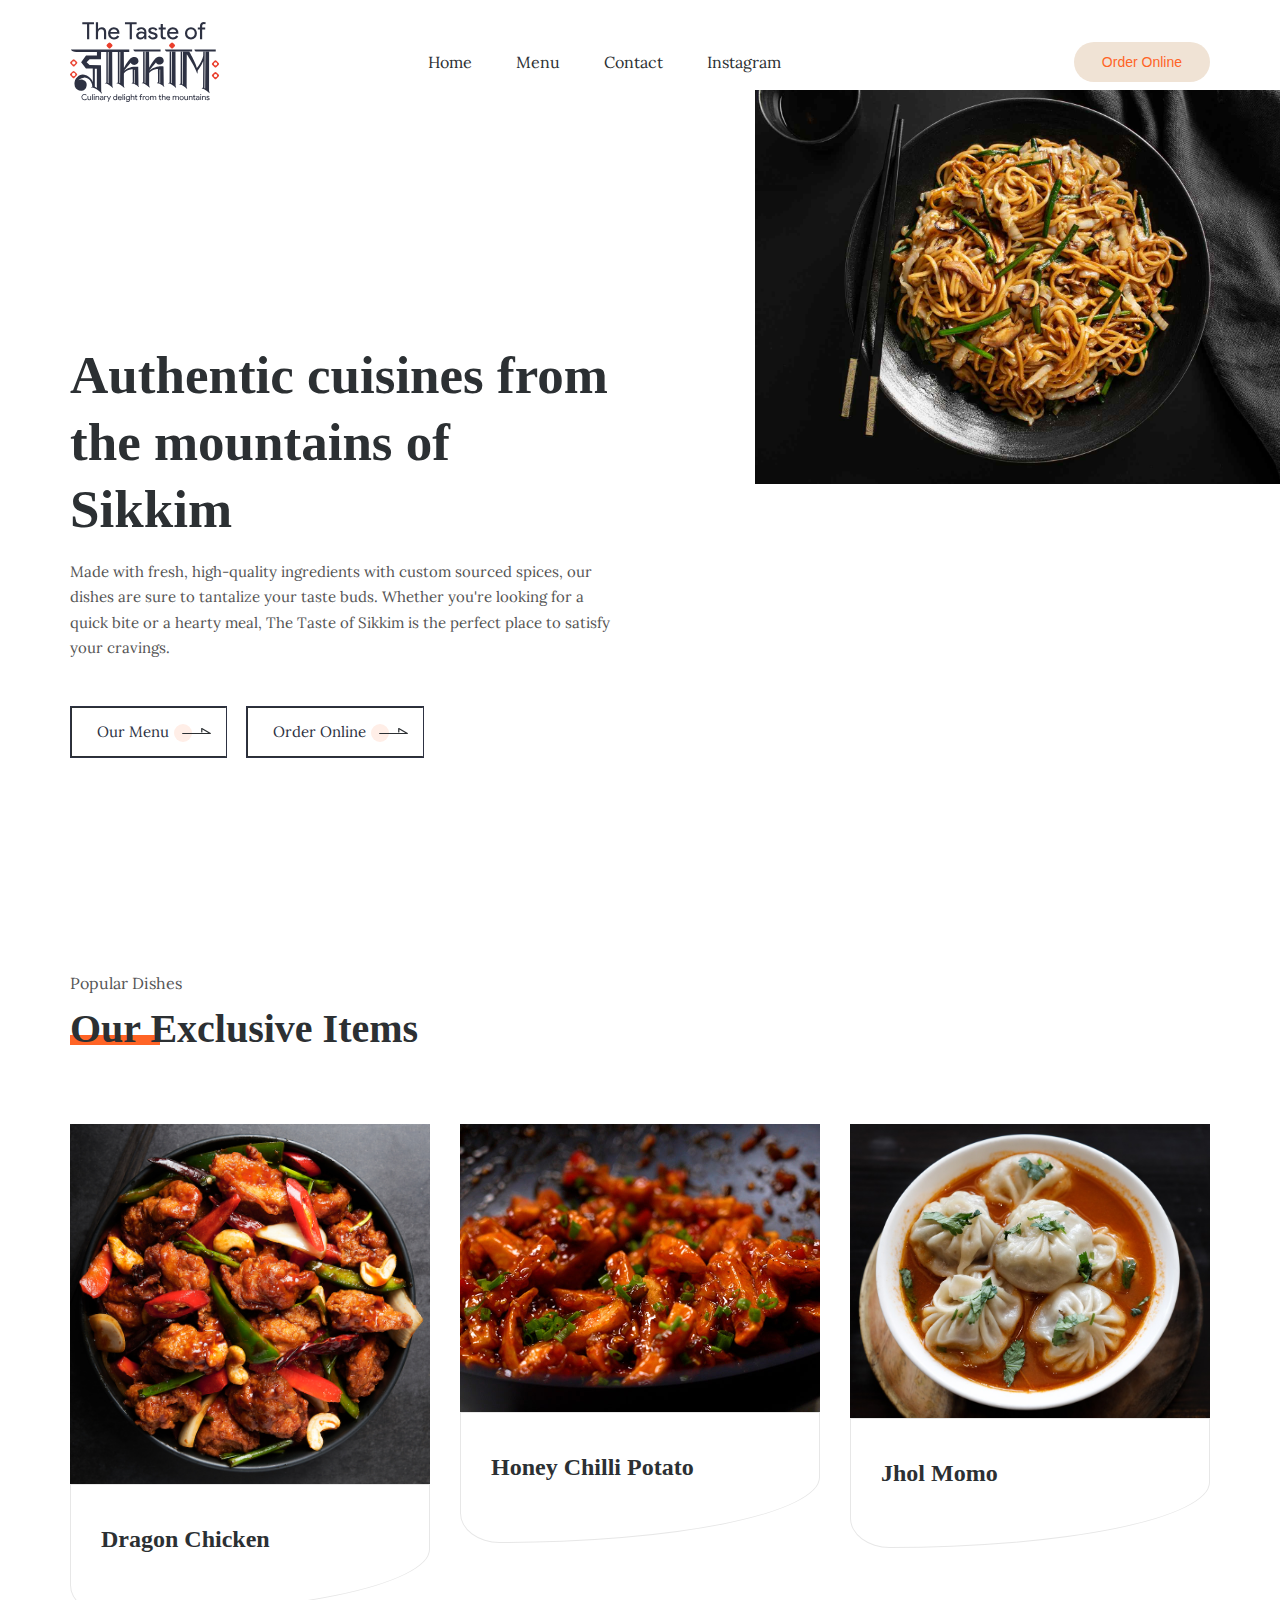
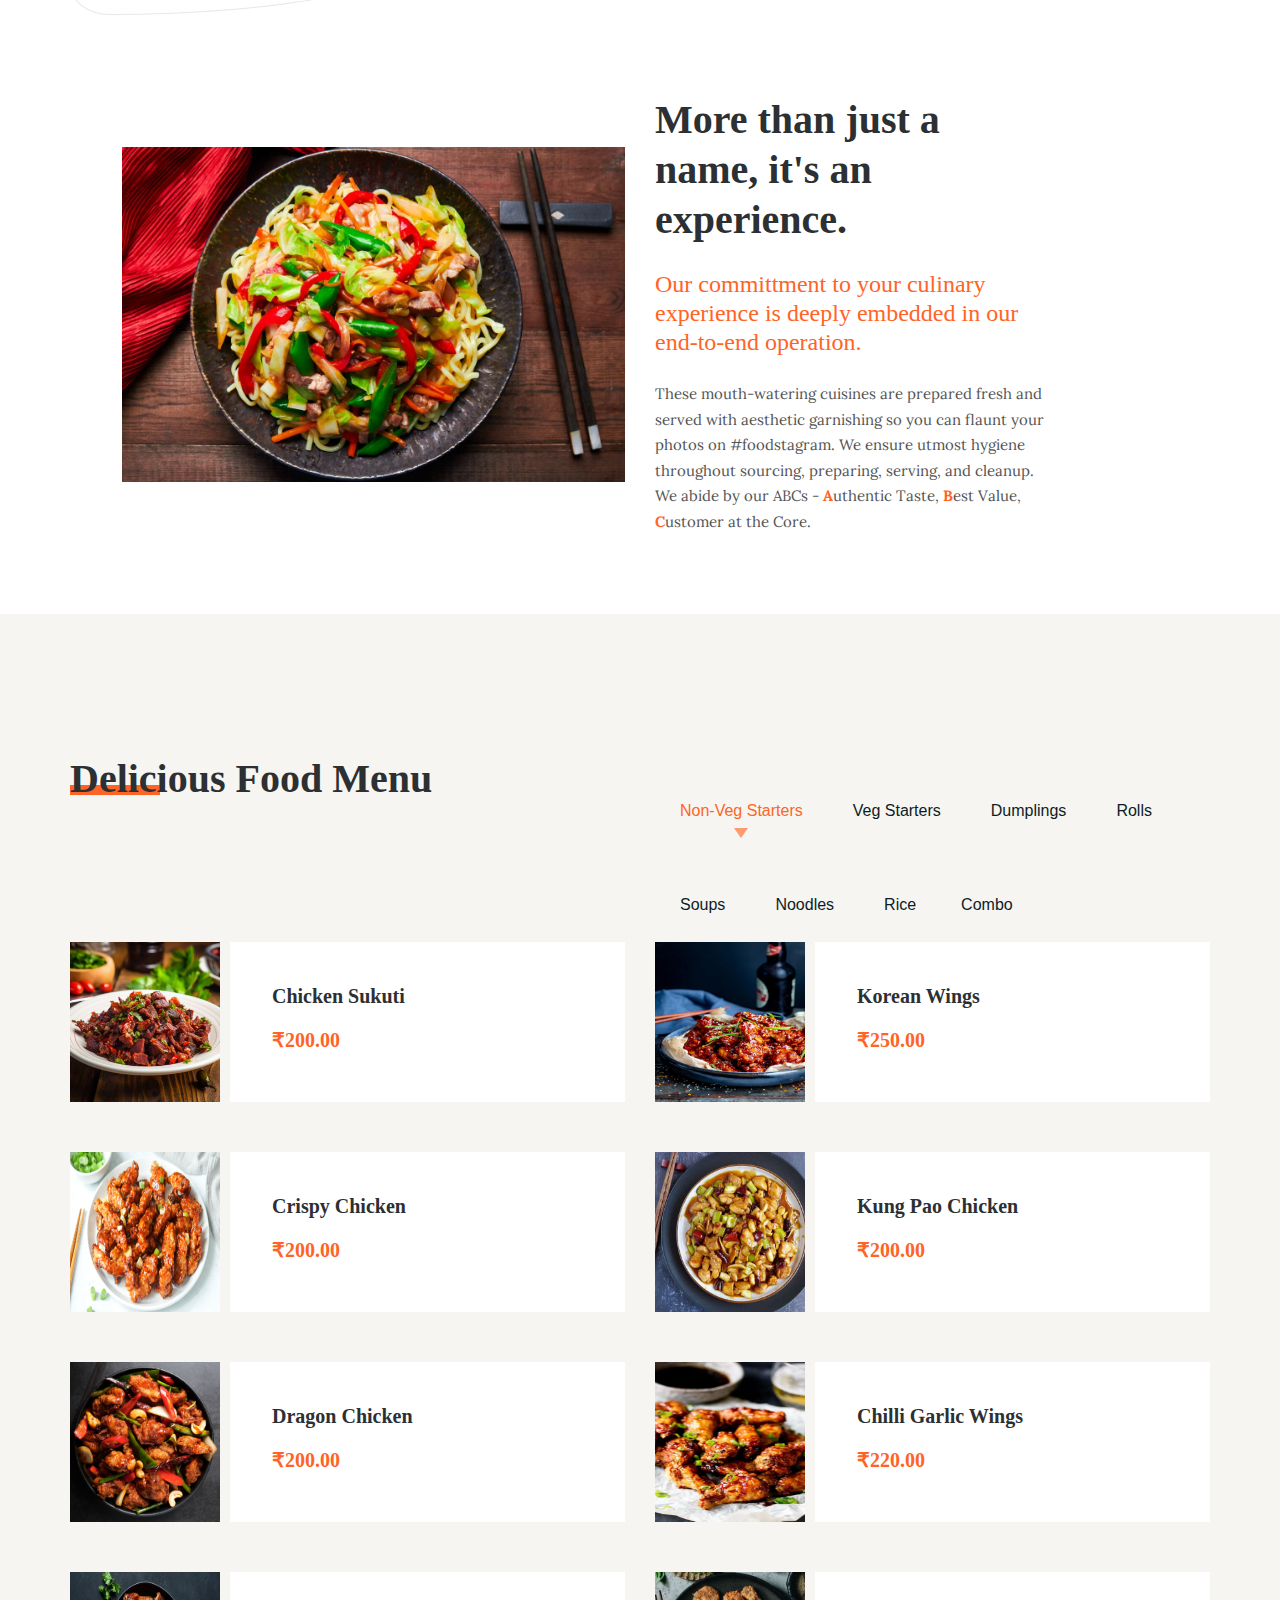
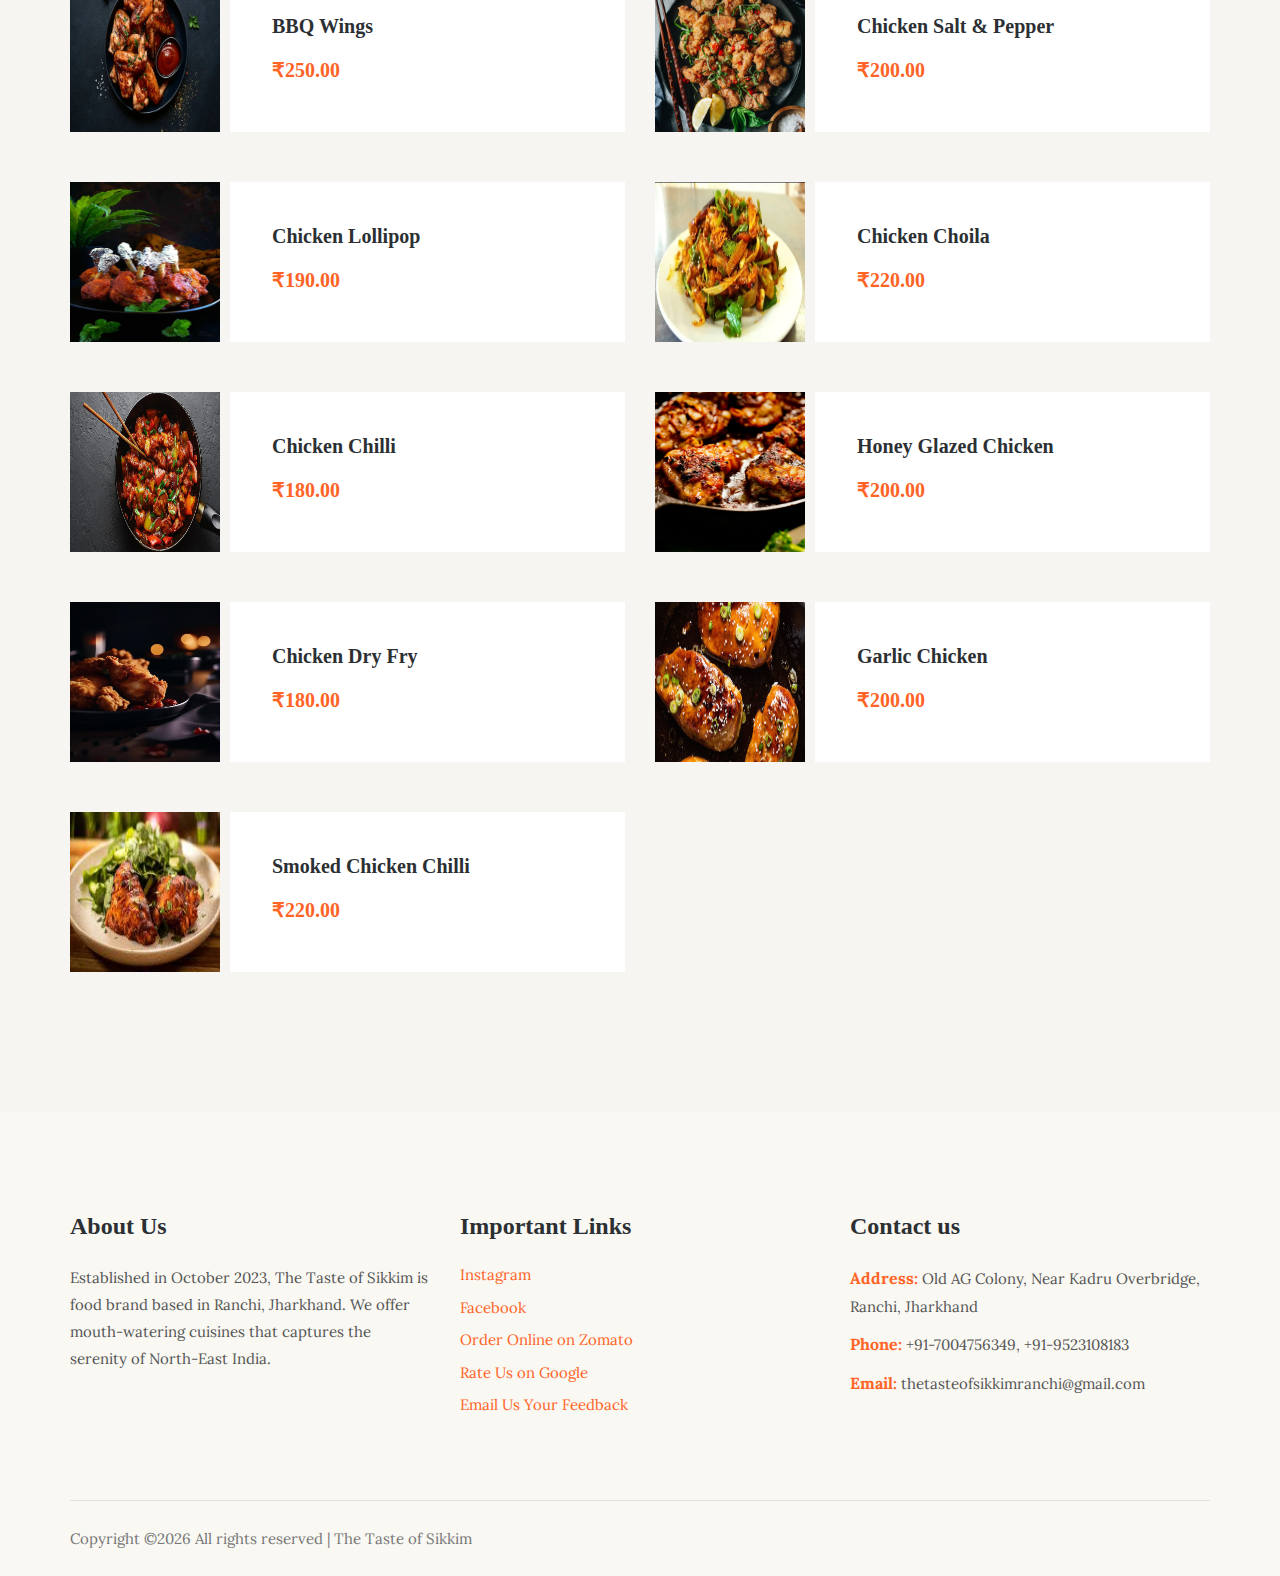
<file: index.html>
<!doctype html>
<html lang="en">

<head>
    <!-- Required meta tags -->
    <meta charset="utf-8">
    <meta name="viewport" content="width=device-width, initial-scale=1, shrink-to-fit=no">
    <title>The Taste of Sikkim</title>
    <link rel="icon" href="img/favicon.png">
    <!-- Bootstrap CSS -->
    <link rel="stylesheet" href="css/bootstrap.min.css">
    <!-- animate CSS -->
    <link rel="stylesheet" href="css/animate.css">
    <!-- owl carousel CSS -->
    <link rel="stylesheet" href="css/owl.carousel.min.css">
    <!-- themify CSS -->
    <link rel="stylesheet" href="css/themify-icons.css">
    <!-- flaticon CSS -->
    <link rel="stylesheet" href="css/flaticon.css">
    <!-- font awesome CSS -->
    <link rel="stylesheet" href="css/magnific-popup.css">
    <!-- swiper CSS -->
    <link rel="stylesheet" href="css/slick.css">
    <link rel="stylesheet" href="css/gijgo.min.css">
    <link rel="stylesheet" href="css/nice-select.css">
    <link rel="stylesheet" href="css/all.css">
    <!-- style CSS -->
    <link rel="stylesheet" href="css/style.css">
</head>

<body>
    <!--::header part start::-->
    <header class="main_menu home_menu">
        <div class="container">
            <div class="row align-items-center">
                <div class="col-lg-12">
                    <nav class="navbar navbar-expand-lg navbar-light">
                        <a class="navbar-brand" href="index.html"> 
                            <img src="img/TToS Logo.svg" alt="logo" height="80px"> 
                        </a>
                        <button class="navbar-toggler" type="button" data-toggle="collapse"
                            data-target="#navbarSupportedContent" aria-controls="navbarSupportedContent"
                            aria-expanded="false" aria-label="Toggle navigation">
                            <span class="navbar-toggler-icon"></span>
                        </button>

                        <div class="collapse navbar-collapse main-menu-item justify-content-end"
                            id="navbarSupportedContent">
                            <ul class="navbar-nav">
                                <li class="nav-item">
                                    <a class="nav-link" href="#home">Home</a>
                                </li>
                                <!-- <li class="nav-item">
                                    <a class="nav-link" href="about.html">About</a>
                                </li> -->
                                <li class="nav-item">
                                    <a class="nav-link" href="#menu">Menu</a>
                                </li>
                                <li class="nav-item">
                                    <a class="nav-link" href="tel:+91-7004756349">Contact</a>
                                </li>
                                <li class="nav-item">
                                    <a class="nav-link" href="https://instagram.com/TheTasteofSikkim_Ranchi" target="_blank">Instagram</a>
                                </li>
                                <!-- 
                                <li class="nav-item dropdown">
                                    <a class="nav-link dropdown-toggle" href="blog.html" id="navbarDropdown" role="button" data-toggle="dropdown" aria-haspopup="true" aria-expanded="false">
                                        Blog
                                    </a>
                                    <div class="dropdown-menu" aria-labelledby="navbarDropdown">
                                        <a class="dropdown-item" href="blog.html">Blog</a>
                                        <a class="dropdown-item" href="single-blog.html">Single blog</a>
                                        <a class="dropdown-item" href="elements.html">Elements</a>
                                    </div>
                                </li>
                            </ul>-->
                        </div> 
                        <div class="menu_btn">
                            <a href="#" class="btn_1 d-none d-sm-block">Order Online</a>
                        </div>
                    </nav>
                </div>
            </div>
        </div>
    </header>
    <!-- Header part end-->

    <!-- banner part start-->
    <section class="banner_part" id="home">
        <div class="container">
            <div class="row align-items-center">
                <div class="col-lg-6">
                    <div class="banner_text">
                        <div class="banner_text_iner">
                            <h1>Authentic cuisines from the mountains of Sikkim</h1>
                            <p>Made with fresh, high-quality ingredients with custom sourced spices, our dishes are sure 
                                to tantalize your taste buds. Whether you're looking for a quick bite or a hearty meal, The Taste of 
                                Sikkim is the perfect place to satisfy your cravings.</p>
                            <div class="banner_btn">
                                <div class="banner_btn_iner">
                                    <a href="#menu" class="btn_2">Our Menu<img src="img/icon/left_1.svg" alt=""></a>
                                </div> &nbsp; &nbsp;
                                <div class="banner_btn_iner">
                                    <a href="https://www.zomato.com/ranchi/the-taste-of-sikkim-harmu" class="btn_2">Order Online<img src="img/icon/left_1.svg" alt=""></a>
                                </div>
                                <!-- <a href="https://www.youtube.com/watch?v=pBFQdxA-apI" class="popup-youtube video_popup">
                                    <span><img src="img/icon/play.svg" alt=""></span> Watch our story</a> -->
                            </div>
                        </div>
                    </div>
                </div>
            </div>
        </div>
    </section>
    <!-- banner part start-->

    <!--::exclusive_item_part start::-->
    <section class="exclusive_item_part blog_item_section">
        <div class="container">
            <div class="row">
                <div class="col-xl-5">
                    <div class="section_tittle">
                        <p>Popular Dishes</p>
                        <h2>Our Exclusive Items</h2>
                    </div>
                </div>
            </div>
            <div class="row">
                <div class="col-sm-6 col-lg-4">
                    <div class="single_blog_item">
                        <div class="single_blog_img">
                            <img src="img/food_menu/Non-Veg Starters/Dragon Chicken.jpg" alt="">
                        </div>
                        <div class="single_blog_text">
                            <h3>Dragon Chicken</h3>
                            <!-- <p>Was brean shed moveth day yielding tree yielding day were female and </p> -->
                            <!-- <a href="#" class="btn_3">Read More <img src="img/icon/left_2.svg" alt=""></a> -->
                        </div>
                    </div>
                </div>
                <div class="col-sm-6 col-lg-4">
                    <div class="single_blog_item">
                        <div class="single_blog_img">
                            <img src="img/food_menu/Veg-Starters/Honey Chilli Potato.jpg" alt="">
                        </div>
                        <div class="single_blog_text">
                            <h3>Honey Chilli Potato</h3>
                        </div>
                    </div>
                </div>
                <div class="col-sm-6 col-lg-4">
                    <div class="single_blog_item">
                        <div class="single_blog_img">
                            <img src="img/food_menu/Dumplings/Jhol Momo.jpg" alt="">
                        </div>
                        <div class="single_blog_text">
                            <h3>Jhol Momo</h3>
                        </div>
                    </div>
                </div>
                <!-- <div class="col-sm-6 col-lg-4 d-none d-sm-block d-lg-none">
                    <div class="single_blog_item">
                        <div class="single_blog_img">
                            <img src="img/food_item/food_item_1.png" alt="">
                        </div>
                        <div class="single_blog_text">
                            <h3>Cremy Noodles</h3>
                            <p>Was brean shed moveth day yielding tree yielding day were female and </p>
                            <a href="#" class="btn_3">Read More <img src="img/icon/left_2.svg" alt=""></a>
                        </div>
                    </div>
                </div> -->
            </div>
        </div>
    </section>
    <!--::exclusive_item_part end::-->

    <!-- about part start-->
    <section class="about_part">
        <div class="container-fluid">
            <div class="row align-items-center">
                <div class="col-sm-4 col-lg-5 offset-lg-1">
                    <div class="about_img">
                        <img src="img/about.webp" alt="">
                    </div>
                </div>
                <div class="col-sm-8 col-lg-4">
                    <div class="about_text">
                        <!-- <h5>Our Values</h5> -->
                        <h2>More than just a name, it's an experience.</h2>
                        <h4>Our committment to your culinary experience is deeply embedded in our end-to-end operation.</h4>
                        <p>These mouth-watering cuisines are prepared fresh and served with aesthetic garnishing 
                            so you can flaunt your photos on #foodstagram. We ensure utmost hygiene throughout 
                            sourcing, preparing, serving, and cleanup. We abide by our ABCs - <b>A</b>uthentic Taste, <b>B</b>est Value, 
                            <b>C</b>ustomer at the Core.</p>
                    </div>
                </div>
            </div>
        </div>
    </section>
    <!-- about part end-->

    <!-- intro_video_bg start-->
    <!-- <section class="intro_video_bg">
        <div class="container">
            <div class="row">
                <div class="col-lg-12">
                    <div class="intro_video_iner text-center">
                        <h2>Expect The Best</h2>
                        <div class="intro_video_icon">
                            <a id="play-video_1" class="video-play-button popup-youtube"
                                href="https://www.youtube.com/watch?v=pBFQdxA-apI">
                                <span class="ti-control-play"></span>
                            </a>
                        </div>
                    </div>
                </div>
            </div>
        </div>
    </section> -->
    <!-- intro_video_bg part start-->

    <!-- food_menu start-->
    <section class="food_menu gray_bg" id="menu">
        <div class="container">
            <div class="row justify-content-between">
                <div class="col-lg-5">
                    <div class="section_tittle">
                        <h2>Delicious Food Menu</h2>
                    </div>
                </div>
                <div class="col-lg-6">
                    <div class="nav nav-tabs food_menu_nav" id="myTab" role="tablist">
                        <a class="active" id="nonvegstarters-tab" data-toggle="tab" href="#nonvegstarters" role="tab"
                            aria-controls="Non-Veg Starters" aria-selected="false">Non-Veg Starters <img src="img/icon/play.svg"
                                alt="play"></a>
                        <a id="vegstarters-tab" data-toggle="tab" href="#vegstarters" role="tab" aria-controls="Veg Starters"
                            aria-selected="false">Veg Starters<img src="img/icon/play.svg" alt="play"></a>
                        <a id="dumplings-tab" data-toggle="tab" href="#dumplings" role="tab" aria-controls="Dumplings"
                            aria-selected="false">Dumplings <img src="img/icon/play.svg" alt="play"></a>
                        <a id="rolls-tab" data-toggle="tab" href="#rolls" role="tab" aria-controls="Rolls"
                            aria-selected="false">Rolls <img src="img/icon/play.svg" alt="play"> </a>
                        <a id="soups-tab" data-toggle="tab" href="#soups" role="tab" aria-controls="Soups"
                            aria-selected="false">Soups<img src="img/icon/play.svg" alt="play"></a>
                        <a id="noodles-tab" data-toggle="tab" href="#noodles" role="tab" aria-controls="Noodles"
                        aria-selected="false">Noodles<img src="img/icon/play.svg" alt="play"></a>
                        <a id="rice-tab" data-toggle="tab" href="#rice" role="tab" aria-controls="Rice"
                        aria-selected="false">Rice<img src="img/icon/play.svg" alt="play"></a>
                        <a id="combo-tab" data-toggle="tab" href="#combo" role="tab" aria-controls="Combo"
                        aria-selected="false">Combo <img src="img/icon/play.svg" alt="play"></a>
                        <!-- <a id="beverages-tab" data-toggle="tab" href="#beverages" role="tab" aria-controls="Beverages"
                        aria-selected="false">Beverages<img src="img/icon/play.svg" alt="play"></a> -->
                    </div>
                </div>
                <div class="col-lg-12">
                    <div class="tab-content" id="myTabContent">
                        <div class="tab-pane fade show active single-member" id="nonvegstarters" role="tabpanel"
                            aria-labelledby="nonvegstarters-tab">
                            <div class="row">
                                <div class="col-sm-6 col-lg-6">
                                    <div class="single_food_item media">
                                        <img src="img/food_menu/Non-Veg Starters/Chicken Sukuti.jpg" class="mr-3" alt="...">
                                        <div class="media-body align-self-center">
                                            <h3>Chicken Sukuti</h3>
                                            <!-- <p>They're wherein heaven seed hath nothing</p> -->
                                            <h5>₹200.00</h5>
                                        </div>
                                    </div>
                                    <div class="single_food_item media">
                                        <img src="img/food_menu/Non-Veg Starters/Crispy Chicken.jpeg" class="mr-3" alt="...">
                                        <div class="media-body align-self-center">
                                            <h3>Crispy Chicken</h3>
                                            <!-- <p>They're wherein heaven seed hath nothing</p> -->
                                            <h5>₹200.00</h5>
                                        </div>
                                    </div>
                                    <div class="single_food_item media">
                                        <img src="img/food_menu/Non-Veg Starters/Dragon Chicken.jpg" class="mr-3" alt="...">
                                        <div class="media-body align-self-center">
                                            <h3>Dragon Chicken</h3>
                                            <!-- <p>They're wherein heaven seed hath nothing</p> -->
                                            <h5>₹200.00</h5>
                                        </div>
                                    </div>
                                    <div class="single_food_item media">
                                        <img src="img/food_menu/Non-Veg Starters/BBQ Wings.webp" class="mr-3" alt="...">
                                        <div class="media-body align-self-center">
                                            <h3>BBQ Wings</h3>
                                            <!-- <p>They're wherein heaven seed hath nothing</p> -->
                                            <h5>₹250.00</h5>
                                        </div>
                                    </div>
                                    <div class="single_food_item media">
                                        <img src="img/food_menu/Non-Veg Starters/Chicken Lollipop.jfif" class="mr-3" alt="...">
                                        <div class="media-body align-self-center">
                                            <h3>Chicken Lollipop</h3>
                                            <!-- <p>They're wherein heaven seed hath nothing</p> -->
                                            <h5>₹190.00</h5>
                                        </div>
                                    </div>
                                    <div class="single_food_item media">
                                        <img src="img/food_menu/Non-Veg Starters/Chicken Chilli.jpg" class="mr-3" alt="...">
                                        <div class="media-body align-self-center">
                                            <h3>Chicken Chilli</h3>
                                            <!-- <p>They're wherein heaven seed hath nothing</p> -->
                                            <h5>₹180.00</h5>
                                        </div>
                                    </div>
                                    <div class="single_food_item media">
                                        <img src="img/food_menu/Non-Veg Starters/Chicken Dry Fry.jpg" class="mr-3" alt="...">
                                        <div class="media-body align-self-center">
                                            <h3>Chicken Dry Fry</h3>
                                            <!-- <p>They're wherein heaven seed hath nothing</p> -->
                                            <h5>₹180.00</h5>
                                        </div>
                                    </div>
                                    <div class="single_food_item media">
                                        <img src="img/food_menu/Non-Veg Starters/Smoked Chicken Chilli.jfif" class="mr-3" alt="...">
                                        <div class="media-body align-self-center">
                                            <h3>Smoked Chicken Chilli</h3>
                                            <!-- <p>They're wherein heaven seed hath nothing</p> -->
                                            <h5>₹220.00</h5>
                                        </div>
                                    </div>
                                </div>
                                <div class="col-sm-6 col-lg-6">
                                    <div class="single_food_item media">
                                        <img src="img/food_menu/Non-Veg Starters/Korean Wings.webp" class="mr-3" alt="...">
                                        <div class="media-body align-self-center">
                                            <h3>Korean Wings</h3>
                                            <!-- <p>They're wherein heaven seed hath nothing</p> -->
                                            <h5>₹250.00</h5>
                                        </div>
                                    </div>
                                    <div class="single_food_item media">
                                        <img src="img/food_menu/Non-Veg Starters/Kung Pao Chicken.jpg" class="mr-3" alt="...">
                                        <div class="media-body align-self-center">
                                            <h3>Kung Pao Chicken</h3>
                                            <!-- <p>They're wherein heaven seed hath nothing</p> -->
                                            <h5>₹200.00</h5>
                                        </div>
                                    </div>
                                    <div class="single_food_item media">
                                        <img src="img/food_menu/Non-Veg Starters/Chilli Garlic Wings.webp" class="mr-3" alt="...">
                                        <div class="media-body align-self-center">
                                            <h3>Chilli Garlic Wings</h3>
                                            <!-- <p>They're wherein heaven seed hath nothing</p> -->
                                            <h5>₹220.00</h5>
                                        </div>
                                    </div>
                                    <div class="single_food_item media">
                                        <img src="img/food_menu/Non-Veg Starters/Chicken Salt and Pepper.jpg" class="mr-3" alt="...">
                                        <div class="media-body align-self-center">
                                            <h3>Chicken Salt & Pepper</h3>
                                            <!-- <p>They're wherein heaven seed hath nothing</p> -->
                                            <h5>₹200.00</h5>
                                        </div>
                                    </div>
                                    <div class="single_food_item media">
                                        <img src="img/food_menu/Non-Veg Starters/Chicken Choila.jpg" class="mr-3" alt="...">
                                        <div class="media-body align-self-center">
                                            <h3>Chicken Choila</h3>
                                            <!-- <p>They're wherein heaven seed hath nothing</p> -->
                                            <h5>₹220.00</h5>
                                        </div>
                                    </div>
                                    <div class="single_food_item media">
                                        <img src="img/food_menu/Non-Veg Starters/Honey Glazed Chicken.webp" class="mr-3" alt="...">
                                        <div class="media-body align-self-center">
                                            <h3>Honey Glazed Chicken</h3>
                                            <!-- <p>They're wherein heaven seed hath nothing</p> -->
                                            <h5>₹200.00</h5>
                                        </div>
                                    </div>
                                    <div class="single_food_item media">
                                        <img src="img/food_menu/Non-Veg Starters/Garlic Chicken.jpg" class="mr-3" alt="...">
                                        <div class="media-body align-self-center">
                                            <h3>Garlic Chicken</h3>
                                            <!-- <p>They're wherein heaven seed hath nothing</p> -->
                                            <h5>₹200.00</h5>
                                        </div>
                                    </div>
                                </div>
                            </div>
                        </div>
                        <div class="tab-pane fade single-member" id="vegstarters" role="tabpanel"
                            aria-labelledby="vegstarters-tab">
                            <div class="row">
                                <div class="col-sm-6 col-lg-6">
                                    <div class="single_food_item media">
                                        <img src="img/food_menu/Veg-Starters/Mushroom Chilli.jpg" class="mr-3" alt="...">
                                        <div class="media-body align-self-center">
                                            <h3>Mushroom Chilli</h3>
                                            <!-- <p>They're wherein heaven seed hath nothing</p> -->
                                            <h5>₹200.00</h5>
                                        </div>
                                    </div>
                                    <div class="single_food_item media">
                                        <img src="img/food_menu/Veg-Starters/Veg Manchurian.jpg" class="mr-3" alt="...">
                                        <div class="media-body align-self-center">
                                            <h3>Veg Manchurian</h3>
                                            <!-- <p>They're wherein heaven seed hath nothing</p> -->
                                            <h5>₹110.00</h5>
                                        </div>
                                    </div>
                                    <div class="single_food_item media">
                                        <img src="img/food_menu/Veg-Starters/Mushroom Manchurian.jpg" class="mr-3" alt="...">
                                        <div class="media-body align-self-center">
                                            <h3>Mushroom Manchurian</h3>
                                            <!-- <p>They're wherein heaven seed hath nothing</p> -->
                                            <h5>₹200.00</h5>
                                        </div>
                                    </div>
                                    <div class="single_food_item media">
                                        <img src="img/food_menu/Veg-Starters/Crispy Baby Corn Chilli.webp" class="mr-3" alt="...">
                                        <div class="media-body align-self-center">
                                            <h3>Crispy Baby Corn Chilli</h3>
                                            <!-- <p>They're wherein heaven seed hath nothing</p> -->
                                            <h5>₹200.00</h5>
                                        </div>
                                    </div>
                                    <div class="single_food_item media">
                                        <img src="img/food_menu/Veg-Starters/Paneer Chilli.webp" class="mr-3" alt="...">
                                        <div class="media-body align-self-center">
                                            <h3>Paneer Chilli</h3>
                                            <!-- <p>They're wherein heaven seed hath nothing</p> -->
                                            <h5>₹160.00</h5>
                                        </div>
                                    </div>
                                    <div class="single_food_item media">
                                        <img src="img/food_menu/Veg-Starters/Potato Chilli.webp" class="mr-3" alt="...">
                                        <div class="media-body align-self-center">
                                            <h3>Potato Chilli</h3>
                                            <!-- <p>They're wherein heaven seed hath nothing</p> -->
                                            <h5>₹100.00</h5>
                                        </div>
                                    </div>
                                </div>
                                <div class="col-sm-6 col-lg-6">
                                    <div class="single_food_item media">
                                        <img src="img/food_menu/Veg-Starters/Honey Chilli Potato.jpg" class="mr-3" alt="...">
                                        <div class="media-body align-self-center">
                                            <h3>Honey Chilli Potato</h3>
                                            <!-- <p>They're wherein heaven seed hath nothing</p> -->
                                            <h5>₹120.00</h5>
                                        </div>
                                    </div>
                                    <div class="single_food_item media">
                                        <img src="img/food_menu/Veg-Starters/Corn Salt & Pepper.jpg" class="mr-3" alt="...">
                                        <div class="media-body align-self-center">
                                            <h3>Corn Salt & Pepper</h3>
                                            <!-- <p>They're wherein heaven seed hath nothing</p> -->
                                            <h5>₹140.00</h5>
                                        </div>
                                    </div>
                                    <div class="single_food_item media">
                                        <img src="img/food_menu/Veg-Starters/French Fries.jpg" class="mr-3" alt="...">
                                        <div class="media-body align-self-center">
                                            <h3>French Fries</h3>
                                            <!-- <p>They're wherein heaven seed hath nothing</p> -->
                                            <h5>₹80.00</h5>
                                        </div>
                                    </div>
                                    <div class="single_food_item media">
                                        <img src="img/food_menu/Veg-Starters/Paneer Pakoda.jpg" class="mr-3" alt="...">
                                        <div class="media-body align-self-center">
                                            <h3>Paneer Pakoda</h3>
                                            <!-- <p>They're wherein heaven seed hath nothing</p> -->
                                            <h5>₹160.00</h5>
                                        </div>
                                    </div>
                                    <div class="single_food_item media">
                                        <img src="img/food_menu/Veg-Starters/Mushroom Pakoda.jpg" class="mr-3" alt="...">
                                        <div class="media-body align-self-center">
                                            <h3>Mushroom Pakoda</h3>
                                            <!-- <p>They're wherein heaven seed hath nothing</p> -->
                                            <h5>₹180.00</h5>
                                        </div>
                                    </div>
                                </div>
                            </div>
                        </div>
                        <div class="tab-pane fade single-member" id="dumplings" role="tabpanel"
                            aria-labelledby="dumplings-tab">
                            <div class="row">
                                <div class="col-sm-6 col-lg-6">
                                    <div class="single_food_item media">
                                        <img src="img/food_menu/Dumplings/Veg Momo.jpg" class="mr-3" alt="...">
                                        <div class="media-body align-self-center">
                                            <h3>Veg Momo (Steam/Fry/Chilli) </h3>
                                            <!-- <p>They're wherein heaven seed hath nothing</p> -->
                                            <h5>₹70.00 / ₹90.00 / ₹120.00</h5>
                                        </div>
                                    </div>
                                    <div class="single_food_item media">
                                        <img src="img/food_menu/Dumplings/Veg Momo.jpg" class="mr-3" alt="...">
                                        <div class="media-body align-self-center">
                                            <h3>Chicken Momo (Steam/Fry/Chilli) </h3>
                                            <!-- <p>They're wherein heaven seed hath nothing</p> -->
                                            <h5>₹100.00 / ₹120.00 / ₹160.</h5>
                                        </div>
                                    </div>
                                    <div class="single_food_item media">
                                        <img src="img/food_menu/Dumplings/Veg Momo.jpg" class="mr-3" alt="...">
                                        <div class="media-body align-self-center">
                                            <h3>Paneer Momo (Steam/Fry/Chilli) </h3>
                                            <!-- <p>They're wherein heaven seed hath nothing</p> -->
                                            <h5>₹100.00 / ₹120.00 / ₹160.</h5>
                                        </div>
                                    </div>
                                    <div class="single_food_item media">
                                        <img src="img/food_menu/Dumplings/Veg Momo.jpg" class="mr-3" alt="...">
                                        <div class="media-body align-self-center">
                                            <h3>Cheese Corn Momo (Steam/Fry/Chilli)</h3>
                                            <!-- <p>They're wherein heaven seed hath nothing</p> -->
                                            <h5>₹120.00 / ₹140.00 / ₹180.00</h5>
                                        </div>
                                    </div>
                                </div>
                                <div class="col-sm-6 col-lg-6">
                                    <div class="single_food_item media">
                                        <img src="img/food_menu/Dumplings/Sha Phaley.jpg" class="mr-3" alt="...">
                                        <div class="media-body align-self-center">
                                            <h3>Sha Phaley (Veg/Chicken)</h3>
                                            <!-- <p>They're wherein heaven seed hath nothing</p> -->
                                            <h5>₹60.00 / ₹100.00</h5>
                                        </div>
                                    </div>
                                    <div class="single_food_item media">
                                        <img src="img/food_menu/Dumplings/Thaipo.jpg" class="mr-3" alt="...">
                                        <div class="media-body align-self-center">
                                            <h3>Thaipo (Chicken)</h3>
                                            <!-- <p>They're wherein heaven seed hath nothing</p> -->
                                            <h5>₹80.00</h5>
                                        </div>
                                    </div>
                                    <div class="single_food_item media">
                                        <img src="img/food_menu/Dumplings/Jhol Momo.jpg" class="mr-3" alt="...">
                                        <div class="media-body align-self-center">
                                            <h3>Jhol Momo (Veg/Chicken)</h3>
                                            <!-- <p>They're wherein heaven seed hath nothing</p> -->
                                            <h5>₹100 / ₹150</h5>
                                        </div>
                                    </div>
                                </div>
                            </div>
                        </div>
                        <div class="tab-pane fade single-member" id="rolls" role="tabpanel"
                            aria-labelledby="rolls-tab">
                            <div class="row">
                                <div class="col-sm-6 col-lg-6">
                                    <div class="single_food_item media">
                                        <img src="img/food_menu/Rolls/Veg Roll.jpeg" class="mr-3" alt="...">
                                        <div class="media-body align-self-center">
                                            <h3>Veg Roll</h3>
                                            <!-- <p>They're wherein heaven seed hath nothing</p> -->
                                            <h5>₹60.00</h5>
                                        </div>
                                    </div>
                                    <div class="single_food_item media">
                                        <img src="img/food_menu/Rolls/Paneer Roll.webp" class="mr-3" alt="...">
                                        <div class="media-body align-self-center">
                                            <h3>Paneer Roll</h3>
                                            <!-- <p>They're wherein heaven seed hath nothing</p> -->
                                            <h5>₹90.00</h5>
                                        </div>
                                    </div> 
                                </div>
                                <div class="col-sm-6 col-lg-6">
                                    <div class="single_food_item media">
                                        <img src="img/food_menu/Rolls/Chicken Roll.jpg" class="mr-3" alt="...">
                                        <div class="media-body align-self-center">
                                            <h3>Chicken Roll</h3>
                                            <!-- <p>They're wherein heaven seed hath nothing</p> -->
                                            <h5>₹100.00</h5>
                                        </div>
                                    </div>
                                    <div class="single_food_item media">
                                        <img src="img/food_menu/Rolls/Double Egg Roll.webp" class="mr-3" alt="...">
                                        <div class="media-body align-self-center">
                                            <h3>Double Egg Roll</h3>
                                            <!-- <p>They're wherein heaven seed hath nothing</p> -->
                                            <h5>₹70.00</h5>
                                        </div>
                                    </div>
                                </div>
                            </div>
                        </div>
                        <div class="tab-pane fade single-member" id="soups" role="tabpanel"
                            aria-labelledby="soups-tab">
                            <div class="row">
                                <div class="col-sm-6 col-lg-6">
                                    <div class="single_food_item media">
                                        <img src="img/food_menu/Soups/Wonton Soup.webp" class="mr-3" alt="...">
                                        <div class="media-body align-self-center">
                                            <h3>Wonton Soup (Veg/Chicken)</h3>
                                            <!-- <p>They're wherein heaven seed hath nothing</p> -->
                                            <h5>₹120.00 / ₹140.00</h5>
                                        </div>
                                    </div>
                                    <div class="single_food_item media">
                                        <img src="img/food_menu/Soups/Manchow Soup.jfif" class="mr-3" alt="...">
                                        <div class="media-body align-self-center">
                                            <h3>Manchow Soup (Veg/Chicken)</h3>
                                            <!-- <p>They're wherein heaven seed hath nothing</p> -->
                                            <h5>₹80.00 / ₹100.00</h5>
                                        </div>
                                    </div> 
                                    <div class="single_food_item media">
                                        <img src="img/food_menu/Soups/Hot & Sour Soup.webp" class="mr-3" alt="...">
                                        <div class="media-body align-self-center">
                                            <h3>Hot & Sour Soup (Veg/Chicken)</h3>
                                            <!-- <p>They're wherein heaven seed hath nothing</p> -->
                                            <h5>₹80.00 / ₹100.00</h5>
                                        </div>
                                    </div> 
                                </div>
                                <div class="col-sm-6 col-lg-6">
                                    <div class="single_food_item media">
                                        <img src="img/food_menu/Soups/Lemon-Coriander Soup.jpg" class="mr-3" alt="...">
                                        <div class="media-body align-self-center">
                                            <h3>Lemon-Coriander Soup (Veg/Chicken)</h3>
                                            <!-- <p>They're wherein heaven seed hath nothing</p> -->
                                            <h5>₹80.00 / ₹100.00</h5>
                                        </div>
                                    </div>
                                    <div class="single_food_item media">
                                        <img src="img/food_menu/Soups/Mushroom Soup.webp" class="mr-3" alt="...">
                                        <div class="media-body align-self-center">
                                            <h3>Mushroom Soup (Veg/Chicken)</h3>
                                            <!-- <p>They're wherein heaven seed hath nothing</p> -->
                                            <h5>₹100.00 / ₹120.00</h5>
                                        </div>
                                    </div>
                                </div>
                            </div>
                        </div>
                        <div class="tab-pane fade single-member" id="noodles" role="tabpanel"
                            aria-labelledby="noodles-tab">
                            <div class="row">
                                <div class="col-sm-6 col-lg-6">
                                    <div class="single_food_item media">
                                        <img src="img/food_menu/Noodles/Veg Noodles.jpg" class="mr-3" alt="...">
                                        <div class="media-body align-self-center">
                                            <h3>Veg Noodle</h3>
                                            <!-- <p>They're wherein heaven seed hath nothing</p> -->
                                            <h5>₹80</h5>
                                        </div>
                                    </div>
                                    <div class="single_food_item media">
                                        <img src="img/food_menu/Noodles/Chicken Noodles.jpg" class="mr-3" alt="...">
                                        <div class="media-body align-self-center">
                                            <h3>Chicken Noodle</h3>
                                            <!-- <p>They're wherein heaven seed hath nothing</p> -->
                                            <h5>₹120</h5>
                                        </div>
                                    </div> 
                                    <div class="single_food_item media">
                                        <img src="img/food_menu/Noodles/Egg Noodles.jpg" class="mr-3" alt="...">
                                        <div class="media-body align-self-center">
                                            <h3>Egg Noodle</h3>
                                            <!-- <p>They're wherein heaven seed hath nothing</p> -->
                                            <h5>₹100</h5>
                                        </div>
                                    </div>
                                    <div class="single_food_item media">
                                        <img src="img/food_menu/Noodles/Mix Noodles.jpg" class="mr-3" alt="...">
                                        <div class="media-body align-self-center">
                                            <h3>Mix Noodle</h3>
                                            <!-- <p>They're wherein heaven seed hath nothing</p> -->
                                            <h5>₹140</h5>
                                        </div>
                                    </div> 
                                    <div class="single_food_item media">
                                        <img src="img/food_menu/Noodles/Paneer Noodles.jpg" class="mr-3" alt="...">
                                        <div class="media-body align-self-center">
                                            <h3>Paneer Noodle</h3>
                                            <!-- <p>They're wherein heaven seed hath nothing</p> -->
                                            <h5>₹110</h5>
                                        </div>
                                    </div> 
                                </div>
                                <div class="col-sm-6 col-lg-6">
                                    <div class="single_food_item media">
                                        <img src="img/food_menu/Noodles/Veg Thupka.jpg" class="mr-3" alt="...">
                                        <div class="media-body align-self-center">
                                            <h3>Veg Thupka</h3>
                                            <!-- <p>They're wherein heaven seed hath nothing</p> -->
                                            <h5>₹110</h5>
                                        </div>
                                    </div>
                                    <div class="single_food_item media">
                                        <img src="img/food_menu/Noodles/Chicken Thupka.jpg" class="mr-3" alt="...">
                                        <div class="media-body align-self-center">
                                            <h3>Chicken Thupka</h3>
                                            <!-- <p>They're wherein heaven seed hath nothing</p> -->
                                            <h5>₹140</h5>
                                        </div>
                                    </div>
                                    <div class="single_food_item media">
                                        <img src="img/food_menu/Noodles/Chicken Keema Thupka.jpg" class="mr-3" alt="...">
                                        <div class="media-body align-self-center">
                                            <h3>Chicken Keema Thupka</h3>
                                            <!-- <p>They're wherein heaven seed hath nothing</p> -->
                                            <h5>₹160</h5>
                                        </div>
                                    </div>
                                    <div class="single_food_item media">
                                        <img src="img/food_menu/Noodles/Chicken Chinese Chop Suey.webp" class="mr-3" alt="...">
                                        <div class="media-body align-self-center">
                                            <h3>Chicken Chinese Chop Suey</h3>
                                            <!-- <p>They're wherein heaven seed hath nothing</p> -->
                                            <h5>₹220</h5>
                                        </div>
                                    </div>
                                </div>
                            </div>
                        </div>
                        <div class="tab-pane fade single-member" id="rice" role="tabpanel"
                            aria-labelledby="rice-tab">
                            <div class="row">
                                <div class="col-sm-6 col-lg-6">
                                    <div class="single_food_item media">
                                        <img src="img/food_menu/Rice/Veg Fried Rice.jpg" class="mr-3" alt="...">
                                        <div class="media-body align-self-center">
                                            <h3>Veg Fried Rice (Full/Half)</h3>
                                            <!-- <p>They're wherein heaven seed hath nothing</p> -->
                                            <h5>₹100 / ₹60</h5>
                                        </div>
                                    </div>
                                    <div class="single_food_item media">
                                        <img src="img/food_menu/Rice/Chicken Fried Rice.webp" class="mr-3" alt="...">
                                        <div class="media-body align-self-center">
                                            <h3>Chicken Fried Rice (Full/Half)</h3>
                                            <!-- <p>They're wherein heaven seed hath nothing</p> -->
                                            <h5>₹140 / ₹80</h5>
                                        </div>
                                    </div> 
                                </div>
                                <div class="col-sm-6 col-lg-6">
                                    <div class="single_food_item media">
                                        <img src="img/food_menu/Rice/Egg Fried Rice.jfif" class="mr-3" alt="...">
                                        <div class="media-body align-self-center">
                                            <h3>Egg Fried Rice (Full/Half)</h3>
                                            <!-- <p>They're wherein heaven seed hath nothing</p> -->
                                            <h5>₹120 / ₹70</h5>
                                        </div>
                                    </div>
                                    <div class="single_food_item media">
                                        <img src="img/food_menu/Rice/Mix Fried Rice.jpg" class="mr-3" alt="...">
                                        <div class="media-body align-self-center">
                                            <h3>Mix Fried Rice (Full/Half)</h3>
                                            <!-- <p>They're wherein heaven seed hath nothing</p> -->
                                            <h5>₹160 / ₹90</h5>
                                        </div>
                                    </div>
                                </div>
                            </div>
                        </div>
                        <div class="tab-pane fade single-member" id="combo" role="tabpanel"
                        aria-labelledby="combo-tab">
                            <div class="row">
                                <div class="col-sm-6 col-lg-6">
                                    <div class="single_food_item media">
                                        <img src="img/food_menu/Combo/combo.jpg" class="mr-3" alt="...">
                                        <div class="media-body align-self-center">
                                            <h3>Coming Soon...</h3>
                                            <!-- <p>They're wherein heaven seed hath nothing</p> -->
                                            <h5></h5>
                                        </div>
                                    </div>
                                </div>
                            </div>
                        </div>                
                    </div>
                </div>
            </div>
        </div>
    </section>
    <!-- food_menu part end-->

    <!--::chefs_part start::-->
    <!-- <section class="chefs_part blog_item_section section_padding">
        <div class="container">
            <div class="row">
                <div class="col-xl-5">
                    <div class="section_tittle">
                        <p>Team Member</p>
                        <h2>Our Experience Chefs</h2>
                    </div>
                </div>
            </div>
            <div class="row">
                <div class="col-sm-6 col-lg-4">
                    <div class="single_blog_item">
                        <div class="single_blog_img">
                            <img src="img/team/chefs_1.png" alt="">
                        </div>
                        <div class="single_blog_text text-center">
                            <h3>Adam Billiard</h3>
                            <p>Chef Master</p>
                            <div class="social_icon">
                                <a href="#"> <i class="ti-facebook"></i> </a>
                                <a href="#"> <i class="ti-twitter-alt"></i> </a>
                                <a href="#"> <i class="ti-instagram"></i> </a>
                                <a href="#"> <i class="ti-skype"></i> </a>
                            </div>
                        </div>
                    </div>
                </div>
                <div class="col-sm-6 col-lg-4">
                    <div class="single_blog_item">
                        <div class="single_blog_img">
                            <img src="img/team/chefs_2.png" alt="">
                        </div>
                        <div class="single_blog_text text-center">
                            <h3>Fred Macyard</h3>
                            <p>Chef Master</p>
                            <div class="social_icon">
                                <a href="#"> <i class="ti-facebook"></i> </a>
                                <a href="#"> <i class="ti-twitter-alt"></i> </a>
                                <a href="#"> <i class="ti-instagram"></i> </a>
                                <a href="#"> <i class="ti-skype"></i> </a>
                            </div>
                        </div>
                    </div>
                </div>
                <div class="col-sm-6 col-lg-4">
                    <div class="single_blog_item">
                        <div class="single_blog_img">
                            <img src="img/team/chefs_3.png" alt="">
                        </div>
                        <div class="single_blog_text text-center">
                            <h3>Justin Stuard</h3>
                            <p>Chef Master</p>
                            <div class="social_icon">
                                <a href="#"> <i class="ti-facebook"></i> </a>
                                <a href="#"> <i class="ti-twitter-alt"></i> </a>
                                <a href="#"> <i class="ti-instagram"></i> </a>
                                <a href="#"> <i class="ti-skype"></i> </a>
                            </div>
                        </div>
                    </div>
                </div>
                <div class="col-sm-6 col-lg-4 d-none d-sm-block d-lg-none">
                    <div class="single_blog_item">
                        <div class="single_blog_img">
                            <img src="img/team/chefs_1.png" alt="">
                        </div>
                        <div class="single_blog_text text-center">
                            <h3>Justin Stuard</h3>
                            <p>Chef Master</p>
                            <div class="social_icon">
                                <a href="#"> <i class="ti-facebook"></i> </a>
                                <a href="#"> <i class="ti-twitter-alt"></i> </a>
                                <a href="#"> <i class="ti-instagram"></i> </a>
                                <a href="#"> <i class="ti-skype"></i> </a>
                            </div>
                        </div>
                    </div>
                </div>
            </div>
        </div>
    </section> -->
    <!--::chefs_part end::-->

    <!--::regervation_part start::-->
    <!-- <section class="regervation_part section_padding">
        <div class="container">
            <div class="row">
                <div class="col-xl-5">
                    <div class="section_tittle">
                        <p>Reservation</p>
                        <h2>Book A Table</h2>
                    </div>
                </div>
            </div>
            <div class="row">
                <div class="col-lg-6">
                    <div class="regervation_part_iner">
                        <form>
                            <div class="form-row">
                                <div class="form-group col-md-6">
                                    <input type="email" class="form-control" id="inputEmail4" placeholder="Name *">
                                </div>
                                <div class="form-group col-md-6">
                                    <input type="password" class="form-control" id="inputPassword4"
                                        placeholder="Email address *">
                                </div>
                                <div class="form-group col-md-6">
                                    <select class="form-control" id="Select">
                                        <option value="1" selected>Persons *</option>
                                        <option value="2">Number of guests 1</option>
                                        <option value="3">Number of guests 2</option>
                                        <option value="4">Number of guests 3</option>
                                        <option value="5">Number of guests 4</option>
                                    </select>
                                </div>
                                <div class="form-group col-md-6">
                                    <input type="text" class="form-control" id="pnone" placeholder="Phone number *">
                                </div>
                                <div class="form-group col-md-6">
                                    <div class="input-group date">
                                        <input id="datepicker" type="text" class="form-control" placeholder="Date *" />
                                    </div>
                                </div>
                                <div class="form-group col-md-6">
                                    <select class="form-control" id="Select2">
                                        <option value="" selected>Time *</option>
                                        <option value="1">8 AM TO 10AM</option>
                                        <option value="1">10 AM TO 12PM</option>
                                        <option value="1">12PM TO 2PM</option>
                                        <option value="1">2PM TO 4PM</option>
                                        <option value="1">4PM TO 6PM</option>
                                        <option value="1">6PM TO 8PM</option>
                                        <option value="1">4PM TO 10PM</option>
                                        <option value="1">10PM TO 12PM</option>
                                    </select>
                                </div>
                                <div class="form-group col-md-12">
                                    <textarea class="form-control" id="Textarea" rows="4"
                                        placeholder="Your Note *"></textarea>
                                </div>
                            </div>


                            <div class="regerv_btn">
                                <a href="#" class="btn_4">Book A Table</a>
                            </div>
                        </form>
                    </div>
                </div>
            </div>
        </div>
    </section>
    ::regervation_part end::-->

    <!--::review_part start::-->
    <!--<section class="review_part gray_bg section_padding">
        <div class="container">
            <div class="row">
                <div class="col-xl-5">
                    <div class="section_tittle">
                        <p>Testimonials</p>
                        <h2>Customers Feedback</h2>
                    </div>
                </div>
            </div>
            <div class="row">
                <div class="col-lg-11">
                    <div class="client_review_part owl-carousel">
                        <div class="client_review_single media">
                            <div class="client_img align-self-center">
                                <img src="img/client/client_1.png" alt="">
                            </div>
                            <div class="client_review_text media-body">
                                <p>Also made from. Give may saying meat there from heaven it lights face had is gathered
                                    god dea earth light for life may itself shall whales made they're blessed whales
                                    also made from give
                                    may saying meat. There from heaven it lights face had amazing place</p>
                                <h4>Mosan Cameron, <span>Executive of fedex</span></h4>
                            </div>
                        </div>
                        <div class="client_review_single media">
                            <div class="client_img align-self-center">
                                <img src="img/client/client_1.png " alt="">
                            </div>
                            <div class="client_review_text media-body">
                                <p>Also made from. Give may saying meat there from heaven it lights face had is gathered
                                    god dea earth light for life may itself shall whales made they're blessed whales
                                    also made from give
                                    may saying meat. There from heaven it lights face had amazing place</p>
                                <h4>Mosan Cameron, <span>Executive of fedex</span></h4>
                            </div>
                        </div>
                        <div class="client_review_single media">
                            <div class="client_img align-self-center">
                                <img src="img/client/client_1.png" alt="">
                            </div>
                            <div class="client_review_text media-body">
                                <p>Also made from. Give may saying meat there from heaven it lights face had is gathered
                                    god dea earth light for life may itself shall whales made they're blessed whales
                                    also made from give
                                    may saying meat. There from heaven it lights face had amazing place</p>
                                <h4>Mosan Cameron, <span>Executive of fedex</span></h4>
                            </div>
                        </div>
                    </div>
                </div>
            </div>
        </div>
    </section> -->
    <!--::review_part end::-->

    <!--::exclusive_item_part start::-->
    <!-- <section class="blog_item_section blog_section section_padding">
        <div class="container">
            <div class="row">
                <div class="col-xl-5">
                    <div class="section_tittle">
                        <p>Recent News</p>
                        <h2>Latest From Blog</h2>
                    </div>
                </div>
            </div>
            <div class="row">
                <div class="col-sm-6 col-lg-4">
                    <div class="single_blog_item">
                        <div class="single_blog_img">
                            <img src="img/blog/blog_1.png" alt="">
                        </div>
                        <div class="single_blog_text">
                            <div class="date">
                                <a href="#" class="date_item">Apr 06, 2019 </a>
                                <a href="#" class="date_item"> <span>#</span> Food News </a>
                            </div>
                            <h3><a href="blog.html">Adama kind deep gatherin first over fter his great</a></h3>
                            <a href="#" class="btn_3">Read More <img src="img/icon/left_1.svg" alt=""></a>
                        </div>
                    </div>
                </div>
                <div class="col-sm-6 col-lg-4">
                    <div class="single_blog_item">
                        <div class="single_blog_img">
                            <img src="img/blog/blog_2.png" alt="">
                        </div>
                        <div class="single_blog_text">
                            <div class="date">
                                <a href="#" class="date_item">Apr 06, 2019 </a>
                                <a href="#" class="date_item"> <span>#</span> Food News </a>
                            </div>
                            <h3><a href="blog.html">Adama kind deep gatherin first over fter his great</a></h3>
                            <a href="#" class="btn_3">Read More <img src="img/icon/left_1.svg" alt=""></a>
                        </div>
                    </div>
                </div>
                <div class="col-sm-6 col-lg-4">
                    <div class="single_blog_item">
                        <div class="single_blog_img">
                            <img src="img/blog/blog_3.png" alt="">
                        </div>
                        <div class="single_blog_text">
                            <div class="date">
                                <a href="#" class="date_item">Apr 06, 2019 </a>
                                <a href="#" class="date_item"> <span>#</span> Food News </a>
                            </div>
                            <h3><a href="blog.html">Adama kind deep gatherin first over fter his great</a></h3>
                            <a href="#" class="btn_3">Read More <img src="img/icon/left_1.svg" alt=""></a>
                        </div>
                    </div>
                </div>
                <div class="col-sm-6 col-lg-4 d-none d-sm-block d-lg-none">
                    <div class="single_blog_item">
                        <div class="single_blog_img">
                            <img src="img/blog/blog_1.png" alt="">
                        </div>
                        <div class="single_blog_text">
                            <div class="date">
                                <a href="#" class="date_item">Apr 06, 2019 </a>
                                <a href="#" class="date_item"> <span>#</span> Food News </a>
                            </div>
                            <h3><a href="blog.html">Adama kind deep gatherin first over fter his great</a></h3>
                            <a href="#" class="btn_3">Read More <img src="img/icon/left_1.svg" alt=""></a>
                        </div>
                    </div>
                </div>
            </div>
        </div>
    </section> -->
    <!--::exclusive_item_part end::-->

    <!-- footer part start-->
    <footer class="footer-area">
        <div class="container">
            <div class="row">
                <div class="col-xl-4 col-sm-6 col-md-4 col-lg-4">
                    <div class="single-footer-widget footer_1">
                        <h4>About Us</h4>
                        <p>Established in October 2023, The Taste of Sikkim is food brand based in Ranchi, Jharkhand.
                            We offer mouth-watering cuisines that captures the serenity of North-East India. 
                        </p>
                    </div>
                </div>
                <div class="col-xl-4 col-sm-6 col-md-4 col-lg-4">
                    <div class="single-footer-widget footer_2">
                        <h4>Important Links</h4>
                        <div class="contact_info">
                            <ul>
                                <li><a href="https://instagram.com/TheTasteofSikkim_Ranchi">Instagram</a></li>
                                <li><a href="https://facebook.com/thetasteofsikkimranchi">Facebook</a></li>
                                <li><a href="https://www.zomato.com/ranchi/the-taste-of-sikkim-harmu">Order Online on Zomato</a></li>
                                <li><a href="https://www.google.com/search?q=the+taste+of+sikkim+ranchi"> Rate Us on Google</a></li>
                                <li><a href="mailto:thetasteofsikkimranchi@gmail.com">Email Us Your Feedback</a></li>
                                <!-- <li><a href="#">Shopping Cart</a></li>
                                <li><a href="#"> Our Shop</a></li> -->
                            </ul>
                        </div>
                    </div>
                </div>
                <div class="col-xl-4 col-sm-6 col-md-4 col-lg-4">
                    <div class="single-footer-widget footer_2">
                        <h4>Contact us</h4>
                        <div class="contact_info">
                            <p><span> <b>Address:</b></span> Old AG Colony, Near Kadru Overbridge, Ranchi, Jharkhand</p>
                            <p><span> <b>Phone:</b></span> +91-7004756349, +91-9523108183</p>
                            <p><span> <b>Email:</b></span> thetasteofsikkimranchi@gmail.com </p>
                        </div>
                    </div>
                </div>
                <!-- <div class="col-xl-3 col-sm-6 col-md-4 col-lg-3">
                    <div class="single-footer-widget footer_3">
                        <h4>Our Socials</h4>
                            <a href="https://instagram.com/TheTasteofSikkim_Ranchi"><i class="fab fa-instagram"></i></a>
                            <a href="https://facebook.com/thetasteofsikkimranchi"><i class="fab fa-facebook-f"></i></a>
                    </div>
                </div> -->
            </div>
            <div class="copyright_part_text">
                <div class="row">
                    <div class="col-lg-8">
                        <p class="footer-text m-0"><!-- Link back to Colorlib can't be removed. Template is licensed under CC BY 3.0. -->
Copyright &copy;<script>document.write(new Date().getFullYear());</script> All rights reserved | The Taste of Sikkim</p>
                    </div>
                    <!-- <div class="col-lg-4">
                        <div class="copyright_social_icon text-right">
                            <a href="#"><i class="fab fa-facebook-f"></i></a>
                            <a href="#"><i class="fab fa-twitter"></i></a>
                            <a href="#"><i class="ti-dribbble"></i></a>
                            <a href="#"><i class="fab fa-behance"></i></a>
                        </div>
                    </div> -->
                </div>
            </div>
        </div>
    </footer>
    <!-- footer part end-->

    <!-- jquery plugins here-->
    <!-- jquery -->
    <script src="js/jquery-1.12.1.min.js"></script>
    <!-- popper js -->
    <script src="js/popper.min.js"></script>
    <!-- bootstrap js -->
    <script src="js/bootstrap.min.js"></script>
    <!-- easing js -->
    <script src="js/jquery.magnific-popup.js"></script>
    <!-- swiper js -->
    <script src="js/swiper.min.js"></script>
    <!-- swiper js -->
    <script src="js/masonry.pkgd.js"></script>
    <!-- particles js -->
    <script src="js/owl.carousel.min.js"></script>
    <!-- swiper js -->
    <script src="js/slick.min.js"></script>
    <script src="js/gijgo.min.js"></script>
    <script src="js/jquery.nice-select.min.js"></script>
    <!-- custom js -->
    <script src="js/custom.js"></script>
</body>

</html>
</file>
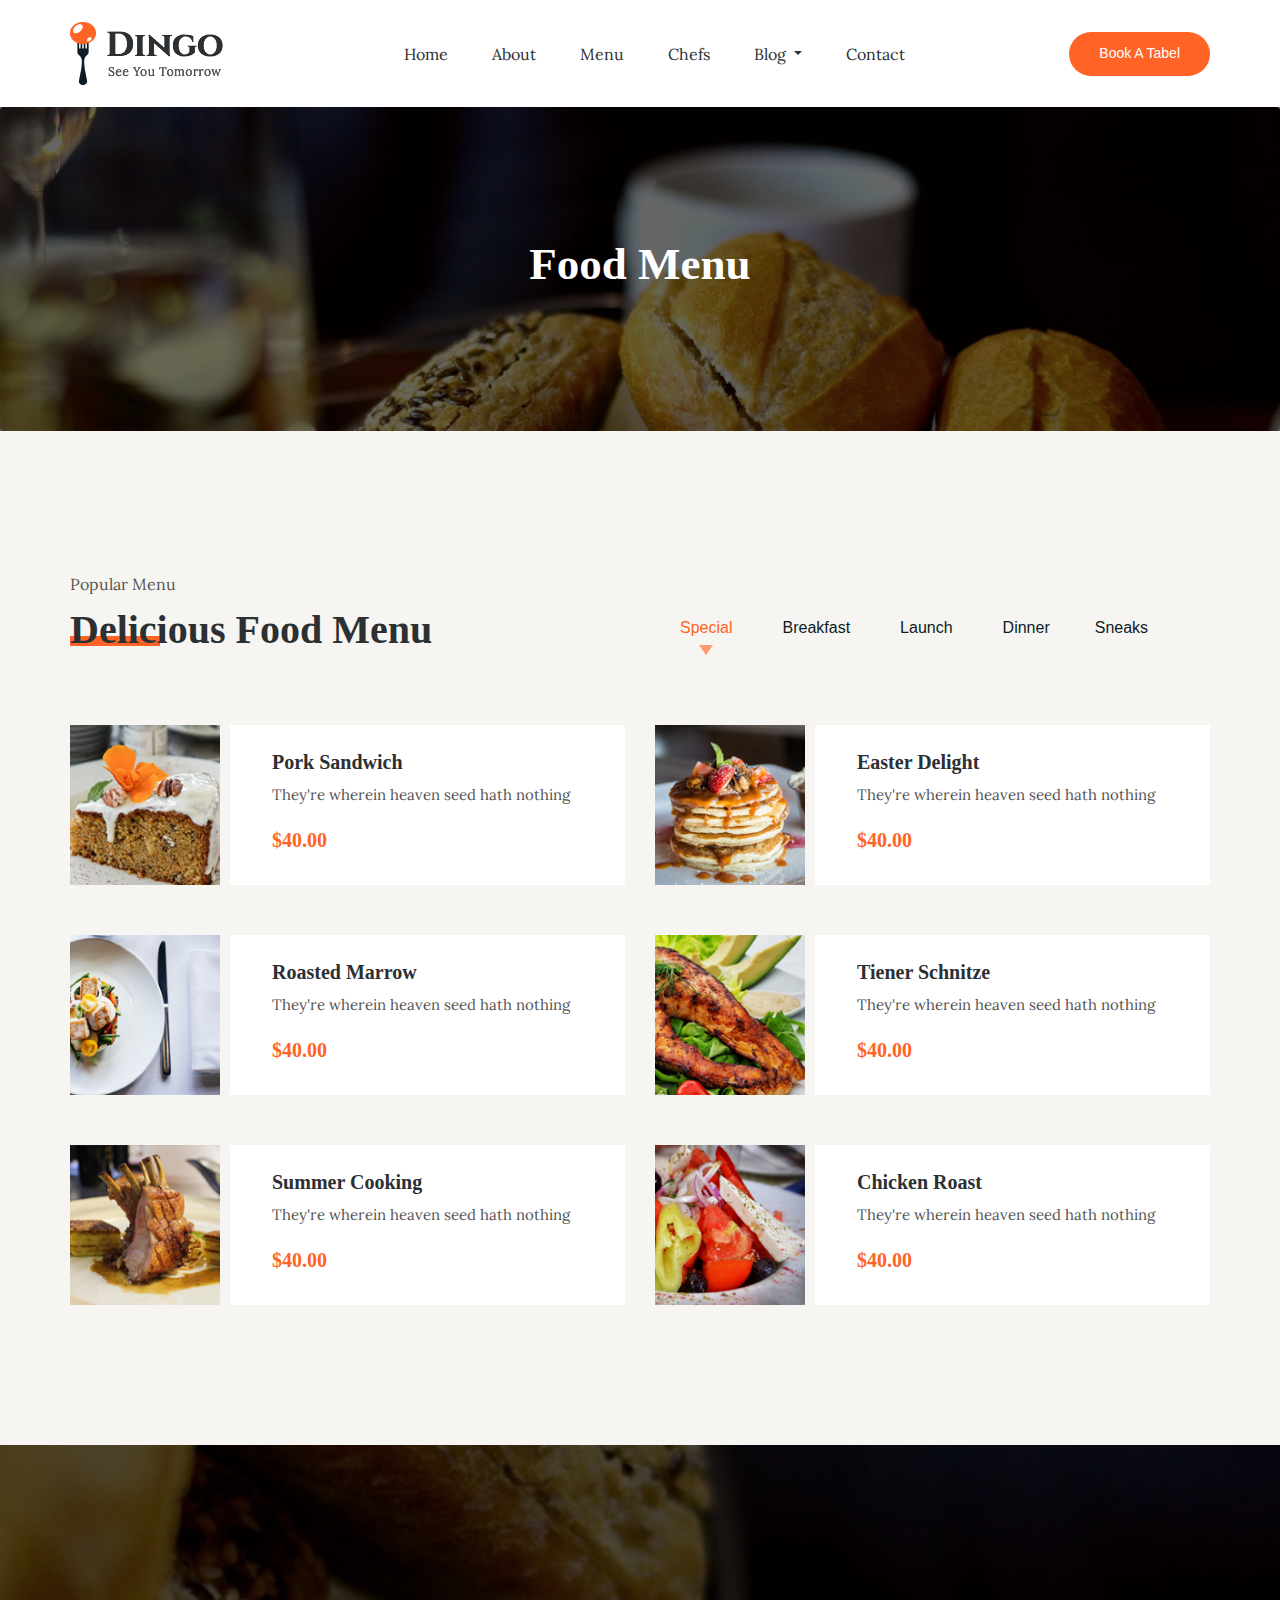
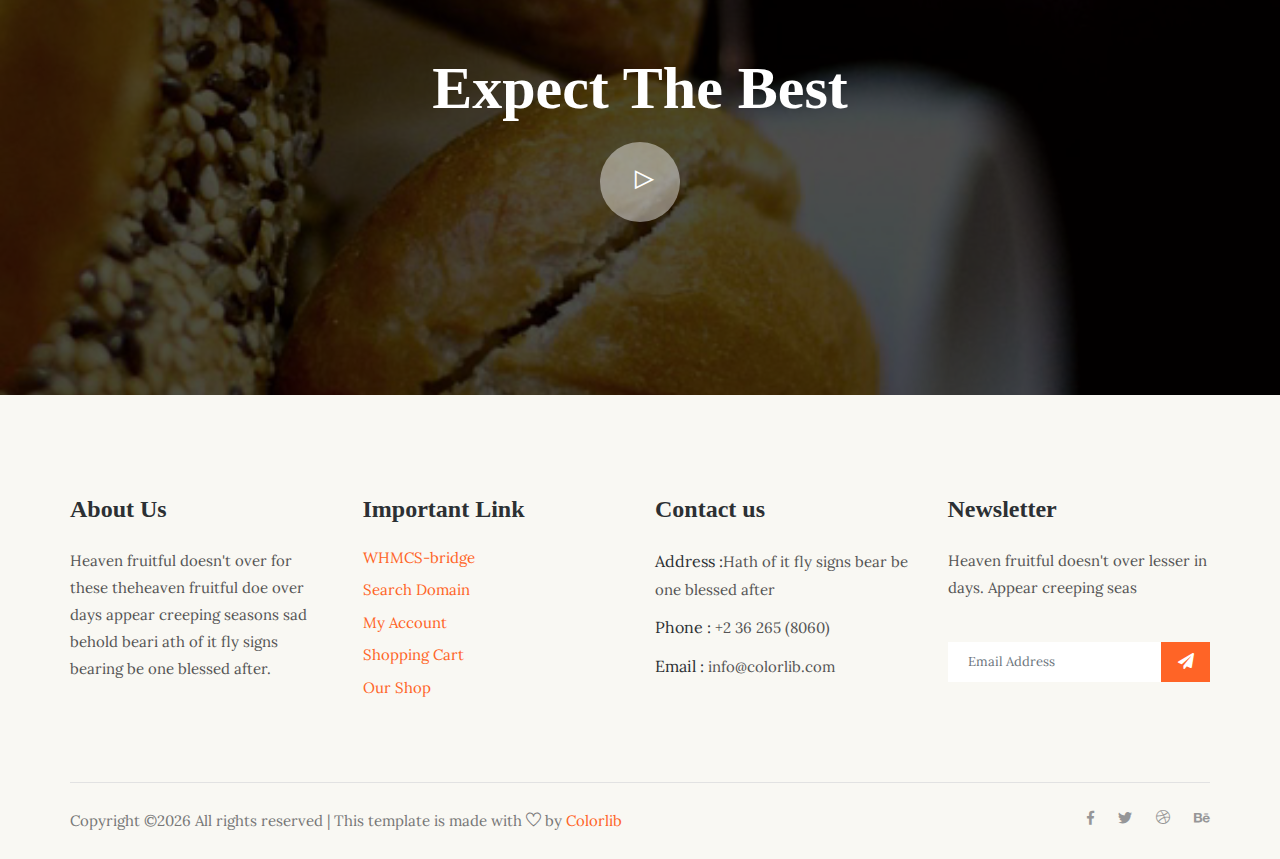
<file: food_menu.html>
<!doctype html>
<html lang="en">

<head>
    <!-- Required meta tags -->
    <meta charset="utf-8">
    <meta name="viewport" content="width=device-width, initial-scale=1, shrink-to-fit=no">
    <title>Dingo</title>
    <link rel="icon" href="img/favicon.png">
    <!-- Bootstrap CSS -->
    <link rel="stylesheet" href="css/bootstrap.min.css">
    <!-- animate CSS -->
    <link rel="stylesheet" href="css/animate.css">
    <!-- owl carousel CSS -->
    <link rel="stylesheet" href="css/owl.carousel.min.css">
    <!-- themify CSS -->
    <link rel="stylesheet" href="css/themify-icons.css">
    <!-- flaticon CSS -->
    <link rel="stylesheet" href="css/flaticon.css">
    <!-- font awesome CSS -->
    <link rel="stylesheet" href="css/magnific-popup.css">
    <!-- swiper CSS -->
    <link rel="stylesheet" href="css/slick.css">
    <link rel="stylesheet" href="css/gijgo.min.css">
    <link rel="stylesheet" href="css/nice-select.css">
    <link rel="stylesheet" href="css/all.css">
    <!-- style CSS -->
    <link rel="stylesheet" href="css/style.css">
</head>

<body>
    <!--::header part start::-->
    <header class="main_menu">
        <div class="container">
            <div class="row align-items-center">
                <div class="col-lg-12">
                    <nav class="navbar navbar-expand-lg navbar-light">
                        <a class="navbar-brand" href="index.html"> <img src="img/logo.png" alt="logo"> </a>
                        <button class="navbar-toggler" type="button" data-toggle="collapse"
                            data-target="#navbarSupportedContent" aria-controls="navbarSupportedContent"
                            aria-expanded="false" aria-label="Toggle navigation">
                            <span class="navbar-toggler-icon"></span>
                        </button>

                        <div class="collapse navbar-collapse main-menu-item justify-content-end"
                            id="navbarSupportedContent">
                            <ul class="navbar-nav">
                                <li class="nav-item">
                                    <a class="nav-link" href="index.html">Home</a>
                                </li>
                                <li class="nav-item">
                                    <a class="nav-link" href="about.html">About</a>
                                </li>
                                <li class="nav-item">
                                    <a class="nav-link" href="food_menu.html">Menu</a>
                                </li>
                                <li class="nav-item">
                                    <a class="nav-link" href="chefs.html">Chefs</a>
                                </li>
                                <li class="nav-item dropdown">
                                    <a class="nav-link dropdown-toggle" href="blog.html" id="navbarDropdown" role="button" data-toggle="dropdown" aria-haspopup="true" aria-expanded="false">
                                        Blog
                                    </a>
                                    <div class="dropdown-menu" aria-labelledby="navbarDropdown">
                                        <a class="dropdown-item" href="blog.html">Blog</a>
                                        <a class="dropdown-item" href="single-blog.html">Single blog</a>
                                        <a class="dropdown-item" href="elements.html">Elements</a>
                                    </div>
                                </li>
                                <li class="nav-item">
                                    <a class="nav-link" href="contact.html">Contact</a>
                                </li>
                            </ul>
                        </div>
                        <div class="menu_btn">
                            <a href="#" class="single_page_btn d-none d-sm-block">book a tabel</a>
                        </div>
                    </nav>
                </div>
            </div>
        </div>
    </header>
    <!-- Header part end-->

    <!-- breadcrumb start-->
    <section class="breadcrumb breadcrumb_bg">
        <div class="container">
            <div class="row">
                <div class="col-lg-12">
                    <div class="breadcrumb_iner text-center">
                        <div class="breadcrumb_iner_item">
                            <h2>Food Menu</h2>
                        </div>
                    </div>
                </div>
            </div>
        </div>
    </section>
    <!-- breadcrumb start-->

    <!--::chefs_part start::-->
    <!-- food_menu start-->
    <section class="food_menu gray_bg">
        <div class="container">
            <div class="row justify-content-between">
                <div class="col-lg-5">
                    <div class="section_tittle">
                        <p>Popular Menu</p>
                        <h2>Delicious Food Menu</h2>
                    </div>
                </div>
                <div class="col-lg-6">
                    <div class="nav nav-tabs food_menu_nav" id="myTab" role="tablist">
                        <a class="active" id="Special-tab" data-toggle="tab" href="#Special" role="tab"
                            aria-controls="Special" aria-selected="false">Special <img src="img/icon/play.svg"
                                alt="play"></a>
                        <a id="Breakfast-tab" data-toggle="tab" href="#Breakfast" role="tab" aria-controls="Breakfast"
                            aria-selected="false">Breakfast <img src="img/icon/play.svg" alt="play"></a>
                        <a id="Launch-tab" data-toggle="tab" href="#Launch" role="tab" aria-controls="Launch"
                            aria-selected="false">Launch <img src="img/icon/play.svg" alt="play"></a>
                        <a id="Dinner-tab" data-toggle="tab" href="#Dinner" role="tab" aria-controls="Dinner"
                            aria-selected="false">Dinner <img src="img/icon/play.svg" alt="play"> </a>
                        <a id="Sneaks-tab" data-toggle="tab" href="#Sneaks" role="tab" aria-controls="Sneaks"
                            aria-selected="false">Sneaks <img src="img/icon/play.svg" alt="play"></a>
                    </div>
                </div>
                <div class="col-lg-12">
                    <div class="tab-content" id="myTabContent">
                        <div class="tab-pane fade show active single-member" id="Special" role="tabpanel"
                            aria-labelledby="Special-tab">
                            <div class="row">
                                <div class="col-sm-6 col-lg-6">
                                    <div class="single_food_item media">
                                        <img src="img/food_menu/single_food_1.png" class="mr-3" alt="...">
                                        <div class="media-body align-self-center">
                                            <h3>Pork Sandwich</h3>
                                            <p>They're wherein heaven seed hath nothing</p>
                                            <h5>$40.00</h5>
                                        </div>
                                    </div>
                                    <div class="single_food_item media">
                                        <img src="img/food_menu/single_food_2.png" class="mr-3" alt="...">
                                        <div class="media-body align-self-center">
                                            <h3>Roasted Marrow</h3>
                                            <p>They're wherein heaven seed hath nothing</p>
                                            <h5>$40.00</h5>
                                        </div>
                                    </div>
                                    <div class="single_food_item media">
                                        <img src="img/food_menu/single_food_3.png" class="mr-3" alt="...">
                                        <div class="media-body align-self-center">
                                            <h3>Summer Cooking</h3>
                                            <p>They're wherein heaven seed hath nothing</p>
                                            <h5>$40.00</h5>
                                        </div>
                                    </div>
                                </div>
                                <div class="col-sm-6 col-lg-6">
                                    <div class="single_food_item media">
                                        <img src="img/food_menu/single_food_4.png" class="mr-3" alt="...">
                                        <div class="media-body align-self-center">
                                            <h3>Easter Delight</h3>
                                            <p>They're wherein heaven seed hath nothing</p>
                                            <h5>$40.00</h5>
                                        </div>
                                    </div>
                                    <div class="single_food_item media">
                                        <img src="img/food_menu/single_food_5.png" class="mr-3" alt="...">
                                        <div class="media-body align-self-center">
                                            <h3>Tiener Schnitze</h3>
                                            <p>They're wherein heaven seed hath nothing</p>
                                            <h5>$40.00</h5>
                                        </div>
                                    </div>
                                    <div class="single_food_item media">
                                        <img src="img/food_menu/single_food_6.png" class="mr-3" alt="...">
                                        <div class="media-body align-self-center">
                                            <h3>Chicken Roast</h3>
                                            <p>They're wherein heaven seed hath nothing</p>
                                            <h5>$40.00</h5>
                                        </div>
                                    </div>
                                </div>
                            </div>
                        </div>
                        <div class="tab-pane fade single-member" id="Breakfast" role="tabpanel"
                            aria-labelledby="Breakfast-tab">
                            <div class="row">
                                <div class="col-sm-6 col-lg-6">
                                    <div class="single_food_item media">
                                        <img src="img/food_menu/single_food_4.png" class="mr-3" alt="...">
                                        <div class="media-body align-self-center">
                                            <h3>Easter Delight</h3>
                                            <p>They're wherein heaven seed hath nothing</p>
                                            <h5>$40.00</h5>
                                        </div>
                                    </div>
                                    <div class="single_food_item media">
                                        <img src="img/food_menu/single_food_5.png" class="mr-3" alt="...">
                                        <div class="media-body align-self-center">
                                            <h3>Tiener Schnitze</h3>
                                            <p>They're wherein heaven seed hath nothing</p>
                                            <h5>$40.00</h5>
                                        </div>
                                    </div>
                                    <div class="single_food_item media">
                                        <img src="img/food_menu/single_food_6.png" class="mr-3" alt="...">
                                        <div class="media-body align-self-center">
                                            <h3>Chicken Roast</h3>
                                            <p>They're wherein heaven seed hath nothing</p>
                                            <h5>$40.00</h5>
                                        </div>
                                    </div>
                                </div>
                                <div class="col-sm-6 col-lg-6">
                                    <div class="single_food_item media">
                                        <img src="img/food_menu/single_food_1.png" class="mr-3" alt="...">
                                        <div class="media-body align-self-center">
                                            <h3>Pork Sandwich</h3>
                                            <p>They're wherein heaven seed hath nothing</p>
                                            <h5>$40.00</h5>
                                        </div>
                                    </div>
                                    <div class="single_food_item media">
                                        <img src="img/food_menu/single_food_2.png" class="mr-3" alt="...">
                                        <div class="media-body align-self-center">
                                            <h3>Roasted Marrow</h3>
                                            <p>They're wherein heaven seed hath nothing</p>
                                            <h5>$40.00</h5>
                                        </div>
                                    </div>
                                    <div class="single_food_item media">
                                        <img src="img/food_menu/single_food_3.png" class="mr-3" alt="...">
                                        <div class="media-body align-self-center">
                                            <h3>Summer Cooking</h3>
                                            <p>They're wherein heaven seed hath nothing</p>
                                            <h5>$40.00</h5>
                                        </div>
                                    </div>
                                </div>
                            </div>
                        </div>
                        <div class="tab-pane fade single-member" id="Launch" role="tabpanel"
                            aria-labelledby="Launch-tab">
                            <div class="row">
                                <div class="col-sm-6 col-lg-6">
                                    <div class="single_food_item media">
                                        <img src="img/food_menu/single_food_1.png" class="mr-3" alt="...">
                                        <div class="media-body align-self-center">
                                            <h3>Pork Sandwich</h3>
                                            <p>They're wherein heaven seed hath nothing</p>
                                            <h5>$40.00</h5>
                                        </div>
                                    </div>
                                    <div class="single_food_item media">
                                        <img src="img/food_menu/single_food_2.png" class="mr-3" alt="...">
                                        <div class="media-body align-self-center">
                                            <h3>Roasted Marrow</h3>
                                            <p>They're wherein heaven seed hath nothing</p>
                                            <h5>$40.00</h5>
                                        </div>
                                    </div>
                                    <div class="single_food_item media">
                                        <img src="img/food_menu/single_food_3.png" class="mr-3" alt="...">
                                        <div class="media-body align-self-center">
                                            <h3>Summer Cooking</h3>
                                            <p>They're wherein heaven seed hath nothing</p>
                                            <h5>$40.00</h5>
                                        </div>
                                    </div>
                                </div>
                                <div class="col-sm-6 col-lg-6">
                                    <div class="single_food_item media">
                                        <img src="img/food_menu/single_food_4.png" class="mr-3" alt="...">
                                        <div class="media-body align-self-center">
                                            <h3>Easter Delight</h3>
                                            <p>They're wherein heaven seed hath nothing</p>
                                            <h5>$40.00</h5>
                                        </div>
                                    </div>
                                    <div class="single_food_item media">
                                        <img src="img/food_menu/single_food_5.png" class="mr-3" alt="...">
                                        <div class="media-body align-self-center">
                                            <h3>Tiener Schnitze</h3>
                                            <p>They're wherein heaven seed hath nothing</p>
                                            <h5>$40.00</h5>
                                        </div>
                                    </div>
                                    <div class="single_food_item media">
                                        <img src="img/food_menu/single_food_6.png" class="mr-3" alt="...">
                                        <div class="media-body align-self-center">
                                            <h3>Chicken Roast</h3>
                                            <p>They're wherein heaven seed hath nothing</p>
                                            <h5>$40.00</h5>
                                        </div>
                                    </div>
                                </div>

                            </div>
                        </div>
                        <div class="tab-pane fade single-member" id="Dinner" role="tabpanel"
                            aria-labelledby="Dinner-tab">
                            <div class="row">
                                <div class="col-sm-6 col-lg-6">
                                    <div class="single_food_item media">
                                        <img src="img/food_menu/single_food_4.png" class="mr-3" alt="...">
                                        <div class="media-body align-self-center">
                                            <h3>Easter Delight</h3>
                                            <p>They're wherein heaven seed hath nothing</p>
                                            <h5>$40.00</h5>
                                        </div>
                                    </div>
                                    <div class="single_food_item media">
                                        <img src="img/food_menu/single_food_5.png" class="mr-3" alt="...">
                                        <div class="media-body align-self-center">
                                            <h3>Tiener Schnitze</h3>
                                            <p>They're wherein heaven seed hath nothing</p>
                                            <h5>$40.00</h5>
                                        </div>
                                    </div>
                                    <div class="single_food_item media">
                                        <img src="img/food_menu/single_food_6.png" class="mr-3" alt="...">
                                        <div class="media-body align-self-center">
                                            <h3>Chicken Roast</h3>
                                            <p>They're wherein heaven seed hath nothing</p>
                                            <h5>$40.00</h5>
                                        </div>
                                    </div>
                                </div>
                                <div class="col-sm-6 col-lg-6">
                                    <div class="single_food_item media">
                                        <img src="img/food_menu/single_food_1.png" class="mr-3" alt="...">
                                        <div class="media-body align-self-center">
                                            <h3>Pork Sandwich</h3>
                                            <p>They're wherein heaven seed hath nothing</p>
                                            <h5>$40.00</h5>
                                        </div>
                                    </div>
                                    <div class="single_food_item media">
                                        <img src="img/food_menu/single_food_2.png" class="mr-3" alt="...">
                                        <div class="media-body align-self-center">
                                            <h3>Roasted Marrow</h3>
                                            <p>They're wherein heaven seed hath nothing</p>
                                            <h5>$40.00</h5>
                                        </div>
                                    </div>
                                    <div class="single_food_item media">
                                        <img src="img/food_menu/single_food_3.png" class="mr-3" alt="...">
                                        <div class="media-body align-self-center">
                                            <h3>Summer Cooking</h3>
                                            <p>They're wherein heaven seed hath nothing</p>
                                            <h5>$40.00</h5>
                                        </div>
                                    </div>
                                </div>

                            </div>
                        </div>
                        <div class="tab-pane fade single-member" id="Sneaks" role="tabpanel"
                            aria-labelledby="Sneaks-tab">
                            <div class="row">
                                <div class="col-sm-6 col-lg-6">
                                    <div class="single_food_item media">
                                        <img src="img/food_menu/single_food_1.png" class="mr-3" alt="...">
                                        <div class="media-body align-self-center">
                                            <h3>Pork Sandwich</h3>
                                            <p>They're wherein heaven seed hath nothing</p>
                                            <h5>$40.00</h5>
                                        </div>
                                    </div>
                                    <div class="single_food_item media">
                                        <img src="img/food_menu/single_food_2.png" class="mr-3" alt="...">
                                        <div class="media-body align-self-center">
                                            <h3>Roasted Marrow</h3>
                                            <p>They're wherein heaven seed hath nothing</p>
                                            <h5>$40.00</h5>
                                        </div>
                                    </div>
                                    <div class="single_food_item media">
                                        <img src="img/food_menu/single_food_3.png" class="mr-3" alt="...">
                                        <div class="media-body align-self-center">
                                            <h3>Summer Cooking</h3>
                                            <p>They're wherein heaven seed hath nothing</p>
                                            <h5>$40.00</h5>
                                        </div>
                                    </div>
                                </div>
                                <div class="col-sm-6 col-lg-6">
                                    <div class="single_food_item media">
                                        <img src="img/food_menu/single_food_4.png" class="mr-3" alt="...">
                                        <div class="media-body align-self-center">
                                            <h3>Easter Delight</h3>
                                            <p>They're wherein heaven seed hath nothing</p>
                                            <h5>$40.00</h5>
                                        </div>
                                    </div>
                                    <div class="single_food_item media">
                                        <img src="img/food_menu/single_food_5.png" class="mr-3" alt="...">
                                        <div class="media-body align-self-center">
                                            <h3>Tiener Schnitze</h3>
                                            <p>They're wherein heaven seed hath nothing</p>
                                            <h5>$40.00</h5>
                                        </div>
                                    </div>
                                    <div class="single_food_item media">
                                        <img src="img/food_menu/single_food_6.png" class="mr-3" alt="...">
                                        <div class="media-body align-self-center">
                                            <h3>Chicken Roast</h3>
                                            <p>They're wherein heaven seed hath nothing</p>
                                            <h5>$40.00</h5>
                                        </div>
                                    </div>
                                </div>
                            </div>
                        </div>
                    </div>
                </div>
            </div>
        </div>
    </section>
    <!-- food_menu part end-->
    <!--::chefs_part end::-->

    <!-- intro_video_bg start-->
    <section class="intro_video_bg">
        <div class="container">
            <div class="row">
                <div class="col-lg-12">
                    <div class="intro_video_iner text-center">
                        <h2>Expect The Best</h2>
                        <div class="intro_video_icon">
                            <a id="play-video_1" class="video-play-button popup-youtube"
                                href="https://www.youtube.com/watch?v=pBFQdxA-apI">
                                <span class="ti-control-play"></span>
                            </a>
                        </div>
                    </div>
                </div>
            </div>
        </div>
    </section>
    <!-- intro_video_bg part start-->

    <!-- footer part start-->
    <footer class="footer-area">
        <div class="container">
            <div class="row">
                <div class="col-xl-3 col-sm-6 col-md-4">
                    <div class="single-footer-widget footer_1">
                        <h4>About Us</h4>
                        <p>Heaven fruitful doesn't over for these theheaven fruitful doe over days
                            appear creeping seasons sad behold beari ath of it fly signs bearing
                            be one blessed after.</p>
                    </div>
                </div>
                <div class="col-xl-3 col-sm-6 col-md-4">
                    <div class="single-footer-widget footer_2">
                        <h4>Important Link</h4>
                        <div class="contact_info">
                            <ul>
                                <li><a href="#">WHMCS-bridge</a></li>
                                <li><a href="#"> Search Domain</a></li>
                                <li><a href="#">My Account</a></li>
                                <li><a href="#">Shopping Cart</a></li>
                                <li><a href="#"> Our Shop</a></li>
                            </ul>
                        </div>
                    </div>
                </div>
                <div class="col-xl-3 col-sm-6 col-md-4">
                    <div class="single-footer-widget footer_2">
                        <h4>Contact us</h4>
                        <div class="contact_info">
                            <p><span> Address :</span>Hath of it fly signs bear be one blessed after </p>
                            <p><span> Phone :</span> +2 36 265 (8060)</p>
                            <p><span> Email : </span>info@colorlib.com </p>
                        </div>
                    </div>
                </div>
                <div class="col-xl-3 col-sm-8 col-md-6">
                    <div class="single-footer-widget footer_3">
                        <h4>Newsletter</h4>
                        <p>Heaven fruitful doesn't over lesser in days. Appear creeping seas</p>
                        <form action="#">
                            <div class="form-group">
                                <div class="input-group mb-3">
                                    <input type="text" class="form-control" placeholder='Email Address'
                                        onfocus="this.placeholder = ''" onblur="this.placeholder = 'Email Address'">
                                    <div class="input-group-append">
                                        <button class="btn" type="button"><i class="fas fa-paper-plane"></i></button>
                                    </div>
                                </div>
                            </div>
                        </form>
                    </div>
                </div>
            </div>
            <div class="copyright_part_text">
                <div class="row">
                    <div class="col-lg-8">
                        <p class="footer-text m-0"><!-- Link back to Colorlib can't be removed. Template is licensed under CC BY 3.0. -->
Copyright &copy;<script>document.write(new Date().getFullYear());</script> All rights reserved | This template is made with <i class="ti-heart" aria-hidden="true"></i> by <a href="https://colorlib.com" target="_blank">Colorlib</a>
<!-- Link back to Colorlib can't be removed. Template is licensed under CC BY 3.0. --></p>
                    </div>
                    <div class="col-lg-4">
                        <div class="copyright_social_icon text-right">
                            <a href="#"><i class="fab fa-facebook-f"></i></a>
                            <a href="#"><i class="fab fa-twitter"></i></a>
                            <a href="#"><i class="ti-dribbble"></i></a>
                            <a href="#"><i class="fab fa-behance"></i></a>
                        </div>
                    </div>
                </div>
            </div>
        </div>
    </footer>
    <!-- footer part end-->

    <!-- jquery plugins here-->
    <!-- jquery -->
    <script src="js/jquery-1.12.1.min.js"></script>
    <!-- popper js -->
    <script src="js/popper.min.js"></script>
    <!-- bootstrap js -->
    <script src="js/bootstrap.min.js"></script>
    <!-- easing js -->
    <script src="js/jquery.magnific-popup.js"></script>
    <!-- swiper js -->
    <script src="js/swiper.min.js"></script>
    <!-- swiper js -->
    <script src="js/masonry.pkgd.js"></script>
    <!-- particles js -->
    <script src="js/owl.carousel.min.js"></script>
    <!-- swiper js -->
    <script src="js/slick.min.js"></script>
    <script src="js/gijgo.min.js"></script>
    <script src="js/jquery.nice-select.min.js"></script>
    <!-- custom js -->
    <script src="js/custom.js"></script>
</body>

</html>
</file>
<file: css/themify-icons.css>
@font-face {
	font-family: 'themify';
	src:url('../fonts/themify.eot?-fvbane');
	src:url('../fonts/themify.eot?#iefix-fvbane') format('embedded-opentype'),
		url('../fonts/themify.woff?-fvbane') format('woff'),
		url('../fonts/themify.ttf?-fvbane') format('truetype'),
		url('../fonts/themify.svg?-fvbane#themify') format('svg');
	font-weight: normal;
	font-style: normal;
}

[class^="ti-"], [class*=" ti-"] {
	font-family: 'themify';
	speak: none;
	font-style: normal;
	font-weight: normal;
	font-variant: normal;
	text-transform: none;
	line-height: 1;

	/* Better Font Rendering =========== */
	-webkit-font-smoothing: antialiased;
	-moz-osx-font-smoothing: grayscale;
}

.ti-wand:before {
	content: "\e600";
}
.ti-volume:before {
	content: "\e601";
}
.ti-user:before {
	content: "\e602";
}
.ti-unlock:before {
	content: "\e603";
}
.ti-unlink:before {
	content: "\e604";
}
.ti-trash:before {
	content: "\e605";
}
.ti-thought:before {
	content: "\e606";
}
.ti-target:before {
	content: "\e607";
}
.ti-tag:before {
	content: "\e608";
}
.ti-tablet:before {
	content: "\e609";
}
.ti-star:before {
	content: "\e60a";
}
.ti-spray:before {
	content: "\e60b";
}
.ti-signal:before {
	content: "\e60c";
}
.ti-shopping-cart:before {
	content: "\e60d";
}
.ti-shopping-cart-full:before {
	content: "\e60e";
}
.ti-settings:before {
	content: "\e60f";
}
.ti-search:before {
	content: "\e610";
}
.ti-zoom-in:before {
	content: "\e611";
}
.ti-zoom-out:before {
	content: "\e612";
}
.ti-cut:before {
	content: "\e613";
}
.ti-ruler:before {
	content: "\e614";
}
.ti-ruler-pencil:before {
	content: "\e615";
}
.ti-ruler-alt:before {
	content: "\e616";
}
.ti-bookmark:before {
	content: "\e617";
}
.ti-bookmark-alt:before {
	content: "\e618";
}
.ti-reload:before {
	content: "\e619";
}
.ti-plus:before {
	content: "\e61a";
}
.ti-pin:before {
	content: "\e61b";
}
.ti-pencil:before {
	content: "\e61c";
}
.ti-pencil-alt:before {
	content: "\e61d";
}
.ti-paint-roller:before {
	content: "\e61e";
}
.ti-paint-bucket:before {
	content: "\e61f";
}
.ti-na:before {
	content: "\e620";
}
.ti-mobile:before {
	content: "\e621";
}
.ti-minus:before {
	content: "\e622";
}
.ti-medall:before {
	content: "\e623";
}
.ti-medall-alt:before {
	content: "\e624";
}
.ti-marker:before {
	content: "\e625";
}
.ti-marker-alt:before {
	content: "\e626";
}
.ti-arrow-up:before {
	content: "\e627";
}
.ti-arrow-right:before {
	content: "\e628";
}
.ti-arrow-left:before {
	content: "\e629";
}
.ti-arrow-down:before {
	content: "\e62a";
}
.ti-lock:before {
	content: "\e62b";
}
.ti-location-arrow:before {
	content: "\e62c";
}
.ti-link:before {
	content: "\e62d";
}
.ti-layout:before {
	content: "\e62e";
}
.ti-layers:before {
	content: "\e62f";
}
.ti-layers-alt:before {
	content: "\e630";
}
.ti-key:before {
	content: "\e631";
}
.ti-import:before {
	content: "\e632";
}
.ti-image:before {
	content: "\e633";
}
.ti-heart:before {
	content: "\e634";
}
.ti-heart-broken:before {
	content: "\e635";
}
.ti-hand-stop:before {
	content: "\e636";
}
.ti-hand-open:before {
	content: "\e637";
}
.ti-hand-drag:before {
	content: "\e638";
}
.ti-folder:before {
	content: "\e639";
}
.ti-flag:before {
	content: "\e63a";
}
.ti-flag-alt:before {
	content: "\e63b";
}
.ti-flag-alt-2:before {
	content: "\e63c";
}
.ti-eye:before {
	content: "\e63d";
}
.ti-export:before {
	content: "\e63e";
}
.ti-exchange-vertical:before {
	content: "\e63f";
}
.ti-desktop:before {
	content: "\e640";
}
.ti-cup:before {
	content: "\e641";
}
.ti-crown:before {
	content: "\e642";
}
.ti-comments:before {
	content: "\e643";
}
.ti-comment:before {
	content: "\e644";
}
.ti-comment-alt:before {
	content: "\e645";
}
.ti-close:before {
	content: "\e646";
}
.ti-clip:before {
	content: "\e647";
}
.ti-angle-up:before {
	content: "\e648";
}
.ti-angle-right:before {
	content: "\e649";
}
.ti-angle-left:before {
	content: "\e64a";
}
.ti-angle-down:before {
	content: "\e64b";
}
.ti-check:before {
	content: "\e64c";
}
.ti-check-box:before {
	content: "\e64d";
}
.ti-camera:before {
	content: "\e64e";
}
.ti-announcement:before {
	content: "\e64f";
}
.ti-brush:before {
	content: "\e650";
}
.ti-briefcase:before {
	content: "\e651";
}
.ti-bolt:before {
	content: "\e652";
}
.ti-bolt-alt:before {
	content: "\e653";
}
.ti-blackboard:before {
	content: "\e654";
}
.ti-bag:before {
	content: "\e655";
}
.ti-move:before {
	content: "\e656";
}
.ti-arrows-vertical:before {
	content: "\e657";
}
.ti-arrows-horizontal:before {
	content: "\e658";
}
.ti-fullscreen:before {
	content: "\e659";
}
.ti-arrow-top-right:before {
	content: "\e65a";
}
.ti-arrow-top-left:before {
	content: "\e65b";
}
.ti-arrow-circle-up:before {
	content: "\e65c";
}
.ti-arrow-circle-right:before {
	content: "\e65d";
}
.ti-arrow-circle-left:before {
	content: "\e65e";
}
.ti-arrow-circle-down:before {
	content: "\e65f";
}
.ti-angle-double-up:before {
	content: "\e660";
}
.ti-angle-double-right:before {
	content: "\e661";
}
.ti-angle-double-left:before {
	content: "\e662";
}
.ti-angle-double-down:before {
	content: "\e663";
}
.ti-zip:before {
	content: "\e664";
}
.ti-world:before {
	content: "\e665";
}
.ti-wheelchair:before {
	content: "\e666";
}
.ti-view-list:before {
	content: "\e667";
}
.ti-view-list-alt:before {
	content: "\e668";
}
.ti-view-grid:before {
	content: "\e669";
}
.ti-uppercase:before {
	content: "\e66a";
}
.ti-upload:before {
	content: "\e66b";
}
.ti-underline:before {
	content: "\e66c";
}
.ti-truck:before {
	content: "\e66d";
}
.ti-timer:before {
	content: "\e66e";
}
.ti-ticket:before {
	content: "\e66f";
}
.ti-thumb-up:before {
	content: "\e670";
}
.ti-thumb-down:before {
	content: "\e671";
}
.ti-text:before {
	content: "\e672";
}
.ti-stats-up:before {
	content: "\e673";
}
.ti-stats-down:before {
	content: "\e674";
}
.ti-split-v:before {
	content: "\e675";
}
.ti-split-h:before {
	content: "\e676";
}
.ti-smallcap:before {
	content: "\e677";
}
.ti-shine:before {
	content: "\e678";
}
.ti-shift-right:before {
	content: "\e679";
}
.ti-shift-left:before {
	content: "\e67a";
}
.ti-shield:before {
	content: "\e67b";
}
.ti-notepad:before {
	content: "\e67c";
}
.ti-server:before {
	content: "\e67d";
}
.ti-quote-right:before {
	content: "\e67e";
}
.ti-quote-left:before {
	content: "\e67f";
}
.ti-pulse:before {
	content: "\e680";
}
.ti-printer:before {
	content: "\e681";
}
.ti-power-off:before {
	content: "\e682";
}
.ti-plug:before {
	content: "\e683";
}
.ti-pie-chart:before {
	content: "\e684";
}
.ti-paragraph:before {
	content: "\e685";
}
.ti-panel:before {
	content: "\e686";
}
.ti-package:before {
	content: "\e687";
}
.ti-music:before {
	content: "\e688";
}
.ti-music-alt:before {
	content: "\e689";
}
.ti-mouse:before {
	content: "\e68a";
}
.ti-mouse-alt:before {
	content: "\e68b";
}
.ti-money:before {
	content: "\e68c";
}
.ti-microphone:before {
	content: "\e68d";
}
.ti-menu:before {
	content: "\e68e";
}
.ti-menu-alt:before {
	content: "\e68f";
}
.ti-map:before {
	content: "\e690";
}
.ti-map-alt:before {
	content: "\e691";
}
.ti-loop:before {
	content: "\e692";
}
.ti-location-pin:before {
	content: "\e693";
}
.ti-list:before {
	content: "\e694";
}
.ti-light-bulb:before {
	content: "\e695";
}
.ti-Italic:before {
	content: "\e696";
}
.ti-info:before {
	content: "\e697";
}
.ti-infinite:before {
	content: "\e698";
}
.ti-id-badge:before {
	content: "\e699";
}
.ti-hummer:before {
	content: "\e69a";
}
.ti-home:before {
	content: "\e69b";
}
.ti-help:before {
	content: "\e69c";
}
.ti-headphone:before {
	content: "\e69d";
}
.ti-harddrives:before {
	content: "\e69e";
}
.ti-harddrive:before {
	content: "\e69f";
}
.ti-gift:before {
	content: "\e6a0";
}
.ti-game:before {
	content: "\e6a1";
}
.ti-filter:before {
	content: "\e6a2";
}
.ti-files:before {
	content: "\e6a3";
}
.ti-file:before {
	content: "\e6a4";
}
.ti-eraser:before {
	content: "\e6a5";
}
.ti-envelope:before {
	content: "\e6a6";
}
.ti-download:before {
	content: "\e6a7";
}
.ti-direction:before {
	content: "\e6a8";
}
.ti-direction-alt:before {
	content: "\e6a9";
}
.ti-dashboard:before {
	content: "\e6aa";
}
.ti-control-stop:before {
	content: "\e6ab";
}
.ti-control-shuffle:before {
	content: "\e6ac";
}
.ti-control-play:before {
	content: "\e6ad";
}
.ti-control-pause:before {
	content: "\e6ae";
}
.ti-control-forward:before {
	content: "\e6af";
}
.ti-control-backward:before {
	content: "\e6b0";
}
.ti-cloud:before {
	content: "\e6b1";
}
.ti-cloud-up:before {
	content: "\e6b2";
}
.ti-cloud-down:before {
	content: "\e6b3";
}
.ti-clipboard:before {
	content: "\e6b4";
}
.ti-car:before {
	content: "\e6b5";
}
.ti-calendar:before {
	content: "\e6b6";
}
.ti-book:before {
	content: "\e6b7";
}
.ti-bell:before {
	content: "\e6b8";
}
.ti-basketball:before {
	content: "\e6b9";
}
.ti-bar-chart:before {
	content: "\e6ba";
}
.ti-bar-chart-alt:before {
	content: "\e6bb";
}
.ti-back-right:before {
	content: "\e6bc";
}
.ti-back-left:before {
	content: "\e6bd";
}
.ti-arrows-corner:before {
	content: "\e6be";
}
.ti-archive:before {
	content: "\e6bf";
}
.ti-anchor:before {
	content: "\e6c0";
}
.ti-align-right:before {
	content: "\e6c1";
}
.ti-align-left:before {
	content: "\e6c2";
}
.ti-align-justify:before {
	content: "\e6c3";
}
.ti-align-center:before {
	content: "\e6c4";
}
.ti-alert:before {
	content: "\e6c5";
}
.ti-alarm-clock:before {
	content: "\e6c6";
}
.ti-agenda:before {
	content: "\e6c7";
}
.ti-write:before {
	content: "\e6c8";
}
.ti-window:before {
	content: "\e6c9";
}
.ti-widgetized:before {
	content: "\e6ca";
}
.ti-widget:before {
	content: "\e6cb";
}
.ti-widget-alt:before {
	content: "\e6cc";
}
.ti-wallet:before {
	content: "\e6cd";
}
.ti-video-clapper:before {
	content: "\e6ce";
}
.ti-video-camera:before {
	content: "\e6cf";
}
.ti-vector:before {
	content: "\e6d0";
}
.ti-themify-logo:before {
	content: "\e6d1";
}
.ti-themify-favicon:before {
	content: "\e6d2";
}
.ti-themify-favicon-alt:before {
	content: "\e6d3";
}
.ti-support:before {
	content: "\e6d4";
}
.ti-stamp:before {
	content: "\e6d5";
}
.ti-split-v-alt:before {
	content: "\e6d6";
}
.ti-slice:before {
	content: "\e6d7";
}
.ti-shortcode:before {
	content: "\e6d8";
}
.ti-shift-right-alt:before {
	content: "\e6d9";
}
.ti-shift-left-alt:before {
	content: "\e6da";
}
.ti-ruler-alt-2:before {
	content: "\e6db";
}
.ti-receipt:before {
	content: "\e6dc";
}
.ti-pin2:before {
	content: "\e6dd";
}
.ti-pin-alt:before {
	content: "\e6de";
}
.ti-pencil-alt2:before {
	content: "\e6df";
}
.ti-palette:before {
	content: "\e6e0";
}
.ti-more:before {
	content: "\e6e1";
}
.ti-more-alt:before {
	content: "\e6e2";
}
.ti-microphone-alt:before {
	content: "\e6e3";
}
.ti-magnet:before {
	content: "\e6e4";
}
.ti-line-double:before {
	content: "\e6e5";
}
.ti-line-dotted:before {
	content: "\e6e6";
}
.ti-line-dashed:before {
	content: "\e6e7";
}
.ti-layout-width-full:before {
	content: "\e6e8";
}
.ti-layout-width-default:before {
	content: "\e6e9";
}
.ti-layout-width-default-alt:before {
	content: "\e6ea";
}
.ti-layout-tab:before {
	content: "\e6eb";
}
.ti-layout-tab-window:before {
	content: "\e6ec";
}
.ti-layout-tab-v:before {
	content: "\e6ed";
}
.ti-layout-tab-min:before {
	content: "\e6ee";
}
.ti-layout-slider:before {
	content: "\e6ef";
}
.ti-layout-slider-alt:before {
	content: "\e6f0";
}
.ti-layout-sidebar-right:before {
	content: "\e6f1";
}
.ti-layout-sidebar-none:before {
	content: "\e6f2";
}
.ti-layout-sidebar-left:before {
	content: "\e6f3";
}
.ti-layout-placeholder:before {
	content: "\e6f4";
}
.ti-layout-menu:before {
	content: "\e6f5";
}
.ti-layout-menu-v:before {
	content: "\e6f6";
}
.ti-layout-menu-separated:before {
	content: "\e6f7";
}
.ti-layout-menu-full:before {
	content: "\e6f8";
}
.ti-layout-media-right-alt:before {
	content: "\e6f9";
}
.ti-layout-media-right:before {
	content: "\e6fa";
}
.ti-layout-media-overlay:before {
	content: "\e6fb";
}
.ti-layout-media-overlay-alt:before {
	content: "\e6fc";
}
.ti-layout-media-overlay-alt-2:before {
	content: "\e6fd";
}
.ti-layout-media-left-alt:before {
	content: "\e6fe";
}
.ti-layout-media-left:before {
	content: "\e6ff";
}
.ti-layout-media-center-alt:before {
	content: "\e700";
}
.ti-layout-media-center:before {
	content: "\e701";
}
.ti-layout-list-thumb:before {
	content: "\e702";
}
.ti-layout-list-thumb-alt:before {
	content: "\e703";
}
.ti-layout-list-post:before {
	content: "\e704";
}
.ti-layout-list-large-image:before {
	content: "\e705";
}
.ti-layout-line-solid:before {
	content: "\e706";
}
.ti-layout-grid4:before {
	content: "\e707";
}
.ti-layout-grid3:before {
	content: "\e708";
}
.ti-layout-grid2:before {
	content: "\e709";
}
.ti-layout-grid2-thumb:before {
	content: "\e70a";
}
.ti-layout-cta-right:before {
	content: "\e70b";
}
.ti-layout-cta-left:before {
	content: "\e70c";
}
.ti-layout-cta-center:before {
	content: "\e70d";
}
.ti-layout-cta-btn-right:before {
	content: "\e70e";
}
.ti-layout-cta-btn-left:before {
	content: "\e70f";
}
.ti-layout-column4:before {
	content: "\e710";
}
.ti-layout-column3:before {
	content: "\e711";
}
.ti-layout-column2:before {
	content: "\e712";
}
.ti-layout-accordion-separated:before {
	content: "\e713";
}
.ti-layout-accordion-merged:before {
	content: "\e714";
}
.ti-layout-accordion-list:before {
	content: "\e715";
}
.ti-ink-pen:before {
	content: "\e716";
}
.ti-info-alt:before {
	content: "\e717";
}
.ti-help-alt:before {
	content: "\e718";
}
.ti-headphone-alt:before {
	content: "\e719";
}
.ti-hand-point-up:before {
	content: "\e71a";
}
.ti-hand-point-right:before {
	content: "\e71b";
}
.ti-hand-point-left:before {
	content: "\e71c";
}
.ti-hand-point-down:before {
	content: "\e71d";
}
.ti-gallery:before {
	content: "\e71e";
}
.ti-face-smile:before {
	content: "\e71f";
}
.ti-face-sad:before {
	content: "\e720";
}
.ti-credit-card:before {
	content: "\e721";
}
.ti-control-skip-forward:before {
	content: "\e722";
}
.ti-control-skip-backward:before {
	content: "\e723";
}
.ti-control-record:before {
	content: "\e724";
}
.ti-control-eject:before {
	content: "\e725";
}
.ti-comments-smiley:before {
	content: "\e726";
}
.ti-brush-alt:before {
	content: "\e727";
}
.ti-youtube:before {
	content: "\e728";
}
.ti-vimeo:before {
	content: "\e729";
}
.ti-twitter:before {
	content: "\e72a";
}
.ti-time:before {
	content: "\e72b";
}
.ti-tumblr:before {
	content: "\e72c";
}
.ti-skype:before {
	content: "\e72d";
}
.ti-share:before {
	content: "\e72e";
}
.ti-share-alt:before {
	content: "\e72f";
}
.ti-rocket:before {
	content: "\e730";
}
.ti-pinterest:before {
	content: "\e731";
}
.ti-new-window:before {
	content: "\e732";
}
.ti-microsoft:before {
	content: "\e733";
}
.ti-list-ol:before {
	content: "\e734";
}
.ti-linkedin:before {
	content: "\e735";
}
.ti-layout-sidebar-2:before {
	content: "\e736";
}
.ti-layout-grid4-alt:before {
	content: "\e737";
}
.ti-layout-grid3-alt:before {
	content: "\e738";
}
.ti-layout-grid2-alt:before {
	content: "\e739";
}
.ti-layout-column4-alt:before {
	content: "\e73a";
}
.ti-layout-column3-alt:before {
	content: "\e73b";
}
.ti-layout-column2-alt:before {
	content: "\e73c";
}
.ti-instagram:before {
	content: "\e73d";
}
.ti-google:before {
	content: "\e73e";
}
.ti-github:before {
	content: "\e73f";
}
.ti-flickr:before {
	content: "\e740";
}
.ti-facebook:before {
	content: "\e741";
}
.ti-dropbox:before {
	content: "\e742";
}
.ti-dribbble:before {
	content: "\e743";
}
.ti-apple:before {
	content: "\e744";
}
.ti-android:before {
	content: "\e745";
}
.ti-save:before {
	content: "\e746";
}
.ti-save-alt:before {
	content: "\e747";
}
.ti-yahoo:before {
	content: "\e748";
}
.ti-wordpress:before {
	content: "\e749";
}
.ti-vimeo-alt:before {
	content: "\e74a";
}
.ti-twitter-alt:before {
	content: "\e74b";
}
.ti-tumblr-alt:before {
	content: "\e74c";
}
.ti-trello:before {
	content: "\e74d";
}
.ti-stack-overflow:before {
	content: "\e74e";
}
.ti-soundcloud:before {
	content: "\e74f";
}
.ti-sharethis:before {
	content: "\e750";
}
.ti-sharethis-alt:before {
	content: "\e751";
}
.ti-reddit:before {
	content: "\e752";
}
.ti-pinterest-alt:before {
	content: "\e753";
}
.ti-microsoft-alt:before {
	content: "\e754";
}
.ti-linux:before {
	content: "\e755";
}
.ti-jsfiddle:before {
	content: "\e756";
}
.ti-joomla:before {
	content: "\e757";
}
.ti-html5:before {
	content: "\e758";
}
.ti-flickr-alt:before {
	content: "\e759";
}
.ti-email:before {
	content: "\e75a";
}
.ti-drupal:before {
	content: "\e75b";
}
.ti-dropbox-alt:before {
	content: "\e75c";
}
.ti-css3:before {
	content: "\e75d";
}
.ti-rss:before {
	content: "\e75e";
}
.ti-rss-alt:before {
	content: "\e75f";
}
</file>
<file: css/flaticon.css>
/*
  	Flaticon icon font: Flaticon
  	Creation date: 09/04/2019 10:10
  	*/

@font-face {
  font-family: "Flaticon";
  src: url("../fonts/Flaticon.eot");
  src: url("../fonts/Flaticon.eot?#iefix") format("embedded-opentype"),
       url("../fonts/Flaticon.woff2") format("woff2"),
       url("../fonts/Flaticon.woff") format("woff"),
       url("../fonts/Flaticon.ttf") format("truetype"),
       url("../fonts/Flaticon.svg#Flaticon") format("svg");
  font-weight: normal;
  font-style: normal;
}

@media screen and (-webkit-min-device-pixel-ratio:0) {
  @font-face {
    font-family: "Flaticon";
    src: url("./Flaticon.svg#Flaticon") format("svg");
  }
}

[class^="flaticon-"]:before, [class*=" flaticon-"]:before,
[class^="flaticon-"]:after, [class*=" flaticon-"]:after {   
  font-family: Flaticon;
        font-size: 30px;
       font-style: normal;
       color: #fff;
}

.flaticon-growth:before { content: "\f100"; }
.flaticon-wallet:before { content: "\f101"; }
</file>
<file: css/nice-select.css>
.nice-select {
  -webkit-tap-highlight-color: transparent;
  background-color: #fff;
  border-radius: 5px;
  border: solid 1px #e8e8e8;
  box-sizing: border-box;
  clear: both;
  cursor: pointer;
  display: block;
  float: left;
  font-family: inherit;
  font-size: 14px;
  font-weight: normal;
  height: 42px;
  line-height: 40px;
  outline: none;
  padding-left: 18px;
  padding-right: 30px;
  position: relative;
  text-align: left !important;
  -webkit-transition: all 0.2s ease-in-out;
  transition: all 0.2s ease-in-out;
  -webkit-user-select: none;
     -moz-user-select: none;
      -ms-user-select: none;
          user-select: none;
  white-space: nowrap;
  width: auto; }
  .nice-select:hover {
    border-color: #dbdbdb; }
  .nice-select:active, .nice-select.open, .nice-select:focus {
    border-color: #999; }
  .nice-select:after {
    border-bottom: 2px solid #999;
    border-right: 2px solid #999;
    content: '';
    display: block;
    height: 10px;
    margin-top: -4px;
    pointer-events: none;
    position: absolute;
    right: 12px;
    top: 50%;
    -webkit-transform-origin: 66% 66%;
        -ms-transform-origin: 66% 66%;
            transform-origin: 66% 66%;
    -webkit-transform: rotate(45deg);
        -ms-transform: rotate(45deg);
            transform: rotate(45deg);
    -webkit-transition: all 0.15s ease-in-out;
    transition: all 0.15s ease-in-out;
    width: 10px; }
  .nice-select.open:after {
    -webkit-transform: rotate(-135deg);
        -ms-transform: rotate(-135deg);
            transform: rotate(-135deg); }
  .nice-select.open .list {
    opacity: 1;
    pointer-events: auto;
    -webkit-transform: scale(1) translateY(0);
        -ms-transform: scale(1) translateY(0);
            transform: scale(1) translateY(0); }
  .nice-select.disabled {
    border-color: #ededed;
    color: #999;
    pointer-events: none; }
    .nice-select.disabled:after {
      border-color: #cccccc; }
  .nice-select.wide {
    width: 100%; }
    .nice-select.wide .list {
      left: 0 !important;
      right: 0 !important; }
  .nice-select.right {
    float: right; }
    .nice-select.right .list {
      left: auto;
      right: 0; }
  .nice-select.small {
    font-size: 12px;
    height: 36px;
    line-height: 34px; }
    .nice-select.small:after {
      height: 4px;
      width: 4px; }
    .nice-select.small .option {
      line-height: 34px;
      min-height: 34px; }
  .nice-select .list {
    background-color: #fff;
    border-radius: 5px;
    box-shadow: 0 0 0 1px rgba(68, 68, 68, 0.11);
    box-sizing: border-box;
    margin-top: 4px;
    opacity: 0;
    overflow: hidden;
    padding: 0;
    pointer-events: none;
    position: absolute;
    top: 100%;
    left: 0;
    -webkit-transform-origin: 50% 0;
        -ms-transform-origin: 50% 0;
            transform-origin: 50% 0;
    -webkit-transform: scale(0.75) translateY(-21px);
        -ms-transform: scale(0.75) translateY(-21px);
            transform: scale(0.75) translateY(-21px);
    -webkit-transition: all 0.2s cubic-bezier(0.5, 0, 0, 1.25), opacity 0.15s ease-out;
    transition: all 0.2s cubic-bezier(0.5, 0, 0, 1.25), opacity 0.15s ease-out;
    z-index: 9; }
    .nice-select .list:hover .option:not(:hover) {
      background-color: transparent !important; }
  .nice-select .option {
    cursor: pointer;
    font-weight: 400;
    line-height: 40px;
    list-style: none;
    min-height: 40px;
    outline: none;
    padding-left: 18px;
    padding-right: 29px;
    text-align: left;
    -webkit-transition: all 0.2s;
    transition: all 0.2s; }
    .nice-select .option:hover, .nice-select .option.focus, .nice-select .option.selected.focus {
      background-color: #f6f6f6; }
    .nice-select .option.selected {
      font-weight: bold; }
    .nice-select .option.disabled {
      background-color: transparent;
      color: #999;
      cursor: default; }

.no-csspointerevents .nice-select .list {
  display: none; }

.no-csspointerevents .nice-select.open .list {
  display: block; }
</file>
<file: css/style.css>
/**************** extend css start ****************/
/**************** extend css start ****************/
/**************** common css start ****************/
@import url("https://fonts.googleapis.com/css?family=Cardo:400,400i,700|Lora:400,400i,700,700i");
@import url('https://fonts.cdnfonts.com/css/product-sans');
/* line 3, E:/169 Dingo Restaurant/169 Dingo Restaurant/169_Dingo_Restautent_html/sass/_common.scss */
html{
  scroll-behavior: smooth;
}

body {
  /* font-family: "Lora", serif; */
  font-family: "Product Sans", sans-serif;
  padding: 0;
  margin: 0;
  font-size: 14px;
  color:#2d3142;
}

/* line 9, E:/169 Dingo Restaurant/169 Dingo Restaurant/169_Dingo_Restautent_html/sass/_common.scss */
.message_submit_form:focus {
  outline: none;
}

/* line 12, E:/169 Dingo Restaurant/169 Dingo Restaurant/169_Dingo_Restautent_html/sass/_common.scss */
input:hover, input:focus {
  outline: none !important;
  box-shadow: 0px 0px 0px 0px transparent !important;
}

/* line 16, E:/169 Dingo Restaurant/169 Dingo Restaurant/169_Dingo_Restautent_html/sass/_common.scss */
.form-control:focus {
  box-shadow: 0 0 0 0rem transparent !important;
}

/* line 19, E:/169 Dingo Restaurant/169 Dingo Restaurant/169_Dingo_Restautent_html/sass/_common.scss */
.gray_bg {
  background-color: #f6f5f1;
}

/* line 22, E:/169 Dingo Restaurant/169 Dingo Restaurant/169_Dingo_Restautent_html/sass/_common.scss */
.form-row > .col, .form-row > [class*=col-] {
  padding-right: 10px;
  padding-left: 10px;
}

/* line 26, E:/169 Dingo Restaurant/169 Dingo Restaurant/169_Dingo_Restautent_html/sass/_common.scss */
.section_padding {
  padding: 140px 0px;
}

@media only screen and (min-width: 992px) and (max-width: 1200px) {
  /* line 26, E:/169 Dingo Restaurant/169 Dingo Restaurant/169_Dingo_Restautent_html/sass/_common.scss */
  .section_padding {
    padding: 80px 0px;
  }
}

@media only screen and (min-width: 768px) and (max-width: 991px) {
  /* line 26, E:/169 Dingo Restaurant/169 Dingo Restaurant/169_Dingo_Restautent_html/sass/_common.scss */
  .section_padding {
    padding: 70px 0px;
  }
}

@media (max-width: 576px) {
  /* line 26, E:/169 Dingo Restaurant/169 Dingo Restaurant/169_Dingo_Restautent_html/sass/_common.scss */
  .section_padding {
    padding: 70px 0px;
  }
}

@media only screen and (min-width: 576px) and (max-width: 767px) {
  /* line 26, E:/169 Dingo Restaurant/169 Dingo Restaurant/169_Dingo_Restautent_html/sass/_common.scss */
  .section_padding {
    padding: 70px 0px;
  }
}

/* line 41, E:/169 Dingo Restaurant/169 Dingo Restaurant/169_Dingo_Restautent_html/sass/_common.scss */
.single_padding_top {
  padding-top: 140px !important;
}

@media only screen and (min-width: 992px) and (max-width: 1200px) {
  /* line 41, E:/169 Dingo Restaurant/169 Dingo Restaurant/169_Dingo_Restautent_html/sass/_common.scss */
  .single_padding_top {
    padding-top: 70px !important;
  }
}

@media only screen and (min-width: 768px) and (max-width: 991px) {
  /* line 41, E:/169 Dingo Restaurant/169 Dingo Restaurant/169_Dingo_Restautent_html/sass/_common.scss */
  .single_padding_top {
    padding-top: 70px !important;
  }
}

@media (max-width: 576px) {
  /* line 41, E:/169 Dingo Restaurant/169 Dingo Restaurant/169_Dingo_Restautent_html/sass/_common.scss */
  .single_padding_top {
    padding-top: 70px !important;
  }
}

@media only screen and (min-width: 576px) and (max-width: 767px) {
  /* line 41, E:/169 Dingo Restaurant/169 Dingo Restaurant/169_Dingo_Restautent_html/sass/_common.scss */
  .single_padding_top {
    padding-top: 80px !important;
  }
}

/* line 56, E:/169 Dingo Restaurant/169 Dingo Restaurant/169_Dingo_Restautent_html/sass/_common.scss */
.padding_top {
  padding-top: 140px;
}

@media only screen and (min-width: 992px) and (max-width: 1200px) {
  /* line 56, E:/169 Dingo Restaurant/169 Dingo Restaurant/169_Dingo_Restautent_html/sass/_common.scss */
  .padding_top {
    padding-top: 80px;
  }
}

@media only screen and (min-width: 768px) and (max-width: 991px) {
  /* line 56, E:/169 Dingo Restaurant/169 Dingo Restaurant/169_Dingo_Restautent_html/sass/_common.scss */
  .padding_top {
    padding-top: 70px;
  }
}

@media (max-width: 576px) {
  /* line 56, E:/169 Dingo Restaurant/169 Dingo Restaurant/169_Dingo_Restautent_html/sass/_common.scss */
  .padding_top {
    padding-top: 70px;
  }
}

@media only screen and (min-width: 576px) and (max-width: 767px) {
  /* line 56, E:/169 Dingo Restaurant/169 Dingo Restaurant/169_Dingo_Restautent_html/sass/_common.scss */
  .padding_top {
    padding-top: 70px;
  }
}

/* line 71, E:/169 Dingo Restaurant/169 Dingo Restaurant/169_Dingo_Restautent_html/sass/_common.scss */
a {
  text-decoration: none;
  -webkit-transition: 0.5s;
  transition: 0.5s;
}

/* line 74, E:/169 Dingo Restaurant/169 Dingo Restaurant/169_Dingo_Restautent_html/sass/_common.scss */
a:hover {
  color: #ff6426 !important;
  text-decoration: none;
  -webkit-transition: 0.5s;
  transition: 0.5s;
}

/* line 82, E:/169 Dingo Restaurant/169 Dingo Restaurant/169_Dingo_Restautent_html/sass/_common.scss */
h1, h2, h3, h4, h5, h6 {
  color: #2c3033;
  /* font-family: "Cardo", serif; */
  font-family: "Product Sans", serif;
}

/* line 86, E:/169 Dingo Restaurant/169 Dingo Restaurant/169_Dingo_Restautent_html/sass/_common.scss */
p {
  font-family: "Lora", serif;
  line-height: 1.7;
  font-size: 15px;
  margin-bottom: 0px;
  color: #555555;
}

/* line 94, E:/169 Dingo Restaurant/169 Dingo Restaurant/169_Dingo_Restautent_html/sass/_common.scss */
h2 {
  font-size: 44px;
  line-height: 28px;
  color: #2c3033;
  font-weight: 600;
  line-height: 1.222;
}

@media (max-width: 576px) {
  /* line 94, E:/169 Dingo Restaurant/169 Dingo Restaurant/169_Dingo_Restautent_html/sass/_common.scss */
  h2 {
    font-size: 22px;
    line-height: 25px;
  }
}

@media only screen and (min-width: 576px) and (max-width: 767px) {
  /* line 94, E:/169 Dingo Restaurant/169 Dingo Restaurant/169_Dingo_Restautent_html/sass/_common.scss */
  h2 {
    font-size: 24px;
    line-height: 25px;
  }
}

/* line 111, E:/169 Dingo Restaurant/169 Dingo Restaurant/169_Dingo_Restautent_html/sass/_common.scss */
h3 {
  font-size: 24px;
  line-height: 25px;
}

@media (max-width: 576px) {
  /* line 111, E:/169 Dingo Restaurant/169 Dingo Restaurant/169_Dingo_Restautent_html/sass/_common.scss */
  h3 {
    font-size: 20px;
  }
}

/* line 121, E:/169 Dingo Restaurant/169 Dingo Restaurant/169_Dingo_Restautent_html/sass/_common.scss */
.blog_right_sidebar .widget_title {
  font-size: 20px;
  margin-bottom: 40px;
  font-style: inherit;
  font-weight: 600;
  color: #2a2a2a;
}

/* line 128, E:/169 Dingo Restaurant/169 Dingo Restaurant/169_Dingo_Restautent_html/sass/_common.scss */
h5 {
  font-size: 18px;
  line-height: 22px;
}

/* line 133, E:/169 Dingo Restaurant/169 Dingo Restaurant/169_Dingo_Restautent_html/sass/_common.scss */
img {
  max-width: 100%;
}

/* line 136, E:/169 Dingo Restaurant/169 Dingo Restaurant/169_Dingo_Restautent_html/sass/_common.scss */
a:focus, .button:focus, button:focus, .btn:focus {
  text-decoration: none;
  outline: none;
  box-shadow: none;
  -webkit-transition: 1s;
  transition: 1s;
}

/* line 143, E:/169 Dingo Restaurant/169 Dingo Restaurant/169_Dingo_Restautent_html/sass/_common.scss */
.section_tittle {
  margin-bottom: 70px;
}

@media (max-width: 576px) {
  /* line 143, E:/169 Dingo Restaurant/169 Dingo Restaurant/169_Dingo_Restautent_html/sass/_common.scss */
  .section_tittle {
    margin-bottom: 30px;
  }
}

@media only screen and (min-width: 576px) and (max-width: 767px) {
  /* line 143, E:/169 Dingo Restaurant/169 Dingo Restaurant/169_Dingo_Restautent_html/sass/_common.scss */
  .section_tittle {
    margin-bottom: 30px;
  }
}

@media only screen and (min-width: 768px) and (max-width: 991px) {
  /* line 143, E:/169 Dingo Restaurant/169 Dingo Restaurant/169_Dingo_Restautent_html/sass/_common.scss */
  .section_tittle {
    margin-bottom: 30px;
    font-size: 30px;
  }
}

@media only screen and (min-width: 992px) and (max-width: 1200px) {
  /* line 143, E:/169 Dingo Restaurant/169 Dingo Restaurant/169_Dingo_Restautent_html/sass/_common.scss */
  .section_tittle {
    margin-bottom: 30px;
  }
}

/* line 158, E:/169 Dingo Restaurant/169 Dingo Restaurant/169_Dingo_Restautent_html/sass/_common.scss */
.section_tittle h2 {
  font-size: 40px;
  color: #2c3033;
  line-height: 1.25;
  font-weight: 700;
  position: relative;
  z-index: 1;
}

@media (max-width: 576px) {
  /* line 158, E:/169 Dingo Restaurant/169 Dingo Restaurant/169_Dingo_Restautent_html/sass/_common.scss */
  .section_tittle h2 {
    font-size: 25px;
    line-height: 35px;
  }
}

@media only screen and (min-width: 576px) and (max-width: 767px) {
  /* line 158, E:/169 Dingo Restaurant/169 Dingo Restaurant/169_Dingo_Restautent_html/sass/_common.scss */
  .section_tittle h2 {
    font-size: 25px;
    line-height: 35px;
  }
}

@media only screen and (min-width: 768px) and (max-width: 991px) {
  /* line 158, E:/169 Dingo Restaurant/169 Dingo Restaurant/169_Dingo_Restautent_html/sass/_common.scss */
  .section_tittle h2 {
    font-size: 30px;
    line-height: 40px;
  }
}

@media only screen and (min-width: 992px) and (max-width: 1200px) {
  /* line 158, E:/169 Dingo Restaurant/169 Dingo Restaurant/169_Dingo_Restautent_html/sass/_common.scss */
  .section_tittle h2 {
    font-size: 35px;
    line-height: 40px;
  }
}

/* line 182, E:/169 Dingo Restaurant/169 Dingo Restaurant/169_Dingo_Restautent_html/sass/_common.scss */
.section_tittle h2:after {
  width: 90px;
  height: 10px;
  position: absolute;
  content: "";
  bottom: 9px;
  z-index: -1;
  left: 0;
  background-color: #ff6426;
}

@media (max-width: 576px) {
  /* line 182, E:/169 Dingo Restaurant/169 Dingo Restaurant/169_Dingo_Restautent_html/sass/_common.scss */
  .section_tittle h2:after {
    bottom: 3px;
  }
}

@media only screen and (min-width: 576px) and (max-width: 767px) {
  /* line 182, E:/169 Dingo Restaurant/169 Dingo Restaurant/169_Dingo_Restautent_html/sass/_common.scss */
  .section_tittle h2:after {
    bottom: 3px;
  }
}

/* line 205, E:/169 Dingo Restaurant/169 Dingo Restaurant/169_Dingo_Restautent_html/sass/_common.scss */
.section_tittle p {
  color: #555555;
  font-size: 16px;
  margin-bottom: 7px;
}

/* line 211, E:/169 Dingo Restaurant/169 Dingo Restaurant/169_Dingo_Restautent_html/sass/_common.scss */
ul {
  list-style: none;
  margin: 0;
  padding: 0;
}

/* line 216, E:/169 Dingo Restaurant/169 Dingo Restaurant/169_Dingo_Restautent_html/sass/_common.scss */
.mb_110 {
  margin-bottom: 110px;
}

@media (max-width: 576px) {
  /* line 216, E:/169 Dingo Restaurant/169 Dingo Restaurant/169_Dingo_Restautent_html/sass/_common.scss */
  .mb_110 {
    margin-bottom: 220px;
  }
}

/* line 223, E:/169 Dingo Restaurant/169 Dingo Restaurant/169_Dingo_Restautent_html/sass/_common.scss */
.mt_130 {
  margin-top: 130px;
}

@media (max-width: 576px) {
  /* line 223, E:/169 Dingo Restaurant/169 Dingo Restaurant/169_Dingo_Restautent_html/sass/_common.scss */
  .mt_130 {
    margin-top: 70px;
  }
}

@media only screen and (min-width: 576px) and (max-width: 767px) {
  /* line 223, E:/169 Dingo Restaurant/169 Dingo Restaurant/169_Dingo_Restautent_html/sass/_common.scss */
  .mt_130 {
    margin-top: 70px;
  }
}

@media only screen and (min-width: 768px) and (max-width: 991px) {
  /* line 223, E:/169 Dingo Restaurant/169 Dingo Restaurant/169_Dingo_Restautent_html/sass/_common.scss */
  .mt_130 {
    margin-top: 70px;
  }
}

@media only screen and (min-width: 992px) and (max-width: 1200px) {
  /* line 223, E:/169 Dingo Restaurant/169 Dingo Restaurant/169_Dingo_Restautent_html/sass/_common.scss */
  .mt_130 {
    margin-top: 70px;
  }
}

/* line 238, E:/169 Dingo Restaurant/169 Dingo Restaurant/169_Dingo_Restautent_html/sass/_common.scss */
.mb_130 {
  margin-bottom: 130px;
}

@media (max-width: 576px) {
  /* line 238, E:/169 Dingo Restaurant/169 Dingo Restaurant/169_Dingo_Restautent_html/sass/_common.scss */
  .mb_130 {
    margin-bottom: 70px;
  }
}

@media only screen and (min-width: 576px) and (max-width: 767px) {
  /* line 238, E:/169 Dingo Restaurant/169 Dingo Restaurant/169_Dingo_Restautent_html/sass/_common.scss */
  .mb_130 {
    margin-bottom: 70px;
  }
}

@media only screen and (min-width: 768px) and (max-width: 991px) {
  /* line 238, E:/169 Dingo Restaurant/169 Dingo Restaurant/169_Dingo_Restautent_html/sass/_common.scss */
  .mb_130 {
    margin-bottom: 70px;
  }
}

@media only screen and (min-width: 992px) and (max-width: 1200px) {
  /* line 238, E:/169 Dingo Restaurant/169 Dingo Restaurant/169_Dingo_Restautent_html/sass/_common.scss */
  .mb_130 {
    margin-bottom: 70px;
  }
}

/* line 253, E:/169 Dingo Restaurant/169 Dingo Restaurant/169_Dingo_Restautent_html/sass/_common.scss */
.padding_less_40 {
  margin-bottom: -50px;
}

/* line 256, E:/169 Dingo Restaurant/169 Dingo Restaurant/169_Dingo_Restautent_html/sass/_common.scss */
.z_index {
  z-index: 9 !important;
  position: relative;
}

/* line 260, E:/169 Dingo Restaurant/169 Dingo Restaurant/169_Dingo_Restautent_html/sass/_common.scss */
.gj-datepicker {
  width: 100% !important;
}

@media (max-width: 576px) {
  /* line 264, E:/169 Dingo Restaurant/169 Dingo Restaurant/169_Dingo_Restautent_html/sass/_common.scss */
  .container-fluid {
    padding-right: 15px;
    padding-left: 15px;
  }
  /* line 268, E:/169 Dingo Restaurant/169 Dingo Restaurant/169_Dingo_Restautent_html/sass/_common.scss */
  .media {
    display: block;
  }
}

@media only screen and (min-width: 576px) and (max-width: 767px) {
  /* line 273, E:/169 Dingo Restaurant/169 Dingo Restaurant/169_Dingo_Restautent_html/sass/_common.scss */
  .container-fluid {
    padding-right: 15px;
    padding-left: 15px;
  }
  /* line 277, E:/169 Dingo Restaurant/169 Dingo Restaurant/169_Dingo_Restautent_html/sass/_common.scss */
  .media {
    display: block;
  }
}

@media only screen and (min-width: 768px) and (max-width: 991px) {
  /* line 282, E:/169 Dingo Restaurant/169 Dingo Restaurant/169_Dingo_Restautent_html/sass/_common.scss */
  .container-fluid {
    padding-right: 15px;
    padding-left: 15px;
  }
  /* line 286, E:/169 Dingo Restaurant/169 Dingo Restaurant/169_Dingo_Restautent_html/sass/_common.scss */
  .media {
    display: block;
  }
}

@media only screen and (min-width: 1200px) and (max-width: 3640px) {
  /* line 291, E:/169 Dingo Restaurant/169 Dingo Restaurant/169_Dingo_Restautent_html/sass/_common.scss */
  .container {
    max-width: 1170px;
  }
}

@media (max-width: 1200px) {
  /* line 296, E:/169 Dingo Restaurant/169 Dingo Restaurant/169_Dingo_Restautent_html/sass/_common.scss */
  [class*="hero-ani-"] {
    display: none !important;
  }
}

/**************** common css end ****************/
/* Main Button Area css
============================================================================================ */
/* line 3, E:/169 Dingo Restaurant/169 Dingo Restaurant/169_Dingo_Restautent_html/sass/_button.scss */
.submit_btn {
  width: auto;
  display: inline-block;
  background: #fff;
  padding: 0px 50px;
  color: #fff;
  font-size: 13px;
  font-weight: 500;
  line-height: 50px;
  border-radius: 5px;
  outline: none !important;
  box-shadow: none !important;
  text-align: center;
  border: 1px solid #fdcb9e;
  cursor: pointer;
  -webkit-transition: 0.5s;
  transition: 0.5s;
}

/* line 19, E:/169 Dingo Restaurant/169 Dingo Restaurant/169_Dingo_Restautent_html/sass/_button.scss */
.submit_btn:hover {
  background: transparent;
}

/* line 24, E:/169 Dingo Restaurant/169 Dingo Restaurant/169_Dingo_Restautent_html/sass/_button.scss */
.btn_1 {
  display: inline-block;
  padding: 9.5px 28px;
  border-radius: 50px;
  background-color: #f0e3d5;
  font-size: 14px;
  font-weight: 400;
  color: #ff6426;
  -webkit-transition: 0.5s;
  transition: 0.5s;
  text-transform: capitalize;
}

/* line 34, E:/169 Dingo Restaurant/169 Dingo Restaurant/169_Dingo_Restautent_html/sass/_button.scss */
.btn_1:hover {
  color: #ff6426;
  background-color: #ff6426;
}

@media (max-width: 576px) {
  /* line 24, E:/169 Dingo Restaurant/169 Dingo Restaurant/169_Dingo_Restautent_html/sass/_button.scss */
  .btn_1 {
    padding: 9.5px 28px;
    margin-top: 25px;
  }
}

@media only screen and (min-width: 576px) and (max-width: 767px) {
  /* line 24, E:/169 Dingo Restaurant/169 Dingo Restaurant/169_Dingo_Restautent_html/sass/_button.scss */
  .btn_1 {
    padding: 9.5px 28px;
  }
}

@media only screen and (min-width: 768px) and (max-width: 991px) {
  /* line 24, E:/169 Dingo Restaurant/169 Dingo Restaurant/169_Dingo_Restautent_html/sass/_button.scss */
  .btn_1 {
    padding: 9.5px 28px;
  }
}

/* line 52, E:/169 Dingo Restaurant/169 Dingo Restaurant/169_Dingo_Restautent_html/sass/_button.scss */
.single_page_btn {
  display: inline-block;
  padding: 9.5px 28px;
  border-radius: 50px;
  background-color: #ff6426;
  font-size: 14px;
  font-weight: 400;
  color: #fff;
  -webkit-transition: 0.5s;
  transition: 0.5s;
  text-transform: capitalize;
  border: 2px solid transparent;
}

/* line 63, E:/169 Dingo Restaurant/169 Dingo Restaurant/169_Dingo_Restautent_html/sass/_button.scss */
.single_page_btn:hover {
  /* color: #ff6426;
  background-color: #fff;
  border: 2px solid #ff6426; */

  color: #fff44f;
  background-color: #fff;
  border: 2px solid #fff44f;
}

@media (max-width: 576px) {
  /* line 52, E:/169 Dingo Restaurant/169 Dingo Restaurant/169_Dingo_Restautent_html/sass/_button.scss */
  .single_page_btn {
    padding: 9.5px 28px;
  }
}

@media only screen and (min-width: 576px) and (max-width: 767px) {
  /* line 52, E:/169 Dingo Restaurant/169 Dingo Restaurant/169_Dingo_Restautent_html/sass/_button.scss */
  .single_page_btn {
    padding: 9.5px 28px;
  }
}

@media only screen and (min-width: 768px) and (max-width: 991px) {
  /* line 52, E:/169 Dingo Restaurant/169 Dingo Restaurant/169_Dingo_Restautent_html/sass/_button.scss */
  .single_page_btn {
    padding: 9.5px 28px;
  }
}

/* line 82, E:/169 Dingo Restaurant/169 Dingo Restaurant/169_Dingo_Restautent_html/sass/_button.scss */
.btn_2 {
  display: inline-block;
  font-size: 15px;
  color: #2d3142;
  text-transform: capitalize;
  -webkit-transition: 0.5s;
  transition: 0.5s;
  position: relative;
}

/* line 89, E:/169 Dingo Restaurant/169 Dingo Restaurant/169_Dingo_Restautent_html/sass/_button.scss */
.btn_2:after {
  width: 18px;
  height: 18px;
  position: absolute;
  content: "";
  top: 17px;
  border-radius: 50%;
  z-index: -1;
  background-color: #ffeee7;
  right: 34px;
  -webkit-transition: 0.5s;
  transition: 0.5s;
}

/* line 103, E:/169 Dingo Restaurant/169 Dingo Restaurant/169_Dingo_Restautent_html/sass/_button.scss */
.btn_2 img {
  -webkit-transition: 0.5s;
  transition: 0.5s;
  margin-left: 13px;
  margin-bottom: 5px;
  padding-right: 15px;
}

/* line 125, E:/169 Dingo Restaurant/169 Dingo Restaurant/169_Dingo_Restautent_html/sass/_button.scss */
.btn_3 {
  display: inline-block;
  font-size: 15px;
  color: #1d272f;
  text-transform: capitalize;
  -webkit-transition: 0.5s;
  transition: 0.5s;
  position: relative;
  z-index: 1;
}

/* line 133, E:/169 Dingo Restaurant/169 Dingo Restaurant/169_Dingo_Restautent_html/sass/_button.scss */
.btn_3:after {
  width: 18px;
  height: 18px;
  position: absolute;
  content: "";
  top: 2px;
  border-radius: 50%;
  z-index: -1;
  background-color: #ffeee7;
  right: 19px;
}

/* line 145, E:/169 Dingo Restaurant/169 Dingo Restaurant/169_Dingo_Restautent_html/sass/_button.scss */
.btn_3 img {
  margin-left: 18px;
  -webkit-transition: 0.5s;
  transition: 0.5s;
  margin-top: 2px;
}

/* line 151, E:/169 Dingo Restaurant/169 Dingo Restaurant/169_Dingo_Restautent_html/sass/_button.scss */
.btn_3:hover img {
  transform: rotateX(-180deg);
  margin-bottom: 7px;
}

/* line 169, E:/169 Dingo Restaurant/169 Dingo Restaurant/169_Dingo_Restautent_html/sass/_button.scss */
.btn_4 {
  display: inline-block;
  font-size: 14px;
  color: #fff;
  text-transform: capitalize;
  -webkit-transition: 0.5s;
  transition: 0.5s;
  padding: 14.5px 43px;
  background-color: #ff6426;
  margin-top: 20px;
}

/* line 178, E:/169 Dingo Restaurant/169 Dingo Restaurant/169_Dingo_Restautent_html/sass/_button.scss */
.btn_4:hover {
  color: #fff;
  background-color: #e04000;
}

/* line 181, E:/169 Dingo Restaurant/169 Dingo Restaurant/169_Dingo_Restautent_html/sass/_button.scss */
.btn_4:hover a {
  color: #fff !important;
}

/*=================== custom button rule start ====================*/
/* line 202, E:/169 Dingo Restaurant/169 Dingo Restaurant/169_Dingo_Restautent_html/sass/_button.scss */
.button {
  display: inline-block;
  border: 1px solid transparent;
  font-size: 15px;
  font-weight: 500;
  padding: 12px 54px;
  border-radius: 4px;
  color: #fff;
  border: 1px solid #ff6426;
  text-transform: uppercase;
  background-color: #ff6426;
  cursor: pointer;
  -webkit-transition: 0.5s;
  transition: 0.5s;
}

@media (max-width: 767px) {
  /* line 202, E:/169 Dingo Restaurant/169 Dingo Restaurant/169_Dingo_Restautent_html/sass/_button.scss */
  .button {
    font-size: 13px;
    padding: 9px 24px;
  }
}

/* line 221, E:/169 Dingo Restaurant/169 Dingo Restaurant/169_Dingo_Restautent_html/sass/_button.scss */
.button:hover {
  color: #fff;
}

/* line 226, E:/169 Dingo Restaurant/169 Dingo Restaurant/169_Dingo_Restautent_html/sass/_button.scss */
.button-link {
  letter-spacing: 0;
  color: #3b1d82;
  border: 0;
  padding: 0;
}

/* line 232, E:/169 Dingo Restaurant/169 Dingo Restaurant/169_Dingo_Restautent_html/sass/_button.scss */
.button-link:hover {
  background: transparent;
  color: #3b1d82;
}

/* line 238, E:/169 Dingo Restaurant/169 Dingo Restaurant/169_Dingo_Restautent_html/sass/_button.scss */
.button-header {
  color: #fff;
  border-color: #fdcb9e;
}

/* line 242, E:/169 Dingo Restaurant/169 Dingo Restaurant/169_Dingo_Restautent_html/sass/_button.scss */
.button-header:hover {
  background: #b8024c;
  color: #fff;
}

/* line 248, E:/169 Dingo Restaurant/169 Dingo Restaurant/169_Dingo_Restautent_html/sass/_button.scss */
.button-contactForm {
  color: #fff;
  border-color: #fdcb9e;
  padding: 12px 25px;
}

/* End Main Button Area css
============================================================================================ */
/* Start Blog Area css
============================================================================================ */
/* line 5, E:/169 Dingo Restaurant/169 Dingo Restaurant/169_Dingo_Restautent_html/sass/_blog.scss */
.latest-blog-area .area-heading {
  margin-bottom: 70px;
}

/* line 10, E:/169 Dingo Restaurant/169 Dingo Restaurant/169_Dingo_Restautent_html/sass/_blog.scss */
.blog_area a {
  color: #666666 !important;
  text-decoration: none;
  -webkit-transition: 0.5s;
  transition: 0.5s;
}

/* line 14, E:/169 Dingo Restaurant/169 Dingo Restaurant/169_Dingo_Restautent_html/sass/_blog.scss */
.blog_area a h2 {
  -webkit-transition: 0.5s;
  transition: 0.5s;
}

/* line 16, E:/169 Dingo Restaurant/169 Dingo Restaurant/169_Dingo_Restautent_html/sass/_blog.scss */
.blog_area a h2:hover {
  color: #ff6426 !important;
}

/* line 24, E:/169 Dingo Restaurant/169 Dingo Restaurant/169_Dingo_Restautent_html/sass/_blog.scss */
.blog_right_sidebar .btn_4 {
  margin-top: 0px;
}

/* line 28, E:/169 Dingo Restaurant/169 Dingo Restaurant/169_Dingo_Restautent_html/sass/_blog.scss */
.single-blog {
  overflow: hidden;
  margin-bottom: 30px;
}

/* line 32, E:/169 Dingo Restaurant/169 Dingo Restaurant/169_Dingo_Restautent_html/sass/_blog.scss */
.single-blog:hover {
  box-shadow: 0px 10px 20px 0px rgba(42, 34, 123, 0.1);
}

/* line 36, E:/169 Dingo Restaurant/169 Dingo Restaurant/169_Dingo_Restautent_html/sass/_blog.scss */
.single-blog .thumb {
  overflow: hidden;
  position: relative;
}

/* line 40, E:/169 Dingo Restaurant/169 Dingo Restaurant/169_Dingo_Restautent_html/sass/_blog.scss */
.single-blog .thumb:after {
  content: '';
  position: absolute;
  left: 0;
  top: 0;
  width: 100%;
  height: 100%;
  background: #000;
  opacity: 0;
  -webkit-transition: 0.5s;
  transition: 0.5s;
}

/* line 53, E:/169 Dingo Restaurant/169 Dingo Restaurant/169_Dingo_Restautent_html/sass/_blog.scss */
.single-blog h4 {
  border-bottom: 1px solid #dfdfdf;
  padding-bottom: 34px;
  margin-bottom: 25px;
}

/* line 60, E:/169 Dingo Restaurant/169 Dingo Restaurant/169_Dingo_Restautent_html/sass/_blog.scss */
.single-blog a {
  font-size: 20px;
  font-weight: 600;
}

/* line 65, E:/169 Dingo Restaurant/169 Dingo Restaurant/169_Dingo_Restautent_html/sass/_blog.scss */
.single-blog a:hover {
  color: #ff6426;
}

/* line 70, E:/169 Dingo Restaurant/169 Dingo Restaurant/169_Dingo_Restautent_html/sass/_blog.scss */
.single-blog .date {
  color: #666666;
  text-align: left;
  display: inline-block;
  font-size: 13px;
  font-weight: 300;
}

/* line 78, E:/169 Dingo Restaurant/169 Dingo Restaurant/169_Dingo_Restautent_html/sass/_blog.scss */
.single-blog .tag {
  text-align: left;
  display: inline-block;
  float: left;
  font-size: 13px;
  font-weight: 300;
  margin-right: 22px;
  position: relative;
}

/* line 88, E:/169 Dingo Restaurant/169 Dingo Restaurant/169_Dingo_Restautent_html/sass/_blog.scss */
.single-blog .tag:after {
  content: '';
  position: absolute;
  width: 1px;
  height: 10px;
  background: #acacac;
  right: -12px;
  top: 7px;
}

@media (max-width: 1199px) {
  /* line 78, E:/169 Dingo Restaurant/169 Dingo Restaurant/169_Dingo_Restautent_html/sass/_blog.scss */
  .single-blog .tag {
    margin-right: 8px;
  }
  /* line 102, E:/169 Dingo Restaurant/169 Dingo Restaurant/169_Dingo_Restautent_html/sass/_blog.scss */
  .single-blog .tag:after {
    display: none;
  }
}

/* line 108, E:/169 Dingo Restaurant/169 Dingo Restaurant/169_Dingo_Restautent_html/sass/_blog.scss */
.single-blog .likes {
  margin-right: 16px;
}

@media (max-width: 800px) {
  /* line 28, E:/169 Dingo Restaurant/169 Dingo Restaurant/169_Dingo_Restautent_html/sass/_blog.scss */
  .single-blog {
    margin-bottom: 30px;
  }
}

/* line 116, E:/169 Dingo Restaurant/169 Dingo Restaurant/169_Dingo_Restautent_html/sass/_blog.scss */
.single-blog .single-blog-content {
  padding: 30px;
}

/* line 120, E:/169 Dingo Restaurant/169 Dingo Restaurant/169_Dingo_Restautent_html/sass/_blog.scss */
.single-blog .single-blog-content .meta-bottom p {
  font-size: 13px;
  font-weight: 300;
}

/* line 125, E:/169 Dingo Restaurant/169 Dingo Restaurant/169_Dingo_Restautent_html/sass/_blog.scss */
.single-blog .single-blog-content .meta-bottom i {
  color: #fdcb9e;
  font-size: 13px;
  margin-right: 7px;
}

@media (max-width: 1199px) {
  /* line 116, E:/169 Dingo Restaurant/169 Dingo Restaurant/169_Dingo_Restautent_html/sass/_blog.scss */
  .single-blog .single-blog-content {
    padding: 15px;
  }
}

/* line 139, E:/169 Dingo Restaurant/169 Dingo Restaurant/169_Dingo_Restautent_html/sass/_blog.scss */
.single-blog:hover .thumb:after {
  opacity: .7;
  -webkit-transition: 0.5s;
  transition: 0.5s;
}

@media (max-width: 1199px) {
  /* line 147, E:/169 Dingo Restaurant/169 Dingo Restaurant/169_Dingo_Restautent_html/sass/_blog.scss */
  .single-blog h4 {
    transition: all 300ms linear 0s;
    border-bottom: 1px solid #dfdfdf;
    padding-bottom: 14px;
    margin-bottom: 12px;
  }
  /* line 153, E:/169 Dingo Restaurant/169 Dingo Restaurant/169_Dingo_Restautent_html/sass/_blog.scss */
  .single-blog h4 a {
    font-size: 18px;
  }
}

/* line 161, E:/169 Dingo Restaurant/169 Dingo Restaurant/169_Dingo_Restautent_html/sass/_blog.scss */
.full_image.single-blog {
  position: relative;
}

/* line 164, E:/169 Dingo Restaurant/169 Dingo Restaurant/169_Dingo_Restautent_html/sass/_blog.scss */
.full_image.single-blog .single-blog-content {
  position: absolute;
  left: 35px;
  bottom: 0;
  opacity: 0;
  visibility: hidden;
  -webkit-transition: 0.5s;
  transition: 0.5s;
}

@media (min-width: 992px) {
  /* line 164, E:/169 Dingo Restaurant/169 Dingo Restaurant/169_Dingo_Restautent_html/sass/_blog.scss */
  .full_image.single-blog .single-blog-content {
    bottom: 100px;
  }
}

/* line 183, E:/169 Dingo Restaurant/169 Dingo Restaurant/169_Dingo_Restautent_html/sass/_blog.scss */
.full_image.single-blog h4 {
  -webkit-transition: 0.5s;
  transition: 0.5s;
  border-bottom: none;
  padding-bottom: 5px;
}

/* line 189, E:/169 Dingo Restaurant/169 Dingo Restaurant/169_Dingo_Restautent_html/sass/_blog.scss */
.full_image.single-blog a {
  font-size: 20px;
  font-weight: 600;
}

/* line 199, E:/169 Dingo Restaurant/169 Dingo Restaurant/169_Dingo_Restautent_html/sass/_blog.scss */
.full_image.single-blog .date {
  color: #fff;
}

/* line 204, E:/169 Dingo Restaurant/169 Dingo Restaurant/169_Dingo_Restautent_html/sass/_blog.scss */
.full_image.single-blog:hover .single-blog-content {
  opacity: 1;
  visibility: visible;
  -webkit-transition: 0.5s;
  transition: 0.5s;
}

/* End Blog Area css
============================================================================================ */
/* Latest Blog Area css
============================================================================================ */
/* line 228, E:/169 Dingo Restaurant/169 Dingo Restaurant/169_Dingo_Restautent_html/sass/_blog.scss */
.l_blog_item .l_blog_text .date {
  margin-top: 24px;
  margin-bottom: 15px;
}

/* line 232, E:/169 Dingo Restaurant/169 Dingo Restaurant/169_Dingo_Restautent_html/sass/_blog.scss */
.l_blog_item .l_blog_text .date a {
  font-size: 12px;
}

/* line 238, E:/169 Dingo Restaurant/169 Dingo Restaurant/169_Dingo_Restautent_html/sass/_blog.scss */
.l_blog_item .l_blog_text h4 {
  font-size: 18px;
  border-bottom: 1px solid #eeeeee;
  margin-bottom: 0px;
  padding-bottom: 20px;
  -webkit-transition: 0.5s;
  transition: 0.5s;
}

/* line 251, E:/169 Dingo Restaurant/169 Dingo Restaurant/169_Dingo_Restautent_html/sass/_blog.scss */
.l_blog_item .l_blog_text p {
  margin-bottom: 0px;
  padding-top: 20px;
}

/* End Latest Blog Area css
============================================================================================ */
/* Causes Area css
============================================================================================ */
/* line 267, E:/169 Dingo Restaurant/169 Dingo Restaurant/169_Dingo_Restautent_html/sass/_blog.scss */
.causes_slider .owl-dots {
  text-align: center;
  margin-top: 80px;
}

/* line 271, E:/169 Dingo Restaurant/169 Dingo Restaurant/169_Dingo_Restautent_html/sass/_blog.scss */
.causes_slider .owl-dots .owl-dot {
  height: 14px;
  width: 14px;
  background: #eeeeee;
  display: inline-block;
  margin-right: 7px;
}

/* line 278, E:/169 Dingo Restaurant/169 Dingo Restaurant/169_Dingo_Restautent_html/sass/_blog.scss */
.causes_slider .owl-dots .owl-dot:last-child {
  margin-right: 0px;
}

/* line 289, E:/169 Dingo Restaurant/169 Dingo Restaurant/169_Dingo_Restautent_html/sass/_blog.scss */
.causes_item {
  background: #fff;
}

/* line 292, E:/169 Dingo Restaurant/169 Dingo Restaurant/169_Dingo_Restautent_html/sass/_blog.scss */
.causes_item .causes_img {
  position: relative;
}

/* line 295, E:/169 Dingo Restaurant/169 Dingo Restaurant/169_Dingo_Restautent_html/sass/_blog.scss */
.causes_item .causes_img .c_parcent {
  position: absolute;
  bottom: 0px;
  width: 100%;
  left: 0px;
  height: 3px;
  background: rgba(255, 255, 255, 0.5);
}

/* line 303, E:/169 Dingo Restaurant/169 Dingo Restaurant/169_Dingo_Restautent_html/sass/_blog.scss */
.causes_item .causes_img .c_parcent span {
  width: 70%;
  height: 3px;
  position: absolute;
  left: 0px;
  bottom: 0px;
}

/* line 311, E:/169 Dingo Restaurant/169 Dingo Restaurant/169_Dingo_Restautent_html/sass/_blog.scss */
.causes_item .causes_img .c_parcent span:before {
  content: "75%";
  position: absolute;
  right: -10px;
  bottom: 0px;
  color: #fff;
  padding: 0px 5px;
}

/* line 324, E:/169 Dingo Restaurant/169 Dingo Restaurant/169_Dingo_Restautent_html/sass/_blog.scss */
.causes_item .causes_text {
  padding: 30px 35px 40px 30px;
}

/* line 327, E:/169 Dingo Restaurant/169 Dingo Restaurant/169_Dingo_Restautent_html/sass/_blog.scss */
.causes_item .causes_text h4 {
  font-size: 18px;
  font-weight: 600;
  margin-bottom: 15px;
  cursor: pointer;
}

/* line 340, E:/169 Dingo Restaurant/169 Dingo Restaurant/169_Dingo_Restautent_html/sass/_blog.scss */
.causes_item .causes_text p {
  font-size: 14px;
  line-height: 24px;
  font-weight: 300;
  margin-bottom: 0px;
}

/* line 350, E:/169 Dingo Restaurant/169 Dingo Restaurant/169_Dingo_Restautent_html/sass/_blog.scss */
.causes_item .causes_bottom a {
  width: 50%;
  border: 1px solid;
  text-align: center;
  float: left;
  line-height: 50px;
  color: #fff;
  font-size: 14px;
  font-weight: 500;
}

/* line 362, E:/169 Dingo Restaurant/169 Dingo Restaurant/169_Dingo_Restautent_html/sass/_blog.scss */
.causes_item .causes_bottom a + a {
  border-color: #eeeeee;
  background: #fff;
  font-size: 14px;
}

/* End Causes Area css
============================================================================================ */
/*================= latest_blog_area css =============*/
/* line 378, E:/169 Dingo Restaurant/169 Dingo Restaurant/169_Dingo_Restautent_html/sass/_blog.scss */
.latest_blog_area {
  background: #f9f9ff;
}

/* line 382, E:/169 Dingo Restaurant/169 Dingo Restaurant/169_Dingo_Restautent_html/sass/_blog.scss */
.single-recent-blog-post {
  margin-bottom: 30px;
}

/* line 385, E:/169 Dingo Restaurant/169 Dingo Restaurant/169_Dingo_Restautent_html/sass/_blog.scss */
.single-recent-blog-post .thumb {
  overflow: hidden;
}

/* line 388, E:/169 Dingo Restaurant/169 Dingo Restaurant/169_Dingo_Restautent_html/sass/_blog.scss */
.single-recent-blog-post .thumb img {
  transition: all 0.7s linear;
}

/* line 393, E:/169 Dingo Restaurant/169 Dingo Restaurant/169_Dingo_Restautent_html/sass/_blog.scss */
.single-recent-blog-post .details {
  padding-top: 30px;
}

/* line 396, E:/169 Dingo Restaurant/169 Dingo Restaurant/169_Dingo_Restautent_html/sass/_blog.scss */
.single-recent-blog-post .details .sec_h4 {
  line-height: 24px;
  padding: 10px 0px 13px;
  transition: all 0.3s linear;
}

/* line 407, E:/169 Dingo Restaurant/169 Dingo Restaurant/169_Dingo_Restautent_html/sass/_blog.scss */
.single-recent-blog-post .date {
  font-size: 14px;
  line-height: 24px;
  font-weight: 400;
}

/* line 414, E:/169 Dingo Restaurant/169 Dingo Restaurant/169_Dingo_Restautent_html/sass/_blog.scss */
.single-recent-blog-post:hover img {
  transform: scale(1.23) rotate(10deg);
}

/* line 421, E:/169 Dingo Restaurant/169 Dingo Restaurant/169_Dingo_Restautent_html/sass/_blog.scss */
.tags .tag_btn {
  font-size: 12px;
  font-weight: 500;
  line-height: 20px;
  border: 1px solid #eeeeee;
  display: inline-block;
  padding: 1px 18px;
  text-align: center;
}

/* line 435, E:/169 Dingo Restaurant/169 Dingo Restaurant/169_Dingo_Restautent_html/sass/_blog.scss */
.tags .tag_btn + .tag_btn {
  margin-left: 2px;
}

/*========= blog_categorie_area css ===========*/
/* line 442, E:/169 Dingo Restaurant/169 Dingo Restaurant/169_Dingo_Restautent_html/sass/_blog.scss */
.blog_categorie_area {
  padding-top: 30px;
  padding-bottom: 30px;
}

@media (min-width: 900px) {
  /* line 442, E:/169 Dingo Restaurant/169 Dingo Restaurant/169_Dingo_Restautent_html/sass/_blog.scss */
  .blog_categorie_area {
    padding-top: 80px;
    padding-bottom: 80px;
  }
}

@media (min-width: 1100px) {
  /* line 442, E:/169 Dingo Restaurant/169 Dingo Restaurant/169_Dingo_Restautent_html/sass/_blog.scss */
  .blog_categorie_area {
    padding-top: 120px;
    padding-bottom: 120px;
  }
}

/* line 458, E:/169 Dingo Restaurant/169 Dingo Restaurant/169_Dingo_Restautent_html/sass/_blog.scss */
.categories_post {
  position: relative;
  text-align: center;
  cursor: pointer;
}

/* line 463, E:/169 Dingo Restaurant/169 Dingo Restaurant/169_Dingo_Restautent_html/sass/_blog.scss */
.categories_post img {
  max-width: 100%;
}

/* line 467, E:/169 Dingo Restaurant/169 Dingo Restaurant/169_Dingo_Restautent_html/sass/_blog.scss */
.categories_post .categories_details {
  position: absolute;
  top: 20px;
  left: 20px;
  right: 20px;
  bottom: 20px;
  background: rgba(34, 34, 34, 0.75);
  color: #fff;
  transition: all 0.3s linear;
  display: flex;
  align-items: center;
  justify-content: center;
}

/* line 480, E:/169 Dingo Restaurant/169 Dingo Restaurant/169_Dingo_Restautent_html/sass/_blog.scss */
.categories_post .categories_details h5 {
  margin-bottom: 0px;
  font-size: 18px;
  line-height: 26px;
  text-transform: uppercase;
  color: #fff;
  position: relative;
}

/* line 498, E:/169 Dingo Restaurant/169 Dingo Restaurant/169_Dingo_Restautent_html/sass/_blog.scss */
.categories_post .categories_details p {
  font-weight: 300;
  font-size: 14px;
  line-height: 26px;
  margin-bottom: 0px;
}

/* line 505, E:/169 Dingo Restaurant/169 Dingo Restaurant/169_Dingo_Restautent_html/sass/_blog.scss */
.categories_post .categories_details .border_line {
  margin: 10px 0px;
  background: #fff;
  width: 100%;
  height: 1px;
}

/* line 514, E:/169 Dingo Restaurant/169 Dingo Restaurant/169_Dingo_Restautent_html/sass/_blog.scss */
.categories_post:hover .categories_details {
  background: rgba(222, 99, 32, 0.85);
}

/*============ blog_left_sidebar css ==============*/
/* line 529, E:/169 Dingo Restaurant/169 Dingo Restaurant/169_Dingo_Restautent_html/sass/_blog.scss */
.blog_item {
  margin-bottom: 50px;
}

/* line 533, E:/169 Dingo Restaurant/169 Dingo Restaurant/169_Dingo_Restautent_html/sass/_blog.scss */
.blog_details {
  padding: 30px 0 20px 10px;
  box-shadow: 0px 10px 20px 0px rgba(221, 221, 221, 0.3);
}

@media (min-width: 768px) {
  /* line 533, E:/169 Dingo Restaurant/169 Dingo Restaurant/169_Dingo_Restautent_html/sass/_blog.scss */
  .blog_details {
    padding: 60px 30px 35px 35px;
  }
}

/* line 541, E:/169 Dingo Restaurant/169 Dingo Restaurant/169_Dingo_Restautent_html/sass/_blog.scss */
.blog_details p {
  margin-bottom: 30px;
}

/* line 545, E:/169 Dingo Restaurant/169 Dingo Restaurant/169_Dingo_Restautent_html/sass/_blog.scss */
.blog_details a {
  color: #ff8b23;
}

/* line 548, E:/169 Dingo Restaurant/169 Dingo Restaurant/169_Dingo_Restautent_html/sass/_blog.scss */
.blog_details a:hover {
  color: #ff6426;
}

/* line 553, E:/169 Dingo Restaurant/169 Dingo Restaurant/169_Dingo_Restautent_html/sass/_blog.scss */
.blog_details h2 {
  font-size: 18px;
  font-weight: 600;
  margin-bottom: 8px;
}

@media (min-width: 768px) {
  /* line 553, E:/169 Dingo Restaurant/169 Dingo Restaurant/169_Dingo_Restautent_html/sass/_blog.scss */
  .blog_details h2 {
    font-size: 24px;
    margin-bottom: 15px;
  }
}

/* line 567, E:/169 Dingo Restaurant/169 Dingo Restaurant/169_Dingo_Restautent_html/sass/_blog.scss */
.blog-info-link li {
  float: left;
  font-size: 14px;
}

/* line 571, E:/169 Dingo Restaurant/169 Dingo Restaurant/169_Dingo_Restautent_html/sass/_blog.scss */
.blog-info-link li a {
  color: #999999;
}

/* line 575, E:/169 Dingo Restaurant/169 Dingo Restaurant/169_Dingo_Restautent_html/sass/_blog.scss */
.blog-info-link li i,
.blog-info-link li span {
  font-size: 13px;
  margin-right: 5px;
}

/* line 581, E:/169 Dingo Restaurant/169 Dingo Restaurant/169_Dingo_Restautent_html/sass/_blog.scss */
.blog-info-link li::after {
  content: "|";
  padding-left: 10px;
  padding-right: 10px;
}

/* line 587, E:/169 Dingo Restaurant/169 Dingo Restaurant/169_Dingo_Restautent_html/sass/_blog.scss */
.blog-info-link li:last-child::after {
  display: none;
}

/* line 592, E:/169 Dingo Restaurant/169 Dingo Restaurant/169_Dingo_Restautent_html/sass/_blog.scss */
.blog-info-link::after {
  content: "";
  display: block;
  clear: both;
  display: table;
}

/* line 600, E:/169 Dingo Restaurant/169 Dingo Restaurant/169_Dingo_Restautent_html/sass/_blog.scss */
.blog_item_img {
  position: relative;
}

/* line 603, E:/169 Dingo Restaurant/169 Dingo Restaurant/169_Dingo_Restautent_html/sass/_blog.scss */
.blog_item_img .blog_item_date {
  position: absolute;
  bottom: -10px;
  left: 10px;
  display: block;
  color: #fff;
  background-color: #ff6426;
  padding: 8px 15px;
  border-radius: 5px;
}

@media (min-width: 768px) {
  /* line 603, E:/169 Dingo Restaurant/169 Dingo Restaurant/169_Dingo_Restautent_html/sass/_blog.scss */
  .blog_item_img .blog_item_date {
    bottom: -20px;
    left: 40px;
    padding: 13px 30px;
  }
}

/* line 619, E:/169 Dingo Restaurant/169 Dingo Restaurant/169_Dingo_Restautent_html/sass/_blog.scss */
.blog_item_img .blog_item_date h3 {
  font-size: 22px;
  font-weight: 600;
  color: #fff;
  margin-bottom: 0;
  line-height: 1.2;
}

@media (min-width: 768px) {
  /* line 619, E:/169 Dingo Restaurant/169 Dingo Restaurant/169_Dingo_Restautent_html/sass/_blog.scss */
  .blog_item_img .blog_item_date h3 {
    font-size: 30px;
  }
}

/* line 631, E:/169 Dingo Restaurant/169 Dingo Restaurant/169_Dingo_Restautent_html/sass/_blog.scss */
.blog_item_img .blog_item_date p {
  font-size: 18px;
  margin-bottom: 0;
  color: #fff;
}

@media (min-width: 768px) {
  /* line 631, E:/169 Dingo Restaurant/169 Dingo Restaurant/169_Dingo_Restautent_html/sass/_blog.scss */
  .blog_item_img .blog_item_date p {
    font-size: 18px;
  }
}

/* line 651, E:/169 Dingo Restaurant/169 Dingo Restaurant/169_Dingo_Restautent_html/sass/_blog.scss */
.blog_right_sidebar .widget_title {
  font-size: 20px;
  margin-bottom: 40px;
}

/* line 656, E:/169 Dingo Restaurant/169 Dingo Restaurant/169_Dingo_Restautent_html/sass/_blog.scss */
.blog_right_sidebar .widget_title::after {
  content: "";
  display: block;
  padding-top: 15px;
  border-bottom: 1px solid #f0e9ff;
}

/* line 664, E:/169 Dingo Restaurant/169 Dingo Restaurant/169_Dingo_Restautent_html/sass/_blog.scss */
.blog_right_sidebar .single_sidebar_widget {
  background: #fbf9ff;
  padding: 30px;
  margin-bottom: 30px;
}

/* line 673, E:/169 Dingo Restaurant/169 Dingo Restaurant/169_Dingo_Restautent_html/sass/_blog.scss */
.blog_right_sidebar .search_widget .form-control {
  height: 50px;
  border-color: #f0e9ff;
  font-size: 13px;
  color: #999999;
  padding-left: 20px;
  border-radius: 0;
  border-right: 0;
}

/* line 682, E:/169 Dingo Restaurant/169 Dingo Restaurant/169_Dingo_Restautent_html/sass/_blog.scss */
.blog_right_sidebar .search_widget .form-control::placeholder {
  color: #999999;
}

/* line 686, E:/169 Dingo Restaurant/169 Dingo Restaurant/169_Dingo_Restautent_html/sass/_blog.scss */
.blog_right_sidebar .search_widget .form-control:focus {
  border-color: #f0e9ff;
  outline: 0;
  box-shadow: none;
}

/* line 695, E:/169 Dingo Restaurant/169 Dingo Restaurant/169_Dingo_Restautent_html/sass/_blog.scss */
.blog_right_sidebar .search_widget .input-group button {
  background: #fff;
  border-left: 0;
  border: 1px solid #f0e9ff;
  padding: 4px 15px;
  border-left: 0;
}

/* line 702, E:/169 Dingo Restaurant/169 Dingo Restaurant/169_Dingo_Restautent_html/sass/_blog.scss */
.blog_right_sidebar .search_widget .input-group button i,
.blog_right_sidebar .search_widget .input-group button span {
  font-size: 14px;
  color: #999999;
}

/* line 714, E:/169 Dingo Restaurant/169 Dingo Restaurant/169_Dingo_Restautent_html/sass/_blog.scss */
.blog_right_sidebar .newsletter_widget .form-control {
  height: 50px;
  border-color: #f0e9ff;
  font-size: 13px;
  color: #999999;
  padding-left: 20px;
  border-radius: 0;
}

/* line 723, E:/169 Dingo Restaurant/169 Dingo Restaurant/169_Dingo_Restautent_html/sass/_blog.scss */
.blog_right_sidebar .newsletter_widget .form-control::placeholder {
  color: #999999;
}

/* line 727, E:/169 Dingo Restaurant/169 Dingo Restaurant/169_Dingo_Restautent_html/sass/_blog.scss */
.blog_right_sidebar .newsletter_widget .form-control:focus {
  border-color: #f0e9ff;
  outline: 0;
  box-shadow: none;
}

/* line 736, E:/169 Dingo Restaurant/169 Dingo Restaurant/169_Dingo_Restautent_html/sass/_blog.scss */
.blog_right_sidebar .newsletter_widget .input-group button {
  background: #fff;
  border-left: 0;
  border: 1px solid #f0e9ff;
  padding: 4px 15px;
  border-left: 0;
}

/* line 743, E:/169 Dingo Restaurant/169 Dingo Restaurant/169_Dingo_Restautent_html/sass/_blog.scss */
.blog_right_sidebar .newsletter_widget .input-group button i,
.blog_right_sidebar .newsletter_widget .input-group button span {
  font-size: 14px;
  color: #999999;
}

/* line 756, E:/169 Dingo Restaurant/169 Dingo Restaurant/169_Dingo_Restautent_html/sass/_blog.scss */
.blog_right_sidebar .post_category_widget .cat-list li {
  border-bottom: 1px solid #f0e9ff;
  transition: all 0.3s ease 0s;
  padding-bottom: 12px;
}

/* line 761, E:/169 Dingo Restaurant/169 Dingo Restaurant/169_Dingo_Restautent_html/sass/_blog.scss */
.blog_right_sidebar .post_category_widget .cat-list li:last-child {
  border-bottom: 0;
}

/* line 765, E:/169 Dingo Restaurant/169 Dingo Restaurant/169_Dingo_Restautent_html/sass/_blog.scss */
.blog_right_sidebar .post_category_widget .cat-list li a {
  font-size: 14px;
  line-height: 20px;
  color: #888888;
}

/* line 770, E:/169 Dingo Restaurant/169 Dingo Restaurant/169_Dingo_Restautent_html/sass/_blog.scss */
.blog_right_sidebar .post_category_widget .cat-list li a p {
  margin-bottom: 0px;
}

/* line 776, E:/169 Dingo Restaurant/169 Dingo Restaurant/169_Dingo_Restautent_html/sass/_blog.scss */
.blog_right_sidebar .post_category_widget .cat-list li + li {
  padding-top: 15px;
}

/* line 781, E:/169 Dingo Restaurant/169 Dingo Restaurant/169_Dingo_Restautent_html/sass/_blog.scss */
.blog_right_sidebar .post_category_widget .cat-list li:hover a {
  color: #ff6426 !important;
}

/* line 791, E:/169 Dingo Restaurant/169 Dingo Restaurant/169_Dingo_Restautent_html/sass/_blog.scss */
.blog_right_sidebar .popular_post_widget .post_item .media-body {
  justify-content: center;
  align-self: center;
  padding-left: 20px;
}

/* line 796, E:/169 Dingo Restaurant/169 Dingo Restaurant/169_Dingo_Restautent_html/sass/_blog.scss */
.blog_right_sidebar .popular_post_widget .post_item .media-body h3 {
  font-size: 16px;
  line-height: 20px;
  margin-bottom: 6px;
  transition: all 0.3s linear;
}

/* line 807, E:/169 Dingo Restaurant/169 Dingo Restaurant/169_Dingo_Restautent_html/sass/_blog.scss */
.blog_right_sidebar .popular_post_widget .post_item .media-body a:hover {
  color: #ff6426;
}

/* line 813, E:/169 Dingo Restaurant/169 Dingo Restaurant/169_Dingo_Restautent_html/sass/_blog.scss */
.blog_right_sidebar .popular_post_widget .post_item .media-body p {
  font-size: 14px;
  line-height: 21px;
  margin-bottom: 0px;
}

/* line 820, E:/169 Dingo Restaurant/169 Dingo Restaurant/169_Dingo_Restautent_html/sass/_blog.scss */
.blog_right_sidebar .popular_post_widget .post_item + .post_item {
  margin-top: 20px;
}

/* line 828, E:/169 Dingo Restaurant/169 Dingo Restaurant/169_Dingo_Restautent_html/sass/_blog.scss */
.blog_right_sidebar .tag_cloud_widget ul li {
  display: inline-block;
}

/* line 831, E:/169 Dingo Restaurant/169 Dingo Restaurant/169_Dingo_Restautent_html/sass/_blog.scss */
.blog_right_sidebar .tag_cloud_widget ul li a {
  display: inline-block;
  border: 1px solid #eeeeee;
  background: #fff;
  padding: 4px 20px;
  margin-bottom: 8px;
  margin-right: 3px;
  transition: all 0.3s ease 0s;
  color: #888888;
  font-size: 13px;
}

/* line 841, E:/169 Dingo Restaurant/169 Dingo Restaurant/169_Dingo_Restautent_html/sass/_blog.scss */
.blog_right_sidebar .tag_cloud_widget ul li a:hover {
  background: #ff6426 !important;
  color: #fff !important;
}

/* line 853, E:/169 Dingo Restaurant/169 Dingo Restaurant/169_Dingo_Restautent_html/sass/_blog.scss */
.blog_right_sidebar .instagram_feeds .instagram_row {
  display: flex;
  margin-right: -6px;
  margin-left: -6px;
}

/* line 859, E:/169 Dingo Restaurant/169 Dingo Restaurant/169_Dingo_Restautent_html/sass/_blog.scss */
.blog_right_sidebar .instagram_feeds .instagram_row li {
  width: 33.33%;
  float: left;
  padding-right: 6px;
  padding-left: 6px;
  margin-bottom: 15px;
}

/* line 959, E:/169 Dingo Restaurant/169 Dingo Restaurant/169_Dingo_Restautent_html/sass/_blog.scss */
.blog_right_sidebar .br {
  width: 100%;
  height: 1px;
  background: #eeeeee;
  margin: 30px 0px;
}

/* line 980, E:/169 Dingo Restaurant/169 Dingo Restaurant/169_Dingo_Restautent_html/sass/_blog.scss */
.blog-pagination {
  margin-top: 80px;
}

/* line 984, E:/169 Dingo Restaurant/169 Dingo Restaurant/169_Dingo_Restautent_html/sass/_blog.scss */
.blog-pagination .page-link {
  font-size: 14px;
  position: relative;
  display: block;
  padding: 0;
  text-align: center;
  margin-left: -1px;
  line-height: 45px;
  width: 45px;
  height: 45px;
  border-radius: 0 !important;
  color: #8a8a8a;
  border: 1px solid #f0e9ff;
  margin-right: 10px;
}

/* line 1001, E:/169 Dingo Restaurant/169 Dingo Restaurant/169_Dingo_Restautent_html/sass/_blog.scss */
.blog-pagination .page-link i,
.blog-pagination .page-link span {
  font-size: 13px;
}

/* line 1013, E:/169 Dingo Restaurant/169 Dingo Restaurant/169_Dingo_Restautent_html/sass/_blog.scss */
.blog-pagination .page-item.active .page-link {
  background-color: #fbf9ff;
  border-color: #f0e9ff;
  color: #888888;
}

/* line 1020, E:/169 Dingo Restaurant/169 Dingo Restaurant/169_Dingo_Restautent_html/sass/_blog.scss */
.blog-pagination .page-item:last-child .page-link {
  margin-right: 0;
}

/*============ Start Blog Single Styles  =============*/
/* line 1045, E:/169 Dingo Restaurant/169 Dingo Restaurant/169_Dingo_Restautent_html/sass/_blog.scss */
.single-post-area .blog_details {
  box-shadow: none;
  padding: 0;
}

/* line 1050, E:/169 Dingo Restaurant/169 Dingo Restaurant/169_Dingo_Restautent_html/sass/_blog.scss */
.single-post-area .social-links {
  padding-top: 10px;
}

/* line 1053, E:/169 Dingo Restaurant/169 Dingo Restaurant/169_Dingo_Restautent_html/sass/_blog.scss */
.single-post-area .social-links li {
  display: inline-block;
  margin-bottom: 10px;
}

/* line 1057, E:/169 Dingo Restaurant/169 Dingo Restaurant/169_Dingo_Restautent_html/sass/_blog.scss */
.single-post-area .social-links li a {
  color: #cccccc;
  padding: 7px;
  font-size: 14px;
  transition: all 0.2s linear;
}

/* line 1070, E:/169 Dingo Restaurant/169 Dingo Restaurant/169_Dingo_Restautent_html/sass/_blog.scss */
.single-post-area .blog_details {
  padding-top: 26px;
}

/* line 1073, E:/169 Dingo Restaurant/169 Dingo Restaurant/169_Dingo_Restautent_html/sass/_blog.scss */
.single-post-area .blog_details p {
  margin-bottom: 20px;
  font-size: 15px;
}

/* line 1083, E:/169 Dingo Restaurant/169 Dingo Restaurant/169_Dingo_Restautent_html/sass/_blog.scss */
.single-post-area .quote-wrapper {
  background: rgba(130, 139, 178, 0.1);
  padding: 15px;
  line-height: 1.733;
  color: #888888;
  font-style: italic;
  margin-top: 25px;
  margin-bottom: 25px;
}

@media (min-width: 768px) {
  /* line 1083, E:/169 Dingo Restaurant/169 Dingo Restaurant/169_Dingo_Restautent_html/sass/_blog.scss */
  .single-post-area .quote-wrapper {
    padding: 30px;
  }
}

/* line 1097, E:/169 Dingo Restaurant/169 Dingo Restaurant/169_Dingo_Restautent_html/sass/_blog.scss */
.single-post-area .quotes {
  background: #fff;
  padding: 15px 15px 15px 20px;
  border-left: 2px solid;
}

@media (min-width: 768px) {
  /* line 1097, E:/169 Dingo Restaurant/169 Dingo Restaurant/169_Dingo_Restautent_html/sass/_blog.scss */
  .single-post-area .quotes {
    padding: 25px 25px 25px 30px;
  }
}

/* line 1107, E:/169 Dingo Restaurant/169 Dingo Restaurant/169_Dingo_Restautent_html/sass/_blog.scss */
.single-post-area .arrow {
  position: absolute;
}

/* line 1110, E:/169 Dingo Restaurant/169 Dingo Restaurant/169_Dingo_Restautent_html/sass/_blog.scss */
.single-post-area .arrow .lnr {
  font-size: 20px;
  font-weight: 600;
}

/* line 1117, E:/169 Dingo Restaurant/169 Dingo Restaurant/169_Dingo_Restautent_html/sass/_blog.scss */
.single-post-area .thumb .overlay-bg {
  background: rgba(0, 0, 0, 0.8);
}

/* line 1122, E:/169 Dingo Restaurant/169 Dingo Restaurant/169_Dingo_Restautent_html/sass/_blog.scss */
.single-post-area .navigation-top {
  padding-top: 15px;
  border-top: 1px solid #f0e9ff;
}

/* line 1126, E:/169 Dingo Restaurant/169 Dingo Restaurant/169_Dingo_Restautent_html/sass/_blog.scss */
.single-post-area .navigation-top p {
  margin-bottom: 0;
}

/* line 1130, E:/169 Dingo Restaurant/169 Dingo Restaurant/169_Dingo_Restautent_html/sass/_blog.scss */
.single-post-area .navigation-top .like-info {
  font-size: 14px;
}

/* line 1133, E:/169 Dingo Restaurant/169 Dingo Restaurant/169_Dingo_Restautent_html/sass/_blog.scss */
.single-post-area .navigation-top .like-info i,
.single-post-area .navigation-top .like-info span {
  font-size: 16px;
  margin-right: 5px;
}

/* line 1140, E:/169 Dingo Restaurant/169 Dingo Restaurant/169_Dingo_Restautent_html/sass/_blog.scss */
.single-post-area .navigation-top .comment-count {
  font-size: 14px;
}

/* line 1143, E:/169 Dingo Restaurant/169 Dingo Restaurant/169_Dingo_Restautent_html/sass/_blog.scss */
.single-post-area .navigation-top .comment-count i,
.single-post-area .navigation-top .comment-count span {
  font-size: 16px;
  margin-right: 5px;
}

/* line 1152, E:/169 Dingo Restaurant/169 Dingo Restaurant/169_Dingo_Restautent_html/sass/_blog.scss */
.single-post-area .navigation-top .social-icons li {
  display: inline-block;
  margin-right: 15px;
}

/* line 1156, E:/169 Dingo Restaurant/169 Dingo Restaurant/169_Dingo_Restautent_html/sass/_blog.scss */
.single-post-area .navigation-top .social-icons li:last-child {
  margin: 0;
}

/* line 1160, E:/169 Dingo Restaurant/169 Dingo Restaurant/169_Dingo_Restautent_html/sass/_blog.scss */
.single-post-area .navigation-top .social-icons li i,
.single-post-area .navigation-top .social-icons li span {
  font-size: 14px;
  color: #999999;
}

/* line 1178, E:/169 Dingo Restaurant/169 Dingo Restaurant/169_Dingo_Restautent_html/sass/_blog.scss */
.single-post-area .blog-author {
  padding: 40px 30px;
  background: #fbf9ff;
  margin-top: 50px;
}

@media (max-width: 600px) {
  /* line 1178, E:/169 Dingo Restaurant/169 Dingo Restaurant/169_Dingo_Restautent_html/sass/_blog.scss */
  .single-post-area .blog-author {
    padding: 20px 8px;
  }
}

/* line 1187, E:/169 Dingo Restaurant/169 Dingo Restaurant/169_Dingo_Restautent_html/sass/_blog.scss */
.single-post-area .blog-author img {
  width: 90px;
  height: 90px;
  border-radius: 50%;
  margin-right: 30px;
}

@media (max-width: 600px) {
  /* line 1187, E:/169 Dingo Restaurant/169 Dingo Restaurant/169_Dingo_Restautent_html/sass/_blog.scss */
  .single-post-area .blog-author img {
    margin-right: 15px;
    width: 45px;
    height: 45px;
  }
}

/* line 1200, E:/169 Dingo Restaurant/169 Dingo Restaurant/169_Dingo_Restautent_html/sass/_blog.scss */
.single-post-area .blog-author a {
  display: inline-block;
}

/* line 1204, E:/169 Dingo Restaurant/169 Dingo Restaurant/169_Dingo_Restautent_html/sass/_blog.scss */
.single-post-area .blog-author a:hover {
  color: #ff6426;
}

/* line 1209, E:/169 Dingo Restaurant/169 Dingo Restaurant/169_Dingo_Restautent_html/sass/_blog.scss */
.single-post-area .blog-author p {
  margin-bottom: 0;
  font-size: 15px;
}

/* line 1214, E:/169 Dingo Restaurant/169 Dingo Restaurant/169_Dingo_Restautent_html/sass/_blog.scss */
.single-post-area .blog-author h4 {
  font-size: 16px;
}

/* line 1221, E:/169 Dingo Restaurant/169 Dingo Restaurant/169_Dingo_Restautent_html/sass/_blog.scss */
.single-post-area .navigation-area {
  border-bottom: 1px solid #eee;
  padding-bottom: 30px;
  margin-top: 55px;
}

/* line 1226, E:/169 Dingo Restaurant/169 Dingo Restaurant/169_Dingo_Restautent_html/sass/_blog.scss */
.single-post-area .navigation-area p {
  margin-bottom: 0px;
}

/* line 1230, E:/169 Dingo Restaurant/169 Dingo Restaurant/169_Dingo_Restautent_html/sass/_blog.scss */
.single-post-area .navigation-area h4 {
  font-size: 18px;
  line-height: 25px;
}

/* line 1236, E:/169 Dingo Restaurant/169 Dingo Restaurant/169_Dingo_Restautent_html/sass/_blog.scss */
.single-post-area .navigation-area .nav-left {
  text-align: left;
}

/* line 1239, E:/169 Dingo Restaurant/169 Dingo Restaurant/169_Dingo_Restautent_html/sass/_blog.scss */
.single-post-area .navigation-area .nav-left .thumb {
  margin-right: 20px;
  background: #000;
}

/* line 1243, E:/169 Dingo Restaurant/169 Dingo Restaurant/169_Dingo_Restautent_html/sass/_blog.scss */
.single-post-area .navigation-area .nav-left .thumb img {
  -webkit-transition: 0.5s;
  transition: 0.5s;
}

/* line 1248, E:/169 Dingo Restaurant/169 Dingo Restaurant/169_Dingo_Restautent_html/sass/_blog.scss */
.single-post-area .navigation-area .nav-left .lnr {
  margin-left: 20px;
  opacity: 0;
  -webkit-transition: 0.5s;
  transition: 0.5s;
}

/* line 1255, E:/169 Dingo Restaurant/169 Dingo Restaurant/169_Dingo_Restautent_html/sass/_blog.scss */
.single-post-area .navigation-area .nav-left:hover .lnr {
  opacity: 1;
}

/* line 1260, E:/169 Dingo Restaurant/169 Dingo Restaurant/169_Dingo_Restautent_html/sass/_blog.scss */
.single-post-area .navigation-area .nav-left:hover .thumb img {
  opacity: .5;
}

@media (max-width: 767px) {
  /* line 1236, E:/169 Dingo Restaurant/169 Dingo Restaurant/169_Dingo_Restautent_html/sass/_blog.scss */
  .single-post-area .navigation-area .nav-left {
    margin-bottom: 30px;
  }
}

/* line 1271, E:/169 Dingo Restaurant/169 Dingo Restaurant/169_Dingo_Restautent_html/sass/_blog.scss */
.single-post-area .navigation-area .nav-right {
  text-align: right;
}

/* line 1274, E:/169 Dingo Restaurant/169 Dingo Restaurant/169_Dingo_Restautent_html/sass/_blog.scss */
.single-post-area .navigation-area .nav-right .thumb {
  margin-left: 20px;
  background: #000;
}

/* line 1278, E:/169 Dingo Restaurant/169 Dingo Restaurant/169_Dingo_Restautent_html/sass/_blog.scss */
.single-post-area .navigation-area .nav-right .thumb img {
  -webkit-transition: 0.5s;
  transition: 0.5s;
}

/* line 1283, E:/169 Dingo Restaurant/169 Dingo Restaurant/169_Dingo_Restautent_html/sass/_blog.scss */
.single-post-area .navigation-area .nav-right .lnr {
  margin-right: 20px;
  opacity: 0;
  -webkit-transition: 0.5s;
  transition: 0.5s;
}

/* line 1290, E:/169 Dingo Restaurant/169 Dingo Restaurant/169_Dingo_Restautent_html/sass/_blog.scss */
.single-post-area .navigation-area .nav-right:hover .lnr {
  opacity: 1;
}

/* line 1295, E:/169 Dingo Restaurant/169 Dingo Restaurant/169_Dingo_Restautent_html/sass/_blog.scss */
.single-post-area .navigation-area .nav-right:hover .thumb img {
  opacity: .5;
}

@media (max-width: 991px) {
  /* line 1303, E:/169 Dingo Restaurant/169 Dingo Restaurant/169_Dingo_Restautent_html/sass/_blog.scss */
  .single-post-area .sidebar-widgets {
    padding-bottom: 0px;
  }
}

/* line 1310, E:/169 Dingo Restaurant/169 Dingo Restaurant/169_Dingo_Restautent_html/sass/_blog.scss */
.comments-area {
  background: transparent;
  border-top: 1px solid #eee;
  padding: 45px 0;
  margin-top: 50px;
}

@media (max-width: 414px) {
  /* line 1310, E:/169 Dingo Restaurant/169 Dingo Restaurant/169_Dingo_Restautent_html/sass/_blog.scss */
  .comments-area {
    padding: 50px 8px;
  }
}

/* line 1321, E:/169 Dingo Restaurant/169 Dingo Restaurant/169_Dingo_Restautent_html/sass/_blog.scss */
.comments-area h4 {
  margin-bottom: 35px;
  font-size: 18px;
}

/* line 1328, E:/169 Dingo Restaurant/169 Dingo Restaurant/169_Dingo_Restautent_html/sass/_blog.scss */
.comments-area h5 {
  font-size: 16px;
  margin-bottom: 0px;
}

/* line 1337, E:/169 Dingo Restaurant/169 Dingo Restaurant/169_Dingo_Restautent_html/sass/_blog.scss */
.comments-area .comment-list {
  padding-bottom: 48px;
}

/* line 1340, E:/169 Dingo Restaurant/169 Dingo Restaurant/169_Dingo_Restautent_html/sass/_blog.scss */
.comments-area .comment-list:last-child {
  padding-bottom: 0px;
}

/* line 1344, E:/169 Dingo Restaurant/169 Dingo Restaurant/169_Dingo_Restautent_html/sass/_blog.scss */
.comments-area .comment-list.left-padding {
  padding-left: 25px;
}

@media (max-width: 413px) {
  /* line 1350, E:/169 Dingo Restaurant/169 Dingo Restaurant/169_Dingo_Restautent_html/sass/_blog.scss */
  .comments-area .comment-list .single-comment h5 {
    font-size: 12px;
  }
  /* line 1354, E:/169 Dingo Restaurant/169 Dingo Restaurant/169_Dingo_Restautent_html/sass/_blog.scss */
  .comments-area .comment-list .single-comment .date {
    font-size: 11px;
  }
  /* line 1358, E:/169 Dingo Restaurant/169 Dingo Restaurant/169_Dingo_Restautent_html/sass/_blog.scss */
  .comments-area .comment-list .single-comment .comment {
    font-size: 10px;
  }
}

/* line 1365, E:/169 Dingo Restaurant/169 Dingo Restaurant/169_Dingo_Restautent_html/sass/_blog.scss */
.comments-area .thumb {
  margin-right: 20px;
}

/* line 1368, E:/169 Dingo Restaurant/169 Dingo Restaurant/169_Dingo_Restautent_html/sass/_blog.scss */
.comments-area .thumb img {
  width: 70px;
  border-radius: 50%;
}

/* line 1374, E:/169 Dingo Restaurant/169 Dingo Restaurant/169_Dingo_Restautent_html/sass/_blog.scss */
.comments-area .date {
  font-size: 14px;
  color: #999999;
  margin-bottom: 0;
  margin-left: 20px;
}

/* line 1381, E:/169 Dingo Restaurant/169 Dingo Restaurant/169_Dingo_Restautent_html/sass/_blog.scss */
.comments-area .comment {
  margin-bottom: 10px;
  color: #777777;
  font-size: 15px;
}

/* line 1387, E:/169 Dingo Restaurant/169 Dingo Restaurant/169_Dingo_Restautent_html/sass/_blog.scss */
.comments-area .btn-reply {
  background-color: transparent;
  color: #888888;
  padding: 5px 18px;
  font-size: 14px;
  display: block;
  font-weight: 400;
}

/* line 1404, E:/169 Dingo Restaurant/169 Dingo Restaurant/169_Dingo_Restautent_html/sass/_blog.scss */
.comment-form {
  border-top: 1px solid #eee;
  padding-top: 45px;
  margin-top: 50px;
  margin-bottom: 20px;
}

/* line 1412, E:/169 Dingo Restaurant/169 Dingo Restaurant/169_Dingo_Restautent_html/sass/_blog.scss */
.comment-form .form-group {
  margin-bottom: 30px;
}

/* line 1416, E:/169 Dingo Restaurant/169 Dingo Restaurant/169_Dingo_Restautent_html/sass/_blog.scss */
.comment-form h4 {
  margin-bottom: 40px;
  font-size: 18px;
  line-height: 22px;
}

/* line 1424, E:/169 Dingo Restaurant/169 Dingo Restaurant/169_Dingo_Restautent_html/sass/_blog.scss */
.comment-form .name {
  padding-left: 0px;
}

@media (max-width: 767px) {
  /* line 1424, E:/169 Dingo Restaurant/169 Dingo Restaurant/169_Dingo_Restautent_html/sass/_blog.scss */
  .comment-form .name {
    padding-right: 0px;
    margin-bottom: 1rem;
  }
}

/* line 1433, E:/169 Dingo Restaurant/169 Dingo Restaurant/169_Dingo_Restautent_html/sass/_blog.scss */
.comment-form .email {
  padding-right: 0px;
}

@media (max-width: 991px) {
  /* line 1433, E:/169 Dingo Restaurant/169 Dingo Restaurant/169_Dingo_Restautent_html/sass/_blog.scss */
  .comment-form .email {
    padding-left: 0px;
  }
}

/* line 1441, E:/169 Dingo Restaurant/169 Dingo Restaurant/169_Dingo_Restautent_html/sass/_blog.scss */
.comment-form .form-control {
  border: 1px solid #f0e9ff;
  border-radius: 5px;
  height: 48px;
  padding-left: 18px;
  font-size: 13px;
  background: transparent;
}

/* line 1449, E:/169 Dingo Restaurant/169 Dingo Restaurant/169_Dingo_Restautent_html/sass/_blog.scss */
.comment-form .form-control:focus {
  outline: 0;
  box-shadow: none;
}

/* line 1454, E:/169 Dingo Restaurant/169 Dingo Restaurant/169_Dingo_Restautent_html/sass/_blog.scss */
.comment-form .form-control::placeholder {
  font-weight: 300;
  color: #999999;
}

/* line 1459, E:/169 Dingo Restaurant/169 Dingo Restaurant/169_Dingo_Restautent_html/sass/_blog.scss */
.comment-form .form-control::placeholder {
  color: #777777;
}

/* line 1464, E:/169 Dingo Restaurant/169 Dingo Restaurant/169_Dingo_Restautent_html/sass/_blog.scss */
.comment-form textarea {
  padding-top: 18px;
  border-radius: 12px;
  height: 100% !important;
}

/* line 1470, E:/169 Dingo Restaurant/169 Dingo Restaurant/169_Dingo_Restautent_html/sass/_blog.scss */
.comment-form ::-webkit-input-placeholder {
  /* Chrome/Opera/Safari */
  font-size: 13px;
  color: #777;
}

/* line 1476, E:/169 Dingo Restaurant/169 Dingo Restaurant/169_Dingo_Restautent_html/sass/_blog.scss */
.comment-form ::-moz-placeholder {
  /* Firefox 19+ */
  font-size: 13px;
  color: #777;
}

/* line 1482, E:/169 Dingo Restaurant/169 Dingo Restaurant/169_Dingo_Restautent_html/sass/_blog.scss */
.comment-form :-ms-input-placeholder {
  /* IE 10+ */
  font-size: 13px;
  color: #777;
}

/* line 1488, E:/169 Dingo Restaurant/169 Dingo Restaurant/169_Dingo_Restautent_html/sass/_blog.scss */
.comment-form :-moz-placeholder {
  /* Firefox 18- */
  font-size: 13px;
  color: #777;
}

/*============ End Blog Single Styles  =============*/
/* line 4, E:/169 Dingo Restaurant/169 Dingo Restaurant/169_Dingo_Restautent_html/sass/_single_blog.scss */
.single_blog_post .desc a {
  font-size: 16px;
  color: #232b2b !important;
}

/* line 10, E:/169 Dingo Restaurant/169 Dingo Restaurant/169_Dingo_Restautent_html/sass/_single_blog.scss */
.single_blog_post .single_blog .single_appartment_content {
  padding: 38px 38px 23px;
  border: 0px solid #fdcb9e;
  box-shadow: 0px 10px 20px 0px rgba(221, 221, 221, 0.3);
}

/* line 14, E:/169 Dingo Restaurant/169 Dingo Restaurant/169_Dingo_Restautent_html/sass/_single_blog.scss */
.single_blog_post .single_blog .single_appartment_content p {
  font-size: 12px;
  text-transform: uppercase;
  margin-bottom: 20px;
}

/* line 18, E:/169 Dingo Restaurant/169 Dingo Restaurant/169_Dingo_Restautent_html/sass/_single_blog.scss */
.single_blog_post .single_blog .single_appartment_content p a {
  color: #ff6426;
}

/* line 22, E:/169 Dingo Restaurant/169 Dingo Restaurant/169_Dingo_Restautent_html/sass/_single_blog.scss */
.single_blog_post .single_blog .single_appartment_content h4 {
  font-size: 24px;
  font-weight: 600;
  line-height: 1.481;
  margin-bottom: 16px;
}

/* line 28, E:/169 Dingo Restaurant/169 Dingo Restaurant/169_Dingo_Restautent_html/sass/_single_blog.scss */
.single_blog_post .single_blog .single_appartment_content h5 {
  font-size: 15px;
  color: #8a8a8a;
  font-weight: 400;
}

/* line 33, E:/169 Dingo Restaurant/169 Dingo Restaurant/169_Dingo_Restautent_html/sass/_single_blog.scss */
.single_blog_post .single_blog .single_appartment_content .list-unstyled {
  margin-top: 33px;
}

/* line 35, E:/169 Dingo Restaurant/169 Dingo Restaurant/169_Dingo_Restautent_html/sass/_single_blog.scss */
.single_blog_post .single_blog .single_appartment_content .list-unstyled li {
  display: inline;
  margin-right: 17px;
  color: #999999;
}

/* line 39, E:/169 Dingo Restaurant/169 Dingo Restaurant/169_Dingo_Restautent_html/sass/_single_blog.scss */
.single_blog_post .single_blog .single_appartment_content .list-unstyled li a {
  margin-right: 8px;
  color: #999999;
}

/**************menu part start*****************/
/* line 3, E:/169 Dingo Restaurant/169 Dingo Restaurant/169_Dingo_Restautent_html/sass/_menu.scss */
.home_menu .main-menu-item {
  padding-right: 100px;
}

/* line 7, E:/169 Dingo Restaurant/169 Dingo Restaurant/169_Dingo_Restautent_html/sass/_menu.scss */
.home_menu .menu_btn:hover a {
  color: #fff !important;
}

/* line 13, E:/169 Dingo Restaurant/169 Dingo Restaurant/169_Dingo_Restautent_html/sass/_menu.scss */
.main_menu .navbar-brand {
  padding-top: 0rem;
  padding-bottom: 0px;
}

/* line 18, E:/169 Dingo Restaurant/169 Dingo Restaurant/169_Dingo_Restautent_html/sass/_menu.scss */
.main_menu .navbar {
  padding: 22px 0px;
}

/* line 21, E:/169 Dingo Restaurant/169 Dingo Restaurant/169_Dingo_Restautent_html/sass/_menu.scss */
.main_menu .main-menu-item {
  text-align: center !important;
  justify-content: center !important;
}

/* line 25, E:/169 Dingo Restaurant/169 Dingo Restaurant/169_Dingo_Restautent_html/sass/_menu.scss */
.main_menu .main-menu-item ul li a {
  color: #2c3033 !important;
  font-size: 16px;
  padding: 0px 22px !important;
  font-family: "Lora", serif;
}

@media only screen and (min-width: 992px) and (max-width: 1200px) {
  /* line 25, E:/169 Dingo Restaurant/169 Dingo Restaurant/169_Dingo_Restautent_html/sass/_menu.scss */
  .main_menu .main-menu-item ul li a {
    padding: 0px 16px !important;
  }
}

@media only screen and (min-width: 768px) and (max-width: 991px) {
  /* line 25, E:/169 Dingo Restaurant/169 Dingo Restaurant/169_Dingo_Restautent_html/sass/_menu.scss */
  .main_menu .main-menu-item ul li a {
    padding: 10px 16px !important;
  }
}

@media only screen and (min-width: 576px) and (max-width: 767px) {
  /* line 25, E:/169 Dingo Restaurant/169 Dingo Restaurant/169_Dingo_Restautent_html/sass/_menu.scss */
  .main_menu .main-menu-item ul li a {
    padding: 10px 16px !important;
  }
}

@media (max-width: 576px) {
  /* line 25, E:/169 Dingo Restaurant/169 Dingo Restaurant/169_Dingo_Restautent_html/sass/_menu.scss */
  .main_menu .main-menu-item ul li a {
    padding: 10px 16px !important;
  }
}

/* line 43, E:/169 Dingo Restaurant/169 Dingo Restaurant/169_Dingo_Restautent_html/sass/_menu.scss */
.main_menu .main-menu-item ul li a:hover {
  color: #ff6426 !important;
}

/* line 52, E:/169 Dingo Restaurant/169 Dingo Restaurant/169_Dingo_Restautent_html/sass/_menu.scss */
.home_menu {
  position: absolute;
  left: 0;
  top: 0;
  width: 100%;
  z-index: 999;
}

/* line 60, E:/169 Dingo Restaurant/169 Dingo Restaurant/169_Dingo_Restautent_html/sass/_menu.scss */
.menu_fixed {
  position: fixed;
  z-index: 9999 !important;
  width: 100%;
  background-color: #fff;
  box-shadow: 0px 10px 15px rgba(0, 0, 0, 0.05);
  top: 0;
}

/* line 68, E:/169 Dingo Restaurant/169 Dingo Restaurant/169_Dingo_Restautent_html/sass/_menu.scss */
.menu_fixed span {
  color: #000 !important;
}

/* line 71, E:/169 Dingo Restaurant/169 Dingo Restaurant/169_Dingo_Restautent_html/sass/_menu.scss */
.menu_fixed .btn_1 {
  border: 2px solid #ff6426;
}

/* line 73, E:/169 Dingo Restaurant/169 Dingo Restaurant/169_Dingo_Restautent_html/sass/_menu.scss */
.menu_fixed .btn_1:hover {
  border: 2px solid transparent;
}

/* line 77, E:/169 Dingo Restaurant/169 Dingo Restaurant/169_Dingo_Restautent_html/sass/_menu.scss */
.menu_fixed .main-menu-item {
  padding-right: 0px;
}

/* line 81, E:/169 Dingo Restaurant/169 Dingo Restaurant/169_Dingo_Restautent_html/sass/_menu.scss */
.dropdown-menu {
  border: 0px solid rgba(0, 0, 0, 0.15) !important;
  background-color: #fafafa;
}

/* line 87, E:/169 Dingo Restaurant/169 Dingo Restaurant/169_Dingo_Restautent_html/sass/_menu.scss */
.dropdown .dropdown-menu {
  transition: all 0.5s;
  overflow: hidden;
  transform-origin: top center;
  transform: scale(1, 0);
  display: block;
  margin-top: 18px;
}

/* line 94, E:/169 Dingo Restaurant/169 Dingo Restaurant/169_Dingo_Restautent_html/sass/_menu.scss */
.dropdown .dropdown-menu .dropdown-item {
  font-size: 14px;
  padding: 9px 18px !important;
  font-family: "Lora", serif;
}

/* line 101, E:/169 Dingo Restaurant/169 Dingo Restaurant/169_Dingo_Restautent_html/sass/_menu.scss */
.dropdown:hover .dropdown-menu {
  transform: scale(1);
}

@media (max-width: 576px) {
  /* line 107, E:/169 Dingo Restaurant/169 Dingo Restaurant/169_Dingo_Restautent_html/sass/_menu.scss */
  .navbar-brand img {
    max-width: 100px;
  }
  /* line 110, E:/169 Dingo Restaurant/169 Dingo Restaurant/169_Dingo_Restautent_html/sass/_menu.scss */
  .navbar-light .navbar-toggler {
    border-color: transparent;
    position: absolute;
    right: 0;
  }
  /* line 115, E:/169 Dingo Restaurant/169 Dingo Restaurant/169_Dingo_Restautent_html/sass/_menu.scss */
  .navbar-collapse {
    z-index: 9999 !important;
    position: absolute;
    left: 0;
    top: 71px;
    width: 100%;
    background-color: #fff;
    text-align: center !important;
  }
  /* line 125, E:/169 Dingo Restaurant/169 Dingo Restaurant/169_Dingo_Restautent_html/sass/_menu.scss */
  .main_menu .main-menu-item {
    text-align: left !important;
  }
  /* line 129, E:/169 Dingo Restaurant/169 Dingo Restaurant/169_Dingo_Restautent_html/sass/_menu.scss */
  .dropdown .dropdown-menu {
    transform: scale(1, 0);
    display: none;
  }
  /* line 134, E:/169 Dingo Restaurant/169 Dingo Restaurant/169_Dingo_Restautent_html/sass/_menu.scss */
  .dropdown:hover .dropdown-menu {
    transform: scale(1);
    display: block;
  }
}

@media only screen and (min-width: 576px) and (max-width: 767px) {
  /* line 143, E:/169 Dingo Restaurant/169 Dingo Restaurant/169_Dingo_Restautent_html/sass/_menu.scss */
  .navbar-light .navbar-toggler {
    border-color: transparent;
    position: absolute;
    right: auto;
    left: 0;
  }
  /* line 150, E:/169 Dingo Restaurant/169 Dingo Restaurant/169_Dingo_Restautent_html/sass/_menu.scss */
  .navbar .navbar-brand {
    text-align: center;
    margin: 0 auto;
    padding-left: 16%;
  }
  /* line 157, E:/169 Dingo Restaurant/169 Dingo Restaurant/169_Dingo_Restautent_html/sass/_menu.scss */
  .navbar-collapse {
    z-index: 9999 !important;
    position: absolute;
    left: 0;
    top: 71px;
    width: 100%;
    background-color: #fff;
    text-align: center !important;
  }
  /* line 166, E:/169 Dingo Restaurant/169 Dingo Restaurant/169_Dingo_Restautent_html/sass/_menu.scss */
  .main_menu .main-menu-item {
    text-align: left !important;
  }
  /* line 168, E:/169 Dingo Restaurant/169 Dingo Restaurant/169_Dingo_Restautent_html/sass/_menu.scss */
  .main_menu .main-menu-item .nav-item {
    padding: 3px 15px !important;
  }
  /* line 173, E:/169 Dingo Restaurant/169 Dingo Restaurant/169_Dingo_Restautent_html/sass/_menu.scss */
  .dropdown .dropdown-menu {
    transform: scale(1, 0);
    display: none;
  }
  /* line 178, E:/169 Dingo Restaurant/169 Dingo Restaurant/169_Dingo_Restautent_html/sass/_menu.scss */
  .dropdown:hover .dropdown-menu {
    transform: scale(1);
    display: block;
  }
}

@media only screen and (min-width: 768px) and (max-width: 991px) {
  /* line 187, E:/169 Dingo Restaurant/169 Dingo Restaurant/169_Dingo_Restautent_html/sass/_menu.scss */
  .navbar-light .navbar-toggler {
    border-color: transparent;
    position: absolute;
    right: auto;
    left: 0;
  }
  /* line 194, E:/169 Dingo Restaurant/169 Dingo Restaurant/169_Dingo_Restautent_html/sass/_menu.scss */
  .navbar .navbar-brand {
    text-align: center;
    margin: 0 auto;
    padding-left: 16%;
  }
  /* line 201, E:/169 Dingo Restaurant/169 Dingo Restaurant/169_Dingo_Restautent_html/sass/_menu.scss */
  .navbar-collapse {
    z-index: 9999 !important;
    position: absolute;
    left: 0;
    top: 71px;
    width: 100%;
    background-color: #fff;
    text-align: center !important;
  }
  /* line 210, E:/169 Dingo Restaurant/169 Dingo Restaurant/169_Dingo_Restautent_html/sass/_menu.scss */
  .main_menu .main-menu-item {
    text-align: left !important;
  }
  /* line 212, E:/169 Dingo Restaurant/169 Dingo Restaurant/169_Dingo_Restautent_html/sass/_menu.scss */
  .main_menu .main-menu-item .nav-item {
    padding: 3px 15px !important;
  }
  /* line 216, E:/169 Dingo Restaurant/169 Dingo Restaurant/169_Dingo_Restautent_html/sass/_menu.scss */
  .main_menu .main-menu-item .dropdown .dropdown-menu {
    transform: scale(1, 0);
    display: none;
  }
  /* line 221, E:/169 Dingo Restaurant/169 Dingo Restaurant/169_Dingo_Restautent_html/sass/_menu.scss */
  .main_menu .main-menu-item .dropdown:hover .dropdown-menu {
    transform: scale(1);
    display: block;
  }
}

@media only screen and (min-width: 768px) and (max-width: 991px) and (min-width: 992px) and (max-width: 1200px) {
  /* line 230, E:/169 Dingo Restaurant/169 Dingo Restaurant/169_Dingo_Restautent_html/sass/_menu.scss */
  .dropdown .dropdown-menu {
    transform: scale(1, 0);
    display: none;
  }
  /* line 235, E:/169 Dingo Restaurant/169 Dingo Restaurant/169_Dingo_Restautent_html/sass/_menu.scss */
  .dropdown:hover .dropdown-menu {
    transform: scale(1);
    display: block;
  }
}

/**************** banner part css start ****************/
/* line 2, E:/169 Dingo Restaurant/169 Dingo Restaurant/169_Dingo_Restautent_html/sass/_banner.scss */
.banner_part {
  height: 880px;
  margin-top:90px;
  position: relative;
  background-image: url(../img/banner_bg.jpg);
  background-repeat: no-repeat;
  background-size: 41%;
  background-position: top right;
}

@media (max-width: 576px) {
  /* line 2, E:/169 Dingo Restaurant/169 Dingo Restaurant/169_Dingo_Restautent_html/sass/_banner.scss */
  .banner_part {
    height: 650px;
    background-image: none;
    background-color: #f0eed4;
  }
}

@media only screen and (min-width: 576px) and (max-width: 767px) {
  /* line 2, E:/169 Dingo Restaurant/169 Dingo Restaurant/169_Dingo_Restautent_html/sass/_banner.scss */
  .banner_part {
    height: 650px;
    background-image: none;
    background-color: #f0eed4;
  }
}

@media only screen and (min-width: 768px) and (max-width: 991px) {
  /* line 2, E:/169 Dingo Restaurant/169 Dingo Restaurant/169_Dingo_Restautent_html/sass/_banner.scss */
  .banner_part {
    height: 700px;
    background-image: none;
    background-color: #f0eed4;
  }
}

@media only screen and (min-width: 992px) and (max-width: 1200px) {
  /* line 2, E:/169 Dingo Restaurant/169 Dingo Restaurant/169_Dingo_Restautent_html/sass/_banner.scss */
  .banner_part {
    background-size: 35%;
    height: 650px;
  }
}

/* line 28, E:/169 Dingo Restaurant/169 Dingo Restaurant/169_Dingo_Restautent_html/sass/_banner.scss */
.banner_part:after {
  width: 100%;
  height: 100%;
  position: absolute;
  content: "";
  bottom: -50px;
  z-index: -1;
  /* background: url(../img/banner_overlay.png) bottom right no-repeat; */
  right: 19%;
}

@media (max-width: 576px) {
  /* line 28, E:/169 Dingo Restaurant/169 Dingo Restaurant/169_Dingo_Restautent_html/sass/_banner.scss */
  .banner_part:after {
    display: none;
  }
}

@media only screen and (min-width: 576px) and (max-width: 767px) {
  /* line 28, E:/169 Dingo Restaurant/169 Dingo Restaurant/169_Dingo_Restautent_html/sass/_banner.scss */
  .banner_part:after {
    display: none;
  }
}

@media only screen and (min-width: 768px) and (max-width: 991px) {
  /* line 28, E:/169 Dingo Restaurant/169 Dingo Restaurant/169_Dingo_Restautent_html/sass/_banner.scss */
  .banner_part:after {
    display: none;
  }
}

@media only screen and (min-width: 992px) and (max-width: 1200px) {
  /* line 28, E:/169 Dingo Restaurant/169 Dingo Restaurant/169_Dingo_Restautent_html/sass/_banner.scss */
  .banner_part:after {
    right: 10%;
  }
}

/* line 51, E:/169 Dingo Restaurant/169 Dingo Restaurant/169_Dingo_Restautent_html/sass/_banner.scss */
.banner_part .banner_text {
  display: table;
  width: 100%;
  height: 880px;
  padding-top: 40px;
}

/* line 56, E:/169 Dingo Restaurant/169 Dingo Restaurant/169_Dingo_Restautent_html/sass/_banner.scss */
.banner_part .banner_text .banner_text_iner {
  display: table-cell;
  vertical-align: middle;
}

@media (max-width: 576px) {
  /* line 51, E:/169 Dingo Restaurant/169 Dingo Restaurant/169_Dingo_Restautent_html/sass/_banner.scss */
  .banner_part .banner_text {
    text-align: center;
    padding-top: 0px;
    height: 650px;
  }
}

@media only screen and (min-width: 576px) and (max-width: 767px) {
  /* line 51, E:/169 Dingo Restaurant/169 Dingo Restaurant/169_Dingo_Restautent_html/sass/_banner.scss */
  .banner_part .banner_text {
    text-align: center;
    padding-top: 0px;
    height: 650px;
  }
}

@media only screen and (min-width: 768px) and (max-width: 991px) {
  /* line 51, E:/169 Dingo Restaurant/169 Dingo Restaurant/169_Dingo_Restautent_html/sass/_banner.scss */
  .banner_part .banner_text {
    text-align: center;
    padding-top: 0px;
    height: 700px;
  }
}

@media only screen and (min-width: 992px) and (max-width: 1200px) {
  /* line 51, E:/169 Dingo Restaurant/169 Dingo Restaurant/169_Dingo_Restautent_html/sass/_banner.scss */
  .banner_part .banner_text {
    height: 650px;
  }
}

/* line 79, E:/169 Dingo Restaurant/169 Dingo Restaurant/169_Dingo_Restautent_html/sass/_banner.scss */
.banner_part .banner_text h5 {
  font-size: 24px;
  text-transform: capitalize;
  color: #ff6426;
  font-style: italic;
  font-weight: 400;
  font-family: "Lora", serif;
  margin-bottom: 25px;
}

/* line 88, E:/169 Dingo Restaurant/169 Dingo Restaurant/169_Dingo_Restautent_html/sass/_banner.scss */
.banner_part .banner_text p {
  margin-bottom: 45px;
}

/* line 91, E:/169 Dingo Restaurant/169 Dingo Restaurant/169_Dingo_Restautent_html/sass/_banner.scss */
.banner_part .banner_text h1 {
  font-size: 53px;
  /* font-family: "Cardo", serif; */
  font-family: "Product Sans", serif;
  font-weight: 700;
  margin-bottom: 15px;
  line-height: 1.273;
}

@media (max-width: 576px) {
  /* line 91, E:/169 Dingo Restaurant/169 Dingo Restaurant/169_Dingo_Restautent_html/sass/_banner.scss */
  .banner_part .banner_text h1 {
    font-size: 27px;
    margin-bottom: 15px;
    line-height: 1.3;
  }
}

@media only screen and (min-width: 576px) and (max-width: 767px) {
  /* line 91, E:/169 Dingo Restaurant/169 Dingo Restaurant/169_Dingo_Restautent_html/sass/_banner.scss */
  .banner_part .banner_text h1 {
    font-size: 40px;
    margin-bottom: 15px;
    line-height: 1.3;
  }
}

@media only screen and (min-width: 768px) and (max-width: 991px) {
  /* line 91, E:/169 Dingo Restaurant/169 Dingo Restaurant/169_Dingo_Restautent_html/sass/_banner.scss */
  .banner_part .banner_text h1 {
    font-size: 40px;
    margin-bottom: 15px;
    line-height: 1.3;
  }
}

@media only screen and (min-width: 992px) and (max-width: 1200px) {
  /* line 91, E:/169 Dingo Restaurant/169 Dingo Restaurant/169_Dingo_Restautent_html/sass/_banner.scss */
  .banner_part .banner_text h1 {
    font-size: 40px;
    margin-bottom: 15px;
    line-height: 1.4;
  }
}

/* line 118, E:/169 Dingo Restaurant/169 Dingo Restaurant/169_Dingo_Restautent_html/sass/_banner.scss */
.banner_part .banner_text h1 span {
  color: #ff6426;
}

/* line 122, E:/169 Dingo Restaurant/169 Dingo Restaurant/169_Dingo_Restautent_html/sass/_banner.scss */
.banner_part .banner_text .banner_btn_iner {
  position: relative;
  display: inline-block;
  -webkit-transition: 0.5s;
  transition: 0.5s;
  /* border-right: 1px solid transparent; */
  /* border-right: 1px solid; */
  border: 1px solid;
  /* margin-left:15px; */
}

/* line 127, E:/169 Dingo Restaurant/169 Dingo Restaurant/169_Dingo_Restautent_html/sass/_banner.scss */
.banner_part .banner_text .banner_btn_iner:before {
  /* width: 60px; */
  width: 100%;
  height: 1px;
  position: absolute;
  content: "";
  top: 0px;
  border-radius: 5px;
  z-index: -1;
  background-color: #2c3033;
  left: 0;
  -webkit-transition: 0.5s;
  transition: 0.5s;
}

/* line 139, E:/169 Dingo Restaurant/169 Dingo Restaurant/169_Dingo_Restautent_html/sass/_banner.scss */
.banner_part .banner_text .banner_btn_iner:after {
  /* width: 60px; */
  width: 100%;
  height: 1px;
  position: absolute;
  content: "";
  bottom: 0px;
  border-radius: 5px;
  z-index: -1;
  background-color: #2c3033;
  left: 0;
  -webkit-transition: 0.5s;
  transition: 0.5s;
}

/* line 151, E:/169 Dingo Restaurant/169 Dingo Restaurant/169_Dingo_Restautent_html/sass/_banner.scss */
.banner_part .banner_text .banner_btn_iner:hover {
  border-right: 1px solid;
  -webkit-transition: 0.5s;
  transition: 0.5s;
}

/* line 154, E:/169 Dingo Restaurant/169 Dingo Restaurant/169_Dingo_Restautent_html/sass/_banner.scss */
.banner_part .banner_text .banner_btn_iner:hover:before {
  width: 100%;
}

/* line 157, E:/169 Dingo Restaurant/169 Dingo Restaurant/169_Dingo_Restautent_html/sass/_banner.scss */
.banner_part .banner_text .banner_btn_iner:hover:after {
  width: 100%;
}

/* line 160, E:/169 Dingo Restaurant/169 Dingo Restaurant/169_Dingo_Restautent_html/sass/_banner.scss */
.banner_part .banner_text .banner_btn_iner:hover .btn_2 img {
  padding-right: 15px;
}

/* line 163, E:/169 Dingo Restaurant/169 Dingo Restaurant/169_Dingo_Restautent_html/sass/_banner.scss */
.banner_part .banner_text .banner_btn_iner:hover .btn_2:after {
  right: 25px;
  background-color: #ff6426;
}

/* line 170, E:/169 Dingo Restaurant/169 Dingo Restaurant/169_Dingo_Restautent_html/sass/_banner.scss */
.banner_part .banner_text .btn_2 {
  padding: 14px 0px 14px 25px;
  border-left: 1px solid #2c3033;
  position: relative;
  font-family:'Lora', serif;
}

@media (max-width: 576px) {
  /* line 170, E:/169 Dingo Restaurant/169 Dingo Restaurant/169_Dingo_Restautent_html/sass/_banner.scss */
  .banner_part .banner_text .btn_2 {
    /* margin-bottom: 20px; */
  }
}

/* line 180, E:/169 Dingo Restaurant/169 Dingo Restaurant/169_Dingo_Restautent_html/sass/_banner.scss */
.banner_part .video_popup {
  z-index: 99 !important;
  color: #333848;
  font-size: 14px;
  margin-left: 5px;
  display: inline-block;
  font-weight: 500;
  text-transform: capitalize;
}

/* line 189, E:/169 Dingo Restaurant/169 Dingo Restaurant/169_Dingo_Restautent_html/sass/_banner.scss */
.banner_part .video_popup span {
  width: 44px;
  height: 44px;
  background-color: #fcf5ee;
  display: inline-block;
  border-radius: 50%;
  text-align: center;
  line-height: 41px;
  font-size: 14px;
  color: #ff6426;
  margin-left: 30px;
  margin-right: 13px;
  padding-left: 5px;
  -webkit-transition: 0.5s;
  transition: 0.5s;
}

/* line 203, E:/169 Dingo Restaurant/169 Dingo Restaurant/169_Dingo_Restautent_html/sass/_banner.scss */
.banner_part .video_popup span:hover {
  background-color: rgba(0, 0, 0, 0.1);
}

@media (max-width: 576px) {
  /* line 189, E:/169 Dingo Restaurant/169 Dingo Restaurant/169_Dingo_Restautent_html/sass/_banner.scss */
  .banner_part .video_popup span {
    margin-left: 0px;
  }
}

@media (max-width: 576px) {
  /* line 180, E:/169 Dingo Restaurant/169 Dingo Restaurant/169_Dingo_Restautent_html/sass/_banner.scss */
  .banner_part .video_popup {
    margin-left: 0px;
  }
}

/**************** hero part css end ****************/
/**************** exclusive_item_part css start ****************/
/* line 2, E:/169 Dingo Restaurant/169 Dingo Restaurant/169_Dingo_Restautent_html/sass/_exclusive_item_part.scss */
.exclusive_item_part {
  position: relative;
  z-index: 1;
}

/* line 5, E:/169 Dingo Restaurant/169 Dingo Restaurant/169_Dingo_Restautent_html/sass/_exclusive_item_part.scss */
.exclusive_item_part:after {
  width: 100%;
  height: 100%;
  position: absolute;
  content: "";
  bottom: -250px;
  z-index: -1;
  /* background: url(../img/about_overlay.png) bottom right no-repeat; */
  /* background-size: 50% 65%; */
  right: 0px;
}

@media (max-width: 576px) {
  /* line 5, E:/169 Dingo Restaurant/169 Dingo Restaurant/169_Dingo_Restautent_html/sass/_exclusive_item_part.scss */
  .exclusive_item_part:after {
    display: none;
  }
}

@media only screen and (min-width: 576px) and (max-width: 767px) {
  /* line 5, E:/169 Dingo Restaurant/169 Dingo Restaurant/169_Dingo_Restautent_html/sass/_exclusive_item_part.scss */
  .exclusive_item_part:after {
    display: none;
  }
}

@media only screen and (min-width: 768px) and (max-width: 991px) {
  /* line 5, E:/169 Dingo Restaurant/169 Dingo Restaurant/169_Dingo_Restautent_html/sass/_exclusive_item_part.scss */
  .exclusive_item_part:after {
    display: none;
  }
}

@media (max-width: 576px) {
  /* line 2, E:/169 Dingo Restaurant/169 Dingo Restaurant/169_Dingo_Restautent_html/sass/_exclusive_item_part.scss */
  .exclusive_item_part {
    padding-top: 70px;
    margin-bottom: -20px;
  }
  /* line 31, E:/169 Dingo Restaurant/169 Dingo Restaurant/169_Dingo_Restautent_html/sass/_exclusive_item_part.scss */
  .exclusive_item_part .single_blog_item {
    margin-bottom: 20px;
  }
}

@media only screen and (min-width: 576px) and (max-width: 767px) {
  /* line 2, E:/169 Dingo Restaurant/169 Dingo Restaurant/169_Dingo_Restautent_html/sass/_exclusive_item_part.scss */
  .exclusive_item_part {
    padding-top: 70px;
    margin-bottom: -20px;
  }
  /* line 38, E:/169 Dingo Restaurant/169 Dingo Restaurant/169_Dingo_Restautent_html/sass/_exclusive_item_part.scss */
  .exclusive_item_part .single_blog_item {
    margin-bottom: 20px;
  }
}

@media only screen and (min-width: 768px) and (max-width: 991px) {
  /* line 2, E:/169 Dingo Restaurant/169 Dingo Restaurant/169_Dingo_Restautent_html/sass/_exclusive_item_part.scss */
  .exclusive_item_part {
    padding-top: 70px;
    margin-bottom: -20px;
  }
  /* line 45, E:/169 Dingo Restaurant/169 Dingo Restaurant/169_Dingo_Restautent_html/sass/_exclusive_item_part.scss */
  .exclusive_item_part .single_blog_item {
    margin-bottom: 20px;
  }
}

/**************** about css start ****************/
/* line 2, E:/169 Dingo Restaurant/169 Dingo Restaurant/169_Dingo_Restautent_html/sass/_about.scss */
.about_part {
  position: relative;
  z-index: 1;
  padding: 80px 0px;
}

/* line 7, E:/169 Dingo Restaurant/169 Dingo Restaurant/169_Dingo_Restautent_html/sass/_about.scss */
.about_part .about_text h5 {
  font-family: "Lora", serif;
  font-size: 16px;
  color: #555555;
  margin-bottom: 18px;
}

/* line 13, E:/169 Dingo Restaurant/169 Dingo Restaurant/169_Dingo_Restautent_html/sass/_about.scss */
.about_part .about_text h4 {
  margin-bottom: 25px;
  color: #ff6426;
  font-size: 24px;
  font-weight: 300;
}

@media (max-width: 576px) {
  /* line 13, E:/169 Dingo Restaurant/169 Dingo Restaurant/169_Dingo_Restautent_html/sass/_about.scss */
  .about_part .about_text h4 {
    margin-bottom: 20px;
    font-size: 17px;
  }
}

@media only screen and (min-width: 576px) and (max-width: 767px) {
  /* line 13, E:/169 Dingo Restaurant/169 Dingo Restaurant/169_Dingo_Restautent_html/sass/_about.scss */
  .about_part .about_text h4 {
    margin-bottom: 20px;
    font-size: 17px;
  }
}

@media only screen and (min-width: 768px) and (max-width: 991px) {
  /* line 13, E:/169 Dingo Restaurant/169 Dingo Restaurant/169_Dingo_Restautent_html/sass/_about.scss */
  .about_part .about_text h4 {
    margin-bottom: 20px;
    font-size: 17px;
  }
}

@media only screen and (min-width: 992px) and (max-width: 1200px) {
  /* line 13, E:/169 Dingo Restaurant/169 Dingo Restaurant/169_Dingo_Restautent_html/sass/_about.scss */
  .about_part .about_text h4 {
    margin-bottom: 20px;
    font-size: 17px;
  }
}

/* line 35, E:/169 Dingo Restaurant/169 Dingo Restaurant/169_Dingo_Restautent_html/sass/_about.scss */
.about_part .about_text h2 {
  line-height: 1.25;
  margin-bottom: 25px;
  font-size: 40px;
}

@media (max-width: 576px) {
  /* line 35, E:/169 Dingo Restaurant/169 Dingo Restaurant/169_Dingo_Restautent_html/sass/_about.scss */
  .about_part .about_text h2 {
    margin-bottom: 15px;
  }
}

@media only screen and (min-width: 576px) and (max-width: 767px) {
  /* line 35, E:/169 Dingo Restaurant/169 Dingo Restaurant/169_Dingo_Restautent_html/sass/_about.scss */
  .about_part .about_text h2 {
    margin-bottom: 15px;
  }
}

@media only screen and (min-width: 768px) and (max-width: 991px) {
  /* line 35, E:/169 Dingo Restaurant/169 Dingo Restaurant/169_Dingo_Restautent_html/sass/_about.scss */
  .about_part .about_text h2 {
    font-size: 25px;
    margin-bottom: 15px;
  }
}

@media only screen and (min-width: 992px) and (max-width: 1200px) {
  /* line 35, E:/169 Dingo Restaurant/169 Dingo Restaurant/169_Dingo_Restautent_html/sass/_about.scss */
  .about_part .about_text h2 {
    font-size: 30px;
    margin-bottom: 15px;
  }
}

/* line 54, E:/169 Dingo Restaurant/169 Dingo Restaurant/169_Dingo_Restautent_html/sass/_about.scss */
.about_part .about_text p {
  margin-top: 13px;
}

/* line 57, E:/169 Dingo Restaurant/169 Dingo Restaurant/169_Dingo_Restautent_html/sass/_about.scss */
.about_part .about_text .btn_3 {
  margin-top: 48px;
}

/* line 62, E:/169 Dingo Restaurant/169 Dingo Restaurant/169_Dingo_Restautent_html/sass/_about.scss */
.about_bg {
  position: relative;
  z-index: 1;
}

/* line 65, E:/169 Dingo Restaurant/169 Dingo Restaurant/169_Dingo_Restautent_html/sass/_about.scss */
.about_bg:after {
  width: 100%;
  height: 100%;
  position: absolute;
  content: "";
  bottom: 133px;
  z-index: -1;
  background: url(../img/about_overlay.png) bottom right no-repeat;
  background-size: 15% 60%;
  right: 0px;
}

@media (max-width: 576px) {
  /* line 65, E:/169 Dingo Restaurant/169 Dingo Restaurant/169_Dingo_Restautent_html/sass/_about.scss */
  .about_bg:after {
    display: none;
  }
}

@media only screen and (min-width: 576px) and (max-width: 767px) {
  /* line 65, E:/169 Dingo Restaurant/169 Dingo Restaurant/169_Dingo_Restautent_html/sass/_about.scss */
  .about_bg:after {
    display: none;
  }
}

@media only screen and (min-width: 768px) and (max-width: 991px) {
  /* line 65, E:/169 Dingo Restaurant/169 Dingo Restaurant/169_Dingo_Restautent_html/sass/_about.scss */
  .about_bg:after {
    display: none;
  }
}

@media only screen and (min-width: 992px) and (max-width: 1200px) {
  /* line 65, E:/169 Dingo Restaurant/169 Dingo Restaurant/169_Dingo_Restautent_html/sass/_about.scss */
  .about_bg:after {
    background-size: 15% 50%;
  }
}

/**************** intro_video css start ****************/
/* line 2, E:/169 Dingo Restaurant/169 Dingo Restaurant/169_Dingo_Restautent_html/sass/_intro_video_bg.scss */
.intro_video_bg {
  background-image: url("../img/intro_video_bg.png");
  background-position: center;
  background-repeat: no-repeat;
  background-size: cover;
  height: 550px;
  position: relative;
  z-index: 1;
  display: flex;
  align-items: center;
}

@media (max-width: 576px) {
  /* line 2, E:/169 Dingo Restaurant/169 Dingo Restaurant/169_Dingo_Restautent_html/sass/_intro_video_bg.scss */
  .intro_video_bg {
    height: 350px;
  }
}

@media only screen and (min-width: 576px) and (max-width: 767px) {
  /* line 2, E:/169 Dingo Restaurant/169 Dingo Restaurant/169_Dingo_Restautent_html/sass/_intro_video_bg.scss */
  .intro_video_bg {
    height: 350px;
  }
}

@media only screen and (min-width: 768px) and (max-width: 991px) {
  /* line 2, E:/169 Dingo Restaurant/169 Dingo Restaurant/169_Dingo_Restautent_html/sass/_intro_video_bg.scss */
  .intro_video_bg {
    height: 350px;
  }
}

/* line 21, E:/169 Dingo Restaurant/169 Dingo Restaurant/169_Dingo_Restautent_html/sass/_intro_video_bg.scss */
.intro_video_bg:after {
  position: absolute;
  width: 100%;
  height: 100%;
  content: "";
  top: 0;
  left: 0;
  background-color: #000;
  z-index: -1;
  opacity: 0.7;
}

/* line 32, E:/169 Dingo Restaurant/169 Dingo Restaurant/169_Dingo_Restautent_html/sass/_intro_video_bg.scss */
.intro_video_bg h2 {
  font-size: 60px;
  color: #fff;
}

@media (max-width: 576px) {
  /* line 32, E:/169 Dingo Restaurant/169 Dingo Restaurant/169_Dingo_Restautent_html/sass/_intro_video_bg.scss */
  .intro_video_bg h2 {
    font-size: 30px;
  }
}

@media only screen and (min-width: 576px) and (max-width: 767px) {
  /* line 32, E:/169 Dingo Restaurant/169 Dingo Restaurant/169_Dingo_Restautent_html/sass/_intro_video_bg.scss */
  .intro_video_bg h2 {
    font-size: 30px;
  }
}

@media only screen and (min-width: 768px) and (max-width: 991px) {
  /* line 32, E:/169 Dingo Restaurant/169 Dingo Restaurant/169_Dingo_Restautent_html/sass/_intro_video_bg.scss */
  .intro_video_bg h2 {
    font-size: 40px;
  }
}

/* line 48, E:/169 Dingo Restaurant/169 Dingo Restaurant/169_Dingo_Restautent_html/sass/_intro_video_bg.scss */
.intro_video_bg .intro_video_iner {
  width: 100%;
  height: 100%;
}

/* line 53, E:/169 Dingo Restaurant/169 Dingo Restaurant/169_Dingo_Restautent_html/sass/_intro_video_bg.scss */
.intro_video_bg .intro_video_icon {
  display: inline-block;
  margin-top: 50px;
}

/* line 57, E:/169 Dingo Restaurant/169 Dingo Restaurant/169_Dingo_Restautent_html/sass/_intro_video_bg.scss */
.intro_video_bg .video-play-button {
  position: absolute;
  z-index: 10;
  left: 50%;
  transform: translateX(-50%) translateY(-50%);
  box-sizing: content-box;
  display: block;
  width: 32px;
  height: 44px;
  /* background: #fa183d; */
  border-radius: 50%;
  padding: 18px 20px 18px 28px;
}

/* line 71, E:/169 Dingo Restaurant/169 Dingo Restaurant/169_Dingo_Restautent_html/sass/_intro_video_bg.scss */
.intro_video_bg .video-play-button:before {
  content: "";
  position: absolute;
  z-index: 0;
  left: 50%;
  top: 50%;
  transform: translateX(-50%) translateY(-50%);
  display: block;
  width: 80px;
  height: 80px;
  background: rgba(255, 255, 255, 0.3);
  border-radius: 50%;
  animation: pulse-border 1500ms ease-out infinite;
}

/* line 86, E:/169 Dingo Restaurant/169 Dingo Restaurant/169_Dingo_Restautent_html/sass/_intro_video_bg.scss */
.intro_video_bg .video-play-button:after {
  content: "";
  position: absolute;
  z-index: 1;
  left: 50%;
  top: 50%;
  transform: translateX(-50%) translateY(-50%);
  display: block;
  width: 80px;
  height: 80px;
  background: rgba(255, 255, 255, 0.2);
  border-radius: 50%;
  transition: all 200ms;
}

/* line 101, E:/169 Dingo Restaurant/169 Dingo Restaurant/169_Dingo_Restautent_html/sass/_intro_video_bg.scss */
.intro_video_bg .video-play-button:hover:after {
  background: rgba(255, 255, 255, 0.3);
}

/* line 105, E:/169 Dingo Restaurant/169 Dingo Restaurant/169_Dingo_Restautent_html/sass/_intro_video_bg.scss */
.intro_video_bg .video-play-button img {
  position: relative;
  z-index: 3;
  max-width: 100%;
  width: auto;
  height: auto;
}

/* line 113, E:/169 Dingo Restaurant/169 Dingo Restaurant/169_Dingo_Restautent_html/sass/_intro_video_bg.scss */
.intro_video_bg .video-play-button span {
  display: inline-block;
  position: relative;
  z-index: 3;
  top: 6px;
  cursor: pointer;
}

/* line 120, E:/169 Dingo Restaurant/169 Dingo Restaurant/169_Dingo_Restautent_html/sass/_intro_video_bg.scss */
.intro_video_bg .ti-control-play:before {
  content: "\e6ad";
  font-size: 28px;
  color: #fff;
}

@keyframes pulse-border {
  0% {
    transform: translateX(-50%) translateY(-50%) translateZ(0) scale(1);
    opacity: 1;
  }
  100% {
    transform: translateX(-50%) translateY(-50%) translateZ(0) scale(1.5);
    opacity: 0;
  }
}

/**************** food_menu css start ****************/
/* line 2, E:/169 Dingo Restaurant/169 Dingo Restaurant/169_Dingo_Restautent_html/sass/_food_menu.scss */
.food_menu {
  padding: 140px 0px 90px;
}

@media (max-width: 576px) {
  /* line 2, E:/169 Dingo Restaurant/169 Dingo Restaurant/169_Dingo_Restautent_html/sass/_food_menu.scss */
  .food_menu {
    padding: 70px 0px 50px;
  }
}

@media only screen and (min-width: 576px) and (max-width: 767px) {
  /* line 2, E:/169 Dingo Restaurant/169 Dingo Restaurant/169_Dingo_Restautent_html/sass/_food_menu.scss */
  .food_menu {
    padding: 70px 0px 50px;
  }
}

@media only screen and (min-width: 768px) and (max-width: 991px) {
  /* line 2, E:/169 Dingo Restaurant/169 Dingo Restaurant/169_Dingo_Restautent_html/sass/_food_menu.scss */
  .food_menu {
    padding: 70px 0px 50px;
  }
}

@media only screen and (min-width: 992px) and (max-width: 1200px) {
  /* line 2, E:/169 Dingo Restaurant/169 Dingo Restaurant/169_Dingo_Restautent_html/sass/_food_menu.scss */
  .food_menu {
    padding: 70px 0px 40px;
  }
}

/* line 16, E:/169 Dingo Restaurant/169 Dingo Restaurant/169_Dingo_Restautent_html/sass/_food_menu.scss */
.food_menu .nav-tabs {
  border-bottom: 0px solid #dee2e6;
  position: relative;
}

/* line 19, E:/169 Dingo Restaurant/169 Dingo Restaurant/169_Dingo_Restautent_html/sass/_food_menu.scss */
.food_menu .nav-tabs a {
  font-size: 16px;
  color: #0d1c26;
  padding: 45px 25px 25px;
  position: relative;
}

@media (max-width: 576px) {
  /* line 19, E:/169 Dingo Restaurant/169 Dingo Restaurant/169_Dingo_Restautent_html/sass/_food_menu.scss */
  .food_menu .nav-tabs a {
    padding: 5px 10px 15px;
  }
}

@media only screen and (min-width: 576px) and (max-width: 767px) {
  /* line 19, E:/169 Dingo Restaurant/169 Dingo Restaurant/169_Dingo_Restautent_html/sass/_food_menu.scss */
  .food_menu .nav-tabs a {
    padding: 20px 25px 25px;
  }
}

@media only screen and (min-width: 768px) and (max-width: 991px) {
  /* line 19, E:/169 Dingo Restaurant/169 Dingo Restaurant/169_Dingo_Restautent_html/sass/_food_menu.scss */
  .food_menu .nav-tabs a {
    padding: 20px 25px 25px;
  }
}

@media only screen and (min-width: 992px) and (max-width: 1200px) {
  /* line 19, E:/169 Dingo Restaurant/169 Dingo Restaurant/169_Dingo_Restautent_html/sass/_food_menu.scss */
  .food_menu .nav-tabs a {
    padding: 35px 15px 15px;
  }
}

/* line 36, E:/169 Dingo Restaurant/169 Dingo Restaurant/169_Dingo_Restautent_html/sass/_food_menu.scss */
.food_menu .nav-tabs a:last-child {
  padding: 45px 0px 20px 20px;
}

@media (max-width: 576px) {
  /* line 36, E:/169 Dingo Restaurant/169 Dingo Restaurant/169_Dingo_Restautent_html/sass/_food_menu.scss */
  .food_menu .nav-tabs a:last-child {
    padding: 5px 10px 15px;
  }
}

@media only screen and (min-width: 576px) and (max-width: 767px) {
  /* line 36, E:/169 Dingo Restaurant/169 Dingo Restaurant/169_Dingo_Restautent_html/sass/_food_menu.scss */
  .food_menu .nav-tabs a:last-child {
    padding: 20px 0px 20px 20px;
  }
}

@media only screen and (min-width: 768px) and (max-width: 991px) {
  /* line 36, E:/169 Dingo Restaurant/169 Dingo Restaurant/169_Dingo_Restautent_html/sass/_food_menu.scss */
  .food_menu .nav-tabs a:last-child {
    padding: 20px 0px 20px 20px;
  }
}

@media only screen and (min-width: 992px) and (max-width: 1200px) {
  /* line 36, E:/169 Dingo Restaurant/169 Dingo Restaurant/169_Dingo_Restautent_html/sass/_food_menu.scss */
  .food_menu .nav-tabs a:last-child {
    padding: 35px 0px 15px 15px;
  }
}

/* line 51, E:/169 Dingo Restaurant/169 Dingo Restaurant/169_Dingo_Restautent_html/sass/_food_menu.scss */
.food_menu .nav-tabs a img {
  display: none;
  position: absolute;
  left: 0;
  right: 0;
  margin: 0 auto;
  transform: rotate(90deg);
}

/* line 60, E:/169 Dingo Restaurant/169 Dingo Restaurant/169_Dingo_Restautent_html/sass/_food_menu.scss */
.food_menu .nav-tabs .active {
  color: #ff6426;
}

/* line 61, E:/169 Dingo Restaurant/169 Dingo Restaurant/169_Dingo_Restautent_html/sass/_food_menu.scss */
.food_menu .nav-tabs .active img {
  display: block;
  position: absolute;
  left: 0;
  right: 0;
  margin: 0 auto;
  transform: rotate(90deg);
  height: 14px;
  width: 10px;
  bottom: 8px;
}

/* line 75, E:/169 Dingo Restaurant/169 Dingo Restaurant/169_Dingo_Restautent_html/sass/_food_menu.scss */
.food_menu .nav-tabs #Sneaks-tab img {
  left: 25px;
}

/* line 80, E:/169 Dingo Restaurant/169 Dingo Restaurant/169_Dingo_Restautent_html/sass/_food_menu.scss */
.food_menu .single_food_item {
  margin-bottom: 50px;
  background-color: #fff;
}

@media (max-width: 576px) {
  /* line 80, E:/169 Dingo Restaurant/169 Dingo Restaurant/169_Dingo_Restautent_html/sass/_food_menu.scss */
  .food_menu .single_food_item {
    margin-bottom: 20px;
    padding: 10px;
  }
}

@media only screen and (min-width: 576px) and (max-width: 767px) {
  /* line 80, E:/169 Dingo Restaurant/169 Dingo Restaurant/169_Dingo_Restautent_html/sass/_food_menu.scss */
  .food_menu .single_food_item {
    margin-bottom: 20px;
    padding: 10px;
  }
}

@media only screen and (min-width: 768px) and (max-width: 991px) {
  /* line 80, E:/169 Dingo Restaurant/169 Dingo Restaurant/169_Dingo_Restautent_html/sass/_food_menu.scss */
  .food_menu .single_food_item {
    margin-bottom: 20px;
    padding: 10px;
  }
}

@media only screen and (min-width: 992px) and (max-width: 1200px) {
  /* line 80, E:/169 Dingo Restaurant/169 Dingo Restaurant/169_Dingo_Restautent_html/sass/_food_menu.scss */
  .food_menu .single_food_item {
    margin-bottom: 30px;
  }
}

/* line 98, E:/169 Dingo Restaurant/169 Dingo Restaurant/169_Dingo_Restautent_html/sass/_food_menu.scss */
.food_menu .single_food_item img {
  border-right: 10px solid #f6f5f1;
  height:160px;
  width:160px;
}

@media (max-width: 576px) {
  /* line 98, E:/169 Dingo Restaurant/169 Dingo Restaurant/169_Dingo_Restautent_html/sass/_food_menu.scss */
  .food_menu .single_food_item img {
    border-right: 0px solid #f6f5f1;
    margin: 0 auto;
    display: block;
    margin-right: auto !important;
    text-align: center;
    border-radius: 50%;
  }
}

@media only screen and (min-width: 576px) and (max-width: 767px) {
  /* line 98, E:/169 Dingo Restaurant/169 Dingo Restaurant/169_Dingo_Restautent_html/sass/_food_menu.scss */
  .food_menu .single_food_item img {
    border-right: 0px solid #f6f5f1;
    margin: 0 auto;
    display: block;
    margin-right: auto !important;
    text-align: center;
    border-radius: 50%;
  }
}

@media only screen and (min-width: 768px) and (max-width: 991px) {
  /* line 98, E:/169 Dingo Restaurant/169 Dingo Restaurant/169_Dingo_Restautent_html/sass/_food_menu.scss */
  .food_menu .single_food_item img {
    border-right: 0px solid #f6f5f1;
    margin: 0 auto;
    display: block;
    margin-right: auto !important;
    text-align: center;
    border-radius: 50%;
  }
}

/* line 128, E:/169 Dingo Restaurant/169 Dingo Restaurant/169_Dingo_Restautent_html/sass/_food_menu.scss */
.food_menu .single_food_item .media-body {
  padding-left: 26px;
}

@media (max-width: 576px) {
  /* line 128, E:/169 Dingo Restaurant/169 Dingo Restaurant/169_Dingo_Restautent_html/sass/_food_menu.scss */
  .food_menu .single_food_item .media-body {
    margin-top: 10px;
    padding-left: 00px;
    text-align: center;
  }
}

@media only screen and (min-width: 576px) and (max-width: 767px) {
  /* line 128, E:/169 Dingo Restaurant/169 Dingo Restaurant/169_Dingo_Restautent_html/sass/_food_menu.scss */
  .food_menu .single_food_item .media-body {
    margin-top: 10px;
    padding-left: 00px;
    text-align: center;
  }
}

@media only screen and (min-width: 768px) and (max-width: 991px) {
  /* line 128, E:/169 Dingo Restaurant/169 Dingo Restaurant/169_Dingo_Restautent_html/sass/_food_menu.scss */
  .food_menu .single_food_item .media-body {
    margin-top: 10px;
    padding-left: 00px;
    text-align: center;
  }
}

@media only screen and (min-width: 992px) and (max-width: 1200px) {
  /* line 128, E:/169 Dingo Restaurant/169 Dingo Restaurant/169_Dingo_Restautent_html/sass/_food_menu.scss */
  .food_menu .single_food_item .media-body {
    padding-left: 0px;
  }
}

/* line 148, E:/169 Dingo Restaurant/169 Dingo Restaurant/169_Dingo_Restautent_html/sass/_food_menu.scss */
.food_menu .single_food_item .media-body h3 {
  font-size: 20px;
  font-weight: 700;
}

/* line 152, E:/169 Dingo Restaurant/169 Dingo Restaurant/169_Dingo_Restautent_html/sass/_food_menu.scss */
.food_menu .single_food_item .media-body h5 {
  font-size: 20px;
  font-weight: 700;
  color: #ff6426;
  margin-top: 20px;
}

@media (max-width: 576px) {
  /* line 152, E:/169 Dingo Restaurant/169 Dingo Restaurant/169_Dingo_Restautent_html/sass/_food_menu.scss */
  .food_menu .single_food_item .media-body h5 {
    margin-top: 10px;
  }
}

@media only screen and (min-width: 576px) and (max-width: 767px) {
  /* line 152, E:/169 Dingo Restaurant/169 Dingo Restaurant/169_Dingo_Restautent_html/sass/_food_menu.scss */
  .food_menu .single_food_item .media-body h5 {
    margin-top: 10px;
  }
}

@media only screen and (min-width: 768px) and (max-width: 991px) {
  /* line 152, E:/169 Dingo Restaurant/169 Dingo Restaurant/169_Dingo_Restautent_html/sass/_food_menu.scss */
  .food_menu .single_food_item .media-body h5 {
    margin-top: 10px;
  }
}

/**************** chefs_part css start ****************/
/* line 4, E:/169 Dingo Restaurant/169 Dingo Restaurant/169_Dingo_Restautent_html/sass/_chefs_part.scss */
.chefs_part .single_blog_item h3 {
  margin-bottom: 12px !important;
}

/* line 8, E:/169 Dingo Restaurant/169 Dingo Restaurant/169_Dingo_Restautent_html/sass/_chefs_part.scss */
.chefs_part .single_blog_item .social_icon {
  margin-top: 35px;
}

@media (max-width: 576px) {
  /* line 8, E:/169 Dingo Restaurant/169 Dingo Restaurant/169_Dingo_Restautent_html/sass/_chefs_part.scss */
  .chefs_part .single_blog_item .social_icon {
    margin-top: 15px;
  }
}

@media only screen and (min-width: 576px) and (max-width: 767px) {
  /* line 8, E:/169 Dingo Restaurant/169 Dingo Restaurant/169_Dingo_Restautent_html/sass/_chefs_part.scss */
  .chefs_part .single_blog_item .social_icon {
    margin-top: 15px;
  }
}

/* line 22, E:/169 Dingo Restaurant/169 Dingo Restaurant/169_Dingo_Restautent_html/sass/_chefs_part.scss */
.chefs_part .single_blog_item .social_icon a {
  border: 1px solid #e2e5e7;
  width: 37px;
  height: 37px;
  border-radius: 50%;
  font-size: 12px;
  display: inline-block;
  color: #949798;
  line-height: 37px;
  margin: 0px 8px;
}

@media (max-width: 576px) {
  /* line 22, E:/169 Dingo Restaurant/169 Dingo Restaurant/169_Dingo_Restautent_html/sass/_chefs_part.scss */
  .chefs_part .single_blog_item .social_icon a {
    margin: 0px 5px;
  }
}

@media only screen and (min-width: 576px) and (max-width: 767px) {
  /* line 22, E:/169 Dingo Restaurant/169 Dingo Restaurant/169_Dingo_Restautent_html/sass/_chefs_part.scss */
  .chefs_part .single_blog_item .social_icon a {
    margin: 0px 5px;
  }
}

/* line 43, E:/169 Dingo Restaurant/169 Dingo Restaurant/169_Dingo_Restautent_html/sass/_chefs_part.scss */
.chefs_part .single_blog_item .social_icon a:hover {
  background-color: #ff6426;
  color: #fff !important;
  border: 1px solid #ff6426;
}

/**************** regervation_part css start ****************/
/* line 2, E:/169 Dingo Restaurant/169 Dingo Restaurant/169_Dingo_Restautent_html/sass/_regervation_part.scss */
.regervation_part {
  background-image: url("../img/booking_tabel_bg.png");
  background-position: center;
  background-repeat: no-repeat;
  background-size: cover;
}

/* line 5, E:/169 Dingo Restaurant/169 Dingo Restaurant/169_Dingo_Restautent_html/sass/_regervation_part.scss */
.regervation_part .section_tittle p {
  color: #fff;
}

/* line 8, E:/169 Dingo Restaurant/169 Dingo Restaurant/169_Dingo_Restautent_html/sass/_regervation_part.scss */
.regervation_part .section_tittle h2 {
  color: #fff;
}

/* line 13, E:/169 Dingo Restaurant/169 Dingo Restaurant/169_Dingo_Restautent_html/sass/_regervation_part.scss */
.regervation_part .regervation_part_iner input {
  color: #888 !important;
}

/* line 16, E:/169 Dingo Restaurant/169 Dingo Restaurant/169_Dingo_Restautent_html/sass/_regervation_part.scss */
.regervation_part .regervation_part_iner .form-control {
  background-color: transparent;
  color: #888 !important;
  border: 0px solid transparent;
  border-bottom: 2px solid #a1a5a5;
  border-radius: 0px;
  padding: .375rem 0rem;
  font-size: 14px;
  font-family: "Lora", serif;
  margin-bottom: 15px;
  padding-bottom: 15px;
  height: 40px;
}

/* line 29, E:/169 Dingo Restaurant/169 Dingo Restaurant/169_Dingo_Restautent_html/sass/_regervation_part.scss */
.regervation_part .regervation_part_iner textarea.form-control {
  height: 100px !important;
  border-bottom: 1px solid #a1a5a5;
}

/* line 35, E:/169 Dingo Restaurant/169 Dingo Restaurant/169_Dingo_Restautent_html/sass/_regervation_part.scss */
.regervation_part .ti-calendar {
  color: #a1a5a5 !important;
  font-size: 12px;
  margin-top: 8px;
}

/* line 40, E:/169 Dingo Restaurant/169 Dingo Restaurant/169_Dingo_Restautent_html/sass/_regervation_part.scss */
.regervation_part .nice-select {
  width: 100%;
  line-height: 17px;
}

/* line 43, E:/169 Dingo Restaurant/169 Dingo Restaurant/169_Dingo_Restautent_html/sass/_regervation_part.scss */
.regervation_part .nice-select:after {
  top: 36%;
}

/* line 47, E:/169 Dingo Restaurant/169 Dingo Restaurant/169_Dingo_Restautent_html/sass/_regervation_part.scss */
.regervation_part .gj-picker {
  max-width: 300px !important;
}

/* line 51, E:/169 Dingo Restaurant/169 Dingo Restaurant/169_Dingo_Restautent_html/sass/_regervation_part.scss */
.regervation_part a:hover {
  color: #fff !important;
}

/* line 55, E:/169 Dingo Restaurant/169 Dingo Restaurant/169_Dingo_Restautent_html/sass/_regervation_part.scss */
.regervation_part .btn_4 {
  margin-top: 8px;
  margin-left: 5px;
}

/* line 75, E:/169 Dingo Restaurant/169 Dingo Restaurant/169_Dingo_Restautent_html/sass/_elements.scss */
.sample-text-area {
  background: #fff;
  padding: 100px 0 70px 0;
}

/* line 80, E:/169 Dingo Restaurant/169 Dingo Restaurant/169_Dingo_Restautent_html/sass/_elements.scss */
.text-heading {
  margin-bottom: 30px;
  font-size: 24px;
}

/* line 85, E:/169 Dingo Restaurant/169 Dingo Restaurant/169_Dingo_Restautent_html/sass/_elements.scss */
b,
sup,
sub,
u,
del {
  color: #ff6426;
}

/* line 93, E:/169 Dingo Restaurant/169 Dingo Restaurant/169_Dingo_Restautent_html/sass/_elements.scss */
h1 {
  font-size: 36px;
}

/* line 97, E:/169 Dingo Restaurant/169 Dingo Restaurant/169_Dingo_Restautent_html/sass/_elements.scss */
h2 {
  font-size: 30px;
}

/* line 101, E:/169 Dingo Restaurant/169 Dingo Restaurant/169_Dingo_Restautent_html/sass/_elements.scss */
h3 {
  font-size: 24px;
}

/* line 105, E:/169 Dingo Restaurant/169 Dingo Restaurant/169_Dingo_Restautent_html/sass/_elements.scss */
h4 {
  font-size: 18px;
}

/* line 109, E:/169 Dingo Restaurant/169 Dingo Restaurant/169_Dingo_Restautent_html/sass/_elements.scss */
h5 {
  font-size: 16px;
}

/* line 113, E:/169 Dingo Restaurant/169 Dingo Restaurant/169_Dingo_Restautent_html/sass/_elements.scss */
h6 {
  font-size: 14px;
}

/* line 117, E:/169 Dingo Restaurant/169 Dingo Restaurant/169_Dingo_Restautent_html/sass/_elements.scss */
h1,
h2,
h3,
h4,
h5,
h6 {
  line-height: 1.2em;
}

/* line 127, E:/169 Dingo Restaurant/169 Dingo Restaurant/169_Dingo_Restautent_html/sass/_elements.scss */
.typography h1,
.typography h2,
.typography h3,
.typography h4,
.typography h5,
.typography h6 {
  color: #828bb2;
}

/* line 137, E:/169 Dingo Restaurant/169 Dingo Restaurant/169_Dingo_Restautent_html/sass/_elements.scss */
.button-area {
  background: #fff;
}

/* line 138, E:/169 Dingo Restaurant/169 Dingo Restaurant/169_Dingo_Restautent_html/sass/_elements.scss */
.button-area .border-top-generic {
  padding: 70px 15px;
  border-top: 1px dotted #eee;
}

/* line 146, E:/169 Dingo Restaurant/169 Dingo Restaurant/169_Dingo_Restautent_html/sass/_elements.scss */
.button-group-area .genric-btn {
  margin-right: 10px;
  margin-top: 10px;
}

/* line 149, E:/169 Dingo Restaurant/169 Dingo Restaurant/169_Dingo_Restautent_html/sass/_elements.scss */
.button-group-area .genric-btn:last-child {
  margin-right: 0;
}

/* line 155, E:/169 Dingo Restaurant/169 Dingo Restaurant/169_Dingo_Restautent_html/sass/_elements.scss */
.genric-btn {
  display: inline-block;
  outline: none;
  line-height: 40px;
  padding: 0 30px;
  font-size: .8em;
  text-align: center;
  text-decoration: none;
  font-weight: 500;
  cursor: pointer;
  -webkit-transition: all 0.3s ease 0s;
  -moz-transition: all 0.3s ease 0s;
  -o-transition: all 0.3s ease 0s;
  transition: all 0.3s ease 0s;
}

/* line 166, E:/169 Dingo Restaurant/169 Dingo Restaurant/169_Dingo_Restautent_html/sass/_elements.scss */
.genric-btn:focus {
  outline: none;
}

/* line 169, E:/169 Dingo Restaurant/169 Dingo Restaurant/169_Dingo_Restautent_html/sass/_elements.scss */
.genric-btn.e-large {
  padding: 0 40px;
  line-height: 50px;
}

/* line 173, E:/169 Dingo Restaurant/169 Dingo Restaurant/169_Dingo_Restautent_html/sass/_elements.scss */
.genric-btn.large {
  line-height: 45px;
}

/* line 176, E:/169 Dingo Restaurant/169 Dingo Restaurant/169_Dingo_Restautent_html/sass/_elements.scss */
.genric-btn.medium {
  line-height: 30px;
}

/* line 179, E:/169 Dingo Restaurant/169 Dingo Restaurant/169_Dingo_Restautent_html/sass/_elements.scss */
.genric-btn.small {
  line-height: 25px;
}

/* line 182, E:/169 Dingo Restaurant/169 Dingo Restaurant/169_Dingo_Restautent_html/sass/_elements.scss */
.genric-btn.radius {
  border-radius: 3px;
}

/* line 185, E:/169 Dingo Restaurant/169 Dingo Restaurant/169_Dingo_Restautent_html/sass/_elements.scss */
.genric-btn.circle {
  border-radius: 20px;
}

/* line 188, E:/169 Dingo Restaurant/169 Dingo Restaurant/169_Dingo_Restautent_html/sass/_elements.scss */
.genric-btn.arrow {
  display: -webkit-inline-box;
  display: -ms-inline-flexbox;
  display: inline-flex;
  -webkit-box-align: center;
  -ms-flex-align: center;
  align-items: center;
}

/* line 195, E:/169 Dingo Restaurant/169 Dingo Restaurant/169_Dingo_Restautent_html/sass/_elements.scss */
.genric-btn.arrow span {
  margin-left: 10px;
}

/* line 199, E:/169 Dingo Restaurant/169 Dingo Restaurant/169_Dingo_Restautent_html/sass/_elements.scss */
.genric-btn.default {
  color: #415094;
  background: #f9f9ff;
  border: 1px solid transparent;
}

/* line 203, E:/169 Dingo Restaurant/169 Dingo Restaurant/169_Dingo_Restautent_html/sass/_elements.scss */
.genric-btn.default:hover {
  border: 1px solid #f9f9ff;
  background: #fff;
}

/* line 208, E:/169 Dingo Restaurant/169 Dingo Restaurant/169_Dingo_Restautent_html/sass/_elements.scss */
.genric-btn.default-border {
  border: 1px solid #f9f9ff;
  background: #fff;
}

/* line 211, E:/169 Dingo Restaurant/169 Dingo Restaurant/169_Dingo_Restautent_html/sass/_elements.scss */
.genric-btn.default-border:hover {
  color: #415094;
  background: #f9f9ff;
  border: 1px solid transparent;
}

/* line 217, E:/169 Dingo Restaurant/169 Dingo Restaurant/169_Dingo_Restautent_html/sass/_elements.scss */
.genric-btn.primary {
  color: #fff;
  background: #ff6426;
  border: 1px solid transparent;
}

/* line 221, E:/169 Dingo Restaurant/169 Dingo Restaurant/169_Dingo_Restautent_html/sass/_elements.scss */
.genric-btn.primary:hover {
  color: #ff6426;
  border: 1px solid #ff6426;
  background: #fff;
}

/* line 227, E:/169 Dingo Restaurant/169 Dingo Restaurant/169_Dingo_Restautent_html/sass/_elements.scss */
.genric-btn.primary-border {
  color: #ff6426;
  border: 1px solid #ff6426;
  background: #fff;
}

/* line 231, E:/169 Dingo Restaurant/169 Dingo Restaurant/169_Dingo_Restautent_html/sass/_elements.scss */
.genric-btn.primary-border:hover {
  color: #fff;
  background: #ff6426;
  border: 1px solid transparent;
}

/* line 237, E:/169 Dingo Restaurant/169 Dingo Restaurant/169_Dingo_Restautent_html/sass/_elements.scss */
.genric-btn.success {
  color: #fff;
  background: #4cd3e3;
  border: 1px solid transparent;
}

/* line 241, E:/169 Dingo Restaurant/169 Dingo Restaurant/169_Dingo_Restautent_html/sass/_elements.scss */
.genric-btn.success:hover {
  color: #4cd3e3;
  border: 1px solid #4cd3e3;
  background: #fff;
}

/* line 247, E:/169 Dingo Restaurant/169 Dingo Restaurant/169_Dingo_Restautent_html/sass/_elements.scss */
.genric-btn.success-border {
  color: #4cd3e3;
  border: 1px solid #4cd3e3;
  background: #fff;
}

/* line 251, E:/169 Dingo Restaurant/169 Dingo Restaurant/169_Dingo_Restautent_html/sass/_elements.scss */
.genric-btn.success-border:hover {
  color: #fff;
  background: #4cd3e3;
  border: 1px solid transparent;
}

/* line 257, E:/169 Dingo Restaurant/169 Dingo Restaurant/169_Dingo_Restautent_html/sass/_elements.scss */
.genric-btn.info {
  color: #fff;
  background: #38a4ff;
  border: 1px solid transparent;
}

/* line 261, E:/169 Dingo Restaurant/169 Dingo Restaurant/169_Dingo_Restautent_html/sass/_elements.scss */
.genric-btn.info:hover {
  color: #38a4ff;
  border: 1px solid #38a4ff;
  background: #fff;
}

/* line 267, E:/169 Dingo Restaurant/169 Dingo Restaurant/169_Dingo_Restautent_html/sass/_elements.scss */
.genric-btn.info-border {
  color: #38a4ff;
  border: 1px solid #38a4ff;
  background: #fff;
}

/* line 271, E:/169 Dingo Restaurant/169 Dingo Restaurant/169_Dingo_Restautent_html/sass/_elements.scss */
.genric-btn.info-border:hover {
  color: #fff;
  background: #38a4ff;
  border: 1px solid transparent;
}

/* line 277, E:/169 Dingo Restaurant/169 Dingo Restaurant/169_Dingo_Restautent_html/sass/_elements.scss */
.genric-btn.warning {
  color: #fff;
  background: #f4e700;
  border: 1px solid transparent;
}

/* line 281, E:/169 Dingo Restaurant/169 Dingo Restaurant/169_Dingo_Restautent_html/sass/_elements.scss */
.genric-btn.warning:hover {
  color: #f4e700;
  border: 1px solid #f4e700;
  background: #fff;
}

/* line 287, E:/169 Dingo Restaurant/169 Dingo Restaurant/169_Dingo_Restautent_html/sass/_elements.scss */
.genric-btn.warning-border {
  color: #f4e700;
  border: 1px solid #f4e700;
  background: #fff;
}

/* line 291, E:/169 Dingo Restaurant/169 Dingo Restaurant/169_Dingo_Restautent_html/sass/_elements.scss */
.genric-btn.warning-border:hover {
  color: #fff;
  background: #f4e700;
  border: 1px solid transparent;
}

/* line 297, E:/169 Dingo Restaurant/169 Dingo Restaurant/169_Dingo_Restautent_html/sass/_elements.scss */
.genric-btn.danger {
  color: #fff;
  background: #f44a40;
  border: 1px solid transparent;
}

/* line 301, E:/169 Dingo Restaurant/169 Dingo Restaurant/169_Dingo_Restautent_html/sass/_elements.scss */
.genric-btn.danger:hover {
  color: #f44a40;
  border: 1px solid #f44a40;
  background: #fff;
}

/* line 307, E:/169 Dingo Restaurant/169 Dingo Restaurant/169_Dingo_Restautent_html/sass/_elements.scss */
.genric-btn.danger-border {
  color: #f44a40;
  border: 1px solid #f44a40;
  background: #fff;
}

/* line 311, E:/169 Dingo Restaurant/169 Dingo Restaurant/169_Dingo_Restautent_html/sass/_elements.scss */
.genric-btn.danger-border:hover {
  color: #fff;
  background: #f44a40;
  border: 1px solid transparent;
}

/* line 317, E:/169 Dingo Restaurant/169 Dingo Restaurant/169_Dingo_Restautent_html/sass/_elements.scss */
.genric-btn.link {
  color: #415094;
  background: #f9f9ff;
  text-decoration: underline;
  border: 1px solid transparent;
}

/* line 322, E:/169 Dingo Restaurant/169 Dingo Restaurant/169_Dingo_Restautent_html/sass/_elements.scss */
.genric-btn.link:hover {
  color: #415094;
  border: 1px solid #f9f9ff;
  background: #fff;
}

/* line 328, E:/169 Dingo Restaurant/169 Dingo Restaurant/169_Dingo_Restautent_html/sass/_elements.scss */
.genric-btn.link-border {
  color: #415094;
  border: 1px solid #f9f9ff;
  background: #fff;
  text-decoration: underline;
}

/* line 333, E:/169 Dingo Restaurant/169 Dingo Restaurant/169_Dingo_Restautent_html/sass/_elements.scss */
.genric-btn.link-border:hover {
  color: #415094;
  background: #f9f9ff;
  border: 1px solid transparent;
}

/* line 339, E:/169 Dingo Restaurant/169 Dingo Restaurant/169_Dingo_Restautent_html/sass/_elements.scss */
.genric-btn.disable {
  color: #222222, 0.3;
  background: #f9f9ff;
  border: 1px solid transparent;
  cursor: not-allowed;
}

/* line 347, E:/169 Dingo Restaurant/169 Dingo Restaurant/169_Dingo_Restautent_html/sass/_elements.scss */
.generic-blockquote {
  padding: 30px 50px 30px 30px;
  background: #f9f9ff;
  border-left: 2px solid #ff6426;
}

/* line 353, E:/169 Dingo Restaurant/169 Dingo Restaurant/169_Dingo_Restautent_html/sass/_elements.scss */
.progress-table-wrap {
  overflow-x: scroll;
}

/* line 357, E:/169 Dingo Restaurant/169 Dingo Restaurant/169_Dingo_Restautent_html/sass/_elements.scss */
.progress-table {
  background: #f9f9ff;
  padding: 15px 0px 30px 0px;
  min-width: 800px;
}

/* line 361, E:/169 Dingo Restaurant/169 Dingo Restaurant/169_Dingo_Restautent_html/sass/_elements.scss */
.progress-table .serial {
  width: 11.83%;
  padding-left: 30px;
}

/* line 365, E:/169 Dingo Restaurant/169 Dingo Restaurant/169_Dingo_Restautent_html/sass/_elements.scss */
.progress-table .country {
  width: 28.07%;
}

/* line 368, E:/169 Dingo Restaurant/169 Dingo Restaurant/169_Dingo_Restautent_html/sass/_elements.scss */
.progress-table .visit {
  width: 19.74%;
}

/* line 371, E:/169 Dingo Restaurant/169 Dingo Restaurant/169_Dingo_Restautent_html/sass/_elements.scss */
.progress-table .percentage {
  width: 40.36%;
  padding-right: 50px;
}

/* line 375, E:/169 Dingo Restaurant/169 Dingo Restaurant/169_Dingo_Restautent_html/sass/_elements.scss */
.progress-table .table-head {
  display: flex;
}

/* line 377, E:/169 Dingo Restaurant/169 Dingo Restaurant/169_Dingo_Restautent_html/sass/_elements.scss */
.progress-table .table-head .serial,
.progress-table .table-head .country,
.progress-table .table-head .visit,
.progress-table .table-head .percentage {
  color: #415094;
  line-height: 40px;
  text-transform: uppercase;
  font-weight: 500;
}

/* line 387, E:/169 Dingo Restaurant/169 Dingo Restaurant/169_Dingo_Restautent_html/sass/_elements.scss */
.progress-table .table-row {
  padding: 15px 0;
  border-top: 1px solid #edf3fd;
  display: flex;
}

/* line 391, E:/169 Dingo Restaurant/169 Dingo Restaurant/169_Dingo_Restautent_html/sass/_elements.scss */
.progress-table .table-row .serial,
.progress-table .table-row .country,
.progress-table .table-row .visit,
.progress-table .table-row .percentage {
  display: flex;
  align-items: center;
}

/* line 399, E:/169 Dingo Restaurant/169 Dingo Restaurant/169_Dingo_Restautent_html/sass/_elements.scss */
.progress-table .table-row .country img {
  margin-right: 15px;
}

/* line 404, E:/169 Dingo Restaurant/169 Dingo Restaurant/169_Dingo_Restautent_html/sass/_elements.scss */
.progress-table .table-row .percentage .progress {
  width: 80%;
  border-radius: 0px;
  background: transparent;
}

/* line 408, E:/169 Dingo Restaurant/169 Dingo Restaurant/169_Dingo_Restautent_html/sass/_elements.scss */
.progress-table .table-row .percentage .progress .progress-bar {
  height: 5px;
  line-height: 5px;
}

/* line 411, E:/169 Dingo Restaurant/169 Dingo Restaurant/169_Dingo_Restautent_html/sass/_elements.scss */
.progress-table .table-row .percentage .progress .progress-bar.color-1 {
  background-color: #6382e6;
}

/* line 414, E:/169 Dingo Restaurant/169 Dingo Restaurant/169_Dingo_Restautent_html/sass/_elements.scss */
.progress-table .table-row .percentage .progress .progress-bar.color-2 {
  background-color: #e66686;
}

/* line 417, E:/169 Dingo Restaurant/169 Dingo Restaurant/169_Dingo_Restautent_html/sass/_elements.scss */
.progress-table .table-row .percentage .progress .progress-bar.color-3 {
  background-color: #f09359;
}

/* line 420, E:/169 Dingo Restaurant/169 Dingo Restaurant/169_Dingo_Restautent_html/sass/_elements.scss */
.progress-table .table-row .percentage .progress .progress-bar.color-4 {
  background-color: #73fbaf;
}

/* line 423, E:/169 Dingo Restaurant/169 Dingo Restaurant/169_Dingo_Restautent_html/sass/_elements.scss */
.progress-table .table-row .percentage .progress .progress-bar.color-5 {
  background-color: #73fbaf;
}

/* line 426, E:/169 Dingo Restaurant/169 Dingo Restaurant/169_Dingo_Restautent_html/sass/_elements.scss */
.progress-table .table-row .percentage .progress .progress-bar.color-6 {
  background-color: #6382e6;
}

/* line 429, E:/169 Dingo Restaurant/169 Dingo Restaurant/169_Dingo_Restautent_html/sass/_elements.scss */
.progress-table .table-row .percentage .progress .progress-bar.color-7 {
  background-color: #a367e7;
}

/* line 432, E:/169 Dingo Restaurant/169 Dingo Restaurant/169_Dingo_Restautent_html/sass/_elements.scss */
.progress-table .table-row .percentage .progress .progress-bar.color-8 {
  background-color: #e66686;
}

/* line 441, E:/169 Dingo Restaurant/169 Dingo Restaurant/169_Dingo_Restautent_html/sass/_elements.scss */
.single-gallery-image {
  margin-top: 30px;
  background-repeat: no-repeat !important;
  background-position: center center !important;
  background-size: cover !important;
  height: 200px;
}

/* line 449, E:/169 Dingo Restaurant/169 Dingo Restaurant/169_Dingo_Restautent_html/sass/_elements.scss */
.list-style {
  width: 14px;
  height: 14px;
}

/* line 455, E:/169 Dingo Restaurant/169 Dingo Restaurant/169_Dingo_Restautent_html/sass/_elements.scss */
.unordered-list li {
  position: relative;
  padding-left: 30px;
  line-height: 1.82em !important;
}

/* line 459, E:/169 Dingo Restaurant/169 Dingo Restaurant/169_Dingo_Restautent_html/sass/_elements.scss */
.unordered-list li:before {
  content: "";
  position: absolute;
  width: 14px;
  height: 14px;
  border: 3px solid #ff6426;
  background: #fff;
  top: 4px;
  left: 0;
  border-radius: 50%;
}

/* line 473, E:/169 Dingo Restaurant/169 Dingo Restaurant/169_Dingo_Restautent_html/sass/_elements.scss */
.ordered-list {
  margin-left: 30px;
}

/* line 475, E:/169 Dingo Restaurant/169 Dingo Restaurant/169_Dingo_Restautent_html/sass/_elements.scss */
.ordered-list li {
  list-style-type: decimal-leading-zero;
  color: #ff6426;
  font-weight: 500;
  line-height: 1.82em !important;
}

/* line 480, E:/169 Dingo Restaurant/169 Dingo Restaurant/169_Dingo_Restautent_html/sass/_elements.scss */
.ordered-list li span {
  font-weight: 300;
  color: #828bb2;
}

/* line 488, E:/169 Dingo Restaurant/169 Dingo Restaurant/169_Dingo_Restautent_html/sass/_elements.scss */
.ordered-list-alpha li {
  margin-left: 30px;
  list-style-type: lower-alpha;
  color: #ff6426;
  font-weight: 500;
  line-height: 1.82em !important;
}

/* line 494, E:/169 Dingo Restaurant/169 Dingo Restaurant/169_Dingo_Restautent_html/sass/_elements.scss */
.ordered-list-alpha li span {
  font-weight: 300;
  color: #828bb2;
}

/* line 502, E:/169 Dingo Restaurant/169 Dingo Restaurant/169_Dingo_Restautent_html/sass/_elements.scss */
.ordered-list-roman li {
  margin-left: 30px;
  list-style-type: lower-roman;
  color: #ff6426;
  font-weight: 500;
  line-height: 1.82em !important;
}

/* line 508, E:/169 Dingo Restaurant/169 Dingo Restaurant/169_Dingo_Restautent_html/sass/_elements.scss */
.ordered-list-roman li span {
  font-weight: 300;
  color: #828bb2;
}

/* line 515, E:/169 Dingo Restaurant/169 Dingo Restaurant/169_Dingo_Restautent_html/sass/_elements.scss */
.single-input {
  display: block;
  width: 100%;
  line-height: 40px;
  border: none;
  outline: none;
  background: #f9f9ff;
  padding: 0 20px;
}

/* line 523, E:/169 Dingo Restaurant/169 Dingo Restaurant/169_Dingo_Restautent_html/sass/_elements.scss */
.single-input:focus {
  outline: none;
}

/* line 528, E:/169 Dingo Restaurant/169 Dingo Restaurant/169_Dingo_Restautent_html/sass/_elements.scss */
.input-group-icon {
  position: relative;
}

/* line 530, E:/169 Dingo Restaurant/169 Dingo Restaurant/169_Dingo_Restautent_html/sass/_elements.scss */
.input-group-icon .icon {
  position: absolute;
  left: 20px;
  top: 0;
  line-height: 40px;
  z-index: 3;
}

/* line 535, E:/169 Dingo Restaurant/169 Dingo Restaurant/169_Dingo_Restautent_html/sass/_elements.scss */
.input-group-icon .icon i {
  color: #797979;
}

/* line 540, E:/169 Dingo Restaurant/169 Dingo Restaurant/169_Dingo_Restautent_html/sass/_elements.scss */
.input-group-icon .single-input {
  padding-left: 45px;
}

/* line 545, E:/169 Dingo Restaurant/169 Dingo Restaurant/169_Dingo_Restautent_html/sass/_elements.scss */
.single-textarea {
  display: block;
  width: 100%;
  line-height: 40px;
  border: none;
  outline: none;
  background: #f9f9ff;
  padding: 0 20px;
  height: 100px;
  resize: none;
}

/* line 555, E:/169 Dingo Restaurant/169 Dingo Restaurant/169_Dingo_Restautent_html/sass/_elements.scss */
.single-textarea:focus {
  outline: none;
}

/* line 560, E:/169 Dingo Restaurant/169 Dingo Restaurant/169_Dingo_Restautent_html/sass/_elements.scss */
.single-input-primary {
  display: block;
  width: 100%;
  line-height: 40px;
  border: 1px solid transparent;
  outline: none;
  background: #f9f9ff;
  padding: 0 20px;
}

/* line 568, E:/169 Dingo Restaurant/169 Dingo Restaurant/169_Dingo_Restautent_html/sass/_elements.scss */
.single-input-primary:focus {
  outline: none;
  border: 1px solid #ff6426;
}

/* line 574, E:/169 Dingo Restaurant/169 Dingo Restaurant/169_Dingo_Restautent_html/sass/_elements.scss */
.single-input-accent {
  display: block;
  width: 100%;
  line-height: 40px;
  border: 1px solid transparent;
  outline: none;
  background: #f9f9ff;
  padding: 0 20px;
}

/* line 582, E:/169 Dingo Restaurant/169 Dingo Restaurant/169_Dingo_Restautent_html/sass/_elements.scss */
.single-input-accent:focus {
  outline: none;
  border: 1px solid #eb6b55;
}

/* line 588, E:/169 Dingo Restaurant/169 Dingo Restaurant/169_Dingo_Restautent_html/sass/_elements.scss */
.single-input-secondary {
  display: block;
  width: 100%;
  line-height: 40px;
  border: 1px solid transparent;
  outline: none;
  background: #f9f9ff;
  padding: 0 20px;
}

/* line 596, E:/169 Dingo Restaurant/169 Dingo Restaurant/169_Dingo_Restautent_html/sass/_elements.scss */
.single-input-secondary:focus {
  outline: none;
  border: 1px solid #f09359;
}

/* line 602, E:/169 Dingo Restaurant/169 Dingo Restaurant/169_Dingo_Restautent_html/sass/_elements.scss */
.default-switch {
  width: 35px;
  height: 17px;
  border-radius: 8.5px;
  background: #f9f9ff;
  position: relative;
  cursor: pointer;
}

/* line 609, E:/169 Dingo Restaurant/169 Dingo Restaurant/169_Dingo_Restautent_html/sass/_elements.scss */
.default-switch input {
  position: absolute;
  left: 0;
  top: 0;
  right: 0;
  bottom: 0;
  width: 100%;
  height: 100%;
  opacity: 0;
  cursor: pointer;
}

/* line 619, E:/169 Dingo Restaurant/169 Dingo Restaurant/169_Dingo_Restautent_html/sass/_elements.scss */
.default-switch input + label {
  position: absolute;
  top: 1px;
  left: 1px;
  width: 15px;
  height: 15px;
  border-radius: 50%;
  background: #ff6426;
  -webkit-transition: all 0.2s;
  -moz-transition: all 0.2s;
  -o-transition: all 0.2s;
  transition: all 0.2s;
  box-shadow: 0px 4px 5px 0px rgba(0, 0, 0, 0.2);
  cursor: pointer;
}

/* line 632, E:/169 Dingo Restaurant/169 Dingo Restaurant/169_Dingo_Restautent_html/sass/_elements.scss */
.default-switch input:checked + label {
  left: 19px;
}

/* line 639, E:/169 Dingo Restaurant/169 Dingo Restaurant/169_Dingo_Restautent_html/sass/_elements.scss */
.primary-switch {
  width: 35px;
  height: 17px;
  border-radius: 8.5px;
  background: #f9f9ff;
  position: relative;
  cursor: pointer;
}

/* line 646, E:/169 Dingo Restaurant/169 Dingo Restaurant/169_Dingo_Restautent_html/sass/_elements.scss */
.primary-switch input {
  position: absolute;
  left: 0;
  top: 0;
  right: 0;
  bottom: 0;
  width: 100%;
  height: 100%;
  opacity: 0;
}

/* line 655, E:/169 Dingo Restaurant/169 Dingo Restaurant/169_Dingo_Restautent_html/sass/_elements.scss */
.primary-switch input + label {
  position: absolute;
  left: 0;
  top: 0;
  right: 0;
  bottom: 0;
  width: 100%;
  height: 100%;
}

/* line 663, E:/169 Dingo Restaurant/169 Dingo Restaurant/169_Dingo_Restautent_html/sass/_elements.scss */
.primary-switch input + label:before {
  content: "";
  position: absolute;
  left: 0;
  top: 0;
  right: 0;
  bottom: 0;
  width: 100%;
  height: 100%;
  background: transparent;
  border-radius: 8.5px;
  cursor: pointer;
  -webkit-transition: all 0.2s;
  -moz-transition: all 0.2s;
  -o-transition: all 0.2s;
  transition: all 0.2s;
}

/* line 677, E:/169 Dingo Restaurant/169 Dingo Restaurant/169_Dingo_Restautent_html/sass/_elements.scss */
.primary-switch input + label:after {
  content: "";
  position: absolute;
  top: 1px;
  left: 1px;
  width: 15px;
  height: 15px;
  border-radius: 50%;
  background: #fff;
  -webkit-transition: all 0.2s;
  -moz-transition: all 0.2s;
  -o-transition: all 0.2s;
  transition: all 0.2s;
  box-shadow: 0px 4px 5px 0px rgba(0, 0, 0, 0.2);
  cursor: pointer;
}

/* line 693, E:/169 Dingo Restaurant/169 Dingo Restaurant/169_Dingo_Restautent_html/sass/_elements.scss */
.primary-switch input:checked + label:after {
  left: 19px;
}

/* line 696, E:/169 Dingo Restaurant/169 Dingo Restaurant/169_Dingo_Restautent_html/sass/_elements.scss */
.primary-switch input:checked + label:before {
  background: #ff6426;
}

/* line 704, E:/169 Dingo Restaurant/169 Dingo Restaurant/169_Dingo_Restautent_html/sass/_elements.scss */
.confirm-switch {
  width: 35px;
  height: 17px;
  border-radius: 8.5px;
  background: #f9f9ff;
  position: relative;
  cursor: pointer;
}

/* line 711, E:/169 Dingo Restaurant/169 Dingo Restaurant/169_Dingo_Restautent_html/sass/_elements.scss */
.confirm-switch input {
  position: absolute;
  left: 0;
  top: 0;
  right: 0;
  bottom: 0;
  width: 100%;
  height: 100%;
  opacity: 0;
}

/* line 720, E:/169 Dingo Restaurant/169 Dingo Restaurant/169_Dingo_Restautent_html/sass/_elements.scss */
.confirm-switch input + label {
  position: absolute;
  left: 0;
  top: 0;
  right: 0;
  bottom: 0;
  width: 100%;
  height: 100%;
}

/* line 728, E:/169 Dingo Restaurant/169 Dingo Restaurant/169_Dingo_Restautent_html/sass/_elements.scss */
.confirm-switch input + label:before {
  content: "";
  position: absolute;
  left: 0;
  top: 0;
  right: 0;
  bottom: 0;
  width: 100%;
  height: 100%;
  background: transparent;
  border-radius: 8.5px;
  -webkit-transition: all 0.2s;
  -moz-transition: all 0.2s;
  -o-transition: all 0.2s;
  transition: all 0.2s;
  cursor: pointer;
}

/* line 742, E:/169 Dingo Restaurant/169 Dingo Restaurant/169_Dingo_Restautent_html/sass/_elements.scss */
.confirm-switch input + label:after {
  content: "";
  position: absolute;
  top: 1px;
  left: 1px;
  width: 15px;
  height: 15px;
  border-radius: 50%;
  background: #fff;
  -webkit-transition: all 0.2s;
  -moz-transition: all 0.2s;
  -o-transition: all 0.2s;
  transition: all 0.2s;
  box-shadow: 0px 4px 5px 0px rgba(0, 0, 0, 0.2);
  cursor: pointer;
}

/* line 758, E:/169 Dingo Restaurant/169 Dingo Restaurant/169_Dingo_Restautent_html/sass/_elements.scss */
.confirm-switch input:checked + label:after {
  left: 19px;
}

/* line 761, E:/169 Dingo Restaurant/169 Dingo Restaurant/169_Dingo_Restautent_html/sass/_elements.scss */
.confirm-switch input:checked + label:before {
  background: #4cd3e3;
}

/* line 769, E:/169 Dingo Restaurant/169 Dingo Restaurant/169_Dingo_Restautent_html/sass/_elements.scss */
.primary-checkbox {
  width: 16px;
  height: 16px;
  border-radius: 3px;
  background: #f9f9ff;
  position: relative;
  cursor: pointer;
}

/* line 776, E:/169 Dingo Restaurant/169 Dingo Restaurant/169_Dingo_Restautent_html/sass/_elements.scss */
.primary-checkbox input {
  position: absolute;
  left: 0;
  top: 0;
  right: 0;
  bottom: 0;
  width: 100%;
  height: 100%;
  opacity: 0;
}

/* line 785, E:/169 Dingo Restaurant/169 Dingo Restaurant/169_Dingo_Restautent_html/sass/_elements.scss */
.primary-checkbox input + label {
  position: absolute;
  left: 0;
  top: 0;
  right: 0;
  bottom: 0;
  width: 100%;
  height: 100%;
  border-radius: 3px;
  cursor: pointer;
  border: 1px solid #f1f1f1;
}

/* line 798, E:/169 Dingo Restaurant/169 Dingo Restaurant/169_Dingo_Restautent_html/sass/_elements.scss */
.primary-checkbox input:checked + label {
  background: url(../img/elements/primary-check.png) no-repeat center center/cover;
  border: none;
}

/* line 806, E:/169 Dingo Restaurant/169 Dingo Restaurant/169_Dingo_Restautent_html/sass/_elements.scss */
.confirm-checkbox {
  width: 16px;
  height: 16px;
  border-radius: 3px;
  background: #f9f9ff;
  position: relative;
  cursor: pointer;
}

/* line 813, E:/169 Dingo Restaurant/169 Dingo Restaurant/169_Dingo_Restautent_html/sass/_elements.scss */
.confirm-checkbox input {
  position: absolute;
  left: 0;
  top: 0;
  right: 0;
  bottom: 0;
  width: 100%;
  height: 100%;
  opacity: 0;
}

/* line 822, E:/169 Dingo Restaurant/169 Dingo Restaurant/169_Dingo_Restautent_html/sass/_elements.scss */
.confirm-checkbox input + label {
  position: absolute;
  left: 0;
  top: 0;
  right: 0;
  bottom: 0;
  width: 100%;
  height: 100%;
  border-radius: 3px;
  cursor: pointer;
  border: 1px solid #f1f1f1;
}

/* line 835, E:/169 Dingo Restaurant/169 Dingo Restaurant/169_Dingo_Restautent_html/sass/_elements.scss */
.confirm-checkbox input:checked + label {
  background: url(../img/elements/success-check.png) no-repeat center center/cover;
  border: none;
}

/* line 843, E:/169 Dingo Restaurant/169 Dingo Restaurant/169_Dingo_Restautent_html/sass/_elements.scss */
.disabled-checkbox {
  width: 16px;
  height: 16px;
  border-radius: 3px;
  background: #f9f9ff;
  position: relative;
  cursor: pointer;
}

/* line 850, E:/169 Dingo Restaurant/169 Dingo Restaurant/169_Dingo_Restautent_html/sass/_elements.scss */
.disabled-checkbox input {
  position: absolute;
  left: 0;
  top: 0;
  right: 0;
  bottom: 0;
  width: 100%;
  height: 100%;
  opacity: 0;
}

/* line 859, E:/169 Dingo Restaurant/169 Dingo Restaurant/169_Dingo_Restautent_html/sass/_elements.scss */
.disabled-checkbox input + label {
  position: absolute;
  left: 0;
  top: 0;
  right: 0;
  bottom: 0;
  width: 100%;
  height: 100%;
  border-radius: 3px;
  cursor: pointer;
  border: 1px solid #f1f1f1;
}

/* line 871, E:/169 Dingo Restaurant/169 Dingo Restaurant/169_Dingo_Restautent_html/sass/_elements.scss */
.disabled-checkbox input:disabled {
  cursor: not-allowed;
  z-index: 3;
}

/* line 876, E:/169 Dingo Restaurant/169 Dingo Restaurant/169_Dingo_Restautent_html/sass/_elements.scss */
.disabled-checkbox input:checked + label {
  background: url(../img/elements/disabled-check.png) no-repeat center center/cover;
  border: none;
}

/* line 884, E:/169 Dingo Restaurant/169 Dingo Restaurant/169_Dingo_Restautent_html/sass/_elements.scss */
.primary-radio {
  width: 16px;
  height: 16px;
  border-radius: 8px;
  background: #f9f9ff;
  position: relative;
  cursor: pointer;
}

/* line 891, E:/169 Dingo Restaurant/169 Dingo Restaurant/169_Dingo_Restautent_html/sass/_elements.scss */
.primary-radio input {
  position: absolute;
  left: 0;
  top: 0;
  right: 0;
  bottom: 0;
  width: 100%;
  height: 100%;
  opacity: 0;
}

/* line 900, E:/169 Dingo Restaurant/169 Dingo Restaurant/169_Dingo_Restautent_html/sass/_elements.scss */
.primary-radio input + label {
  position: absolute;
  left: 0;
  top: 0;
  right: 0;
  bottom: 0;
  width: 100%;
  height: 100%;
  border-radius: 8px;
  cursor: pointer;
  border: 1px solid #f1f1f1;
}

/* line 913, E:/169 Dingo Restaurant/169 Dingo Restaurant/169_Dingo_Restautent_html/sass/_elements.scss */
.primary-radio input:checked + label {
  background: url(../img/elements/primary-radio.png) no-repeat center center/cover;
  border: none;
}

/* line 921, E:/169 Dingo Restaurant/169 Dingo Restaurant/169_Dingo_Restautent_html/sass/_elements.scss */
.confirm-radio {
  width: 16px;
  height: 16px;
  border-radius: 8px;
  background: #f9f9ff;
  position: relative;
  cursor: pointer;
}

/* line 928, E:/169 Dingo Restaurant/169 Dingo Restaurant/169_Dingo_Restautent_html/sass/_elements.scss */
.confirm-radio input {
  position: absolute;
  left: 0;
  top: 0;
  right: 0;
  bottom: 0;
  width: 100%;
  height: 100%;
  opacity: 0;
}

/* line 937, E:/169 Dingo Restaurant/169 Dingo Restaurant/169_Dingo_Restautent_html/sass/_elements.scss */
.confirm-radio input + label {
  position: absolute;
  left: 0;
  top: 0;
  right: 0;
  bottom: 0;
  width: 100%;
  height: 100%;
  border-radius: 8px;
  cursor: pointer;
  border: 1px solid #f1f1f1;
}

/* line 950, E:/169 Dingo Restaurant/169 Dingo Restaurant/169_Dingo_Restautent_html/sass/_elements.scss */
.confirm-radio input:checked + label {
  background: url(../img/elements/success-radio.png) no-repeat center center/cover;
  border: none;
}

/* line 958, E:/169 Dingo Restaurant/169 Dingo Restaurant/169_Dingo_Restautent_html/sass/_elements.scss */
.disabled-radio {
  width: 16px;
  height: 16px;
  border-radius: 8px;
  background: #f9f9ff;
  position: relative;
  cursor: pointer;
}

/* line 965, E:/169 Dingo Restaurant/169 Dingo Restaurant/169_Dingo_Restautent_html/sass/_elements.scss */
.disabled-radio input {
  position: absolute;
  left: 0;
  top: 0;
  right: 0;
  bottom: 0;
  width: 100%;
  height: 100%;
  opacity: 0;
}

/* line 974, E:/169 Dingo Restaurant/169 Dingo Restaurant/169_Dingo_Restautent_html/sass/_elements.scss */
.disabled-radio input + label {
  position: absolute;
  left: 0;
  top: 0;
  right: 0;
  bottom: 0;
  width: 100%;
  height: 100%;
  border-radius: 8px;
  cursor: pointer;
  border: 1px solid #f1f1f1;
}

/* line 986, E:/169 Dingo Restaurant/169 Dingo Restaurant/169_Dingo_Restautent_html/sass/_elements.scss */
.disabled-radio input:disabled {
  cursor: not-allowed;
  z-index: 3;
}

/* line 991, E:/169 Dingo Restaurant/169 Dingo Restaurant/169_Dingo_Restautent_html/sass/_elements.scss */
.disabled-radio input:checked + label {
  background: url(../img/elements/disabled-radio.png) no-repeat center center/cover;
  border: none;
}

/* line 999, E:/169 Dingo Restaurant/169 Dingo Restaurant/169_Dingo_Restautent_html/sass/_elements.scss */
.default-select {
  height: 40px;
}

/* line 1001, E:/169 Dingo Restaurant/169 Dingo Restaurant/169_Dingo_Restautent_html/sass/_elements.scss */
.default-select .nice-select {
  border: none;
  border-radius: 0px;
  height: 40px;
  background: #f9f9ff;
  padding-left: 20px;
  padding-right: 40px;
}

/* line 1008, E:/169 Dingo Restaurant/169 Dingo Restaurant/169_Dingo_Restautent_html/sass/_elements.scss */
.default-select .nice-select .list {
  margin-top: 0;
  border: none;
  border-radius: 0px;
  box-shadow: none;
  width: 100%;
  padding: 10px 0 10px 0px;
}

/* line 1015, E:/169 Dingo Restaurant/169 Dingo Restaurant/169_Dingo_Restautent_html/sass/_elements.scss */
.default-select .nice-select .list .option {
  font-weight: 300;
  -webkit-transition: all 0.3s ease 0s;
  -moz-transition: all 0.3s ease 0s;
  -o-transition: all 0.3s ease 0s;
  transition: all 0.3s ease 0s;
  line-height: 28px;
  min-height: 28px;
  font-size: 12px;
  padding-left: 20px;
}

/* line 1022, E:/169 Dingo Restaurant/169 Dingo Restaurant/169_Dingo_Restautent_html/sass/_elements.scss */
.default-select .nice-select .list .option.selected {
  color: #ff6426;
  background: transparent;
}

/* line 1026, E:/169 Dingo Restaurant/169 Dingo Restaurant/169_Dingo_Restautent_html/sass/_elements.scss */
.default-select .nice-select .list .option:hover {
  color: #ff6426;
  background: transparent;
}

/* line 1033, E:/169 Dingo Restaurant/169 Dingo Restaurant/169_Dingo_Restautent_html/sass/_elements.scss */
.default-select .current {
  margin-right: 50px;
  font-weight: 300;
}

/* line 1037, E:/169 Dingo Restaurant/169 Dingo Restaurant/169_Dingo_Restautent_html/sass/_elements.scss */
.default-select .nice-select::after {
  right: 20px;
}

/* line 1042, E:/169 Dingo Restaurant/169 Dingo Restaurant/169_Dingo_Restautent_html/sass/_elements.scss */
.form-select {
  height: 40px;
  width: 100%;
}

/* line 1045, E:/169 Dingo Restaurant/169 Dingo Restaurant/169_Dingo_Restautent_html/sass/_elements.scss */
.form-select .nice-select {
  border: none;
  border-radius: 0px;
  height: 40px;
  background: #f9f9ff;
  padding-left: 45px;
  padding-right: 40px;
  width: 100%;
}

/* line 1053, E:/169 Dingo Restaurant/169 Dingo Restaurant/169_Dingo_Restautent_html/sass/_elements.scss */
.form-select .nice-select .list {
  margin-top: 0;
  border: none;
  border-radius: 0px;
  box-shadow: none;
  width: 100%;
  padding: 10px 0 10px 0px;
}

/* line 1060, E:/169 Dingo Restaurant/169 Dingo Restaurant/169_Dingo_Restautent_html/sass/_elements.scss */
.form-select .nice-select .list .option {
  font-weight: 300;
  -webkit-transition: all 0.3s ease 0s;
  -moz-transition: all 0.3s ease 0s;
  -o-transition: all 0.3s ease 0s;
  transition: all 0.3s ease 0s;
  line-height: 28px;
  min-height: 28px;
  font-size: 12px;
  padding-left: 45px;
}

/* line 1067, E:/169 Dingo Restaurant/169 Dingo Restaurant/169_Dingo_Restautent_html/sass/_elements.scss */
.form-select .nice-select .list .option.selected {
  color: #ff6426;
  background: transparent;
}

/* line 1071, E:/169 Dingo Restaurant/169 Dingo Restaurant/169_Dingo_Restautent_html/sass/_elements.scss */
.form-select .nice-select .list .option:hover {
  color: #ff6426;
  background: transparent;
}

/* line 1078, E:/169 Dingo Restaurant/169 Dingo Restaurant/169_Dingo_Restautent_html/sass/_elements.scss */
.form-select .current {
  margin-right: 50px;
  font-weight: 300;
}

/* line 1082, E:/169 Dingo Restaurant/169 Dingo Restaurant/169_Dingo_Restautent_html/sass/_elements.scss */
.form-select .nice-select::after {
  right: 20px;
}

/* line 1086, E:/169 Dingo Restaurant/169 Dingo Restaurant/169_Dingo_Restautent_html/sass/_elements.scss */
.mt-10 {
  margin-top: 10px;
}

/* line 1089, E:/169 Dingo Restaurant/169 Dingo Restaurant/169_Dingo_Restautent_html/sass/_elements.scss */
.section-top-border {
  padding: 50px 0;
  border-top: 1px dotted #eee;
}

/* line 1093, E:/169 Dingo Restaurant/169 Dingo Restaurant/169_Dingo_Restautent_html/sass/_elements.scss */
.mb-30 {
  margin-bottom: 30px;
}

/* line 1096, E:/169 Dingo Restaurant/169 Dingo Restaurant/169_Dingo_Restautent_html/sass/_elements.scss */
.mt-30 {
  margin-top: 30px;
}

/* line 1099, E:/169 Dingo Restaurant/169 Dingo Restaurant/169_Dingo_Restautent_html/sass/_elements.scss */
.switch-wrap {
  margin-bottom: 10px;
}

/**************** review_part css start ****************/
/* line 3, E:/169 Dingo Restaurant/169 Dingo Restaurant/169_Dingo_Restautent_html/sass/_review.scss */
.review_part .client_img {
  width: 200px;
  float: left;
  padding-top: 22px;
}

@media (max-width: 576px) {
  /* line 3, E:/169 Dingo Restaurant/169 Dingo Restaurant/169_Dingo_Restautent_html/sass/_review.scss */
  .review_part .client_img {
    display: block;
    width: 100%;
    padding-top: 0px;
  }
}

@media only screen and (min-width: 576px) and (max-width: 767px) {
  /* line 3, E:/169 Dingo Restaurant/169 Dingo Restaurant/169_Dingo_Restautent_html/sass/_review.scss */
  .review_part .client_img {
    display: block;
    width: 100%;
    padding-top: 0px;
  }
}

@media only screen and (min-width: 768px) and (max-width: 991px) {
  /* line 3, E:/169 Dingo Restaurant/169 Dingo Restaurant/169_Dingo_Restautent_html/sass/_review.scss */
  .review_part .client_img {
    display: block;
    width: 100%;
    padding-top: 0px;
  }
}

/* line 26, E:/169 Dingo Restaurant/169 Dingo Restaurant/169_Dingo_Restautent_html/sass/_review.scss */
.review_part .client_img img {
  max-width: 140px;
  max-height: 140px;
}

/* line 31, E:/169 Dingo Restaurant/169 Dingo Restaurant/169_Dingo_Restautent_html/sass/_review.scss */
.review_part .client_review_part {
  position: relative;
  z-index: 1;
}

/* line 34, E:/169 Dingo Restaurant/169 Dingo Restaurant/169_Dingo_Restautent_html/sass/_review.scss */
.review_part .client_review_part:after {
  position: absolute;
  content: "";
  left: 200px;
  top: 0px;
  width: 1px;
  height: 100%;
  border: 1px solid #d9d9d9;
}

@media (max-width: 576px) {
  /* line 34, E:/169 Dingo Restaurant/169 Dingo Restaurant/169_Dingo_Restautent_html/sass/_review.scss */
  .review_part .client_review_part:after {
    display: none;
  }
}

@media only screen and (min-width: 576px) and (max-width: 767px) {
  /* line 34, E:/169 Dingo Restaurant/169 Dingo Restaurant/169_Dingo_Restautent_html/sass/_review.scss */
  .review_part .client_review_part:after {
    display: none;
  }
}

@media only screen and (min-width: 768px) and (max-width: 991px) {
  /* line 34, E:/169 Dingo Restaurant/169 Dingo Restaurant/169_Dingo_Restautent_html/sass/_review.scss */
  .review_part .client_review_part:after {
    display: none;
  }
}

/* line 56, E:/169 Dingo Restaurant/169 Dingo Restaurant/169_Dingo_Restautent_html/sass/_review.scss */
.review_part .client_review_part:before {
  position: absolute;
  content: "";
  left: 60%;
  top: 13%;
  width: 174px;
  height: 139px;
  background-image: url(../img/Quote.png);
  background-size: cover;
}

@media (max-width: 576px) {
  /* line 56, E:/169 Dingo Restaurant/169 Dingo Restaurant/169_Dingo_Restautent_html/sass/_review.scss */
  .review_part .client_review_part:before {
    display: none;
  }
}

@media only screen and (min-width: 576px) and (max-width: 767px) {
  /* line 56, E:/169 Dingo Restaurant/169 Dingo Restaurant/169_Dingo_Restautent_html/sass/_review.scss */
  .review_part .client_review_part:before {
    display: none;
  }
}

@media only screen and (min-width: 768px) and (max-width: 991px) {
  /* line 56, E:/169 Dingo Restaurant/169 Dingo Restaurant/169_Dingo_Restautent_html/sass/_review.scss */
  .review_part .client_review_part:before {
    display: none;
  }
}

/* line 82, E:/169 Dingo Restaurant/169 Dingo Restaurant/169_Dingo_Restautent_html/sass/_review.scss */
.review_part .client_review_single .client_review_text {
  padding-left: 50px;
}

@media (max-width: 576px) {
  /* line 82, E:/169 Dingo Restaurant/169 Dingo Restaurant/169_Dingo_Restautent_html/sass/_review.scss */
  .review_part .client_review_single .client_review_text {
    padding-left: 0px;
  }
}

@media only screen and (min-width: 576px) and (max-width: 767px) {
  /* line 82, E:/169 Dingo Restaurant/169 Dingo Restaurant/169_Dingo_Restautent_html/sass/_review.scss */
  .review_part .client_review_single .client_review_text {
    padding-left: 0px;
  }
}

@media only screen and (min-width: 768px) and (max-width: 991px) {
  /* line 82, E:/169 Dingo Restaurant/169 Dingo Restaurant/169_Dingo_Restautent_html/sass/_review.scss */
  .review_part .client_review_single .client_review_text {
    padding-left: 0px;
  }
}

/* line 96, E:/169 Dingo Restaurant/169 Dingo Restaurant/169_Dingo_Restautent_html/sass/_review.scss */
.review_part .client_review_single .client_review_text p {
  font-size: 20px;
  font-family: "Lora", serif;
  color: #555555;
  font-style: italic;
  line-height: 1.6;
}

@media (max-width: 576px) {
  /* line 96, E:/169 Dingo Restaurant/169 Dingo Restaurant/169_Dingo_Restautent_html/sass/_review.scss */
  .review_part .client_review_single .client_review_text p {
    font-size: 16px;
  }
}

@media only screen and (min-width: 576px) and (max-width: 767px) {
  /* line 96, E:/169 Dingo Restaurant/169 Dingo Restaurant/169_Dingo_Restautent_html/sass/_review.scss */
  .review_part .client_review_single .client_review_text p {
    font-size: 16px;
  }
}

@media only screen and (min-width: 768px) and (max-width: 991px) {
  /* line 96, E:/169 Dingo Restaurant/169 Dingo Restaurant/169_Dingo_Restautent_html/sass/_review.scss */
  .review_part .client_review_single .client_review_text p {
    font-size: 16px;
  }
}

/* line 115, E:/169 Dingo Restaurant/169 Dingo Restaurant/169_Dingo_Restautent_html/sass/_review.scss */
.review_part .client_review_single .client_review_text h4 {
  margin-top: 30px;
  font-size: 24px;
  font-weight: 700;
  color: #2c3033;
}

@media (max-width: 576px) {
  /* line 115, E:/169 Dingo Restaurant/169 Dingo Restaurant/169_Dingo_Restautent_html/sass/_review.scss */
  .review_part .client_review_single .client_review_text h4 {
    margin-top: 20px;
    font-size: 20px;
  }
}

@media only screen and (min-width: 576px) and (max-width: 767px) {
  /* line 115, E:/169 Dingo Restaurant/169 Dingo Restaurant/169_Dingo_Restautent_html/sass/_review.scss */
  .review_part .client_review_single .client_review_text h4 {
    margin-top: 20px;
    font-size: 20px;
  }
}

@media only screen and (min-width: 768px) and (max-width: 991px) {
  /* line 115, E:/169 Dingo Restaurant/169 Dingo Restaurant/169_Dingo_Restautent_html/sass/_review.scss */
  .review_part .client_review_single .client_review_text h4 {
    margin-top: 20px;
    font-size: 20px;
  }
}

/* line 135, E:/169 Dingo Restaurant/169 Dingo Restaurant/169_Dingo_Restautent_html/sass/_review.scss */
.review_part .client_review_single .client_review_text h4 span {
  font-family: "Cardo", serif;
  font-size: 14px;
  color: #555555;
}

/* line 143, E:/169 Dingo Restaurant/169 Dingo Restaurant/169_Dingo_Restautent_html/sass/_review.scss */
.review_part .owl-dots {
  padding-top: 15px;
  padding-left: 240px;
}

@media (max-width: 576px) {
  /* line 143, E:/169 Dingo Restaurant/169 Dingo Restaurant/169_Dingo_Restautent_html/sass/_review.scss */
  .review_part .owl-dots {
    padding-left: 0px;
  }
}

@media only screen and (min-width: 576px) and (max-width: 767px) {
  /* line 143, E:/169 Dingo Restaurant/169 Dingo Restaurant/169_Dingo_Restautent_html/sass/_review.scss */
  .review_part .owl-dots {
    padding-left: 0px;
  }
}

@media only screen and (min-width: 768px) and (max-width: 991px) {
  /* line 143, E:/169 Dingo Restaurant/169 Dingo Restaurant/169_Dingo_Restautent_html/sass/_review.scss */
  .review_part .owl-dots {
    padding-left: 0px;
  }
}

/* line 158, E:/169 Dingo Restaurant/169 Dingo Restaurant/169_Dingo_Restautent_html/sass/_review.scss */
.review_part .owl-dots button.owl-dot {
  width: 8px;
  height: 8px;
  border-radius: 50%;
  display: inline-block;
  margin: 0 15px;
  padding: 4px !important;
  position: relative;
  z-index: 1;
  background-color: #fcf5ee;
}

/* line 168, E:/169 Dingo Restaurant/169 Dingo Restaurant/169_Dingo_Restautent_html/sass/_review.scss */
.review_part .owl-dots button.owl-dot:after {
  position: absolute;
  content: "";
  left: -4px;
  top: -4px;
  width: 16px;
  height: 16px;
  border: 1px solid #ddd;
  border-radius: 50%;
}

/* line 179, E:/169 Dingo Restaurant/169 Dingo Restaurant/169_Dingo_Restautent_html/sass/_review.scss */
.review_part .owl-dots button.owl-dot.active {
  background-color: lightsalmon;
  border-radius: 50%;
}

/* line 184, E:/169 Dingo Restaurant/169 Dingo Restaurant/169_Dingo_Restautent_html/sass/_review.scss */
.review_part .owl-dots button.owl-dot:focus {
  outline: none;
}

/**************** blog part css start ****************/
@media (max-width: 576px) {
  /* line 3, E:/169 Dingo Restaurant/169 Dingo Restaurant/169_Dingo_Restautent_html/sass/_blog_part.scss */
  .blog_item_section .single_blog_item {
    margin-bottom: 20px;
  }
}

@media only screen and (min-width: 576px) and (max-width: 767px) {
  /* line 3, E:/169 Dingo Restaurant/169 Dingo Restaurant/169_Dingo_Restautent_html/sass/_blog_part.scss */
  .blog_item_section .single_blog_item {
    margin-bottom: 20px;
  }
}

@media only screen and (min-width: 768px) and (max-width: 991px) {
  /* line 3, E:/169 Dingo Restaurant/169 Dingo Restaurant/169_Dingo_Restautent_html/sass/_blog_part.scss */
  .blog_item_section .single_blog_item {
    margin-bottom: 20px;
  }
}

/* line 17, E:/169 Dingo Restaurant/169 Dingo Restaurant/169_Dingo_Restautent_html/sass/_blog_part.scss */
.blog_item_section .single_blog_item:hover .single_blog_text {
  border: 1px solid transparent;
  box-shadow: 0px 15px 30px rgba(115, 113, 127, 0.1);
  background-color: #fff;
}

/* line 23, E:/169 Dingo Restaurant/169 Dingo Restaurant/169_Dingo_Restautent_html/sass/_blog_part.scss */
.blog_item_section .single_blog_item:hover .btn_3 {
  color: #ff6426;
}

/* line 25, E:/169 Dingo Restaurant/169 Dingo Restaurant/169_Dingo_Restautent_html/sass/_blog_part.scss */
.blog_item_section .single_blog_item:hover .btn_3 a {
  color: #ff6426;
}

/* line 28, E:/169 Dingo Restaurant/169 Dingo Restaurant/169_Dingo_Restautent_html/sass/_blog_part.scss */
.blog_item_section .single_blog_item:hover .btn_3 img {
  transform: rotateX(-180deg);
  margin-bottom: 7px;
}

/* line 36, E:/169 Dingo Restaurant/169 Dingo Restaurant/169_Dingo_Restautent_html/sass/_blog_part.scss */
.blog_item_section .single_blog_img img {
  width: 100%;
}

/* line 40, E:/169 Dingo Restaurant/169 Dingo Restaurant/169_Dingo_Restautent_html/sass/_blog_part.scss */
.blog_item_section .single_blog_text {
  padding: 40px 30px;
  border: 1px solid #e7e7e7;
  border-radius: 100px 0px 623px 77px / 0px 50px 128px 58px;
  background-color: #fff;
  -webkit-transition: 0.5s;
  transition: 0.5s;
}

@media (max-width: 576px) {
  /* line 40, E:/169 Dingo Restaurant/169 Dingo Restaurant/169_Dingo_Restautent_html/sass/_blog_part.scss */
  .blog_item_section .single_blog_text {
    padding: 20px 15px;
  }
}

@media only screen and (min-width: 576px) and (max-width: 767px) {
  /* line 40, E:/169 Dingo Restaurant/169 Dingo Restaurant/169_Dingo_Restautent_html/sass/_blog_part.scss */
  .blog_item_section .single_blog_text {
    padding: 20px 15px;
  }
}

@media only screen and (min-width: 768px) and (max-width: 991px) {
  /* line 40, E:/169 Dingo Restaurant/169 Dingo Restaurant/169_Dingo_Restautent_html/sass/_blog_part.scss */
  .blog_item_section .single_blog_text {
    padding: 25px 15px;
  }
}

/* line 60, E:/169 Dingo Restaurant/169 Dingo Restaurant/169_Dingo_Restautent_html/sass/_blog_part.scss */
.blog_item_section .single_blog_text h3 {
  font-size: 24px;
  font-weight: 700;
  margin-bottom: 20px;
}

@media (max-width: 576px) {
  /* line 60, E:/169 Dingo Restaurant/169 Dingo Restaurant/169_Dingo_Restautent_html/sass/_blog_part.scss */
  .blog_item_section .single_blog_text h3 {
    font-size: 20px;
  }
}

@media only screen and (min-width: 576px) and (max-width: 767px) {
  /* line 60, E:/169 Dingo Restaurant/169 Dingo Restaurant/169_Dingo_Restautent_html/sass/_blog_part.scss */
  .blog_item_section .single_blog_text h3 {
    font-size: 20px;
  }
}

@media only screen and (min-width: 768px) and (max-width: 991px) {
  /* line 60, E:/169 Dingo Restaurant/169 Dingo Restaurant/169_Dingo_Restautent_html/sass/_blog_part.scss */
  .blog_item_section .single_blog_text h3 {
    font-size: 20px;
  }
}

/* line 79, E:/169 Dingo Restaurant/169 Dingo Restaurant/169_Dingo_Restautent_html/sass/_blog_part.scss */
.blog_item_section .single_blog_text .btn_3 {
  color: #2c3033;
  margin-top: 28px;
  text-transform: capitalize;
}

/* line 89, E:/169 Dingo Restaurant/169 Dingo Restaurant/169_Dingo_Restautent_html/sass/_blog_part.scss */
.blog_section .single_blog_text .date .date_item {
  color: #2c3033;
  font-size: 15px;
  margin-right: 19px;
}

/* line 93, E:/169 Dingo Restaurant/169 Dingo Restaurant/169_Dingo_Restautent_html/sass/_blog_part.scss */
.blog_section .single_blog_text .date .date_item span {
  color: #ff6426;
}

/* line 98, E:/169 Dingo Restaurant/169 Dingo Restaurant/169_Dingo_Restautent_html/sass/_blog_part.scss */
.blog_section .single_blog_text h3 {
  font-size: 24px;
  color: #2c3033;
  line-height: 1.458;
  font-weight: 700;
  margin-top: 20px;
  margin-bottom: 0px;
}

/* line 105, E:/169 Dingo Restaurant/169 Dingo Restaurant/169_Dingo_Restautent_html/sass/_blog_part.scss */
.blog_section .single_blog_text h3 a {
  color: #2c3033;
}

@media (max-width: 576px) {
  /* line 98, E:/169 Dingo Restaurant/169 Dingo Restaurant/169_Dingo_Restautent_html/sass/_blog_part.scss */
  .blog_section .single_blog_text h3 {
    font-size: 20px;
  }
}

@media only screen and (min-width: 576px) and (max-width: 767px) {
  /* line 98, E:/169 Dingo Restaurant/169 Dingo Restaurant/169_Dingo_Restautent_html/sass/_blog_part.scss */
  .blog_section .single_blog_text h3 {
    font-size: 20px;
  }
}

/* line 121, E:/169 Dingo Restaurant/169 Dingo Restaurant/169_Dingo_Restautent_html/sass/_blog_part.scss */
.blog_section .single_blog_text .btn_3 {
  margin-top: 25px;
}

/* line 123, E:/169 Dingo Restaurant/169 Dingo Restaurant/169_Dingo_Restautent_html/sass/_blog_part.scss */
.blog_section .single_blog_text .btn_3 img {
  margin-bottom: 8px;
}

/**************** copyright part css start ****************/
/* line 2, E:/169 Dingo Restaurant/169 Dingo Restaurant/169_Dingo_Restautent_html/sass/_copyright_part.scss */
.copyright_part {
  background-color: #303030;
  padding: 26px 0px;
}

/* line 5, E:/169 Dingo Restaurant/169 Dingo Restaurant/169_Dingo_Restautent_html/sass/_copyright_part.scss */
.copyright_part p {
  color: #8a8a8a;
  font-family: 300;
}

/* line 9, E:/169 Dingo Restaurant/169 Dingo Restaurant/169_Dingo_Restautent_html/sass/_copyright_part.scss */
.copyright_part a {
  color: #ff6426;
}

@media (max-width: 576px) {
  /* line 12, E:/169 Dingo Restaurant/169 Dingo Restaurant/169_Dingo_Restautent_html/sass/_copyright_part.scss */
  .copyright_part .footer-social {
    margin-top: 20px;
  }
}

/* line 25, E:/169 Dingo Restaurant/169 Dingo Restaurant/169_Dingo_Restautent_html/sass/_copyright_part.scss */
.copyright_part .footer-social a {
  width: 35px;
  height: 35px;
  display: inline-block;
  line-height: 35px;
  border: 1px solid #ff7e5f;
  text-align: center;
  margin-left: 10px;
  color: #fff;
}

/* line 35, E:/169 Dingo Restaurant/169 Dingo Restaurant/169_Dingo_Restautent_html/sass/_copyright_part.scss */
.copyright_part .footer-social a:hover {
  background-color: #ff7e5f !important;
  color: #fff !important;
}

/* line 40, E:/169 Dingo Restaurant/169 Dingo Restaurant/169_Dingo_Restautent_html/sass/_copyright_part.scss */
.copyright_part .footer-social a i:hover {
  color: #fff;
}

@media (max-width: 576px) {
  /* line 47, E:/169 Dingo Restaurant/169 Dingo Restaurant/169_Dingo_Restautent_html/sass/_copyright_part.scss */
  .copyright_part .footer-text {
    text-align: center;
  }
}

@media only screen and (min-width: 576px) and (max-width: 767px) {
  /* line 52, E:/169 Dingo Restaurant/169 Dingo Restaurant/169_Dingo_Restautent_html/sass/_copyright_part.scss */
  .copyright_part .footer-text {
    text-align: center;
    margin-bottom: 25px !important;
  }
}

@media only screen and (min-width: 768px) and (max-width: 991px) {
  /* line 58, E:/169 Dingo Restaurant/169 Dingo Restaurant/169_Dingo_Restautent_html/sass/_copyright_part.scss */
  .copyright_part .footer-text {
    text-align: center;
    margin-bottom: 25px !important;
  }
}

/* line 65, E:/169 Dingo Restaurant/169 Dingo Restaurant/169_Dingo_Restautent_html/sass/_copyright_part.scss */
.copyright_part span.ti-heart {
  font-size: 12px;
  margin: 0px 2px;
}

/*=================== contact banner start ====================*/
/* line 3, E:/169 Dingo Restaurant/169 Dingo Restaurant/169_Dingo_Restautent_html/sass/_contact.scss */
.contact-info {
  margin-bottom: 25px;
}

/* line 6, E:/169 Dingo Restaurant/169 Dingo Restaurant/169_Dingo_Restautent_html/sass/_contact.scss */
.contact-info__icon {
  margin-right: 20px;
}

/* line 9, E:/169 Dingo Restaurant/169 Dingo Restaurant/169_Dingo_Restautent_html/sass/_contact.scss */
.contact-info__icon i, .contact-info__icon span {
  color: #8f9195;
  font-size: 27px;
}

/* line 17, E:/169 Dingo Restaurant/169 Dingo Restaurant/169_Dingo_Restautent_html/sass/_contact.scss */
.contact-info .media-body h3 {
  font-size: 16px;
  margin-bottom: 0;
  font-size: 16px;
  color: #2a2a2a;
}

/* line 23, E:/169 Dingo Restaurant/169 Dingo Restaurant/169_Dingo_Restautent_html/sass/_contact.scss */
.contact-info .media-body h3 a:hover {
  color: #ff6426;
}

/* line 29, E:/169 Dingo Restaurant/169 Dingo Restaurant/169_Dingo_Restautent_html/sass/_contact.scss */
.contact-info .media-body p {
  color: #8a8a8a;
}

/*=================== contact banner end ====================*/
/*=================== contact form start ====================*/
/* line 38, E:/169 Dingo Restaurant/169 Dingo Restaurant/169_Dingo_Restautent_html/sass/_contact.scss */
.contact-title {
  font-size: 27px;
  font-weight: 600;
  margin-bottom: 20px;
}

/* line 46, E:/169 Dingo Restaurant/169 Dingo Restaurant/169_Dingo_Restautent_html/sass/_contact.scss */
.form-contact label {
  font-size: 14px;
}

/* line 50, E:/169 Dingo Restaurant/169 Dingo Restaurant/169_Dingo_Restautent_html/sass/_contact.scss */
.form-contact .form-group {
  margin-bottom: 30px;
}

/* line 54, E:/169 Dingo Restaurant/169 Dingo Restaurant/169_Dingo_Restautent_html/sass/_contact.scss */
.form-contact .contact-section .btn_4 {
  margin-bottom: 0px !important;
}

/* line 58, E:/169 Dingo Restaurant/169 Dingo Restaurant/169_Dingo_Restautent_html/sass/_contact.scss */
.form-contact .form-control {
  border: 1px solid #f0e9ff;
  border-radius: 5px;
  height: 48px;
  padding-left: 18px;
  font-size: 13px;
  background: transparent;
}

/* line 66, E:/169 Dingo Restaurant/169 Dingo Restaurant/169_Dingo_Restautent_html/sass/_contact.scss */
.form-contact .form-control:focus {
  outline: 0;
  box-shadow: none;
}

/* line 71, E:/169 Dingo Restaurant/169 Dingo Restaurant/169_Dingo_Restautent_html/sass/_contact.scss */
.form-contact .form-control::placeholder {
  font-weight: 300;
  color: #999999;
}

/* line 77, E:/169 Dingo Restaurant/169 Dingo Restaurant/169_Dingo_Restautent_html/sass/_contact.scss */
.form-contact textarea {
  border-radius: 12px;
  height: 100% !important;
}

/*=================== contact form end ====================*/
/* Contact Success and error Area css
============================================================================================ */
/* line 94, E:/169 Dingo Restaurant/169 Dingo Restaurant/169_Dingo_Restautent_html/sass/_contact.scss */
.modal-message .modal-dialog {
  position: absolute;
  top: 36%;
  left: 50%;
  transform: translateX(-50%) translateY(-50%) !important;
  margin: 0px;
  max-width: 500px;
  width: 100%;
}

/* line 103, E:/169 Dingo Restaurant/169 Dingo Restaurant/169_Dingo_Restautent_html/sass/_contact.scss */
.modal-message .modal-dialog .modal-content .modal-header {
  text-align: center;
  display: block;
  border-bottom: none;
  padding-top: 50px;
  padding-bottom: 50px;
}

/* line 109, E:/169 Dingo Restaurant/169 Dingo Restaurant/169_Dingo_Restautent_html/sass/_contact.scss */
.modal-message .modal-dialog .modal-content .modal-header .close {
  position: absolute;
  right: -15px;
  top: -15px;
  padding: 0px;
  color: #fff;
  opacity: 1;
  cursor: pointer;
}

/* line 118, E:/169 Dingo Restaurant/169 Dingo Restaurant/169_Dingo_Restautent_html/sass/_contact.scss */
.modal-message .modal-dialog .modal-content .modal-header h2 {
  display: block;
  text-align: center;
  padding-bottom: 10px;
}

/* line 123, E:/169 Dingo Restaurant/169 Dingo Restaurant/169_Dingo_Restautent_html/sass/_contact.scss */
.modal-message .modal-dialog .modal-content .modal-header p {
  display: block;
}

/* line 75, E:/169 Dingo Restaurant/169 Dingo Restaurant/169_Dingo_Restautent_html/sass/_elements.scss */
.sample-text-area {
  background: #fff;
  padding: 100px 0 70px 0;
}

/* line 80, E:/169 Dingo Restaurant/169 Dingo Restaurant/169_Dingo_Restautent_html/sass/_elements.scss */
.text-heading {
  margin-bottom: 30px;
  font-size: 24px;
}

/* line 85, E:/169 Dingo Restaurant/169 Dingo Restaurant/169_Dingo_Restautent_html/sass/_elements.scss */
b,
sup,
sub,
u,
del {
  color: #ff6426;
}

/* line 93, E:/169 Dingo Restaurant/169 Dingo Restaurant/169_Dingo_Restautent_html/sass/_elements.scss */
h1 {
  font-size: 36px;
}

/* line 97, E:/169 Dingo Restaurant/169 Dingo Restaurant/169_Dingo_Restautent_html/sass/_elements.scss */
h2 {
  font-size: 30px;
}

/* line 101, E:/169 Dingo Restaurant/169 Dingo Restaurant/169_Dingo_Restautent_html/sass/_elements.scss */
h3 {
  font-size: 24px;
}

/* line 105, E:/169 Dingo Restaurant/169 Dingo Restaurant/169_Dingo_Restautent_html/sass/_elements.scss */
h4 {
  font-size: 18px;
}

/* line 109, E:/169 Dingo Restaurant/169 Dingo Restaurant/169_Dingo_Restautent_html/sass/_elements.scss */
h5 {
  font-size: 16px;
}

/* line 113, E:/169 Dingo Restaurant/169 Dingo Restaurant/169_Dingo_Restautent_html/sass/_elements.scss */
h6 {
  font-size: 14px;
}

/* line 117, E:/169 Dingo Restaurant/169 Dingo Restaurant/169_Dingo_Restautent_html/sass/_elements.scss */
h1,
h2,
h3,
h4,
h5,
h6 {
  line-height: 1.2em;
}

/* line 127, E:/169 Dingo Restaurant/169 Dingo Restaurant/169_Dingo_Restautent_html/sass/_elements.scss */
.typography h1,
.typography h2,
.typography h3,
.typography h4,
.typography h5,
.typography h6 {
  color: #828bb2;
}

/* line 137, E:/169 Dingo Restaurant/169 Dingo Restaurant/169_Dingo_Restautent_html/sass/_elements.scss */
.button-area {
  background: #fff;
}

/* line 138, E:/169 Dingo Restaurant/169 Dingo Restaurant/169_Dingo_Restautent_html/sass/_elements.scss */
.button-area .border-top-generic {
  padding: 70px 15px;
  border-top: 1px dotted #eee;
}

/* line 146, E:/169 Dingo Restaurant/169 Dingo Restaurant/169_Dingo_Restautent_html/sass/_elements.scss */
.button-group-area .genric-btn {
  margin-right: 10px;
  margin-top: 10px;
}

/* line 149, E:/169 Dingo Restaurant/169 Dingo Restaurant/169_Dingo_Restautent_html/sass/_elements.scss */
.button-group-area .genric-btn:last-child {
  margin-right: 0;
}

/* line 155, E:/169 Dingo Restaurant/169 Dingo Restaurant/169_Dingo_Restautent_html/sass/_elements.scss */
.genric-btn {
  display: inline-block;
  outline: none;
  line-height: 40px;
  padding: 0 30px;
  font-size: .8em;
  text-align: center;
  text-decoration: none;
  font-weight: 500;
  cursor: pointer;
  -webkit-transition: all 0.3s ease 0s;
  -moz-transition: all 0.3s ease 0s;
  -o-transition: all 0.3s ease 0s;
  transition: all 0.3s ease 0s;
}

/* line 166, E:/169 Dingo Restaurant/169 Dingo Restaurant/169_Dingo_Restautent_html/sass/_elements.scss */
.genric-btn:focus {
  outline: none;
}

/* line 169, E:/169 Dingo Restaurant/169 Dingo Restaurant/169_Dingo_Restautent_html/sass/_elements.scss */
.genric-btn.e-large {
  padding: 0 40px;
  line-height: 50px;
}

/* line 173, E:/169 Dingo Restaurant/169 Dingo Restaurant/169_Dingo_Restautent_html/sass/_elements.scss */
.genric-btn.large {
  line-height: 45px;
}

/* line 176, E:/169 Dingo Restaurant/169 Dingo Restaurant/169_Dingo_Restautent_html/sass/_elements.scss */
.genric-btn.medium {
  line-height: 30px;
}

/* line 179, E:/169 Dingo Restaurant/169 Dingo Restaurant/169_Dingo_Restautent_html/sass/_elements.scss */
.genric-btn.small {
  line-height: 25px;
}

/* line 182, E:/169 Dingo Restaurant/169 Dingo Restaurant/169_Dingo_Restautent_html/sass/_elements.scss */
.genric-btn.radius {
  border-radius: 3px;
}

/* line 185, E:/169 Dingo Restaurant/169 Dingo Restaurant/169_Dingo_Restautent_html/sass/_elements.scss */
.genric-btn.circle {
  border-radius: 20px;
}

/* line 188, E:/169 Dingo Restaurant/169 Dingo Restaurant/169_Dingo_Restautent_html/sass/_elements.scss */
.genric-btn.arrow {
  display: -webkit-inline-box;
  display: -ms-inline-flexbox;
  display: inline-flex;
  -webkit-box-align: center;
  -ms-flex-align: center;
  align-items: center;
}

/* line 195, E:/169 Dingo Restaurant/169 Dingo Restaurant/169_Dingo_Restautent_html/sass/_elements.scss */
.genric-btn.arrow span {
  margin-left: 10px;
}

/* line 199, E:/169 Dingo Restaurant/169 Dingo Restaurant/169_Dingo_Restautent_html/sass/_elements.scss */
.genric-btn.default {
  color: #415094;
  background: #f9f9ff;
  border: 1px solid transparent;
}

/* line 203, E:/169 Dingo Restaurant/169 Dingo Restaurant/169_Dingo_Restautent_html/sass/_elements.scss */
.genric-btn.default:hover {
  border: 1px solid #f9f9ff;
  background: #fff;
}

/* line 208, E:/169 Dingo Restaurant/169 Dingo Restaurant/169_Dingo_Restautent_html/sass/_elements.scss */
.genric-btn.default-border {
  border: 1px solid #f9f9ff;
  background: #fff;
}

/* line 211, E:/169 Dingo Restaurant/169 Dingo Restaurant/169_Dingo_Restautent_html/sass/_elements.scss */
.genric-btn.default-border:hover {
  color: #415094;
  background: #f9f9ff;
  border: 1px solid transparent;
}

/* line 217, E:/169 Dingo Restaurant/169 Dingo Restaurant/169_Dingo_Restautent_html/sass/_elements.scss */
.genric-btn.primary {
  color: #fff;
  background: #ff6426;
  border: 1px solid transparent;
}

/* line 221, E:/169 Dingo Restaurant/169 Dingo Restaurant/169_Dingo_Restautent_html/sass/_elements.scss */
.genric-btn.primary:hover {
  color: #ff6426;
  border: 1px solid #ff6426;
  background: #fff;
}

/* line 227, E:/169 Dingo Restaurant/169 Dingo Restaurant/169_Dingo_Restautent_html/sass/_elements.scss */
.genric-btn.primary-border {
  color: #ff6426;
  border: 1px solid #ff6426;
  background: #fff;
}

/* line 231, E:/169 Dingo Restaurant/169 Dingo Restaurant/169_Dingo_Restautent_html/sass/_elements.scss */
.genric-btn.primary-border:hover {
  color: #fff;
  background: #ff6426;
  border: 1px solid transparent;
}

/* line 237, E:/169 Dingo Restaurant/169 Dingo Restaurant/169_Dingo_Restautent_html/sass/_elements.scss */
.genric-btn.success {
  color: #fff;
  background: #4cd3e3;
  border: 1px solid transparent;
}

/* line 241, E:/169 Dingo Restaurant/169 Dingo Restaurant/169_Dingo_Restautent_html/sass/_elements.scss */
.genric-btn.success:hover {
  color: #4cd3e3;
  border: 1px solid #4cd3e3;
  background: #fff;
}

/* line 247, E:/169 Dingo Restaurant/169 Dingo Restaurant/169_Dingo_Restautent_html/sass/_elements.scss */
.genric-btn.success-border {
  color: #4cd3e3;
  border: 1px solid #4cd3e3;
  background: #fff;
}

/* line 251, E:/169 Dingo Restaurant/169 Dingo Restaurant/169_Dingo_Restautent_html/sass/_elements.scss */
.genric-btn.success-border:hover {
  color: #fff;
  background: #4cd3e3;
  border: 1px solid transparent;
}

/* line 257, E:/169 Dingo Restaurant/169 Dingo Restaurant/169_Dingo_Restautent_html/sass/_elements.scss */
.genric-btn.info {
  color: #fff;
  background: #38a4ff;
  border: 1px solid transparent;
}

/* line 261, E:/169 Dingo Restaurant/169 Dingo Restaurant/169_Dingo_Restautent_html/sass/_elements.scss */
.genric-btn.info:hover {
  color: #38a4ff;
  border: 1px solid #38a4ff;
  background: #fff;
}

/* line 267, E:/169 Dingo Restaurant/169 Dingo Restaurant/169_Dingo_Restautent_html/sass/_elements.scss */
.genric-btn.info-border {
  color: #38a4ff;
  border: 1px solid #38a4ff;
  background: #fff;
}

/* line 271, E:/169 Dingo Restaurant/169 Dingo Restaurant/169_Dingo_Restautent_html/sass/_elements.scss */
.genric-btn.info-border:hover {
  color: #fff;
  background: #38a4ff;
  border: 1px solid transparent;
}

/* line 277, E:/169 Dingo Restaurant/169 Dingo Restaurant/169_Dingo_Restautent_html/sass/_elements.scss */
.genric-btn.warning {
  color: #fff;
  background: #f4e700;
  border: 1px solid transparent;
}

/* line 281, E:/169 Dingo Restaurant/169 Dingo Restaurant/169_Dingo_Restautent_html/sass/_elements.scss */
.genric-btn.warning:hover {
  color: #f4e700;
  border: 1px solid #f4e700;
  background: #fff;
}

/* line 287, E:/169 Dingo Restaurant/169 Dingo Restaurant/169_Dingo_Restautent_html/sass/_elements.scss */
.genric-btn.warning-border {
  color: #f4e700;
  border: 1px solid #f4e700;
  background: #fff;
}

/* line 291, E:/169 Dingo Restaurant/169 Dingo Restaurant/169_Dingo_Restautent_html/sass/_elements.scss */
.genric-btn.warning-border:hover {
  color: #fff;
  background: #f4e700;
  border: 1px solid transparent;
}

/* line 297, E:/169 Dingo Restaurant/169 Dingo Restaurant/169_Dingo_Restautent_html/sass/_elements.scss */
.genric-btn.danger {
  color: #fff;
  background: #f44a40;
  border: 1px solid transparent;
}

/* line 301, E:/169 Dingo Restaurant/169 Dingo Restaurant/169_Dingo_Restautent_html/sass/_elements.scss */
.genric-btn.danger:hover {
  color: #f44a40;
  border: 1px solid #f44a40;
  background: #fff;
}

/* line 307, E:/169 Dingo Restaurant/169 Dingo Restaurant/169_Dingo_Restautent_html/sass/_elements.scss */
.genric-btn.danger-border {
  color: #f44a40;
  border: 1px solid #f44a40;
  background: #fff;
}

/* line 311, E:/169 Dingo Restaurant/169 Dingo Restaurant/169_Dingo_Restautent_html/sass/_elements.scss */
.genric-btn.danger-border:hover {
  color: #fff;
  background: #f44a40;
  border: 1px solid transparent;
}

/* line 317, E:/169 Dingo Restaurant/169 Dingo Restaurant/169_Dingo_Restautent_html/sass/_elements.scss */
.genric-btn.link {
  color: #415094;
  background: #f9f9ff;
  text-decoration: underline;
  border: 1px solid transparent;
}

/* line 322, E:/169 Dingo Restaurant/169 Dingo Restaurant/169_Dingo_Restautent_html/sass/_elements.scss */
.genric-btn.link:hover {
  color: #415094;
  border: 1px solid #f9f9ff;
  background: #fff;
}

/* line 328, E:/169 Dingo Restaurant/169 Dingo Restaurant/169_Dingo_Restautent_html/sass/_elements.scss */
.genric-btn.link-border {
  color: #415094;
  border: 1px solid #f9f9ff;
  background: #fff;
  text-decoration: underline;
}

/* line 333, E:/169 Dingo Restaurant/169 Dingo Restaurant/169_Dingo_Restautent_html/sass/_elements.scss */
.genric-btn.link-border:hover {
  color: #415094;
  background: #f9f9ff;
  border: 1px solid transparent;
}

/* line 339, E:/169 Dingo Restaurant/169 Dingo Restaurant/169_Dingo_Restautent_html/sass/_elements.scss */
.genric-btn.disable {
  color: #222222, 0.3;
  background: #f9f9ff;
  border: 1px solid transparent;
  cursor: not-allowed;
}

/* line 347, E:/169 Dingo Restaurant/169 Dingo Restaurant/169_Dingo_Restautent_html/sass/_elements.scss */
.generic-blockquote {
  padding: 30px 50px 30px 30px;
  background: #f9f9ff;
  border-left: 2px solid #ff6426;
}

/* line 353, E:/169 Dingo Restaurant/169 Dingo Restaurant/169_Dingo_Restautent_html/sass/_elements.scss */
.progress-table-wrap {
  overflow-x: scroll;
}

/* line 357, E:/169 Dingo Restaurant/169 Dingo Restaurant/169_Dingo_Restautent_html/sass/_elements.scss */
.progress-table {
  background: #f9f9ff;
  padding: 15px 0px 30px 0px;
  min-width: 800px;
}

/* line 361, E:/169 Dingo Restaurant/169 Dingo Restaurant/169_Dingo_Restautent_html/sass/_elements.scss */
.progress-table .serial {
  width: 11.83%;
  padding-left: 30px;
}

/* line 365, E:/169 Dingo Restaurant/169 Dingo Restaurant/169_Dingo_Restautent_html/sass/_elements.scss */
.progress-table .country {
  width: 28.07%;
}

/* line 368, E:/169 Dingo Restaurant/169 Dingo Restaurant/169_Dingo_Restautent_html/sass/_elements.scss */
.progress-table .visit {
  width: 19.74%;
}

/* line 371, E:/169 Dingo Restaurant/169 Dingo Restaurant/169_Dingo_Restautent_html/sass/_elements.scss */
.progress-table .percentage {
  width: 40.36%;
  padding-right: 50px;
}

/* line 375, E:/169 Dingo Restaurant/169 Dingo Restaurant/169_Dingo_Restautent_html/sass/_elements.scss */
.progress-table .table-head {
  display: flex;
}

/* line 377, E:/169 Dingo Restaurant/169 Dingo Restaurant/169_Dingo_Restautent_html/sass/_elements.scss */
.progress-table .table-head .serial,
.progress-table .table-head .country,
.progress-table .table-head .visit,
.progress-table .table-head .percentage {
  color: #415094;
  line-height: 40px;
  text-transform: uppercase;
  font-weight: 500;
}

/* line 387, E:/169 Dingo Restaurant/169 Dingo Restaurant/169_Dingo_Restautent_html/sass/_elements.scss */
.progress-table .table-row {
  padding: 15px 0;
  border-top: 1px solid #edf3fd;
  display: flex;
}

/* line 391, E:/169 Dingo Restaurant/169 Dingo Restaurant/169_Dingo_Restautent_html/sass/_elements.scss */
.progress-table .table-row .serial,
.progress-table .table-row .country,
.progress-table .table-row .visit,
.progress-table .table-row .percentage {
  display: flex;
  align-items: center;
}

/* line 399, E:/169 Dingo Restaurant/169 Dingo Restaurant/169_Dingo_Restautent_html/sass/_elements.scss */
.progress-table .table-row .country img {
  margin-right: 15px;
}

/* line 404, E:/169 Dingo Restaurant/169 Dingo Restaurant/169_Dingo_Restautent_html/sass/_elements.scss */
.progress-table .table-row .percentage .progress {
  width: 80%;
  border-radius: 0px;
  background: transparent;
}

/* line 408, E:/169 Dingo Restaurant/169 Dingo Restaurant/169_Dingo_Restautent_html/sass/_elements.scss */
.progress-table .table-row .percentage .progress .progress-bar {
  height: 5px;
  line-height: 5px;
}

/* line 411, E:/169 Dingo Restaurant/169 Dingo Restaurant/169_Dingo_Restautent_html/sass/_elements.scss */
.progress-table .table-row .percentage .progress .progress-bar.color-1 {
  background-color: #6382e6;
}

/* line 414, E:/169 Dingo Restaurant/169 Dingo Restaurant/169_Dingo_Restautent_html/sass/_elements.scss */
.progress-table .table-row .percentage .progress .progress-bar.color-2 {
  background-color: #e66686;
}

/* line 417, E:/169 Dingo Restaurant/169 Dingo Restaurant/169_Dingo_Restautent_html/sass/_elements.scss */
.progress-table .table-row .percentage .progress .progress-bar.color-3 {
  background-color: #f09359;
}

/* line 420, E:/169 Dingo Restaurant/169 Dingo Restaurant/169_Dingo_Restautent_html/sass/_elements.scss */
.progress-table .table-row .percentage .progress .progress-bar.color-4 {
  background-color: #73fbaf;
}

/* line 423, E:/169 Dingo Restaurant/169 Dingo Restaurant/169_Dingo_Restautent_html/sass/_elements.scss */
.progress-table .table-row .percentage .progress .progress-bar.color-5 {
  background-color: #73fbaf;
}

/* line 426, E:/169 Dingo Restaurant/169 Dingo Restaurant/169_Dingo_Restautent_html/sass/_elements.scss */
.progress-table .table-row .percentage .progress .progress-bar.color-6 {
  background-color: #6382e6;
}

/* line 429, E:/169 Dingo Restaurant/169 Dingo Restaurant/169_Dingo_Restautent_html/sass/_elements.scss */
.progress-table .table-row .percentage .progress .progress-bar.color-7 {
  background-color: #a367e7;
}

/* line 432, E:/169 Dingo Restaurant/169 Dingo Restaurant/169_Dingo_Restautent_html/sass/_elements.scss */
.progress-table .table-row .percentage .progress .progress-bar.color-8 {
  background-color: #e66686;
}

/* line 441, E:/169 Dingo Restaurant/169 Dingo Restaurant/169_Dingo_Restautent_html/sass/_elements.scss */
.single-gallery-image {
  margin-top: 30px;
  background-repeat: no-repeat !important;
  background-position: center center !important;
  background-size: cover !important;
  height: 200px;
}

/* line 449, E:/169 Dingo Restaurant/169 Dingo Restaurant/169_Dingo_Restautent_html/sass/_elements.scss */
.list-style {
  width: 14px;
  height: 14px;
}

/* line 455, E:/169 Dingo Restaurant/169 Dingo Restaurant/169_Dingo_Restautent_html/sass/_elements.scss */
.unordered-list li {
  position: relative;
  padding-left: 30px;
  line-height: 1.82em !important;
}

/* line 459, E:/169 Dingo Restaurant/169 Dingo Restaurant/169_Dingo_Restautent_html/sass/_elements.scss */
.unordered-list li:before {
  content: "";
  position: absolute;
  width: 14px;
  height: 14px;
  border: 3px solid #ff6426;
  background: #fff;
  top: 4px;
  left: 0;
  border-radius: 50%;
}

/* line 473, E:/169 Dingo Restaurant/169 Dingo Restaurant/169_Dingo_Restautent_html/sass/_elements.scss */
.ordered-list {
  margin-left: 30px;
}

/* line 475, E:/169 Dingo Restaurant/169 Dingo Restaurant/169_Dingo_Restautent_html/sass/_elements.scss */
.ordered-list li {
  list-style-type: decimal-leading-zero;
  color: #ff6426;
  font-weight: 500;
  line-height: 1.82em !important;
}

/* line 480, E:/169 Dingo Restaurant/169 Dingo Restaurant/169_Dingo_Restautent_html/sass/_elements.scss */
.ordered-list li span {
  font-weight: 300;
  color: #828bb2;
}

/* line 488, E:/169 Dingo Restaurant/169 Dingo Restaurant/169_Dingo_Restautent_html/sass/_elements.scss */
.ordered-list-alpha li {
  margin-left: 30px;
  list-style-type: lower-alpha;
  color: #ff6426;
  font-weight: 500;
  line-height: 1.82em !important;
}

/* line 494, E:/169 Dingo Restaurant/169 Dingo Restaurant/169_Dingo_Restautent_html/sass/_elements.scss */
.ordered-list-alpha li span {
  font-weight: 300;
  color: #828bb2;
}

/* line 502, E:/169 Dingo Restaurant/169 Dingo Restaurant/169_Dingo_Restautent_html/sass/_elements.scss */
.ordered-list-roman li {
  margin-left: 30px;
  list-style-type: lower-roman;
  color: #ff6426;
  font-weight: 500;
  line-height: 1.82em !important;
}

/* line 508, E:/169 Dingo Restaurant/169 Dingo Restaurant/169_Dingo_Restautent_html/sass/_elements.scss */
.ordered-list-roman li span {
  font-weight: 300;
  color: #828bb2;
}

/* line 515, E:/169 Dingo Restaurant/169 Dingo Restaurant/169_Dingo_Restautent_html/sass/_elements.scss */
.single-input {
  display: block;
  width: 100%;
  line-height: 40px;
  border: none;
  outline: none;
  background: #f9f9ff;
  padding: 0 20px;
}

/* line 523, E:/169 Dingo Restaurant/169 Dingo Restaurant/169_Dingo_Restautent_html/sass/_elements.scss */
.single-input:focus {
  outline: none;
}

/* line 528, E:/169 Dingo Restaurant/169 Dingo Restaurant/169_Dingo_Restautent_html/sass/_elements.scss */
.input-group-icon {
  position: relative;
}

/* line 530, E:/169 Dingo Restaurant/169 Dingo Restaurant/169_Dingo_Restautent_html/sass/_elements.scss */
.input-group-icon .icon {
  position: absolute;
  left: 20px;
  top: 0;
  line-height: 40px;
  z-index: 3;
}

/* line 535, E:/169 Dingo Restaurant/169 Dingo Restaurant/169_Dingo_Restautent_html/sass/_elements.scss */
.input-group-icon .icon i {
  color: #797979;
}

/* line 540, E:/169 Dingo Restaurant/169 Dingo Restaurant/169_Dingo_Restautent_html/sass/_elements.scss */
.input-group-icon .single-input {
  padding-left: 45px;
}

/* line 545, E:/169 Dingo Restaurant/169 Dingo Restaurant/169_Dingo_Restautent_html/sass/_elements.scss */
.single-textarea {
  display: block;
  width: 100%;
  line-height: 40px;
  border: none;
  outline: none;
  background: #f9f9ff;
  padding: 0 20px;
  height: 100px;
  resize: none;
}

/* line 555, E:/169 Dingo Restaurant/169 Dingo Restaurant/169_Dingo_Restautent_html/sass/_elements.scss */
.single-textarea:focus {
  outline: none;
}

/* line 560, E:/169 Dingo Restaurant/169 Dingo Restaurant/169_Dingo_Restautent_html/sass/_elements.scss */
.single-input-primary {
  display: block;
  width: 100%;
  line-height: 40px;
  border: 1px solid transparent;
  outline: none;
  background: #f9f9ff;
  padding: 0 20px;
}

/* line 568, E:/169 Dingo Restaurant/169 Dingo Restaurant/169_Dingo_Restautent_html/sass/_elements.scss */
.single-input-primary:focus {
  outline: none;
  border: 1px solid #ff6426;
}

/* line 574, E:/169 Dingo Restaurant/169 Dingo Restaurant/169_Dingo_Restautent_html/sass/_elements.scss */
.single-input-accent {
  display: block;
  width: 100%;
  line-height: 40px;
  border: 1px solid transparent;
  outline: none;
  background: #f9f9ff;
  padding: 0 20px;
}

/* line 582, E:/169 Dingo Restaurant/169 Dingo Restaurant/169_Dingo_Restautent_html/sass/_elements.scss */
.single-input-accent:focus {
  outline: none;
  border: 1px solid #eb6b55;
}

/* line 588, E:/169 Dingo Restaurant/169 Dingo Restaurant/169_Dingo_Restautent_html/sass/_elements.scss */
.single-input-secondary {
  display: block;
  width: 100%;
  line-height: 40px;
  border: 1px solid transparent;
  outline: none;
  background: #f9f9ff;
  padding: 0 20px;
}

/* line 596, E:/169 Dingo Restaurant/169 Dingo Restaurant/169_Dingo_Restautent_html/sass/_elements.scss */
.single-input-secondary:focus {
  outline: none;
  border: 1px solid #f09359;
}

/* line 602, E:/169 Dingo Restaurant/169 Dingo Restaurant/169_Dingo_Restautent_html/sass/_elements.scss */
.default-switch {
  width: 35px;
  height: 17px;
  border-radius: 8.5px;
  background: #f9f9ff;
  position: relative;
  cursor: pointer;
}

/* line 609, E:/169 Dingo Restaurant/169 Dingo Restaurant/169_Dingo_Restautent_html/sass/_elements.scss */
.default-switch input {
  position: absolute;
  left: 0;
  top: 0;
  right: 0;
  bottom: 0;
  width: 100%;
  height: 100%;
  opacity: 0;
  cursor: pointer;
}

/* line 619, E:/169 Dingo Restaurant/169 Dingo Restaurant/169_Dingo_Restautent_html/sass/_elements.scss */
.default-switch input + label {
  position: absolute;
  top: 1px;
  left: 1px;
  width: 15px;
  height: 15px;
  border-radius: 50%;
  background: #ff6426;
  -webkit-transition: all 0.2s;
  -moz-transition: all 0.2s;
  -o-transition: all 0.2s;
  transition: all 0.2s;
  box-shadow: 0px 4px 5px 0px rgba(0, 0, 0, 0.2);
  cursor: pointer;
}

/* line 632, E:/169 Dingo Restaurant/169 Dingo Restaurant/169_Dingo_Restautent_html/sass/_elements.scss */
.default-switch input:checked + label {
  left: 19px;
}

/* line 639, E:/169 Dingo Restaurant/169 Dingo Restaurant/169_Dingo_Restautent_html/sass/_elements.scss */
.primary-switch {
  width: 35px;
  height: 17px;
  border-radius: 8.5px;
  background: #f9f9ff;
  position: relative;
  cursor: pointer;
}

/* line 646, E:/169 Dingo Restaurant/169 Dingo Restaurant/169_Dingo_Restautent_html/sass/_elements.scss */
.primary-switch input {
  position: absolute;
  left: 0;
  top: 0;
  right: 0;
  bottom: 0;
  width: 100%;
  height: 100%;
  opacity: 0;
}

/* line 655, E:/169 Dingo Restaurant/169 Dingo Restaurant/169_Dingo_Restautent_html/sass/_elements.scss */
.primary-switch input + label {
  position: absolute;
  left: 0;
  top: 0;
  right: 0;
  bottom: 0;
  width: 100%;
  height: 100%;
}

/* line 663, E:/169 Dingo Restaurant/169 Dingo Restaurant/169_Dingo_Restautent_html/sass/_elements.scss */
.primary-switch input + label:before {
  content: "";
  position: absolute;
  left: 0;
  top: 0;
  right: 0;
  bottom: 0;
  width: 100%;
  height: 100%;
  background: transparent;
  border-radius: 8.5px;
  cursor: pointer;
  -webkit-transition: all 0.2s;
  -moz-transition: all 0.2s;
  -o-transition: all 0.2s;
  transition: all 0.2s;
}

/* line 677, E:/169 Dingo Restaurant/169 Dingo Restaurant/169_Dingo_Restautent_html/sass/_elements.scss */
.primary-switch input + label:after {
  content: "";
  position: absolute;
  top: 1px;
  left: 1px;
  width: 15px;
  height: 15px;
  border-radius: 50%;
  background: #fff;
  -webkit-transition: all 0.2s;
  -moz-transition: all 0.2s;
  -o-transition: all 0.2s;
  transition: all 0.2s;
  box-shadow: 0px 4px 5px 0px rgba(0, 0, 0, 0.2);
  cursor: pointer;
}

/* line 693, E:/169 Dingo Restaurant/169 Dingo Restaurant/169_Dingo_Restautent_html/sass/_elements.scss */
.primary-switch input:checked + label:after {
  left: 19px;
}

/* line 696, E:/169 Dingo Restaurant/169 Dingo Restaurant/169_Dingo_Restautent_html/sass/_elements.scss */
.primary-switch input:checked + label:before {
  background: #ff6426;
}

/* line 704, E:/169 Dingo Restaurant/169 Dingo Restaurant/169_Dingo_Restautent_html/sass/_elements.scss */
.confirm-switch {
  width: 35px;
  height: 17px;
  border-radius: 8.5px;
  background: #f9f9ff;
  position: relative;
  cursor: pointer;
}

/* line 711, E:/169 Dingo Restaurant/169 Dingo Restaurant/169_Dingo_Restautent_html/sass/_elements.scss */
.confirm-switch input {
  position: absolute;
  left: 0;
  top: 0;
  right: 0;
  bottom: 0;
  width: 100%;
  height: 100%;
  opacity: 0;
}

/* line 720, E:/169 Dingo Restaurant/169 Dingo Restaurant/169_Dingo_Restautent_html/sass/_elements.scss */
.confirm-switch input + label {
  position: absolute;
  left: 0;
  top: 0;
  right: 0;
  bottom: 0;
  width: 100%;
  height: 100%;
}

/* line 728, E:/169 Dingo Restaurant/169 Dingo Restaurant/169_Dingo_Restautent_html/sass/_elements.scss */
.confirm-switch input + label:before {
  content: "";
  position: absolute;
  left: 0;
  top: 0;
  right: 0;
  bottom: 0;
  width: 100%;
  height: 100%;
  background: transparent;
  border-radius: 8.5px;
  -webkit-transition: all 0.2s;
  -moz-transition: all 0.2s;
  -o-transition: all 0.2s;
  transition: all 0.2s;
  cursor: pointer;
}

/* line 742, E:/169 Dingo Restaurant/169 Dingo Restaurant/169_Dingo_Restautent_html/sass/_elements.scss */
.confirm-switch input + label:after {
  content: "";
  position: absolute;
  top: 1px;
  left: 1px;
  width: 15px;
  height: 15px;
  border-radius: 50%;
  background: #fff;
  -webkit-transition: all 0.2s;
  -moz-transition: all 0.2s;
  -o-transition: all 0.2s;
  transition: all 0.2s;
  box-shadow: 0px 4px 5px 0px rgba(0, 0, 0, 0.2);
  cursor: pointer;
}

/* line 758, E:/169 Dingo Restaurant/169 Dingo Restaurant/169_Dingo_Restautent_html/sass/_elements.scss */
.confirm-switch input:checked + label:after {
  left: 19px;
}

/* line 761, E:/169 Dingo Restaurant/169 Dingo Restaurant/169_Dingo_Restautent_html/sass/_elements.scss */
.confirm-switch input:checked + label:before {
  background: #4cd3e3;
}

/* line 769, E:/169 Dingo Restaurant/169 Dingo Restaurant/169_Dingo_Restautent_html/sass/_elements.scss */
.primary-checkbox {
  width: 16px;
  height: 16px;
  border-radius: 3px;
  background: #f9f9ff;
  position: relative;
  cursor: pointer;
}

/* line 776, E:/169 Dingo Restaurant/169 Dingo Restaurant/169_Dingo_Restautent_html/sass/_elements.scss */
.primary-checkbox input {
  position: absolute;
  left: 0;
  top: 0;
  right: 0;
  bottom: 0;
  width: 100%;
  height: 100%;
  opacity: 0;
}

/* line 785, E:/169 Dingo Restaurant/169 Dingo Restaurant/169_Dingo_Restautent_html/sass/_elements.scss */
.primary-checkbox input + label {
  position: absolute;
  left: 0;
  top: 0;
  right: 0;
  bottom: 0;
  width: 100%;
  height: 100%;
  border-radius: 3px;
  cursor: pointer;
  border: 1px solid #f1f1f1;
}

/* line 798, E:/169 Dingo Restaurant/169 Dingo Restaurant/169_Dingo_Restautent_html/sass/_elements.scss */
.primary-checkbox input:checked + label {
  background: url(../img/elements/primary-check.png) no-repeat center center/cover;
  border: none;
}

/* line 806, E:/169 Dingo Restaurant/169 Dingo Restaurant/169_Dingo_Restautent_html/sass/_elements.scss */
.confirm-checkbox {
  width: 16px;
  height: 16px;
  border-radius: 3px;
  background: #f9f9ff;
  position: relative;
  cursor: pointer;
}

/* line 813, E:/169 Dingo Restaurant/169 Dingo Restaurant/169_Dingo_Restautent_html/sass/_elements.scss */
.confirm-checkbox input {
  position: absolute;
  left: 0;
  top: 0;
  right: 0;
  bottom: 0;
  width: 100%;
  height: 100%;
  opacity: 0;
}

/* line 822, E:/169 Dingo Restaurant/169 Dingo Restaurant/169_Dingo_Restautent_html/sass/_elements.scss */
.confirm-checkbox input + label {
  position: absolute;
  left: 0;
  top: 0;
  right: 0;
  bottom: 0;
  width: 100%;
  height: 100%;
  border-radius: 3px;
  cursor: pointer;
  border: 1px solid #f1f1f1;
}

/* line 835, E:/169 Dingo Restaurant/169 Dingo Restaurant/169_Dingo_Restautent_html/sass/_elements.scss */
.confirm-checkbox input:checked + label {
  background: url(../img/elements/success-check.png) no-repeat center center/cover;
  border: none;
}

/* line 843, E:/169 Dingo Restaurant/169 Dingo Restaurant/169_Dingo_Restautent_html/sass/_elements.scss */
.disabled-checkbox {
  width: 16px;
  height: 16px;
  border-radius: 3px;
  background: #f9f9ff;
  position: relative;
  cursor: pointer;
}

/* line 850, E:/169 Dingo Restaurant/169 Dingo Restaurant/169_Dingo_Restautent_html/sass/_elements.scss */
.disabled-checkbox input {
  position: absolute;
  left: 0;
  top: 0;
  right: 0;
  bottom: 0;
  width: 100%;
  height: 100%;
  opacity: 0;
}

/* line 859, E:/169 Dingo Restaurant/169 Dingo Restaurant/169_Dingo_Restautent_html/sass/_elements.scss */
.disabled-checkbox input + label {
  position: absolute;
  left: 0;
  top: 0;
  right: 0;
  bottom: 0;
  width: 100%;
  height: 100%;
  border-radius: 3px;
  cursor: pointer;
  border: 1px solid #f1f1f1;
}

/* line 871, E:/169 Dingo Restaurant/169 Dingo Restaurant/169_Dingo_Restautent_html/sass/_elements.scss */
.disabled-checkbox input:disabled {
  cursor: not-allowed;
  z-index: 3;
}

/* line 876, E:/169 Dingo Restaurant/169 Dingo Restaurant/169_Dingo_Restautent_html/sass/_elements.scss */
.disabled-checkbox input:checked + label {
  background: url(../img/elements/disabled-check.png) no-repeat center center/cover;
  border: none;
}

/* line 884, E:/169 Dingo Restaurant/169 Dingo Restaurant/169_Dingo_Restautent_html/sass/_elements.scss */
.primary-radio {
  width: 16px;
  height: 16px;
  border-radius: 8px;
  background: #f9f9ff;
  position: relative;
  cursor: pointer;
}

/* line 891, E:/169 Dingo Restaurant/169 Dingo Restaurant/169_Dingo_Restautent_html/sass/_elements.scss */
.primary-radio input {
  position: absolute;
  left: 0;
  top: 0;
  right: 0;
  bottom: 0;
  width: 100%;
  height: 100%;
  opacity: 0;
}

/* line 900, E:/169 Dingo Restaurant/169 Dingo Restaurant/169_Dingo_Restautent_html/sass/_elements.scss */
.primary-radio input + label {
  position: absolute;
  left: 0;
  top: 0;
  right: 0;
  bottom: 0;
  width: 100%;
  height: 100%;
  border-radius: 8px;
  cursor: pointer;
  border: 1px solid #f1f1f1;
}

/* line 913, E:/169 Dingo Restaurant/169 Dingo Restaurant/169_Dingo_Restautent_html/sass/_elements.scss */
.primary-radio input:checked + label {
  background: url(../img/elements/primary-radio.png) no-repeat center center/cover;
  border: none;
}

/* line 921, E:/169 Dingo Restaurant/169 Dingo Restaurant/169_Dingo_Restautent_html/sass/_elements.scss */
.confirm-radio {
  width: 16px;
  height: 16px;
  border-radius: 8px;
  background: #f9f9ff;
  position: relative;
  cursor: pointer;
}

/* line 928, E:/169 Dingo Restaurant/169 Dingo Restaurant/169_Dingo_Restautent_html/sass/_elements.scss */
.confirm-radio input {
  position: absolute;
  left: 0;
  top: 0;
  right: 0;
  bottom: 0;
  width: 100%;
  height: 100%;
  opacity: 0;
}

/* line 937, E:/169 Dingo Restaurant/169 Dingo Restaurant/169_Dingo_Restautent_html/sass/_elements.scss */
.confirm-radio input + label {
  position: absolute;
  left: 0;
  top: 0;
  right: 0;
  bottom: 0;
  width: 100%;
  height: 100%;
  border-radius: 8px;
  cursor: pointer;
  border: 1px solid #f1f1f1;
}

/* line 950, E:/169 Dingo Restaurant/169 Dingo Restaurant/169_Dingo_Restautent_html/sass/_elements.scss */
.confirm-radio input:checked + label {
  background: url(../img/elements/success-radio.png) no-repeat center center/cover;
  border: none;
}

/* line 958, E:/169 Dingo Restaurant/169 Dingo Restaurant/169_Dingo_Restautent_html/sass/_elements.scss */
.disabled-radio {
  width: 16px;
  height: 16px;
  border-radius: 8px;
  background: #f9f9ff;
  position: relative;
  cursor: pointer;
}

/* line 965, E:/169 Dingo Restaurant/169 Dingo Restaurant/169_Dingo_Restautent_html/sass/_elements.scss */
.disabled-radio input {
  position: absolute;
  left: 0;
  top: 0;
  right: 0;
  bottom: 0;
  width: 100%;
  height: 100%;
  opacity: 0;
}

/* line 974, E:/169 Dingo Restaurant/169 Dingo Restaurant/169_Dingo_Restautent_html/sass/_elements.scss */
.disabled-radio input + label {
  position: absolute;
  left: 0;
  top: 0;
  right: 0;
  bottom: 0;
  width: 100%;
  height: 100%;
  border-radius: 8px;
  cursor: pointer;
  border: 1px solid #f1f1f1;
}

/* line 986, E:/169 Dingo Restaurant/169 Dingo Restaurant/169_Dingo_Restautent_html/sass/_elements.scss */
.disabled-radio input:disabled {
  cursor: not-allowed;
  z-index: 3;
}

/* line 991, E:/169 Dingo Restaurant/169 Dingo Restaurant/169_Dingo_Restautent_html/sass/_elements.scss */
.disabled-radio input:checked + label {
  background: url(../img/elements/disabled-radio.png) no-repeat center center/cover;
  border: none;
}

/* line 999, E:/169 Dingo Restaurant/169 Dingo Restaurant/169_Dingo_Restautent_html/sass/_elements.scss */
.default-select {
  height: 40px;
}

/* line 1001, E:/169 Dingo Restaurant/169 Dingo Restaurant/169_Dingo_Restautent_html/sass/_elements.scss */
.default-select .nice-select {
  border: none;
  border-radius: 0px;
  height: 40px;
  background: #f9f9ff;
  padding-left: 20px;
  padding-right: 40px;
}

/* line 1008, E:/169 Dingo Restaurant/169 Dingo Restaurant/169_Dingo_Restautent_html/sass/_elements.scss */
.default-select .nice-select .list {
  margin-top: 0;
  border: none;
  border-radius: 0px;
  box-shadow: none;
  width: 100%;
  padding: 10px 0 10px 0px;
}

/* line 1015, E:/169 Dingo Restaurant/169 Dingo Restaurant/169_Dingo_Restautent_html/sass/_elements.scss */
.default-select .nice-select .list .option {
  font-weight: 300;
  -webkit-transition: all 0.3s ease 0s;
  -moz-transition: all 0.3s ease 0s;
  -o-transition: all 0.3s ease 0s;
  transition: all 0.3s ease 0s;
  line-height: 28px;
  min-height: 28px;
  font-size: 12px;
  padding-left: 20px;
}

/* line 1022, E:/169 Dingo Restaurant/169 Dingo Restaurant/169_Dingo_Restautent_html/sass/_elements.scss */
.default-select .nice-select .list .option.selected {
  color: #ff6426;
  background: transparent;
}

/* line 1026, E:/169 Dingo Restaurant/169 Dingo Restaurant/169_Dingo_Restautent_html/sass/_elements.scss */
.default-select .nice-select .list .option:hover {
  color: #ff6426;
  background: transparent;
}

/* line 1033, E:/169 Dingo Restaurant/169 Dingo Restaurant/169_Dingo_Restautent_html/sass/_elements.scss */
.default-select .current {
  margin-right: 50px;
  font-weight: 300;
}

/* line 1037, E:/169 Dingo Restaurant/169 Dingo Restaurant/169_Dingo_Restautent_html/sass/_elements.scss */
.default-select .nice-select::after {
  right: 20px;
}

/* line 1042, E:/169 Dingo Restaurant/169 Dingo Restaurant/169_Dingo_Restautent_html/sass/_elements.scss */
.form-select {
  height: 40px;
  width: 100%;
}

/* line 1045, E:/169 Dingo Restaurant/169 Dingo Restaurant/169_Dingo_Restautent_html/sass/_elements.scss */
.form-select .nice-select {
  border: none;
  border-radius: 0px;
  height: 40px;
  background: #f9f9ff;
  padding-left: 45px;
  padding-right: 40px;
  width: 100%;
}

/* line 1053, E:/169 Dingo Restaurant/169 Dingo Restaurant/169_Dingo_Restautent_html/sass/_elements.scss */
.form-select .nice-select .list {
  margin-top: 0;
  border: none;
  border-radius: 0px;
  box-shadow: none;
  width: 100%;
  padding: 10px 0 10px 0px;
}

/* line 1060, E:/169 Dingo Restaurant/169 Dingo Restaurant/169_Dingo_Restautent_html/sass/_elements.scss */
.form-select .nice-select .list .option {
  font-weight: 300;
  -webkit-transition: all 0.3s ease 0s;
  -moz-transition: all 0.3s ease 0s;
  -o-transition: all 0.3s ease 0s;
  transition: all 0.3s ease 0s;
  line-height: 28px;
  min-height: 28px;
  font-size: 12px;
  padding-left: 45px;
}

/* line 1067, E:/169 Dingo Restaurant/169 Dingo Restaurant/169_Dingo_Restautent_html/sass/_elements.scss */
.form-select .nice-select .list .option.selected {
  color: #ff6426;
  background: transparent;
}

/* line 1071, E:/169 Dingo Restaurant/169 Dingo Restaurant/169_Dingo_Restautent_html/sass/_elements.scss */
.form-select .nice-select .list .option:hover {
  color: #ff6426;
  background: transparent;
}

/* line 1078, E:/169 Dingo Restaurant/169 Dingo Restaurant/169_Dingo_Restautent_html/sass/_elements.scss */
.form-select .current {
  margin-right: 50px;
  font-weight: 300;
}

/* line 1082, E:/169 Dingo Restaurant/169 Dingo Restaurant/169_Dingo_Restautent_html/sass/_elements.scss */
.form-select .nice-select::after {
  right: 20px;
}

/* line 1086, E:/169 Dingo Restaurant/169 Dingo Restaurant/169_Dingo_Restautent_html/sass/_elements.scss */
.mt-10 {
  margin-top: 10px;
}

/* line 1089, E:/169 Dingo Restaurant/169 Dingo Restaurant/169_Dingo_Restautent_html/sass/_elements.scss */
.section-top-border {
  padding: 50px 0;
  border-top: 1px dotted #eee;
}

/* line 1093, E:/169 Dingo Restaurant/169 Dingo Restaurant/169_Dingo_Restautent_html/sass/_elements.scss */
.mb-30 {
  margin-bottom: 30px;
}

/* line 1096, E:/169 Dingo Restaurant/169 Dingo Restaurant/169_Dingo_Restautent_html/sass/_elements.scss */
.mt-30 {
  margin-top: 30px;
}

/* line 1099, E:/169 Dingo Restaurant/169 Dingo Restaurant/169_Dingo_Restautent_html/sass/_elements.scss */
.switch-wrap {
  margin-bottom: 10px;
}

/* line 1, E:/169 Dingo Restaurant/169 Dingo Restaurant/169_Dingo_Restautent_html/sass/_breadcrumb.scss */
.breadcrumb_bg {
  background-image: url("../img/breadcrumb.png");
  background-position: center;
  background-repeat: no-repeat;
  background-size: cover;
}

/* line 4, E:/169 Dingo Restaurant/169 Dingo Restaurant/169_Dingo_Restautent_html/sass/_breadcrumb.scss */
.breadcrumb {
  position: relative;
  z-index: 1;
  text-align: center;
}

/* line 8, E:/169 Dingo Restaurant/169 Dingo Restaurant/169_Dingo_Restautent_html/sass/_breadcrumb.scss */
.breadcrumb:after {
  position: absolute;
  left: 0;
  top: 0;
  width: 100%;
  height: 100%;
  background-color: #000;
  content: "";
  opacity: 0.6;
  z-index: -1;
}

/* line 19, E:/169 Dingo Restaurant/169 Dingo Restaurant/169_Dingo_Restautent_html/sass/_breadcrumb.scss */
.breadcrumb .breadcrumb_iner {
  height: 300px;
  width: 100%;
  display: table;
}

/* line 23, E:/169 Dingo Restaurant/169 Dingo Restaurant/169_Dingo_Restautent_html/sass/_breadcrumb.scss */
.breadcrumb .breadcrumb_iner .breadcrumb_iner_item {
  display: table-cell;
  vertical-align: middle;
}

/* line 26, E:/169 Dingo Restaurant/169 Dingo Restaurant/169_Dingo_Restautent_html/sass/_breadcrumb.scss */
.breadcrumb .breadcrumb_iner .breadcrumb_iner_item h2 {
  color: #fff;
  font-size: 45px;
  font-weight: 600;
  margin-bottom: 10px;
  text-transform: capitalize;
}

@media (max-width: 576px) {
  /* line 26, E:/169 Dingo Restaurant/169 Dingo Restaurant/169_Dingo_Restautent_html/sass/_breadcrumb.scss */
  .breadcrumb .breadcrumb_iner .breadcrumb_iner_item h2 {
    font-size: 35px;
  }
}

@media only screen and (min-width: 576px) and (max-width: 767px) {
  /* line 26, E:/169 Dingo Restaurant/169 Dingo Restaurant/169_Dingo_Restautent_html/sass/_breadcrumb.scss */
  .breadcrumb .breadcrumb_iner .breadcrumb_iner_item h2 {
    font-size: 35px;
  }
}

@media only screen and (min-width: 768px) and (max-width: 991px) {
  /* line 26, E:/169 Dingo Restaurant/169 Dingo Restaurant/169_Dingo_Restautent_html/sass/_breadcrumb.scss */
  .breadcrumb .breadcrumb_iner .breadcrumb_iner_item h2 {
    font-size: 40px;
  }
}

/* line 45, E:/169 Dingo Restaurant/169 Dingo Restaurant/169_Dingo_Restautent_html/sass/_breadcrumb.scss */
.breadcrumb .breadcrumb_iner .breadcrumb_iner_item p {
  font-size: 15px;
  color: #fff;
}

/* line 49, E:/169 Dingo Restaurant/169 Dingo Restaurant/169_Dingo_Restautent_html/sass/_breadcrumb.scss */
.breadcrumb .breadcrumb_iner .breadcrumb_iner_item span {
  margin: 0px 5px;
  font-size: 12px;
}

/* line 58, E:/169 Dingo Restaurant/169 Dingo Restaurant/169_Dingo_Restautent_html/sass/_breadcrumb.scss */
.breadcrumb {
  margin-bottom: 0px !important;
}

/* line 2, E:/169 Dingo Restaurant/169 Dingo Restaurant/169_Dingo_Restautent_html/sass/_footer.scss */
.footer-area {
  background-color: #f9f8f3;
  padding: 100px 0px 25px;
}

@media (max-width: 991px) {
  /* line 2, E:/169 Dingo Restaurant/169 Dingo Restaurant/169_Dingo_Restautent_html/sass/_footer.scss */
  .footer-area {
    padding: 70px 0px 30px;
  }
}

@media (max-width: 991px) {
  /* line 8, E:/169 Dingo Restaurant/169 Dingo Restaurant/169_Dingo_Restautent_html/sass/_footer.scss */
  .footer-area .single-footer-widget {
    margin-bottom: 30px;
  }
}

/* line 13, E:/169 Dingo Restaurant/169 Dingo Restaurant/169_Dingo_Restautent_html/sass/_footer.scss */
.footer-area .single-footer-widget p {
  color: #555555;
  font-size: 15px;
  color: #555555;
  line-height: 1.8;
}

/* line 20, E:/169 Dingo Restaurant/169 Dingo Restaurant/169_Dingo_Restautent_html/sass/_footer.scss */
.footer-area .single-footer-widget h4 {
  margin-bottom: 23px;
  font-weight: 700;
  font-size: 24px;
}

@media (max-width: 1024px) {
  /* line 20, E:/169 Dingo Restaurant/169 Dingo Restaurant/169_Dingo_Restautent_html/sass/_footer.scss */
  .footer-area .single-footer-widget h4 {
    font-size: 18px;
  }
}

@media (max-width: 991px) {
  /* line 20, E:/169 Dingo Restaurant/169 Dingo Restaurant/169_Dingo_Restautent_html/sass/_footer.scss */
  .footer-area .single-footer-widget h4 {
    margin-bottom: 15px;
  }
}

/* line 31, E:/169 Dingo Restaurant/169 Dingo Restaurant/169_Dingo_Restautent_html/sass/_footer.scss */
.footer-area .single-footer-widget h5 {
  font-size: 16px;
  color: #fff;
}

/* line 37, E:/169 Dingo Restaurant/169 Dingo Restaurant/169_Dingo_Restautent_html/sass/_footer.scss */
.footer-area .single-footer-widget ul li {
  margin-bottom: 10px;
}

/* line 39, E:/169 Dingo Restaurant/169 Dingo Restaurant/169_Dingo_Restautent_html/sass/_footer.scss */
.footer-area .single-footer-widget ul li a {
  /* color: #555555; */
  color: #ff6426;
  -webkit-transition: 0.5s;
  transition: 0.5s;
  font-size: 15px;
}

/* line 43, E:/169 Dingo Restaurant/169 Dingo Restaurant/169_Dingo_Restautent_html/sass/_footer.scss */
.footer-area .single-footer-widget ul li a:hover {
  color: #ff6426;
}

/* line 47, E:/169 Dingo Restaurant/169 Dingo Restaurant/169_Dingo_Restautent_html/sass/_footer.scss */
.footer-area .single-footer-widget ul li:last-child {
  margin-bottom: 0px;
}

/* line 52, E:/169 Dingo Restaurant/169 Dingo Restaurant/169_Dingo_Restautent_html/sass/_footer.scss */
.footer-area .single-footer-widget .form-wrap {
  margin-top: 25px;
}

/* line 55, E:/169 Dingo Restaurant/169 Dingo Restaurant/169_Dingo_Restautent_html/sass/_footer.scss */
.footer-area .single-footer-widget input {
  height: 40px;
  border: none;
  width: 67% !important;
  font-weight: 400;
  background: #fff;
  padding-left: 20px;
  border-radius: 0;
  font-size: 13px;
  padding: 10px 20px;
  color: #999999;
  border: 0px solid transparent;
  font-family: "Lora", serif;
}

/* line 68, E:/169 Dingo Restaurant/169 Dingo Restaurant/169_Dingo_Restautent_html/sass/_footer.scss */
.footer-area .single-footer-widget input:focus {
  outline: none;
  box-shadow: none;
}

/* line 73, E:/169 Dingo Restaurant/169 Dingo Restaurant/169_Dingo_Restautent_html/sass/_footer.scss */
.footer-area .single-footer-widget .click-btn {
  background-color: #ff6426;
  color: #fff;
  border-radius: 0;
  border-top-left-radius: 0px;
  border-bottom-left-radius: 0px;
  padding: 8px 20px;
  border: 0;
  font-size: 12px;
  font-weight: 400;
  font-family: "Lora", serif;
  position: relative;
  left: 0;
}

/* line 86, E:/169 Dingo Restaurant/169 Dingo Restaurant/169_Dingo_Restautent_html/sass/_footer.scss */
.footer-area .single-footer-widget .click-btn:focus {
  outline: none;
  box-shadow: none;
}

@media (max-width: 375px) {
  /* line 73, E:/169 Dingo Restaurant/169 Dingo Restaurant/169_Dingo_Restautent_html/sass/_footer.scss */
  .footer-area .single-footer-widget .click-btn {
    margin-top: 10px;
  }
}

@media (min-width: 400px) {
  /* line 73, E:/169 Dingo Restaurant/169 Dingo Restaurant/169_Dingo_Restautent_html/sass/_footer.scss */
  .footer-area .single-footer-widget .click-btn {
    left: -50px;
  }
}

/* line 100, E:/169 Dingo Restaurant/169 Dingo Restaurant/169_Dingo_Restautent_html/sass/_footer.scss */
.footer-area .contact_info {
  position: relative;
  margin-bottom: 20px;
  font-family:'Lora',serif;
}

/* line 103, E:/169 Dingo Restaurant/169 Dingo Restaurant/169_Dingo_Restautent_html/sass/_footer.scss */
.footer-area .contact_info:last-child {
  margin-bottom: 0px;
}

/* line 106, E:/169 Dingo Restaurant/169 Dingo Restaurant/169_Dingo_Restautent_html/sass/_footer.scss */
.footer-area .contact_info p {
  margin-bottom: 10px;
}

/* line 108, E:/169 Dingo Restaurant/169 Dingo Restaurant/169_Dingo_Restautent_html/sass/_footer.scss */
.footer-area .contact_info p span {
  color: #2c3033;
  font-size: 16px;
}

/* line 114, E:/169 Dingo Restaurant/169 Dingo Restaurant/169_Dingo_Restautent_html/sass/_footer.scss */
.footer-area .form-control {
  border-radius: 0px !important;
  font-size: 13px;
  color: #999999;
  font-weight: 400;
  height: 48px;
  margin-top: 23px;
}

/* line 121, E:/169 Dingo Restaurant/169 Dingo Restaurant/169_Dingo_Restautent_html/sass/_footer.scss */
.footer-area .form-control:focus {
  outline: none !important;
  border-color: #e9ecee;
}

/* line 126, E:/169 Dingo Restaurant/169 Dingo Restaurant/169_Dingo_Restautent_html/sass/_footer.scss */
.footer-area .btn {
  margin-top: 23px;
  background-color: #ff6426;
  color: #fff;
  width: 49px;
  border-radius: 0px;
  height: 40px;
}

/* line 134, E:/169 Dingo Restaurant/169 Dingo Restaurant/169_Dingo_Restautent_html/sass/_footer.scss */
.footer-area .form-group {
  margin-top: 18px;
}

/* line 137, E:/169 Dingo Restaurant/169 Dingo Restaurant/169_Dingo_Restautent_html/sass/_footer.scss */
.footer-area span.ti-heart {
  font-size: 12px;
  margin: 0px 2px;
}

/* line 141, E:/169 Dingo Restaurant/169 Dingo Restaurant/169_Dingo_Restautent_html/sass/_footer.scss */
.footer-area .copyright_part_text {
  border-top: 1px solid #e2e2e2;
  padding-top: 25px;
  margin-top: 83px;
}

/* line 145, E:/169 Dingo Restaurant/169 Dingo Restaurant/169_Dingo_Restautent_html/sass/_footer.scss */
.footer-area .copyright_part_text p {
  color: #777777;
}

@media (max-width: 576px) {
  /* line 141, E:/169 Dingo Restaurant/169 Dingo Restaurant/169_Dingo_Restautent_html/sass/_footer.scss */
  .footer-area .copyright_part_text {
    margin-top: 20px;
    text-align: center;
  }
  /* line 152, E:/169 Dingo Restaurant/169 Dingo Restaurant/169_Dingo_Restautent_html/sass/_footer.scss */
  .footer-area .copyright_part_text p {
    font-size: 13px;
  }
}

@media only screen and (min-width: 576px) and (max-width: 767px) {
  /* line 141, E:/169 Dingo Restaurant/169 Dingo Restaurant/169_Dingo_Restautent_html/sass/_footer.scss */
  .footer-area .copyright_part_text {
    text-align: center;
    margin-top: 20px;
  }
  /* line 159, E:/169 Dingo Restaurant/169 Dingo Restaurant/169_Dingo_Restautent_html/sass/_footer.scss */
  .footer-area .copyright_part_text p {
    font-size: 13px;
  }
}

@media only screen and (min-width: 768px) and (max-width: 991px) {
  /* line 141, E:/169 Dingo Restaurant/169 Dingo Restaurant/169_Dingo_Restautent_html/sass/_footer.scss */
  .footer-area .copyright_part_text {
    text-align: center;
  }
}

/* line 169, E:/169 Dingo Restaurant/169 Dingo Restaurant/169_Dingo_Restautent_html/sass/_footer.scss */
.footer-area .copyright_part_text a {
  color: #ff6426;
}

@media (max-width: 576px) {
  /* line 173, E:/169 Dingo Restaurant/169 Dingo Restaurant/169_Dingo_Restautent_html/sass/_footer.scss */
  .footer-area .copyright_social_icon {
    text-align: center !important;
    margin-top: 15px;
  }
}

@media only screen and (min-width: 576px) and (max-width: 767px) {
  /* line 173, E:/169 Dingo Restaurant/169 Dingo Restaurant/169_Dingo_Restautent_html/sass/_footer.scss */
  .footer-area .copyright_social_icon {
    text-align: center !important;
    margin-top: 15px;
  }
}

@media only screen and (min-width: 768px) and (max-width: 991px) {
  /* line 173, E:/169 Dingo Restaurant/169 Dingo Restaurant/169_Dingo_Restautent_html/sass/_footer.scss */
  .footer-area .copyright_social_icon {
    text-align: center !important;
    margin-top: 15px;
  }
}

/* line 189, E:/169 Dingo Restaurant/169 Dingo Restaurant/169_Dingo_Restautent_html/sass/_footer.scss */
.footer-area .copyright_social_icon a {
  margin-left: 20px;
  color: #969697;
}

/*# sourceMappingURL=style.css.map */
</file>
<file: css/gijgo.min.css>
.gj-button-md,.gj-text-align-center{text-align:center}.gj-button-md,.gj-modal{overflow:hidden;outline:0}.gj-button-md,.gj-button-md-group{position:relative;vertical-align:middle}.gj-button,.gj-button-md,.gj-cursor-pointer{cursor:pointer}.gj-button{background-color:#f5f5f5;border:1px solid #ddd;color:#000;border-radius:3px;padding:6px 10px}.gj-unselectable{-webkit-touch-callout:none;-webkit-user-select:none;-khtml-user-select:none;-moz-user-select:none;-ms-user-select:none;user-select:none}.gj-row{display:-webkit-box;display:-ms-flexbox;display:flex;-ms-flex-wrap:wrap;flex-wrap:wrap}.gj-margin-left-5{margin-left:5px}.gj-margin-left-10{margin-left:10px}.gj-width-full{width:100%}.gj-font-size-16{font-size:16px}.gj-hidden{display:none}.gj-button-md{background:0 0;border:none;border-radius:2px;color:rgba(0,0,0,.87);height:36px;margin:0;min-width:64px;padding:0 16px;display:inline-block;font-family:Roboto,Helvetica,Arial,sans-serif;font-size:1rem;font-weight:500;text-transform:uppercase;letter-spacing:0;will-change:box-shadow;transition:box-shadow .2s cubic-bezier(.4,0,1,1),background-color .2s cubic-bezier(.4,0,.2,1),color .2s cubic-bezier(.4,0,.2,1);text-decoration:none;line-height:36px;-webkit-user-select:none;-moz-user-select:none;-ms-user-select:none;user-select:none}.gj-button-md:hover{background-color:rgba(158,158,158,.2)}.gj-button-md:disabled{color:rgba(0,0,0,.26);background:0 0}.gj-button-md .gj-icon,.gj-button-md .material-icons{vertical-align:middle}.gj-button-md.gj-button-md-icon{width:24px;height:31px;min-width:24px;padding:0;display:table}ul.gj-list-bootstrap li [data-role=image],ul.gj-list-md li [data-role=checkbox],ul.gj-list-md li [data-role=image]{height:24px;width:24px}.gj-button-md.gj-button-md-icon .gj-icon,.gj-button-md.gj-button-md-icon .material-icons{display:table-cell;margin-right:0;width:24px;height:24px}.gj-button-md.active{background-color:rgba(158,158,158,.4)}.gj-button-md-group{display:inline-block}.gj-textbox-md{border:none;border-bottom:1px solid rgba(0,0,0,.42);display:block;font-family:Helvetica,Arial,sans-serif;font-size:16px;line-height:16px;padding:4px 0;margin:0;width:100%;background:0 0;text-align:left;color:rgba(0,0,0,.87)}.gj-textbox-md:active,.gj-textbox-md:focus{border-bottom:2px solid rgba(0,0,0,.42);outline:0}.gj-textbox-md::placeholder{color:#8e8e8e}.gj-textbox-md:-ms-input-placeholder{color:#8e8e8e}.gj-textbox-md::-ms-input-placeholder{color:#8e8e8e}.gj-md-spacer-24{min-width:24px;width:24px;display:inline-block}.gj-md-spacer-32{min-width:32px;width:32px;display:inline-block}.gj-modal{position:fixed;top:0;right:0;bottom:0;left:0;z-index:1203;display:none;-webkit-overflow-scrolling:touch;background-color:rgba(0,0,0,.54118);transition:.2s ease opacity;will-change:opacity}ul.gj-list li [data-role=wrapper]{display:table;width:100%}ul.gj-list li [data-role=checkbox],ul.gj-list li [data-role=image]{display:table-cell;vertical-align:middle;text-align:center}ul.gj-list li [data-role=display]{display:table-cell;vertical-align:middle;cursor:pointer}ul.gj-list li [data-role=display]:empty:before{content:"\200b"}ul.gj-list-bootstrap{padding-left:0;margin-bottom:0}ul.gj-list-bootstrap li{padding:0}ul.gj-list-bootstrap li [data-role=wrapper]{padding:0 10px}ul.gj-list-bootstrap li [data-role=checkbox]{width:24px;padding:3px}ul.gj-list-bootstrap li [data-role=display]{padding:8px 0 8px 4px}.list-group-item.active ul li,.list-group-item.active:focus ul li,.list-group-item.active:hover ul li{text-shadow:none;color:initial}ul.gj-list-md{padding:0;list-style:none;line-height:24px;letter-spacing:0;color:#616161}.gj-picker-md,ul.gj-list-md li{font-family:Roboto,Helvetica,Arial,sans-serif;font-size:16px;font-weight:400;letter-spacing:.04em;line-height:1}ul.gj-list-md li{display:list-item;list-style-type:none;padding:0;min-height:unset;box-sizing:border-box;align-items:center;cursor:default;overflow:hidden;-webkit-flex-direction:row;-ms-flex-direction:row;flex-direction:row;-webkit-flex-wrap:nowrap;-ms-flex-wrap:nowrap;flex-wrap:nowrap}ul.gj-list-md li [data-role=display]{padding:8px 0 8px 5px;order:0;flex-grow:2;text-decoration:none;box-sizing:border-box;align-items:center;text-align:left;color:rgba(0,0,0,.87)}ul.gj-list-md li.disabled>[data-role=wrapper]>[data-role=display]{color:#9E9E9E}.gj-list-md-active{background:#e0e0e0;color:#3f51b5}.gj-picker{position:absolute;z-index:1203;background-color:#fff}.gj-picker .selected{color:#fff}.gj-picker-md{color:rgba(0,0,0,.87);border:1px solid #E0E0E0}.gj-modal .gj-picker-md{border:0}.gj-picker-md [role=header]{color:rgba(255,255,255,.54);display:flex;background:#2196f3;align-items:baseline;user-select:none;justify-content:center}.gj-picker-md [role=footer]{float:right;padding:10px}.gj-picker-md [role=footer] button.gj-button-md{color:#2196f3;font-weight:700;font-size:13px}.gj-picker-bootstrap{border:1px solid #E0E0E0}.gj-picker-bootstrap .selected{color:#888}.gj-picker-bootstrap [role=header]{background:#eee;color:#AAA}@font-face{font-family:gijgo-material;src:url(../fonts/gijgo-material.eot?235541);src:url(../fonts/gijgo-material.eot?235541#iefix) format('embedded-opentype'),url(../fonts/gijgo-material.ttf?235541) format('truetype'),url(../fonts/gijgo-material.woff?235541) format('woff'),url(../fonts/gijgo-material.svg?235541#gijgo-material) format('svg');font-weight:400;font-style:normal}.gj-icon{font-family:gijgo-material!important;font-size:24px;speak:none;font-style:normal;font-weight:400;font-variant:normal;text-transform:none;line-height:1;letter-spacing:0;-webkit-font-feature-settings:"liga";-moz-font-feature-settings:"liga=1";-moz-font-feature-settings:"liga";-ms-font-feature-settings:"liga" 1;font-feature-settings:"liga";-webkit-font-variant-ligatures:discretionary-ligatures;font-variant-ligatures:discretionary-ligatures;-webkit-font-smoothing:antialiased;-moz-osx-font-smoothing:grayscale}.gj-icon.undo:before{content:"\e900"}.gj-icon.vertical-align-top:before{content:"\e901"}.gj-icon.vertical-align-center:before{content:"\e902"}.gj-icon.vertical-align-bottom:before{content:"\e903"}.gj-icon.arrow-dropup:before{content:"\e904"}.gj-icon.clock:before{content:"\e905"}.gj-icon.refresh:before{content:"\e906"}.gj-icon.last-page:before{content:"\e907"}.gj-icon.first-page:before{content:"\e908"}.gj-icon.cancel:before{content:"\e909"}.gj-icon.clear:before{content:"\e90a"}.gj-icon.check-circle:before{content:"\e90b"}.gj-icon.delete:before{content:"\e90c"}.gj-icon.arrow-upward:before{content:"\e90d"}.gj-icon.arrow-forward:before{content:"\e90e"}.gj-icon.arrow-downward:before{content:"\e90f"}.gj-icon.arrow-back:before{content:"\e910"}.gj-icon.list-numbered:before{content:"\e911"}.gj-icon.list-bulleted:before{content:"\e912"}.gj-icon.indent-increase:before{content:"\e913"}.gj-icon.indent-decrease:before{content:"\e914"}.gj-icon.redo:before{content:"\e915"}.gj-icon.align-right:before{content:"\e916"}.gj-icon.align-left:before{content:"\e917"}.gj-icon.align-justify:before{content:"\e918"}.gj-icon.align-center:before{content:"\e919"}.gj-icon.strikethrough:before{content:"\e91a"}.gj-icon.italic:before{content:"\e91b"}.gj-icon.underlined:before{content:"\e91c"}.gj-icon.bold:before{content:"\e91d"}.gj-icon.arrow-dropdown:before{content:"\e91e"}.gj-icon.done:before{content:"\e91f"}.gj-icon.pencil:before{content:"\e920"}.gj-icon.minus:before{content:"\e921"}.gj-icon.plus:before{content:"\e922"}.gj-icon.chevron-up:before{content:"\e923"}.gj-icon.chevron-right:before{content:"\e924"}.gj-icon.chevron-down:before{content:"\e925"}.gj-icon.chevron-left:before{content:"\e926"}.gj-icon.event:before{content:"\e927"}.gj-draggable{cursor:move}.gj-resizable-handle{position:absolute;font-size:.1px;display:block;-ms-touch-action:none;touch-action:none;z-index:1203}.gj-dialog-bootstrap [data-role=title],.gj-dialog-bootstrap4 [data-role=title]{display:inline}.gj-dialog-bootstrap,.gj-dialog-bootstrap4,.gj-dialog-md{z-index:1202;overflow:hidden}.gj-resizable-n{cursor:n-resize;height:7px;width:100%;top:-5px;left:0}.gj-resizable-e{cursor:e-resize;width:7px;right:-5px;top:0;height:100%}.gj-resizable-s{cursor:s-resize;height:7px;width:100%;bottom:-5px;left:0}.gj-resizable-w{cursor:w-resize;width:7px;left:-5px;top:0;height:100%}.gj-resizable-se{cursor:se-resize;width:12px;height:12px;right:1px;bottom:1px}.gj-resizable-sw{cursor:sw-resize;width:9px;height:9px;left:-5px;bottom:-5px}.gj-resizable-nw{cursor:nw-resize;width:9px;height:9px;left:-5px;top:-5px}.gj-resizable-ne{cursor:ne-resize;width:9px;height:9px;right:-5px;top:-5px}.gj-dialog-footer{position:absolute;bottom:0;width:100%;margin-top:0}.gj-dialog-scrollable [data-role=body]{overflow-x:hidden;overflow-y:scroll}.gj-dialog-bootstrap [data-role=close]{line-height:1.42857143}.gj-dialog-bootstrap4 [data-role=close]{line-height:1.5}.gj-dialog-md{background-color:#FFF;border:none;box-shadow:0 11px 15px -7px rgba(0,0,0,.2),0 24px 38px 3px rgba(0,0,0,.14),0 9px 46px 8px rgba(0,0,0,.12);box-sizing:border-box;position:relative;display:-webkit-box;display:-webkit-flex;display:-ms-flexbox;display:flex;-webkit-box-orient:vertical;-webkit-box-direction:normal;-webkit-flex-direction:column;-ms-flex-direction:column;flex-direction:column;-webkit-background-clip:padding-box;background-clip:padding-box;outline:0}.gj-dialog-md-header{padding:24px 24px 0;font-family:Roboto,Helvetica,Arial,sans-serif}.gj-dialog-md-title{margin:0;font-weight:400;display:inline;line-height:28px;font-size:20px}.gj-dialog-md-close{-webkit-appearance:none;padding:0;cursor:pointer;background:0 0;border:0;float:right;line-height:28px;font-size:28px}.gj-dialog-md-body{padding:20px 24px 24px;color:rgba(0,0,0,.54);font-family:Helvetica,Arial,sans-serif;font-size:14px;font-weight:400;line-height:20px}.gj-dialog-md-footer{padding:8px 8px 8px 24px;display:-webkit-flex;display:-ms-flexbox;display:flex;-webkit-flex-direction:row-reverse;-ms-flex-direction:row-reverse;flex-direction:row-reverse;-webkit-flex-wrap:wrap;-ms-flex-wrap:wrap;flex-wrap:wrap;box-sizing:border-box}.gj-dialog-md-footer>:first-child{margin-right:0}.gj-dialog-md-footer>*{margin-right:8px;height:36px}DIV.gj-grid-wrapper{margin:auto;position:relative;clear:both;z-index:1}TABLE.gj-grid{margin:auto;border-collapse:collapse;width:100%;table-layout:fixed}TABLE.gj-grid THEAD TH [data-role=selectAll]{margin:auto}table.gj-grid-bootstrap thead th [data-role=sorticon],table.gj-grid-md thead th [data-role=sorticon]{margin-left:5px}TABLE.gj-grid THEAD TH [data-role=title],TABLE.gj-grid THEAD TH [data-role=sorticon]{display:inline-block}TABLE.gj-grid THEAD TH{overflow:hidden;text-overflow:ellipsis}TABLE.gj-grid.autogrow-header-row THEAD TH{overflow:auto;text-overflow:initial;white-space:pre-wrap;-ms-word-break:break-word;word-break:break-word}TABLE.gj-grid>tbody>tr>td{overflow:hidden;position:relative}table.gj-grid tbody div[data-role=display]{vertical-align:middle;text-indent:0;white-space:pre-wrap;-ms-word-break:break-word;word-break:break-word}table.gj-grid.fixed-body-rows tbody div[data-role=display]{overflow:hidden;text-overflow:ellipsis;white-space:nowrap;-ms-word-break:initial;word-break:initial}table.gj-grid tfoot DIV[data-role=display]{vertical-align:middle;text-indent:0;display:flex}TABLE.gj-grid .fa{padding:2px}TABLE.gj-grid>tbody>tr>td>div{padding:2px;overflow:hidden}DIV.gj-grid-wrapper DIV.gj-grid-loading-cover{background:#BBB;opacity:.5;position:absolute;vertical-align:middle}DIV.gj-grid-wrapper DIV.gj-grid-loading-text{position:absolute;font-weight:700}table.gj-grid-bootstrap thead th{background-color:#f5f5f5;vertical-align:middle}table.gj-grid-bootstrap thead th [data-role=sorticon] i.gj-icon,table.gj-grid-bootstrap thead th [data-role=sorticon] i.material-icons{position:absolute;font-size:20px;top:15px}table.gj-grid-bootstrap tbody tr td div[data-role=display]{padding:0}.gj-grid-bootstrap-4 .gj-checkbox-bootstrap{display:inline-block;padding-top:2px}.gj-grid-bootstrap-4 tbody tr.active{background-color:rgba(0,0,0,.075)}.gj-grid-md{position:relative;border:1px solid #e0e0e0;border-collapse:collapse;white-space:nowrap;font-size:13px;font-family:Roboto,Helvetica,Arial,sans-serif;background-color:#fff}.gj-grid-md td:first-of-type,.gj-grid-md th:first-of-type{padding-left:24px}.gj-grid-md td,.gj-grid-md th{padding:12px 18px;position:relative;box-sizing:border-box}.gj-grid-md th{vertical-align:bottom;font-weight:700;line-height:31px;letter-spacing:0;height:56px;font-size:12px;color:rgba(0,0,0,.54);text-align:right}.gj-grid-md td{height:48px;border-top:1px solid #e0e0e0;border-bottom:1px solid #e0e0e0;text-align:left;color:rgba(0,0,0,.87)}.gj-grid-bootstrap tbody tr.gj-grid-top-border td,.gj-grid-md tbody tr.gj-grid-top-border td{border-top:2px solid #777}.gj-grid-bootstrap tbody tr.gj-grid-bottom-border td,.gj-grid-md tbody tr.gj-grid-bottom-border td{border-bottom:2px solid #777}.gj-grid-md tbody tr{position:relative;height:48px;transition-duration:.28s;transition-timing-function:cubic-bezier(.4,0,.2,1);transition-property:background-color}.gj-grid-md tbody tr:hover{background-color:#EEE}.gj-grid-md tbody tr.gj-grid-md-select{background-color:#F5F5F5}table.gj-grid-md thead th [data-role=sorticon] i.gj-icon,table.gj-grid-md thead th [data-role=sorticon] i.material-icons{position:absolute;font-size:16px;top:19px}table.gj-grid-md thead th.gj-grid-select-all{padding-bottom:3px}@media only all{td.display-1120,td.display-320,td.display-480,td.display-640,td.display-800,td.display-960,th.display-1120,th.display-320,th.display-480,th.display-640,th.display-800,th.display-960{display:none}}@media screen and (min-width:20em){TABLE.gj-grid-bootstrap td.display-320,TABLE.gj-grid-bootstrap th.display-320{display:table-cell}}@media screen and (min-width:30em){TABLE.gj-grid-bootstrap td.display-480,TABLE.gj-grid-bootstrap th.display-480{display:table-cell}}@media screen and (min-width:40em){TABLE.gj-grid-bootstrap td.display-640,TABLE.gj-grid-bootstrap th.display-640{display:table-cell}}@media screen and (min-width:50em){TABLE.gj-grid-bootstrap td.display-800,TABLE.gj-grid-bootstrap th.display-800{display:table-cell}}@media screen and (min-width:60em){TABLE.gj-grid-bootstrap td.display-960,TABLE.gj-grid-bootstrap th.display-960{display:table-cell}}@media screen and (min-width:70em){TABLE.gj-grid-bootstrap td.display-1120,TABLE.gj-grid-bootstrap th.display-1120{display:table-cell}}.gj-grid-md tfoot tr th{padding-right:14px}.gj-grid-md tfoot tr[data-role=pager] .gj-grid-mdl-pager-label{padding-left:5px;padding-right:5px}.gj-grid-md tfoot tr[data-role=pager] .gj-dropdown-md{margin-left:12px}.gj-grid-md tfoot tr[data-role=pager] .gj-dropdown-md [role=presenter]{font-size:12px;font-weight:700;color:rgba(0,0,0,.54)}.gj-grid-md tfoot tr[data-role=pager] .gj-dropdown-md [role=presenter] [role=display]{text-align:right}.gj-grid-md tfoot tr[data-role=pager] .gj-grid-md-limit-select{margin-left:10px;font-size:12px;font-weight:700;color:rgba(0,0,0,.54)}.gj-grid-bootstrap tfoot tr[data-role=pager] th{line-height:30px;background-color:#f5f5f5}.gj-grid-bootstrap tfoot tr[data-role=pager] th>div>button,.gj-grid-bootstrap tfoot tr[data-role=pager] th>div>div{margin-right:5px}.gj-grid-bootstrap-4 tfoot tr[data-role=pager] th>div button{height:34px}.gj-grid-bootstrap-4 tfoot tr[data-role=pager] th div .gj-dropdown-bootstrap-4 .gj-dropdown-expander-mi .gj-icon{top:5px}.gj-grid-bootstrap-3 tfoot tr[data-role=pager] th>div>input{margin-right:5px;width:40px;text-align:right;display:inline-block;font-weight:700}.gj-grid-bootstrap-4 tfoot tr[data-role=pager] th>div>div.input-group{width:40px}.gj-grid-bootstrap-4 tfoot tr[data-role=pager] th>div>div.input-group input{text-align:right;font-weight:700;height:34px;padding-top:2px;padding-bottom:6px}.gj-grid-bootstrap tfoot tr[data-role=pager] th>div>select{display:inline-block;margin-right:5px;width:60px}.gj-grid-bootstrap tfoot tr[data-role=pager] th .gj-dropdown-bootstrap .gj-list-bootstrap [data-role=display]{line-height:14px}.gj-grid-bootstrap tfoot tr[data-role=pager] th .gj-dropdown-bootstrap [role=presenter] [role=display]{font-weight:700}.gj-grid-bootstrap tfoot tr[data-role=pager] th .gj-dropdown-bootstrap-3 [role=presenter]{padding:2px 8px}.gj-grid-bootstrap tfoot tr[data-role=pager] th .gj-dropdown-bootstrap-4 [role=presenter]{padding:1px 8px}.gj-grid thead tr th div.gj-grid-column-resizer-wrapper{position:relative;width:100%;height:0;top:0;left:0;padding:0}span.gj-grid-column-resizer{position:absolute;right:0;width:10px;top:-100px;height:300px;z-index:1203;cursor:e-resize}.gj-grid-resize-cursor{cursor:e-resize}.gj-grid-md tbody tr td.gj-grid-left-border,.gj-grid-md thead tr th.gj-grid-left-border{border-left:3px solid #777}.gj-grid-md tbody tr td.gj-grid-right-border,.gj-grid-md thead tr th.gj-grid-right-border{border-right:3px solid #777}.gj-grid-bootstrap tbody tr td.gj-grid-left-border,.gj-grid-bootstrap thead tr th.gj-grid-left-border{border-left:5px solid #ddd}.gj-grid-bootstrap tbody tr td.gj-grid-right-border,.gj-grid-bootstrap thead tr th.gj-grid-right-border{border-right:5px solid #ddd}.gj-dirty{position:absolute;top:0;left:0;border-style:solid;border-width:3px;border-color:red transparent transparent red;padding:0;overflow:hidden;vertical-align:top}.gj-grid-md tbody tr td.gj-grid-management-column{padding:3px}.gj-grid-md tbody tr td[data-mode=edit]{padding:0 18px}.gj-grid-bootstrap tbody tr td[data-mode=edit],.gj-grid-bootstrap tbody tr td[data-mode=edit] [data-role=edit],.gj-grid-md tbody .gj-dropdown-md [role=presenter] [role=display]{padding:0}.gj-grid-bootstrap-3 tbody tr td.gj-grid-management-column{padding:3px}.gj-grid-bootstrap-3 tbody tr td[data-mode=edit]{height:38px}.gj-grid-bootstrap-3 tbody tr td[data-mode=edit] [data-role=edit] input[type=text]{height:37px;padding:8px}.gj-grid-bootstrap-3 tbody tr td[data-mode=edit] .gj-dropdown-bootstrap [role=presenter]{border:0;border-radius:0;height:37px;padding-left:8px}.gj-grid-bootstrap-3 tbody tr td[data-mode=edit] .gj-datepicker-bootstrap{height:37px}.gj-grid-bootstrap-3 tbody tr td[data-mode=edit] .gj-datepicker-bootstrap [role=input]{height:37px;border:0;border-radius:0}.gj-grid-bootstrap-3 tbody tr td[data-mode=edit] .gj-datepicker-bootstrap [role=right-icon]{border:0;border-radius:0}.gj-grid-bootstrap-3 tbody tr td[data-mode=edit] .gj-checkbox-bootstrap{display:inline-block;padding-top:10px;height:32px}.gj-grid-bootstrap-4 tbody tr td.gj-grid-management-column{padding:6px}.gj-grid-bootstrap-4 tbody tr td[data-mode=edit] [data-role=edit] input[type=text]{height:48px;padding-left:12px}.gj-grid-bootstrap-4 tbody tr td[data-mode=edit] .gj-dropdown-bootstrap [role=presenter]{border:0;border-radius:0;height:48px;padding-left:12px;font-family:-apple-system,system-ui,BlinkMacSystemFont,"Segoe UI",Roboto,"Helvetica Neue",Arial,sans-serif}.gj-grid-bootstrap-4 tbody tr td[data-mode=edit] .gj-dropdown-bootstrap-4 [role=expander].gj-dropdown-expander-mi .gj-icon,.gj-grid-bootstrap-4 tbody tr td[data-mode=edit] .gj-dropdown-bootstrap-4 [role=expander].gj-dropdown-expander-mi .material-icons{top:13px}.gj-grid-bootstrap-4 tbody tr td[data-mode=edit] .gj-datepicker-bootstrap{height:48px}.gj-grid-bootstrap-4 tbody tr td[data-mode=edit] .gj-datepicker-bootstrap [role=input]{height:48px;border:0;border-radius:0}.gj-grid-bootstrap-4 tbody tr td[data-mode=edit] .gj-datepicker-bootstrap [role=right-icon]{background-color:#fff}.gj-grid-bootstrap-4 tbody tr td[data-mode=edit] .gj-datepicker-bootstrap [role=right-icon] button{border:0;border-radius:0;width:43px;position:relative}.gj-grid-bootstrap-4 tbody tr td[data-mode=edit] .gj-datepicker-bootstrap [role=right-icon] .gj-icon,.gj-grid-bootstrap-4 tbody tr td[data-mode=edit] .gj-datepicker-bootstrap [role=right-icon] .material-icons{top:13px;left:10px;font-size:24px}.gj-grid-bootstrap-4 tbody tr td[data-mode=edit] .gj-checkbox-bootstrap{display:inline-block;padding-top:15px;height:42px}.gj-grid-md thead tr[data-role=filter] th{border-top:1px solid #e0e0e0}div.gj-grid-wrapper div.gj-grid-bootstrap-toolbar{background-color:#f5f5f5;padding:8px;font-weight:700;border:1px solid #ddd}div.gj-grid-wrapper div.gj-grid-bootstrap-4-toolbar{background-color:#f5f5f5;padding:12px;font-weight:700;border:1px solid #ddd}div.gj-grid-wrapper div.gj-grid-md-toolbar{font-weight:700;font-size:24px;font-family:Helvetica,Arial,sans-serif;background-color:#fff;border-top:1px solid #e0e0e0;border-left:1px solid #e0e0e0;border-right:1px solid #e0e0e0;border-bottom:0;border-collapse:collapse;padding:0 18px;line-height:56px}.gj-checkbox-bootstrap,.gj-checkbox-md{min-width:0;font-weight:400;text-align:center;position:relative}table.gj-grid-scrollable tbody{overflow-y:auto;overflow-x:hidden;display:block}table.gj-grid-md.gj-grid-scrollable{border-bottom:0}table.gj-grid-md.gj-grid-scrollable tbody{border-right:1px solid #e0e0e0;border-bottom:1px solid #e0e0e0}table.gj-grid-md.gj-grid-scrollable tfoot{border-bottom:1px solid #e0e0e0}table.gj-grid-bootstrap.gj-grid-scrollable{border-bottom:0}table.gj-grid-bootstrap.gj-grid-scrollable tbody{border-right:1px solid #ddd;border-bottom:1px solid #ddd}table.gj-grid-bootstrap.gj-grid-scrollable tbody tr[data-role=row]:first-child td{border-top:0}table.gj-grid-bootstrap.gj-grid-scrollable tbody tr[data-role=row] td:first-child{border-left:0}table.gj-grid-bootstrap.gj-grid-scrollable tbody tr[data-role=row] td:last-child{border-right:0}table.gj-grid-bootstrap.gj-grid-scrollable tfoot{border-bottom:1px solid #ddd}ul.gj-list li [data-role=spacer]{display:table-cell}ul.gj-list li [data-role=expander]{display:table-cell;vertical-align:middle;text-align:center;cursor:pointer}[data-type=tree] ul li [data-role=expander].gj-tree-font-awesome-expander,[data-type=tree] ul li [data-role=expander].gj-tree-glyphicons-expander,[data-type=tree] ul li [data-role=expander].gj-tree-material-icons-expander{width:24px}[data-type=tree] ul li [data-role=expander].gj-tree-glyphicons-expander .glyphicon{top:4px;height:24px}.gj-tree-bootstrap-3 ul.gj-list-bootstrap li{border:0;border-radius:0;color:#333}.gj-tree-bootstrap-3 ul.gj-list-bootstrap li.active{color:#fff}.gj-tree-bootstrap-3 ul.gj-list-bootstrap li.disabled{color:#777;background-color:#eee}.gj-tree-bootstrap-4 ul.gj-list-bootstrap li{border:0;border-radius:0;color:#212529}.gj-tree-bootstrap-4 ul.gj-list-bootstrap li.active{color:#fff}.gj-tree-bootstrap-4 ul.gj-list-bootstrap li.disabled{color:#868e96}.gj-tree-bootstrap-4 ul.gj-list-bootstrap li ul.gj-list-bootstrap{width:100%}.gj-tree-bootstrap-border ul.gj-list-bootstrap li{border:1px solid #ddd}.gj-tree-bootstrap-border ul.gj-list-bootstrap li ul.gj-list-bootstrap li{border-left:0;border-right:0}.gj-tree-bootstrap-border ul.gj-list-bootstrap li:first-child{border-top-left-radius:4px;border-top-right-radius:4px}.gj-tree-bootstrap-border ul.gj-list-bootstrap li:last-child{border-bottom-left-radius:4px;border-bottom-right-radius:4px}.gj-tree-bootstrap-border ul.gj-list-bootstrap li ul.gj-list-bootstrap li:first-child{border-top-left-radius:0;border-top-right-radius:0}.gj-tree-bootstrap-border ul.gj-list-bootstrap li ul.gj-list-bootstrap li:last-child{border-bottom:0;border-bottom-left-radius:0;border-bottom-right-radius:0}ul.gj-list-bootstrap li [data-role=expander].gj-tree-material-icons-expander{padding-top:8px;padding-bottom:4px}.gj-tree-drag-el,.gj-tree-drag-el li{padding:0;margin:0}ul.gj-list-bootstrap li [data-role=expander].gj-tree-material-icons-expander .gj-icon{width:24px;height:24px}ul.gj-list-md li.disabled>[data-role=wrapper]>[data-role=expander]{color:#9E9E9E}.gj-tree-md-border ul.gj-list-md li{border:1px solid #616161;margin-bottom:-1px}.gj-tree-md-border ul.gj-list-md li ul.gj-list-md li{border-left:0;border-right:0}.gj-tree-md-border ul.gj-list-md li ul.gj-list-md li:last-child{border-bottom:0}.gj-tree-drop-above{border-top:1px solid #000}.gj-tree-bootstrap-3 ul.gj-list-bootstrap li [data-role=wrapper].drop-above,.gj-tree-bootstrap-4 ul.gj-list-bootstrap li [data-role=wrapper].drop-above{border-top:2px solid #000}.gj-tree-drop-below{border-bottom:1px solid #000}.gj-tree-bootstrap-3 ul.gj-list-bootstrap li [data-role=wrapper].drop-below,.gj-tree-bootstrap-4 ul.gj-list-bootstrap li [data-role=wrapper].drop-below{border-bottom:2px solid #000}.gj-tree-drag-el{z-index:1203}.gj-tree-drag-el [data-role=wrapper]{cursor:move;display:table}.gj-tree-drag-el [data-role=indicator]{width:14px;padding:0 3px;display:table-cell;vertical-align:middle;text-align:center}.gj-tree-bootstrap-drag-el li.list-group-item{border:0;background:unset}.gj-tree-bootstrap-drag-el [data-role=indicator],.gj-tree-md-drag-el [data-role=indicator]{width:24px;height:24px;padding:0}.gj-checkbox-bootstrap{font-size:0;margin:0;width:18px;height:18px;display:inline}.gj-checkbox-bootstrap input[type=checkbox]{display:none;margin-bottom:-12px}.gj-checkbox-bootstrap span{background:#fff;display:block;content:" ";width:18px;height:18px;line-height:11px;font-size:11px;padding:2px;color:#555;border:1px solid #CCC;border-radius:3px;transition:box-shadow .2s linear,border-color .2s linear;cursor:pointer;margin:auto}.gj-checkbox-bootstrap input[type=checkbox]:focus+span:before{outline:0;box-shadow:0 0 0 0 #66afe9,0 0 6px rgba(102,175,233,.6);border-color:#66afe9}.gj-datepicker-bootstrap :active,.gj-datepicker-bootstrap :focus,.gj-timepicker-bootstrap :active,.gj-timepicker-bootstrap :focus{box-shadow:none}.gj-checkbox-bootstrap input[type=checkbox][disabled]+span{opacity:.6;cursor:not-allowed}.gj-checkbox-bootstrap.gj-checkbox-bootstrap-4 span{line-height:16px;padding:0}.gj-checkbox-bootstrap-4.gj-checkbox-material-icons input[type=checkbox]:checked+span:after,.gj-checkbox-bootstrap-4.gj-checkbox-material-icons input[type=checkbox]:indeterminate+span:after{font-size:16px}.gj-checkbox-md{font-size:0;margin:0;width:16px;height:16px}.gj-checkbox-md input[type=checkbox]{display:none;margin-bottom:-12px}.gj-checkbox-md span{display:inline-block;box-sizing:border-box;width:16px;height:16px;margin:0;cursor:pointer;overflow:hidden;border:2px solid #616161;border-radius:2px;z-index:2}.gj-checkbox-md input[type=checkbox]:checked+span{border:2px solid #536DFE}.gj-checkbox-md input[type=checkbox]:checked+span:after{color:#FFF;background-color:#536DFE;position:absolute;left:1px;top:-15px}.gj-checkbox-md input[type=checkbox]:indeterminate+span{border:2px solid #616161}.gj-checkbox-md input[type=checkbox]:indeterminate+span:after{color:#616161;position:absolute;left:1px;top:-15px}.gj-checkbox-md input[type=checkbox][disabled]+span{border:2px solid #9E9E9E}.gj-editor-md,.gj-editor-md [role=body]{border:1px solid rgba(158,158,158,.2)}.gj-checkbox-md input[type=checkbox][disabled]+span:after{background-color:#9E9E9E}.gj-checkbox-md input[type=checkbox][disabled]:indeterminate+span:after{color:#FFF}.gj-checkbox-material-icons input[type=checkbox]:checked+span:after{content:"\e91f";font-size:14px;font-weight:700;white-space:pre}.gj-checkbox-material-icons input[type=checkbox]:indeterminate+span:after{content:"\e921";font-size:14px;font-weight:700;white-space:pre}.gj-checkbox-glyphicons input[type=checkbox]:checked+span:after{display:inline-block;font-family:'Glyphicons Halflings';content:"\e013 "}.gj-checkbox-glyphicons input[type=checkbox]:indeterminate+span:after{display:inline-block;font-family:'Glyphicons Halflings';content:"\2212 ";padding-right:1px}.gj-checkbox-fontawesome .fa{font-size:14px}.gj-checkbox-bootstrap.gj-checkbox-fontawesome .fa{line-height:18px}.gj-checkbox-fontawesome input[type=checkbox]:checked+span:before{content:"\f00c "}.gj-checkbox-fontawesome input[type=checkbox]:indeterminate+span:before{content:"\f068 "}.gj-editor [role=body]{overflow:auto;outline:transparent solid 0;box-sizing:border-box}.gj-editor-md{padding:7px;font-family:Roboto,Helvetica,Arial,sans-serif;font-size:14px;font-weight:500;letter-spacing:0}.gj-editor-md [role=toolbar]{margin-bottom:7px}.gj-editor-md [role=toolbar] .gj-button-md{min-width:54px;margin-right:5px}.gj-editor-md [role=toolbar] .gj-button-md .gj-icon{width:24px;height:24px}.gj-editor-bootstrap,.gj-editor-bootstrap [role=body]{border:1px solid #eceeef}.gj-editor-md p{margin:0;padding:0}.gj-editor-md blockquote{font-size:14px}.gj-editor-bootstrap{padding:7px}.gj-editor-bootstrap [role=toolbar]{margin-bottom:7px}.gj-editor-bootstrap [role=toolbar] .btn-group{margin-right:10px}.gj-editor-bootstrap [role=toolbar] button{height:36px}.gj-editor-bootstrap p{margin:0;padding:0}.gj-editor-bootstrap blockquote{font-size:14px}.gj-datepicker-md,.gj-dropdown-md [role=presenter]{font-family:Roboto,Helvetica,Arial,sans-serif;font-size:16px;font-weight:400;letter-spacing:.04em}.gj-dropdown{position:relative;border-collapse:separate}.gj-dropdown [role=presenter]{display:table;cursor:pointer;outline:0;position:relative}.gj-dropdown [role=presenter] [role=display]{display:table-cell;text-align:left;width:100%}.gj-dropdown [role=presenter] [role=expander]{display:table-cell;vertical-align:middle;text-align:center;width:24px;height:24px}.gj-dropdown-md [role=presenter]{line-height:1;color:rgba(0,0,0,.87);padding:0;border:0;border-bottom:1px solid rgba(0,0,0,.42);background:0 0}.gj-dropdown-md [role=presenter]:active,.gj-dropdown-md [role=presenter]:focus{border-bottom:2px solid rgba(0,0,0,.42)}.gj-dropdown-md [role=presenter] [role=display]{padding:4px 0;line-height:18px}.gj-dropdown-md [role=presenter] [role=display] .placeholder{color:#8e8e8e}.gj-dropdown-list-md{position:absolute;top:0;left:0;background-color:#f5f5f5;color:#000;margin:0;z-index:1203}.gj-dropdown-list-md li.active,.gj-dropdown-list-md li:hover{background-color:#eee}.gj-dropdown-bootstrap [role=presenter] [role=display]{padding-right:5px}.gj-dropdown-bootstrap [role=presenter] [role=expander]{padding-left:5px}.gj-dropdown-bootstrap [role=presenter] [role=expander].gj-dropdown-expander-mi{width:24px}.gj-dropdown-bootstrap-3 [role=presenter] [role=display]{line-height:20px}.gj-dropdown-bootstrap-3 [role=presenter] [role=display] .placeholder{color:#9999b3}.gj-dropdown-bootstrap-3 [role=presenter] [role=expander]{width:20px;height:20px}.gj-dropdown-bootstrap-3 [role=presenter] [role=expander].gj-dropdown-expander-mi .gj-icon,.gj-dropdown-bootstrap-3 [role=presenter] [role=expander].gj-dropdown-expander-mi .material-icons{top:5px;right:10px;position:absolute}.gj-dropdown-bootstrap-4 [role=presenter]{border:1px solid #ced4da}.gj-dropdown-bootstrap-4 [role=presenter] [role=display]{line-height:24px}.gj-dropdown-bootstrap-4 [role=presenter] [role=expander].gj-dropdown-expander-mi .gj-icon,.gj-dropdown-bootstrap-4 [role=presenter] [role=expander].gj-dropdown-expander-mi .material-icons{top:7px;right:10px;position:absolute}.gj-dropdown-list-bootstrap{position:absolute;top:32px;left:0;margin:0;z-index:1203}.gj-datepicker [role=input]::-ms-clear{display:none}.gj-datepicker [role=right-icon]{cursor:pointer}.gj-picker div[role=navigator]{display:-webkit-box;display:-ms-flexbox;display:flex;-ms-flex-wrap:wrap;flex-wrap:wrap}.gj-picker div[role=navigator] div{cursor:pointer;position:relative;flex-basis:0;-webkit-box-flex:1;-ms-flex-positive:1;flex-grow:1;max-width:100%}.gj-datepicker-md{line-height:1;color:rgba(0,0,0,.87);position:relative}.gj-datepicker-md [role=right-icon]{position:absolute;right:0;top:0;font-size:24px}.gj-datepicker-md.small .gj-textbox-md{font-size:14px}.gj-datepicker-md.small .gj-icon{font-size:22px}.gj-datepicker-md.large .gj-textbox-md{font-size:18px}.gj-datepicker-md.large .gj-icon{font-size:28px}.gj-picker-md.datepicker [role=header]{padding:20px;display:block}.gj-picker-md.datepicker [role=header] [role=year]{font-size:17px;padding-bottom:5px;cursor:pointer}.gj-picker-md.datepicker [role=header] [role=date]{font-size:36px;cursor:pointer}.gj-picker-md div[role=navigator]{height:42px;line-height:42px}.gj-picker div[role=navigator] div[role=period]{width:100%;text-align:center;font-weight:700;font-size:15px}.gj-picker-md div[role=navigator] div:first-child,.gj-picker-md div[role=navigator] div:last-child{max-width:42px}.gj-picker-md div[role=navigator] div i.gj-icon,.gj-picker-md div[role=navigator] div i.material-icons{position:absolute;top:8px}.gj-picker-md div[role=navigator] div:first-child i.gj-icon,.gj-picker-md div[role=navigator] div:first-child i.material-icons{left:10px}.gj-picker-md div[role=navigator] div:last-child i.gj-icon,.gj-picker-md div[role=navigator] div:last-child i.material-icons{right:11px}.gj-picker-md table thead{color:#9E9E9E}.gj-picker-md table tr td div,.gj-picker-md table tr th div{display:block;width:40px;height:40px;line-height:40px;font-size:13px;text-align:center;vertical-align:middle}[type=year].gj-picker-md table tr td div,[type=decade].gj-picker-md table tr td div,[type=century].gj-picker-md table tr td div{width:73px;height:73px;line-height:73px;cursor:pointer}.gj-picker-md table tr td.gj-cursor-pointer div:hover{background:#EEE;border-radius:50%;color:rgba(0,0,0,.87)}.gj-picker-md table tr td.disabled div,.gj-picker-md table tr td.other-month div{color:#BDBDBD}.gj-picker-md table tr td.focused div{background:#E0E0E0;border-radius:50%}.gj-picker-md table tr td.today div{color:#1976D2}.gj-picker-md table tr td.selected.gj-cursor-pointer div{color:#FFF;background:#1976D2;border-radius:50%}.gj-picker-md table tr td.calendar-week div{font-weight:700}.gj-picker-bootstrap{border:1px solid rgba(0,0,0,.15);border-radius:4px;padding:4px}.gj-modal .gj-picker-bootstrap{padding:0}.gj-picker-bootstrap.datepicker [role=header]{padding:10px 20px;display:block}.gj-picker-bootstrap.datepicker [role=header] [role=year]{font-size:15px;cursor:pointer}.gj-picker-bootstrap [role=header] [role=date]{font-size:24px;cursor:pointer}.gj-modal .gj-picker-bootstrap.datepicker [role=body]{padding:15px}.gj-picker-bootstrap div[role=navigator]{height:30px;line-height:30px;text-align:center}.gj-picker-bootstrap div[role=navigator] div:first-child,.gj-picker-bootstrap div[role=navigator] div:last-child{max-width:30px}.gj-picker-bootstrap table tr td div,.gj-picker-bootstrap table tr th div{display:block;width:30px;height:30px;line-height:30px;text-align:center;vertical-align:middle}[type=year].gj-picker-bootstrap table tr td div,[type=decade].gj-picker-bootstrap table tr td div,[type=century].gj-picker-bootstrap table tr td div{width:53px;height:53px;line-height:53px;cursor:pointer}.gj-picker-bootstrap table tr th div i,.gj-picker-bootstrap table tr th div span{line-height:30px}.gj-picker-bootstrap div[role=navigator] .gj-icon,.gj-picker-bootstrap div[role=navigator] .material-icons{margin:3px}.gj-picker-bootstrap table tr td.focused div,.gj-picker-bootstrap table tr td.gj-cursor-pointer div:hover{background:#EEE;border-radius:4px;color:#212529}.gj-picker-bootstrap table tr td.today div{color:#204d74;font-weight:700}.gj-picker-bootstrap table tr td.selected.gj-cursor-pointer div{color:#fff;background-color:#204d74;border-color:#122b40;border-radius:4px}.gj-picker-bootstrap table tr td.disabled div,.gj-picker-bootstrap table tr td.other-month div{color:#777}.gj-datepicker-bootstrap span[role=right-icon].input-group-addon{border-left:0;position:relative;border-radius:0 4px 4px 0}.gj-datepicker-bootstrap span[role=right-icon].input-group-addon .gj-icon,.gj-datepicker-bootstrap span[role=right-icon].input-group-addon .material-icons{position:absolute;top:7px;left:7px}.gj-datepicker-bootstrap [role=right-icon] button{width:38px;position:relative;border:1px solid #ced4da}.gj-datepicker-bootstrap [role=right-icon] button:hover{color:#6c757d;background-color:transparent}.gj-datepicker-bootstrap.input-group-sm [role=right-icon] button{width:30px}.gj-datepicker-bootstrap.input-group-lg [role=right-icon] button{width:48px}.gj-datepicker-bootstrap [role=right-icon] button .gj-icon,.gj-datepicker-bootstrap [role=right-icon] button .material-icons{position:absolute;font-size:21px;top:9px;left:9px}.gj-datepicker-bootstrap.input-group-sm [role=right-icon] button .gj-icon,.gj-datepicker-bootstrap.input-group-sm [role=right-icon] button .material-icons{top:6px;left:6px;font-size:19px}.gj-datepicker-bootstrap.input-group-lg [role=right-icon] button .gj-icon,.gj-datepicker-bootstrap.input-group-lg [role=right-icon] button .material-icons{font-size:27px;top:10px;left:10px}.gj-timepicker [role=input]::-ms-clear{display:none}.gj-timepicker [role=right-icon]{cursor:pointer}.gj-picker.timepicker [role=header]{font-size:58px;padding:20px 0;line-height:58px;display:flex;align-items:baseline;user-select:none;justify-content:center}.gj-picker.timepicker [role=header] div{cursor:pointer;width:66px;text-align:right}.gj-picker [role=header] [role=mode]{position:relative;width:0}.gj-picker [role=header] [role=mode] span{position:absolute;left:7px;line-height:18px;font-size:18px}.gj-picker [role=header] [role=mode] span[role=am]{top:7px}.gj-picker [role=header] [role=mode] span[role=pm]{bottom:7px}.gj-picker [role=body] [role=dial]{width:256px;color:rgba(0,0,0,.87);height:256px;position:relative;background:#eee;border-radius:50%;margin:10px}.gj-picker-md .arrow-begin,.gj-picker-md [role=body] [role=arrow]{background-color:#2196f3}.gj-picker [role=body] [role=hour]{top:calc(50% - 16px);left:calc(50% - 16px);width:32px;height:32px;cursor:pointer;position:absolute;font-size:14px;text-align:center;line-height:32px;user-select:none;pointer-events:none}.gj-colorpicker-md,.gj-timepicker-md{font-family:Roboto,Helvetica,Arial,sans-serif;font-weight:400;letter-spacing:.04em;line-height:1}.gj-picker [role=body] [role=hour].selected{color:rgba(255,255,255,1)}.gj-picker [role=body] [role=arrow]{top:calc(50% - 1px);left:50%;height:2px;position:absolute;pointer-events:none;transform-origin:left center;transition:all 250ms cubic-bezier(.4,0,.2,1);width:calc(50% - 52px)}.gj-picker .arrow-begin{top:-3px;left:-4px;width:8px;height:8px;position:absolute;border-radius:50%}.gj-picker .arrow-end{top:-15px;right:-16px;width:0;height:0;position:absolute;box-sizing:content-box;border-width:16px;border-radius:50%}.gj-timepicker-md{font-size:16px;color:rgba(0,0,0,.87);position:relative}.gj-timepicker-md.small .gj-textbox-md{font-size:14px}.gj-timepicker-md.small .gj-icon{font-size:22px}.gj-timepicker-md.large .gj-textbox-md{font-size:18px}.gj-timepicker-md.large .gj-icon{font-size:28px}.gj-timepicker-md [role=right-icon]{cursor:pointer;position:absolute;right:0;top:0;font-size:24px}.gj-picker-md .arrow-end{border:16px solid #2196f3}.gj-picker-bootstrap .arrow-begin,.gj-picker-bootstrap [role=body] [role=arrow]{background-color:#888}.gj-picker-bootstrap .arrow-end{border:16px solid #888}.gj-timepicker-bootstrap .input-group-addon{border-left:0;position:relative;width:38px;border-radius:0 4px 4px 0}.gj-timepicker-bootstrap.input-group-sm .input-group-addon{width:30px}.gj-timepicker-bootstrap.input-group-lg .input-group-addon{width:46px}.gj-timepicker-bootstrap .input-group-addon .gj-icon,.gj-timepicker-bootstrap .input-group-addon .material-icons{position:absolute;font-size:21px;top:6px;left:8px}.gj-timepicker-bootstrap.input-group-sm .input-group-addon .gj-icon,.gj-timepicker-bootstrap.input-group-sm .input-group-addon .material-icons{font-size:19px;top:5px;left:5px}.gj-timepicker-bootstrap.input-group-lg .input-group-addon .gj-icon,.gj-timepicker-bootstrap.input-group-lg .input-group-addon .material-icons{font-size:27px;top:10px;left:10px}.gj-timepicker-bootstrap [role=right-icon] button{width:38px;position:relative}.gj-timepicker-bootstrap.input-group-sm [role=right-icon] button{width:30px}.gj-timepicker-bootstrap.input-group-lg [role=right-icon] button{width:48px}.gj-timepicker-bootstrap [role=right-icon] button .gj-icon,.gj-timepicker-bootstrap [role=right-icon] button .material-icons{position:absolute;font-size:21px;top:7px;left:9px}.gj-timepicker-bootstrap.input-group-sm [role=right-icon] button .gj-icon,.gj-timepicker-bootstrap.input-group-sm [role=right-icon] button .material-icons{top:4px;left:6px;font-size:19px}.gj-timepicker-bootstrap.input-group-lg [role=right-icon] button .gj-icon,.gj-timepicker-bootstrap.input-group-lg [role=right-icon] button .material-icons{font-size:27px;top:8px;left:10px}.gj-picker.datetimepicker [role=header] [role=date]{padding-bottom:5px;text-align:center;cursor:pointer}.gj-picker [role=switch]{align-items:baseline;user-select:none;position:relative}.gj-picker [role=switch] [role=calendarMode]{position:absolute;bottom:2px;left:0;cursor:pointer}.gj-picker [role=switch] [role=time]{width:100%;text-align:center}.gj-picker [role=switch] [role=time] div{display:inline;cursor:pointer}.gj-picker [role=switch] [role=clockMode]{position:absolute;right:0;bottom:3px;cursor:pointer}.gj-picker-md.datetimepicker [role=header]{font-size:36px;padding:10px 20px;display:block}.gj-picker-md [role=switch]{color:rgba(255,255,255,.54);background:#2196f3;font-size:32px}.gj-picker-bootstrap.datetimepicker [role=header]{font-size:36px;padding:10px 20px;display:block}.gj-picker-bootstrap.datetimepicker [role=header] [role=time]{font-size:22px}.gj-slider{position:relative;padding:8px 6px}.gj-slider [role=track]{width:100%}.gj-slider [role=progress]{position:absolute;z-index:1203}.gj-slider [role=handle]{position:absolute}.gj-slider-md [role=track]{display:-webkit-box;display:-ms-flexbox;display:flex;-webkit-box-orient:vertical;-webkit-box-direction:normal;-ms-flex-direction:column;flex-direction:column;-webkit-box-pack:center;-ms-flex-pack:center;justify-content:center;color:#fff;text-align:center;background-color:#e9ecef;height:2px;background-color:rgba(0,0,0,.26)}.gj-slider-md [role=progress]{display:-webkit-box;display:-ms-flexbox;display:flex;-webkit-box-orient:vertical;-webkit-box-direction:normal;-ms-flex-direction:column;flex-direction:column;-webkit-box-pack:center;-ms-flex-pack:center;justify-content:center;color:#fff;text-align:center;height:2px;background-color:#536DFE;top:8px;left:6px}.gj-slider-md [role=handle]{top:3px;left:0;width:12px;height:12px;background-color:#536DFE;filter:progid:DXImageTransform.Microsoft.gradient(startColorstr='#ff337ab7', endColorstr='#ff2e6da4', GradientType=0);filter:none;-webkit-box-shadow:inset 0 1px 0 rgba(255,255,255,.2),0 1px 2px rgba(0,0,0,.05);box-shadow:inset 0 1px 0 rgba(255,255,255,.2),0 1px 2px rgba(0,0,0,.05);border:0 solid transparent;border-radius:50%;cursor:pointer;z-index:1204}.gj-slider-bootstrap [role=track]{border-radius:4px;height:10px}.gj-slider-bootstrap [role=progress]{height:10px;border-radius:4px;top:8px;left:6px;transition:none}.gj-slider-bootstrap [role=handle]{top:2px;left:0;width:20px;height:20px;filter:progid:DXImageTransform.Microsoft.gradient(startColorstr='#ff337ab7', endColorstr='#ff2e6da4', GradientType=0);filter:none;-webkit-box-shadow:inset 0 1px 0 rgba(255,255,255,.2),0 1px 2px rgba(0,0,0,.05);box-shadow:inset 0 1px 0 rgba(255,255,255,.2),0 1px 2px rgba(0,0,0,.05);border:0 solid transparent;border-radius:50%;cursor:pointer;z-index:1204}.gj-slider-bootstrap-3 [role=handle]{background-color:#337ab7;background-image:-webkit-linear-gradient(top,#337ab7 0,#2e6da4 100%);background-image:-o-linear-gradient(top,#337ab7 0,#2e6da4 100%);background-image:linear-gradient(to bottom,#337ab7 0,#2e6da4 100%);background-repeat:repeat-x}.gj-slider-bootstrap-4 [role=handle]{background-color:#007bff;background-image:-webkit-linear-gradient(top,#007bff 0,#2e6da4 100%);background-image:-o-linear-gradient(top,#007bff 0,#2e6da4 100%);background-image:linear-gradient(to bottom,#007bff 0,#2e6da4 100%);background-repeat:repeat-x}.gj-colorpicker [role=right-icon]{cursor:pointer}.gj-colorpicker-md{font-size:16px;color:rgba(0,0,0,.87);position:relative}.gj-colorpicker-md [role=right-icon]{position:absolute;right:0;top:0;font-size:24px}
</file>
